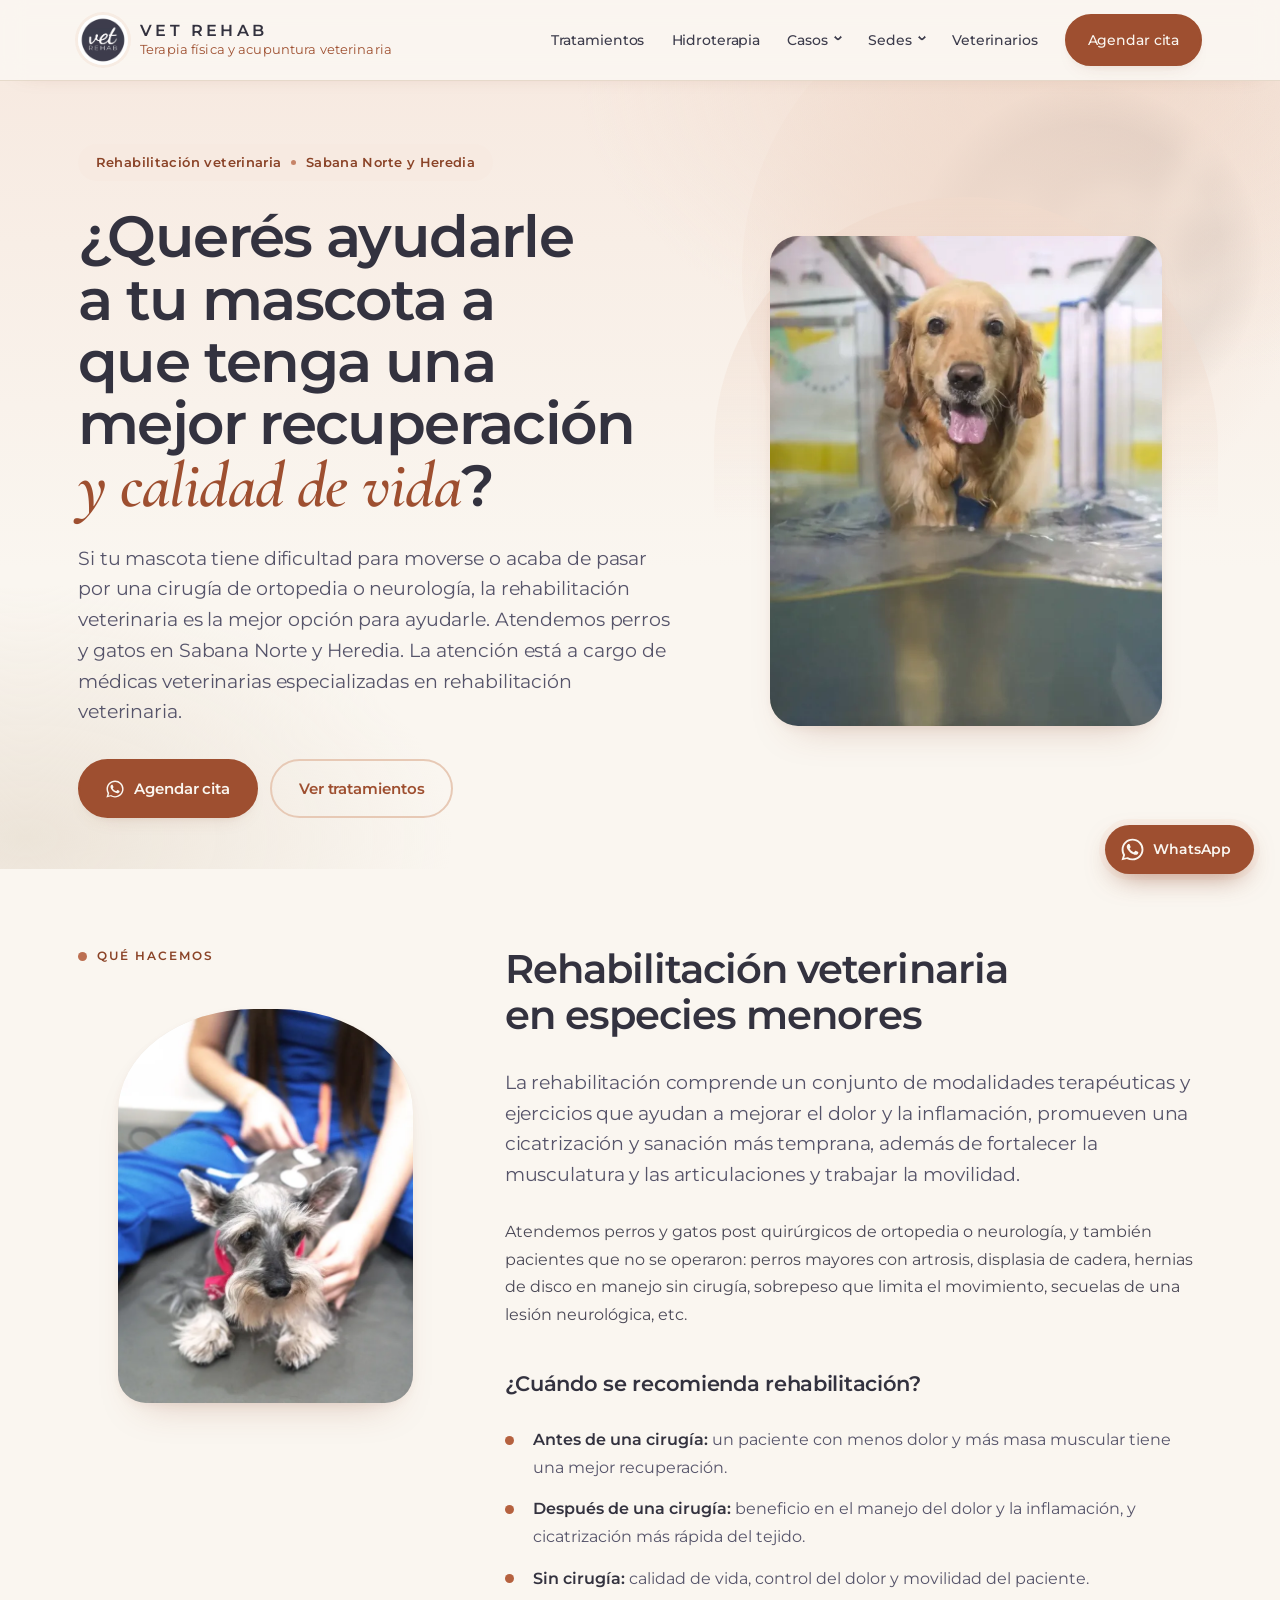
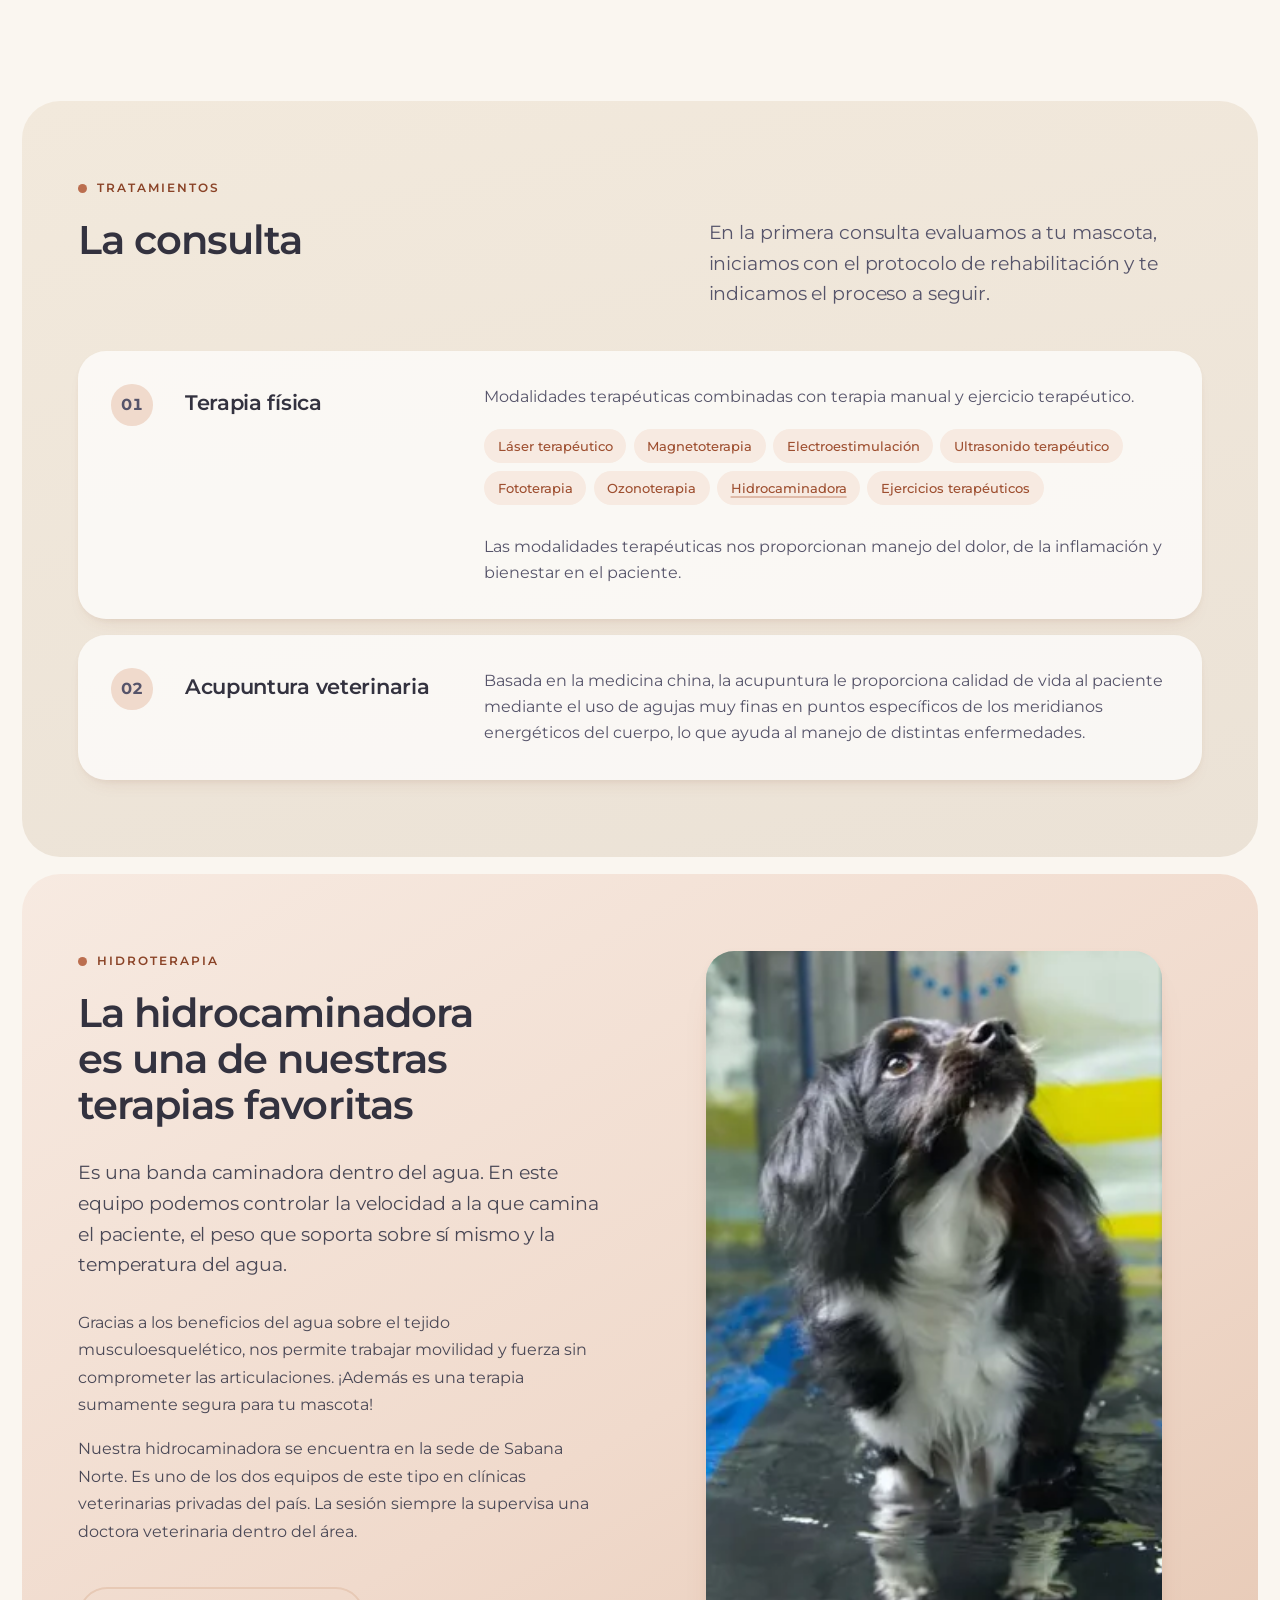
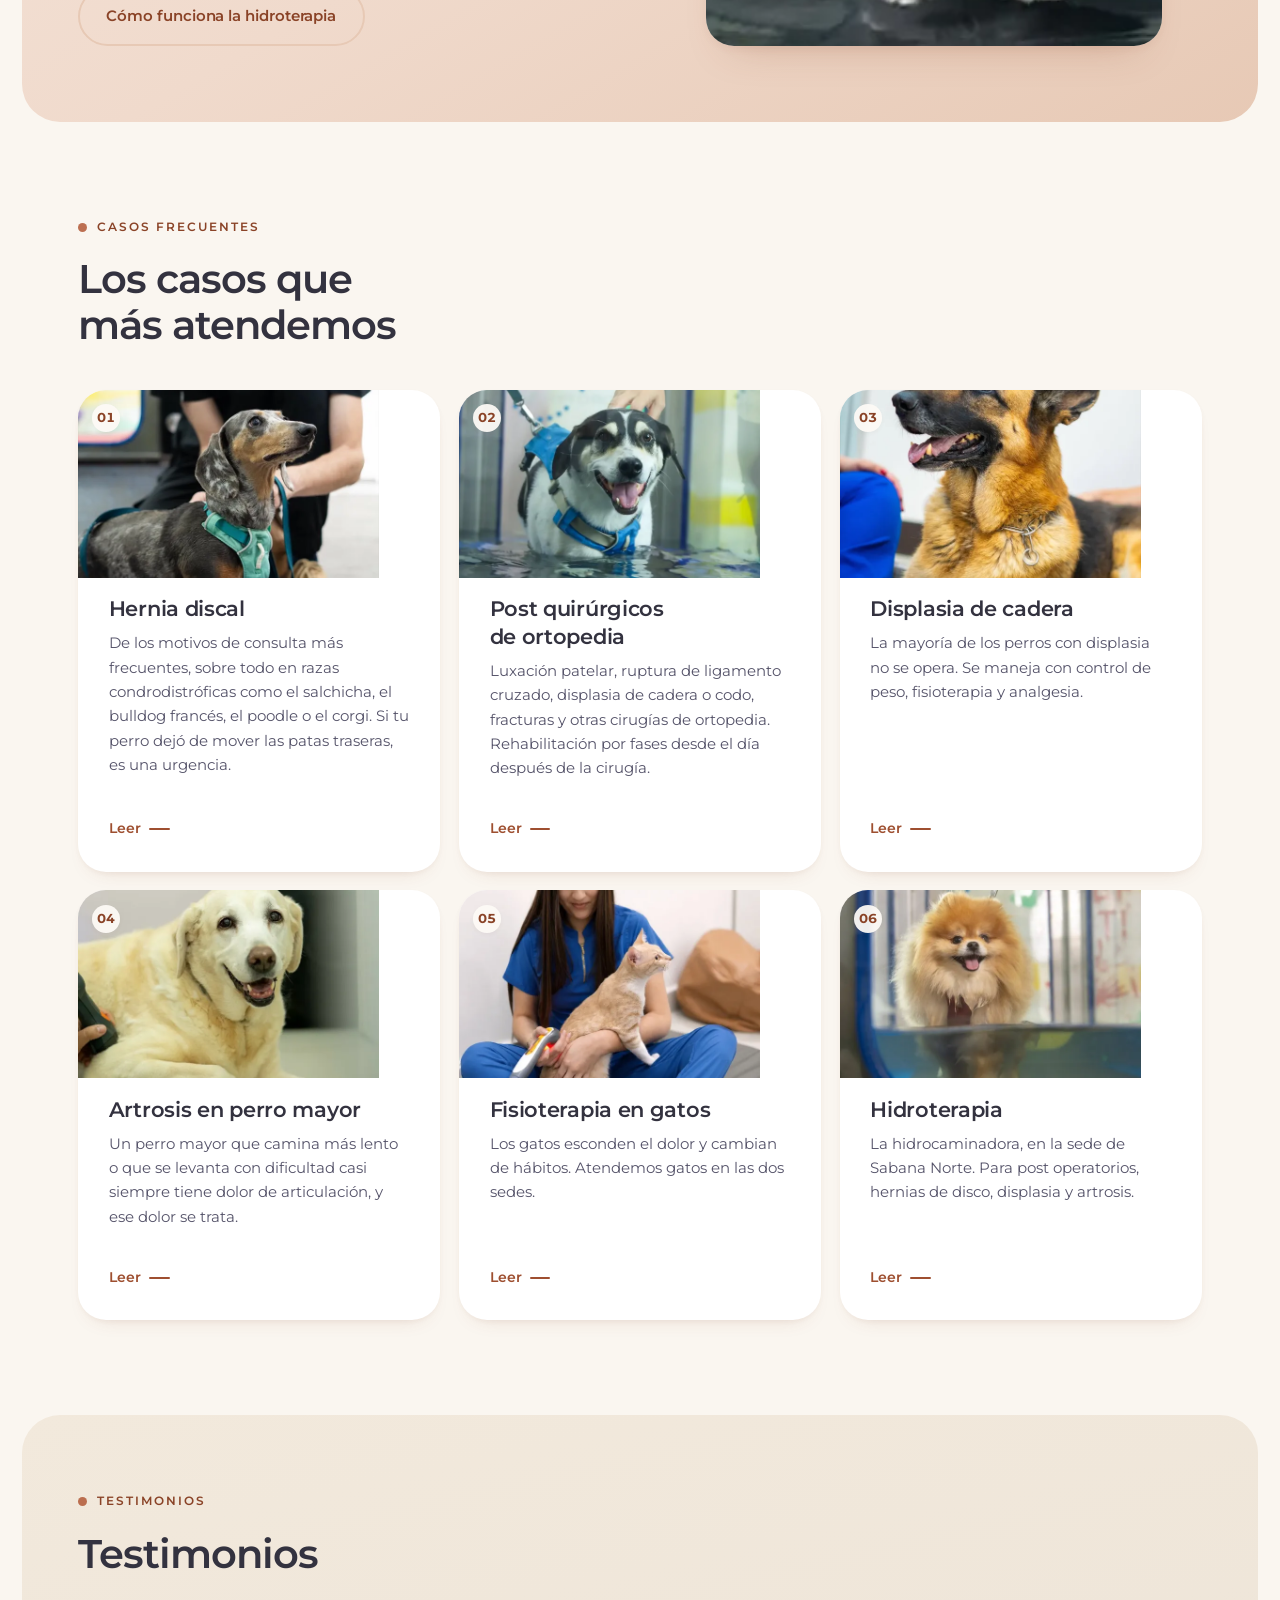
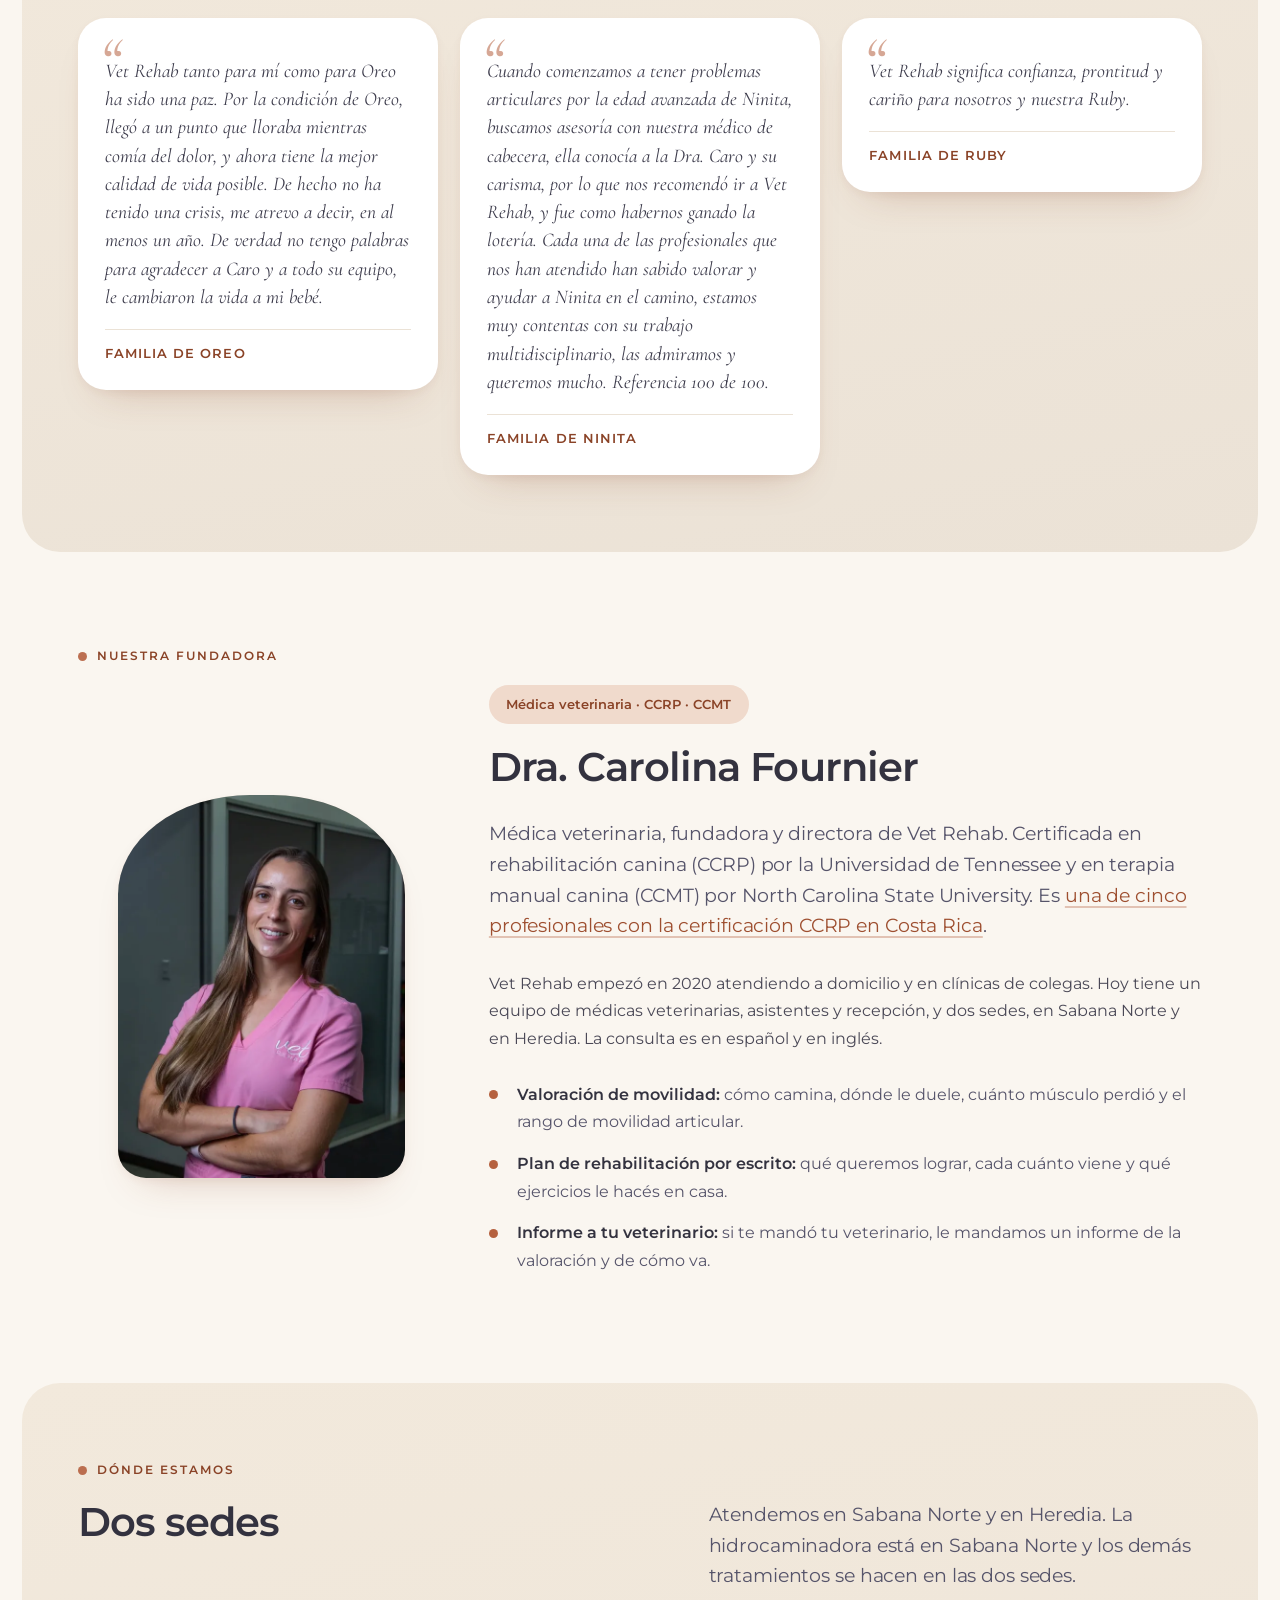
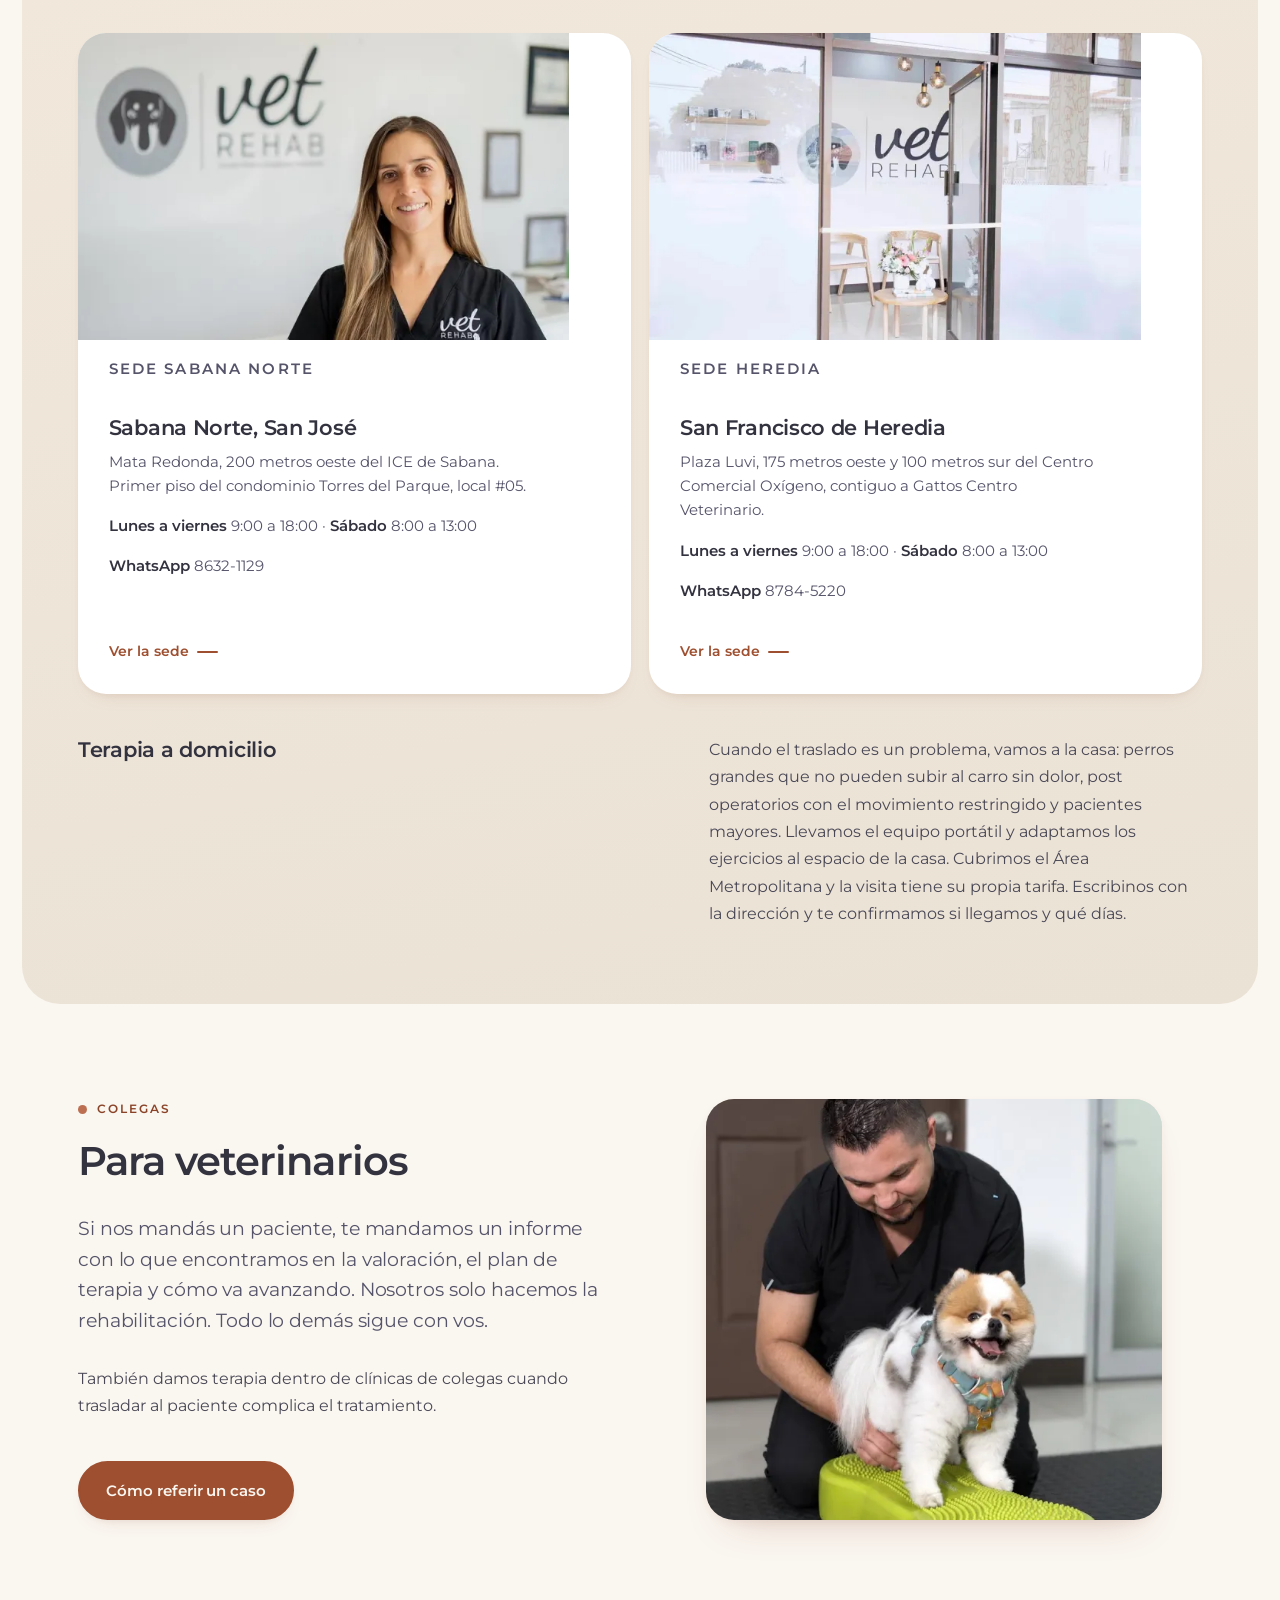
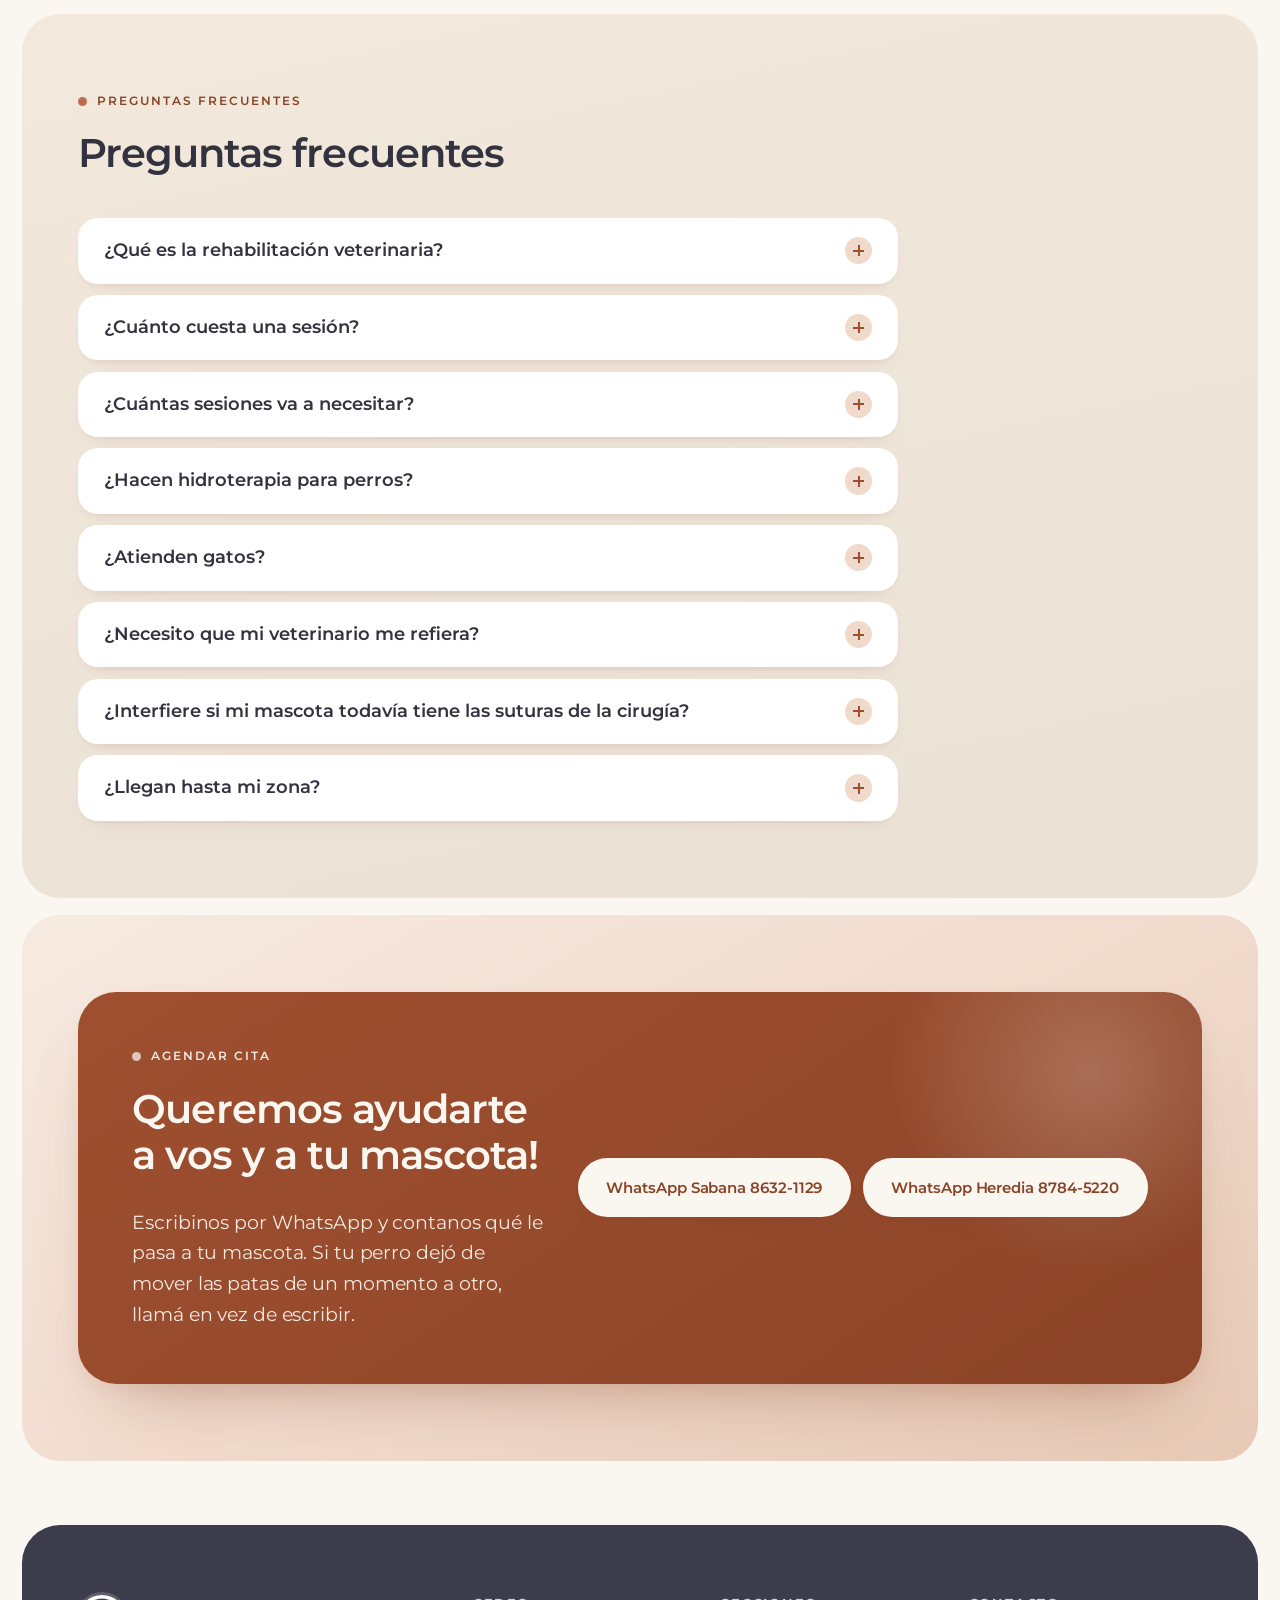
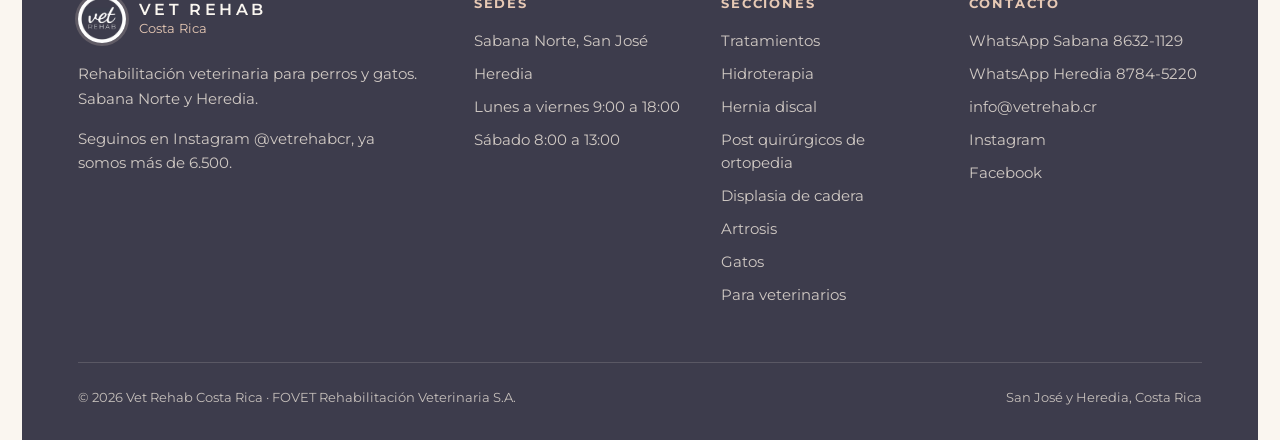
<file: site/index.html>
<!DOCTYPE html>
<html lang="es-CR">
<head>
<meta charset="utf-8">
<meta name="viewport" content="width=device-width, initial-scale=1">
<title>Rehabilitación veterinaria en Costa Rica | Vet Rehab</title>
<meta name="description" content="Rehabilitación veterinaria para perros y gatos en Sabana Norte y Heredia. Terapia física, acupuntura e hidrocaminadora con médicas especializadas.">
<link rel="canonical" href="https://vetrehab.cr/">
<meta property="og:type" content="website">
<meta property="og:locale" content="es_CR">
<meta property="og:site_name" content="Vet Rehab Costa Rica">
<meta property="og:title" content="Rehabilitación veterinaria en Costa Rica | Vet Rehab">
<meta property="og:description" content="Rehabilitación veterinaria para perros y gatos en Sabana Norte y Heredia. Terapia física, acupuntura e hidrocaminadora con médicas especializadas.">
<meta property="og:url" content="https://vetrehab.cr/">
<meta property="og:image" content="https://vetrehab.cr/assets/img/hidrocaminadora-golden-01.jpg">
<meta property="og:image:width" content="1080">
<meta property="og:image:height" content="1350">
<meta property="og:image:alt" content="Rehabilitación veterinaria en Costa Rica | Vet Rehab">
<meta name="twitter:card" content="summary_large_image">
<meta name="twitter:title" content="Rehabilitación veterinaria en Costa Rica | Vet Rehab">
<meta name="twitter:description" content="Rehabilitación veterinaria para perros y gatos en Sabana Norte y Heredia. Terapia física, acupuntura e hidrocaminadora con médicas especializadas.">
<meta name="twitter:image" content="https://vetrehab.cr/assets/img/hidrocaminadora-golden-01.jpg">
<meta name="theme-color" content="#3D3C4C">
<link rel="icon" href="assets/icons/favicon-32.png" sizes="32x32" type="image/png">
<link rel="icon" href="assets/icons/icon-192.png" sizes="192x192" type="image/png">
<link rel="apple-touch-icon" href="assets/icons/apple-touch-icon.png">
<link rel="manifest" href="assets/icons/site.webmanifest">
<link rel="preconnect" href="https://fonts.googleapis.com">
<link rel="preconnect" href="https://fonts.gstatic.com" crossorigin>
<link rel="preload" as="image" type="image/webp" href="assets/img/hidrocaminadora-golden-01.webp" imagesrcset="assets/img/hidrocaminadora-golden-01-640.webp 640w, assets/img/hidrocaminadora-golden-01.webp 1120w" imagesizes="(min-width: 960px) 44vw, 100vw" fetchpriority="high">
<link rel="stylesheet" href="assets/style.css">
<link rel="stylesheet" href="https://fonts.googleapis.com/css2?family=Cormorant+Garamond:ital,wght@1,400;1,500;1,600&amp;family=Montserrat:wght@400;500;600;700&amp;display=swap" media="print" onload="this.media='all'">
<noscript><link rel="stylesheet" href="https://fonts.googleapis.com/css2?family=Cormorant+Garamond:ital,wght@1,400;1,500;1,600&amp;family=Montserrat:wght@400;500;600;700&amp;display=swap"></noscript>
</head>
<body>

<a class="skip" href="#main">Saltar al contenido</a>

<header class="head">
  <div class="wrap head-in">
    <a class="brand" href="index.html" aria-label="Vet Rehab Costa Rica, inicio">
      <img class="brand-mark" src="assets/logo-vetrehab.jpg" width="50" height="50" alt="Logotipo de Vet Rehab Costa Rica" decoding="async">
      <span class="brand-txt">
        <span class="brand-word">Vet Rehab</span>
        <span class="brand-sub">Terapia física y acupuntura veterinaria</span>
      </span>
    </a>
    <button class="burger" id="burger" aria-expanded="false" aria-controls="nav" aria-label="Abrir menú">
      <span></span><span></span><span></span>
    </button>
    <nav class="nav" id="nav" aria-label="Navegación principal">
      <ul class="nav-list">
        <li><a href="index.html#servicios">Tratamientos</a></li>
        <li><a href="hidroterapia-perros.html">Hidroterapia</a></li>
        <li>
          <details>
            <summary>Casos</summary>
            <ul class="sub">
              <li><a href="hernia-discal-perros.html">Hernia discal</a></li>
              <li><a href="ligamento-cruzado-perro.html">Post quirúrgicos de ortopedia</a></li>
              <li><a href="displasia-cadera-perros.html">Displasia de cadera</a></li>
              <li><a href="artrosis-perro-mayor.html">Artrosis en perro mayor</a></li>
              <li><a href="fisioterapia-gatos.html">Fisioterapia en gatos</a></li>
            </ul>
          </details>
        </li>
        <li>
          <details>
            <summary>Sedes</summary>
            <ul class="sub">
              <li><a href="sede-sabana.html">Sabana Norte</a></li>
              <li><a href="sede-heredia.html">Heredia</a></li>
            </ul>
          </details>
        </li>
        <li><a href="para-veterinarios.html">Veterinarios</a></li>
        <li class="nav-cta"><a class="btn btn-sm" href="https://wa.me/50686321129?text=Hola%2C%20quisiera%20informaci%C3%B3n%20sobre%20rehabilitaci%C3%B3n%20para%20mi%20mascota" rel="noopener">Agendar cita</a></li>
      </ul>
    </nav>
  </div>
</header>

<main id="main">

<section class="hero">
  <img class="hero-disc" src="assets/logo-vetrehab.jpg" alt="" aria-hidden="true" width="640" height="640" decoding="async">
  <div class="wrap">
    <div class="hero-grid">
      <div>
        <p class="hero-kicker rise rise-1">
          <span>Rehabilitación veterinaria</span>
          <span class="dot" aria-hidden="true"></span>
          <span>Sabana Norte y Heredia</span>
        </p>
        <h1 class="rise rise-2">¿Querés ayudarle a tu mascota a que tenga una mejor recuperación <span class="nowrap"><em>y calidad de vida</em>?</span></h1>
        <p class="lead hero-lead rise rise-3">Si tu mascota tiene dificultad para moverse o acaba de pasar por una cirugía de ortopedia o neurología, la rehabilitación veterinaria es la mejor opción para ayudarle. Atendemos perros y gatos en Sabana Norte y Heredia. La atención está a cargo de médicas veterinarias especializadas en rehabilitación veterinaria.</p>
        <div class="btns rise rise-4">
          <a class="btn" href="https://wa.me/50686321129?text=Hola%2C%20quisiera%20informaci%C3%B3n%20sobre%20rehabilitaci%C3%B3n%20para%20mi%20mascota" rel="noopener">
            <svg viewBox="0 0 24 24" aria-hidden="true"><path d="M17.47 14.38c-.3-.15-1.76-.87-2.03-.97-.27-.1-.47-.15-.67.15-.2.3-.77.97-.94 1.17-.17.2-.35.22-.65.07-.3-.15-1.26-.46-2.4-1.48-.89-.79-1.49-1.77-1.66-2.07-.17-.3-.02-.46.13-.61.13-.13.3-.35.45-.52.15-.17.2-.3.3-.5.1-.2.05-.37-.02-.52-.07-.15-.67-1.61-.92-2.21-.24-.58-.49-.5-.67-.51h-.57c-.2 0-.52.07-.79.37-.27.3-1.04 1.02-1.04 2.48s1.07 2.88 1.22 3.08c.15.2 2.1 3.2 5.08 4.49.71.31 1.26.49 1.69.63.71.23 1.36.19 1.87.12.57-.09 1.76-.72 2.01-1.41.25-.69.25-1.29.17-1.41-.07-.12-.27-.2-.57-.35zM12.04 21.5h-.01a9.4 9.4 0 0 1-4.79-1.31l-.34-.2-3.56.93.95-3.47-.22-.36a9.38 9.38 0 0 1-1.44-5.01c0-5.19 4.23-9.41 9.42-9.41 2.52 0 4.88.98 6.66 2.76a9.35 9.35 0 0 1 2.76 6.66c0 5.19-4.23 9.41-9.43 9.41zm8.02-17.43A11.36 11.36 0 0 0 12.04.75C5.76.75.65 5.86.65 12.14c0 2.01.53 3.97 1.53 5.7L.55 23.25l5.55-1.46a11.36 11.36 0 0 0 5.94 1.52h.01c6.28 0 11.39-5.11 11.39-11.39 0-3.04-1.19-5.9-3.34-8.05z"/></svg>
            Agendar cita
          </a>
          <a class="btn btn-ghost" href="#servicios">Ver tratamientos</a>
        </div>
      </div>

      <div class="hero-side rise rise-4">
        <figure class="photo has-img hero-photo"><picture><source type="image/webp" srcset="assets/img/hidrocaminadora-golden-01-640.webp 640w, assets/img/hidrocaminadora-golden-01.webp 1120w" sizes="(min-width: 960px) 44vw, 100vw"><img src="assets/img/hidrocaminadora-golden-01.jpg" alt="Golden retriever caminando dentro de la hidrocaminadora con el agua a la altura del pecho" width="1080" height="1350" decoding="async" fetchpriority="high"></picture></figure>
      </div>
    </div>
  </div>
</section>

<section class="sec">
  <div class="wrap">
    <div class="split">
      <div>
        <p class="eyebrow">Qué hacemos</p>
        <figure class="photo has-img photo-tall mt-3"><picture><source type="image/webp" srcset="assets/img/electroestimulacion-schnauzer-01-640.webp 640w, assets/img/electroestimulacion-schnauzer-01.webp 1120w" sizes="(min-width: 900px) 50vw, 100vw"><img src="assets/img/electroestimulacion-schnauzer-01.jpg" alt="Schnauzer echado mientras la terapeuta le coloca los electrodos de electroestimulación en el lomo" loading="lazy" decoding="async"></picture></figure>
      </div>
      <div>
        <h2>Rehabilitación veterinaria en especies menores</h2>
        <p class="lead mt-2">La rehabilitación comprende un conjunto de modalidades terapéuticas y ejercicios que ayudan a mejorar el dolor y la inflamación, promueven una cicatrización y sanación más temprana, además de fortalecer la musculatura y las articulaciones y trabajar la movilidad.</p>
        <p class="mt-2">Atendemos perros y gatos post quirúrgicos de ortopedia o neurología, y también pacientes que no se operaron: perros mayores con artrosis, displasia de cadera, hernias de disco en manejo sin cirugía, sobrepeso que limita el movimiento, secuelas de una lesión neurológica, etc.</p>
        <h3 class="mt-3">¿Cuándo se recomienda rehabilitación?</h3>
        <ul class="list-check mt-2">
          <li><b>Antes de una cirugía:</b> un paciente con menos dolor y más masa muscular tiene una mejor recuperación.</li>
          <li><b>Después de una cirugía:</b> beneficio en el manejo del dolor y la inflamación, y cicatrización más rápida del tejido.</li>
          <li><b>Sin cirugía:</b> calidad de vida, control del dolor y movilidad del paciente.</li>
        </ul>
      </div>
    </div>
  </div>
</section>

<section class="sec sec-sand" id="servicios">
  <div class="wrap">
    <p class="eyebrow">Tratamientos</p>
    <div class="split split-wide-left mb-2">
      <h2>La consulta</h2>
      <div>
        <p class="lead">En la primera consulta evaluamos a tu mascota, iniciamos con el protocolo de rehabilitación y te indicamos el proceso a seguir.</p>
      </div>
    </div>

    <div class="svc mt-3">
      <article class="svc-item" id="terapia-fisica">
        <div class="svc-in">
          <p class="svc-n">01</p>
          <h3>Terapia física</h3>
          <div>
            <p>Modalidades terapéuticas combinadas con terapia manual y ejercicio terapéutico.</p>
            <ul class="svc-tags">
              <li>Láser terapéutico</li>
              <li>Magnetoterapia</li>
              <li>Electroestimulación</li>
              <li>Ultrasonido terapéutico</li>
              <li>Fototerapia</li>
              <li>Ozonoterapia</li>
              <li><a href="hidroterapia-perros.html">Hidrocaminadora</a></li>
              <li>Ejercicios terapéuticos</li>
            </ul>
            <p class="mt-2">Las modalidades terapéuticas nos proporcionan manejo del dolor, de la inflamación y bienestar en el paciente.</p>
          </div>
        </div>
      </article>

      <article class="svc-item" id="acupuntura">
        <div class="svc-in">
          <p class="svc-n">02</p>
          <h3>Acupuntura veterinaria</h3>
          <div>
            <p>Basada en la medicina china, la acupuntura le proporciona calidad de vida al paciente mediante el uso de agujas muy finas en puntos específicos de los meridianos energéticos del cuerpo, lo que ayuda al manejo de distintas enfermedades.</p>
          </div>
        </div>
      </article>
    </div>
  </div>
</section>

<section class="sec sec-ink">
  <div class="wrap">
    <div class="split split-even">
      <div>
        <p class="eyebrow">Hidroterapia</p>
        <h2>La hidrocaminadora es una de nuestras terapias favoritas</h2>
        <p class="lead mt-2">Es una banda caminadora dentro del agua. En este equipo podemos controlar la velocidad a la que camina el paciente, el peso que soporta sobre sí mismo y la temperatura del agua.</p>
        <p class="mt-2">Gracias a los beneficios del agua sobre el tejido musculoesquelético, nos permite trabajar movilidad y fuerza sin comprometer las articulaciones. ¡Además es una terapia sumamente segura para tu mascota!</p>
        <p>Nuestra hidrocaminadora se encuentra en la sede de Sabana Norte. Es uno de los dos equipos de este tipo en clínicas veterinarias privadas del país. La sesión siempre la supervisa una doctora veterinaria dentro del área.</p>
        <div class="btns mt-3">
          <a class="btn btn-ghost" href="hidroterapia-perros.html">Cómo funciona la hidroterapia</a>
        </div>
      </div>
      <figure class="photo has-img photo-wide"><picture><source type="image/webp" srcset="assets/img/hidrocaminadora-cocker-01-640.webp 640w, assets/img/hidrocaminadora-cocker-01.webp 1400w" sizes="(min-width: 900px) 50vw, 100vw"><img src="assets/img/hidrocaminadora-cocker-01.jpg" alt="Cocker spaniel caminando dentro de la hidrocaminadora con el agua a la altura del pecho" loading="lazy" decoding="async"></picture></figure>
    </div>
  </div>
</section>

<section class="sec">
  <div class="wrap">
    <p class="eyebrow">Casos frecuentes</p>
    <div class="split split-wide-left mb-2">
      <h2>Los casos que más atendemos</h2>
    </div>

    <div class="grid g-3 grid-index mt-3">
      <a class="card card-link has-img" href="hernia-discal-perros.html">
        <picture><source type="image/webp" srcset="assets/img/terapeuta-dachshund-01-640.webp 640w, assets/img/terapeuta-dachshund-01.webp 788w" sizes="(min-width: 1000px) 380px, (min-width: 720px) 50vw, 100vw"><img class="card-img" src="assets/img/terapeuta-dachshund-01.jpg" alt="Terapeuta sosteniendo de pie a un perro salchicha con arnés de soporte" loading="lazy" decoding="async"></picture>
        <h3>Hernia discal</h3>
        <p>De los motivos de consulta más frecuentes, sobre todo en razas condrodistróficas como el salchicha, el bulldog francés, el poodle o el corgi. Si tu perro dejó de mover las patas traseras, es una urgencia.</p>
        <span class="card-more">Leer</span>
      </a>
      <a class="card card-link has-img" href="ligamento-cruzado-perro.html">
        <picture><source type="image/webp" srcset="assets/img/hidrocaminadora-perro-feliz-01-640.webp 640w, assets/img/hidrocaminadora-perro-feliz-01.webp 1400w" sizes="(min-width: 1000px) 380px, (min-width: 720px) 50vw, 100vw"><img class="card-img" src="assets/img/hidrocaminadora-perro-feliz-01.jpg" alt="Perro caminando dentro de la hidrocaminadora" loading="lazy" decoding="async"></picture>
        <h3>Post quirúrgicos de ortopedia</h3>
        <p>Luxación patelar, ruptura de ligamento cruzado, displasia de cadera o codo, fracturas y otras cirugías de ortopedia. Rehabilitación por fases desde el día después de la cirugía.</p>
        <span class="card-more">Leer</span>
      </a>
      <a class="card card-link has-img" href="displasia-cadera-perros.html">
        <picture><source type="image/webp" srcset="assets/img/paciente-pastor-aleman-01-640.webp 640w, assets/img/paciente-pastor-aleman-01.webp 788w" sizes="(min-width: 1000px) 380px, (min-width: 720px) 50vw, 100vw"><img class="card-img" src="assets/img/paciente-pastor-aleman-01.jpg" alt="Pastor alemán echado en la colchoneta de terapia" loading="lazy" decoding="async"></picture>
        <h3>Displasia de cadera</h3>
        <p>La mayoría de los perros con displasia no se opera. Se maneja con control de peso, fisioterapia y analgesia.</p>
        <span class="card-more">Leer</span>
      </a>
      <a class="card card-link has-img" href="artrosis-perro-mayor.html">
        <picture><source type="image/webp" srcset="assets/img/paciente-labrador-senior-01-640.webp 640w, assets/img/paciente-labrador-senior-01.webp 1120w" sizes="(min-width: 1000px) 380px, (min-width: 720px) 50vw, 100vw"><img class="card-img" src="assets/img/paciente-labrador-senior-01.jpg" alt="Labrador mayor durante una sesión de láser terapéutico" loading="lazy" decoding="async"></picture>
        <h3>Artrosis en perro mayor</h3>
        <p>Un perro mayor que camina más lento o que se levanta con dificultad casi siempre tiene dolor de articulación, y ese dolor se trata.</p>
        <span class="card-more">Leer</span>
      </a>
      <a class="card card-link has-img" href="fisioterapia-gatos.html">
        <picture><source type="image/webp" srcset="assets/img/laser-gato-01-640.webp 640w, assets/img/laser-gato-01.webp 1120w" sizes="(min-width: 1000px) 380px, (min-width: 720px) 50vw, 100vw"><img class="card-img" src="assets/img/laser-gato-01.jpg" alt="Terapeuta aplicando láser terapéutico a un gato" loading="lazy" decoding="async"></picture>
        <h3>Fisioterapia en gatos</h3>
        <p>Los gatos esconden el dolor y cambian de hábitos. Atendemos gatos en las dos sedes.</p>
        <span class="card-more">Leer</span>
      </a>
      <a class="card card-link has-img" href="hidroterapia-perros.html">
        <picture><source type="image/webp" srcset="assets/img/hidrocaminadora-pomerania-01-640.webp 640w, assets/img/hidrocaminadora-pomerania-01.webp 1120w" sizes="(min-width: 1000px) 380px, (min-width: 720px) 50vw, 100vw"><img class="card-img" src="assets/img/hidrocaminadora-pomerania-01.jpg" alt="Pomerania caminando dentro de la hidrocaminadora" loading="lazy" decoding="async"></picture>
        <h3>Hidroterapia</h3>
        <p>La hidrocaminadora, en la sede de Sabana Norte. Para post operatorios, hernias de disco, displasia y artrosis.</p>
        <span class="card-more">Leer</span>
      </a>
    </div>
  </div>
</section>

<section class="sec sec-sand">
  <div class="wrap">
    <p class="eyebrow">Testimonios</p>
    <h2 class="mb-2">Testimonios</h2>
    <div class="testimonios mt-3">
      <figure class="testimonio">
        <blockquote><p>Vet Rehab tanto para mí como para Oreo ha sido una paz. Por la condición de Oreo, llegó a un punto que lloraba mientras comía del dolor, y ahora tiene la mejor calidad de vida posible. De hecho no ha tenido una crisis, me atrevo a decir, en al menos un año. De verdad no tengo palabras para agradecer a Caro y a todo su equipo, le cambiaron la vida a mi bebé.</p></blockquote>
        <figcaption>Familia de Oreo</figcaption>
      </figure>
      <figure class="testimonio">
        <blockquote><p>Cuando comenzamos a tener problemas articulares por la edad avanzada de Ninita, buscamos asesoría con nuestra médico de cabecera, ella conocía a la Dra. Caro y su carisma, por lo que nos recomendó ir a Vet Rehab, y fue como habernos ganado la lotería. Cada una de las profesionales que nos han atendido han sabido valorar y ayudar a Ninita en el camino, estamos muy contentas con su trabajo multidisciplinario, las admiramos y queremos mucho. Referencia 100 de 100.</p></blockquote>
        <figcaption>Familia de Ninita</figcaption>
      </figure>
      <figure class="testimonio">
        <blockquote><p>Vet Rehab significa confianza, prontitud y cariño para nosotros y nuestra Ruby.</p></blockquote>
        <figcaption>Familia de Ruby</figcaption>
      </figure>
    </div>
  </div>
</section>

<section class="sec">
  <div class="wrap">
    <p class="eyebrow">Nuestra fundadora</p>
    <div class="cred">
      <figure class="photo has-img photo-tall"><picture><source type="image/webp" srcset="assets/img/dra-carolina-retrato-01-640.webp 640w, assets/img/dra-carolina-retrato-01.webp 1120w" sizes="(min-width: 900px) 50vw, 100vw"><img src="assets/img/dra-carolina-retrato-01.jpg" alt="Retrato de la Dra. Carolina Fournier con el uniforme de Vet Rehab" loading="lazy" decoding="async"></picture></figure>
      <!-- [CONFIRMAR con Carolina: que esta foto (uniforme rosado, post "Soy la Dra. Carolina", ago 2025) es ella. Pidió foto y resumen de CV de cada doctora: faltan nombres, colegiaturas y fotos de las demás.] -->
      <div>
        <p class="cred-badge">Médica veterinaria &middot; CCRP &middot; CCMT</p>
        <h2>Dra. Carolina Fournier</h2>
        <p class="lead mt-2">Médica veterinaria, fundadora y directora de Vet Rehab. Certificada en rehabilitación canina (CCRP) por la Universidad de Tennessee y en terapia manual canina (CCMT) por North Carolina State University. Es <a href="https://www.ncsuvetce.com/canine-rehab-ccrp/ccrp-costa-rica/" rel="noopener">una de cinco profesionales con la certificación CCRP en Costa Rica</a>.</p>
        <p class="mt-2">Vet Rehab empezó en 2020 atendiendo a domicilio y en clínicas de colegas. Hoy tiene un equipo de médicas veterinarias, asistentes y recepción, y dos sedes, en Sabana Norte y en Heredia. La consulta es en español y en inglés.</p>
        <ul class="list-check mt-2">
          <li><b>Valoración de movilidad:</b> cómo camina, dónde le duele, cuánto músculo perdió y el rango de movilidad articular.</li>
          <li><b>Plan de rehabilitación por escrito:</b> qué queremos lograr, cada cuánto viene y qué ejercicios le hacés en casa.</li>
          <li><b>Informe a tu veterinario:</b> si te mandó tu veterinario, le mandamos un informe de la valoración y de cómo va.</li>
        </ul>
      </div>
    </div>
  </div>
</section>

<section class="sec sec-sand">
  <div class="wrap">
    <p class="eyebrow">Dónde estamos</p>
    <div class="split split-wide-left mb-2">
      <h2>Dos sedes</h2>
      <p class="lead">Atendemos en Sabana Norte y en Heredia. La hidrocaminadora está en Sabana Norte y los demás tratamientos se hacen en las dos sedes.</p>
    </div>

    <div class="grid g-2 mt-3">
      <a class="card card-link has-img" href="sede-sabana.html">
        <picture><source type="image/webp" srcset="assets/img/dra-caro-recepcion-sabana-01-640.webp 640w, assets/img/dra-caro-recepcion-sabana-01.webp 1120w" sizes="(min-width: 1000px) 380px, (min-width: 720px) 50vw, 100vw"><img class="card-img pos-top" src="assets/img/dra-caro-recepcion-sabana-01.jpg" alt="Dra. Carolina Fournier en la recepción de la sede de Sabana Norte" loading="lazy" decoding="async"></picture>
        <p class="micro">Sede Sabana Norte</p>
        <h3 class="mt-1">Sabana Norte, San José</h3>
        <p>Mata Redonda, 200 metros oeste del ICE de Sabana. Primer piso del condominio Torres del Parque, local #05.</p>
        <p><b>Lunes a viernes</b> 9:00 a 18:00 &middot; <b>Sábado</b> 8:00 a 13:00</p>
        <p><b>WhatsApp</b> 8632-1129</p>
        <span class="card-more">Ver la sede</span>
      </a>
      <a class="card card-link has-img" href="sede-heredia.html">
        <picture><source type="image/webp" srcset="assets/img/sede-heredia-fachada-01-640.webp 640w, assets/img/sede-heredia-fachada-01.webp 1400w" sizes="(min-width: 1000px) 380px, (min-width: 720px) 50vw, 100vw"><img class="card-img" src="assets/img/sede-heredia-fachada-01.jpg" alt="Fachada de la sede de Heredia" loading="lazy" decoding="async"></picture>
        <p class="micro">Sede Heredia</p>
        <h3 class="mt-1">San Francisco de Heredia</h3>
        <p>Plaza Luvi, 175 metros oeste y 100 metros sur del Centro Comercial Oxígeno, contiguo a Gattos Centro Veterinario.</p>
        <p><b>Lunes a viernes</b> 9:00 a 18:00 &middot; <b>Sábado</b> 8:00 a 13:00</p>
        <p><b>WhatsApp</b> 8784-5220</p>
        <span class="card-more">Ver la sede</span>
      </a>
    </div>

    <div class="split split-wide-left mt-3" id="domicilio">
      <h3>Terapia a domicilio</h3>
      <p>Cuando el traslado es un problema, vamos a la casa: perros grandes que no pueden subir al carro sin dolor, post operatorios con el movimiento restringido y pacientes mayores. Llevamos el equipo portátil y adaptamos los ejercicios al espacio de la casa. Cubrimos el Área Metropolitana y la visita tiene su propia tarifa. Escribinos con la dirección y te confirmamos si llegamos y qué días.</p>
    </div>
  </div>
</section>

<section class="sec">
  <div class="wrap">
    <div class="split split-even">
      <div>
        <p class="eyebrow">Colegas</p>
        <h2>Para veterinarios</h2>
        <p class="lead mt-2">Si nos mandás un paciente, te mandamos un informe con lo que encontramos en la valoración, el plan de terapia y cómo va avanzando. Nosotros solo hacemos la rehabilitación. Todo lo demás sigue con vos.</p>
        <p class="mt-2">También damos terapia dentro de clínicas de colegas cuando trasladar al paciente complica el tratamiento.</p>
        <div class="btns mt-3">
          <a class="btn" href="para-veterinarios.html">Cómo referir un caso</a>
        </div>
      </div>
      <figure class="photo has-img"><picture><source type="image/webp" srcset="assets/img/equilibrio-pomerania-01-640.webp 640w, assets/img/equilibrio-pomerania-01.webp 1120w" sizes="(min-width: 900px) 50vw, 100vw"><img src="assets/img/equilibrio-pomerania-01.jpg" alt="Terapeuta trabajando equilibrio con un pomerania sobre una plataforma" loading="lazy" decoding="async"></picture></figure>
    </div>
  </div>
</section>

<section class="sec sec-sand">
  <div class="wrap wrap-narrow">
    <p class="eyebrow">Preguntas frecuentes</p>
    <h2 class="mb-2">Preguntas frecuentes</h2>

    <div class="faq mt-3">
      <details>
        <summary>¿Qué es la rehabilitación veterinaria?</summary>
        <div class="faq-a"><p>Es un conjunto de modalidades terapéuticas y ejercicios que ayudan a controlar el dolor y la inflamación, promueven una cicatrización más temprana y fortalecen la musculatura y las articulaciones. La usamos antes y después de cirugías de ortopedia o neurología, y también en pacientes que no se operaron.</p></div>
      </details>
      <details>
        <summary>¿Cuánto cuesta una sesión?</summary>
        <div class="faq-a"><p>Los precios de la valoración, de las sesiones en clínica y de la visita a domicilio te los mandamos por WhatsApp. Contanos qué le pasa a tu mascota y de qué zona venís.</p></div>
        <!-- [PENDIENTE: Carolina pidió publicar los precios en lista. Sustituir este párrafo por la lista cuando los mande.] -->
      </details>
      <details>
        <summary>¿Cuántas sesiones va a necesitar?</summary>
        <div class="faq-a"><p>Cada paciente y cada recuperación son distintos, por lo que debemos evaluarlo primero para poder darte un estimado de sesiones para una recuperación exitosa.</p></div>
      </details>
      <details>
        <summary>¿Hacen hidroterapia para perros?</summary>
        <div class="faq-a"><p>Sí, con la hidrocaminadora de la sede de Sabana Norte. La usamos en post operatorios, hernias de disco, displasia de cadera y artrosis. <a href="hidroterapia-perros.html">Cómo funciona la hidroterapia</a>.</p></div>
      </details>
      <details>
        <summary>¿Atienden gatos?</summary>
        <div class="faq-a"><p>Claro. En ambas sedes atendemos gatos también. <a href="fisioterapia-gatos.html">Más sobre fisioterapia en gatos</a>.</p></div>
      </details>
      <details>
        <summary>¿Necesito que mi veterinario me refiera?</summary>
        <div class="faq-a"><p>Trabajamos con muchos pacientes referidos directamente por colegas ortopedistas, pero no es necesario que te refieran. Te van a atender médicas veterinarias capacitadas para examinar a tu mascota y orientarte en los pasos a seguir. Si ya tenés exámenes como radiografías, TAC o resonancia, traelos a la consulta.</p></div>
      </details>
      <details>
        <summary>¿Interfiere si mi mascota todavía tiene las suturas de la cirugía?</summary>
        <div class="faq-a"><p>Para nada. De hecho, cuanto antes se inicie el proceso de rehabilitación después de una cirugía de ortopedia o neurología, mejor.</p></div>
      </details>
      <details>
        <summary>¿Llegan hasta mi zona?</summary>
        <div class="faq-a"><p>Tenemos sede en Sabana Norte y en Heredia, y hacemos visitas a domicilio en el Área Metropolitana. Escribinos con la dirección y te confirmamos si llegamos y qué días.</p></div>
      </details>
    </div>
  </div>
</section>

<section class="sec sec-ink">
  <div class="wrap">
    <div class="cta-band">
      <div>
        <p class="eyebrow">Agendar cita</p>
        <h2>Queremos ayudarte a vos y a tu mascota!</h2>
        <p class="lead mt-2">Escribinos por WhatsApp y contanos qué le pasa a tu mascota. Si tu perro dejó de mover las patas de un momento a otro, llamá en vez de escribir.</p>
      </div>
      <div class="btns">
        <a class="btn" href="https://wa.me/50686321129?text=Hola%2C%20quisiera%20informaci%C3%B3n%20sobre%20rehabilitaci%C3%B3n%20para%20mi%20mascota" rel="noopener">WhatsApp Sabana 8632-1129</a>
        <a class="btn" href="https://wa.me/50687845220?text=Hola%2C%20quisiera%20informaci%C3%B3n%20sobre%20rehabilitaci%C3%B3n%20para%20mi%20mascota" rel="noopener">WhatsApp Heredia 8784-5220</a>
      </div>
    </div>
  </div>
</section>

</main>

<footer class="foot">
  <div class="wrap">
    <div class="foot-grid">
      <div>
        <div class="foot-mark">
          <img src="assets/logo-vetrehab.jpg" width="46" height="46" alt="" decoding="async">
          <span class="brand-txt">
            <span class="brand-word">Vet Rehab</span>
            <span class="brand-sub">Costa Rica</span>
          </span>
        </div>
        <p>Rehabilitación veterinaria para perros y gatos. Sabana Norte y Heredia.</p>
        <p>Seguinos en Instagram <a href="https://www.instagram.com/vetrehabcr/" rel="noopener">@vetrehabcr</a>, ya somos más de 6.500.</p>
      </div>
      <div>
        <h4>Sedes</h4>
        <ul>
          <li><a href="sede-sabana.html">Sabana Norte, San José</a></li>
          <li><a href="sede-heredia.html">Heredia</a></li>
          <li>Lunes a viernes 9:00 a 18:00</li>
          <li>Sábado 8:00 a 13:00</li>
        </ul>
      </div>
      <div>
        <h4>Secciones</h4>
        <ul>
          <li><a href="index.html#servicios">Tratamientos</a></li>
          <li><a href="hidroterapia-perros.html">Hidroterapia</a></li>
          <li><a href="hernia-discal-perros.html">Hernia discal</a></li>
          <li><a href="ligamento-cruzado-perro.html">Post quirúrgicos de ortopedia</a></li>
          <li><a href="displasia-cadera-perros.html">Displasia de cadera</a></li>
          <li><a href="artrosis-perro-mayor.html">Artrosis</a></li>
          <li><a href="fisioterapia-gatos.html">Gatos</a></li>
          <li><a href="para-veterinarios.html">Para veterinarios</a></li>
        </ul>
      </div>
      <div>
        <h4>Contacto</h4>
        <ul>
          <li><a href="https://wa.me/50686321129" rel="noopener">WhatsApp Sabana 8632-1129</a></li>
          <li><a href="https://wa.me/50687845220" rel="noopener">WhatsApp Heredia 8784-5220</a></li>
          <li><a href="mailto:info@vetrehab.cr">info@vetrehab.cr</a></li>
          <li><a href="https://www.instagram.com/vetrehabcr/" rel="noopener">Instagram</a></li>
          <li><a href="https://www.facebook.com/vetrehabcr/" rel="noopener">Facebook</a></li>
        </ul>
      </div>
    </div>
    <div class="foot-base">
      <span>&copy; 2026 Vet Rehab Costa Rica &middot; FOVET Rehabilitación Veterinaria S.A.</span>
      <span>San José y Heredia, Costa Rica</span>
    </div>
  </div>
</footer>

<a class="wa" href="https://wa.me/50686321129?text=Hola%2C%20quisiera%20informaci%C3%B3n%20sobre%20rehabilitaci%C3%B3n%20para%20mi%20mascota" rel="noopener" aria-label="Escribir por WhatsApp a Vet Rehab Costa Rica">
  <svg viewBox="0 0 24 24" aria-hidden="true"><path d="M17.47 14.38c-.3-.15-1.76-.87-2.03-.97-.27-.1-.47-.15-.67.15-.2.3-.77.97-.94 1.17-.17.2-.35.22-.65.07-.3-.15-1.26-.46-2.4-1.48-.89-.79-1.49-1.77-1.66-2.07-.17-.3-.02-.46.13-.61.13-.13.3-.35.45-.52.15-.17.2-.3.3-.5.1-.2.05-.37-.02-.52-.07-.15-.67-1.61-.92-2.21-.24-.58-.49-.5-.67-.51h-.57c-.2 0-.52.07-.79.37-.27.3-1.04 1.02-1.04 2.48s1.07 2.88 1.22 3.08c.15.2 2.1 3.2 5.08 4.49.71.31 1.26.49 1.69.63.71.23 1.36.19 1.87.12.57-.09 1.76-.72 2.01-1.41.25-.69.25-1.29.17-1.41-.07-.12-.27-.2-.57-.35zM12.04 21.5h-.01a9.4 9.4 0 0 1-4.79-1.31l-.34-.2-3.56.93.95-3.47-.22-.36a9.38 9.38 0 0 1-1.44-5.01c0-5.19 4.23-9.41 9.42-9.41 2.52 0 4.88.98 6.66 2.76a9.35 9.35 0 0 1 2.76 6.66c0 5.19-4.23 9.41-9.43 9.41zm8.02-17.43A11.36 11.36 0 0 0 12.04.75C5.76.75.65 5.86.65 12.14c0 2.01.53 3.97 1.53 5.7L.55 23.25l5.55-1.46a11.36 11.36 0 0 0 5.94 1.52h.01c6.28 0 11.39-5.11 11.39-11.39 0-3.04-1.19-5.9-3.34-8.05z"/></svg>
  <span>WhatsApp</span>
</a>

<script src="assets/site.js" defer></script>

<script type="application/ld+json">
{
  "@context": "https://schema.org",
  "@graph": [
    {
      "@type": "Organization",
      "@id": "https://vetrehab.cr/#organization",
      "name": "Vet Rehab Costa Rica",
      "legalName": "FOVET Rehabilitación Veterinaria S.A.",
      "url": "https://vetrehab.cr/",
      "logo": "https://vetrehab.cr/assets/logo-vetrehab.jpg",
      "image": "https://vetrehab.cr/assets/img/hidrocaminadora-golden-01.jpg",
      "description": "Rehabilitación veterinaria para perros y gatos en Sabana Norte y Heredia, Costa Rica.",
      "email": "info@vetrehab.cr",
      "telephone": [
        "+506-8632-1129",
        "+506-8784-5220"
      ],
      "areaServed": [
        {
          "@type": "City",
          "name": "San José"
        },
        {
          "@type": "City",
          "name": "Sabana Norte"
        },
        {
          "@type": "City",
          "name": "Escazú"
        },
        {
          "@type": "City",
          "name": "Santa Ana"
        },
        {
          "@type": "City",
          "name": "Curridabat"
        },
        {
          "@type": "City",
          "name": "Heredia"
        },
        {
          "@type": "City",
          "name": "San Francisco de Heredia"
        },
        {
          "@type": "City",
          "name": "Belén"
        },
        {
          "@type": "City",
          "name": "Santo Domingo de Heredia"
        },
        {
          "@type": "City",
          "name": "Alajuela"
        }
      ],
      "founder": {
        "@id": "https://vetrehab.cr/#carolina"
      },
      "employee": {
        "@id": "https://vetrehab.cr/#carolina"
      },
      "sameAs": [
        "https://www.instagram.com/vetrehabcr/",
        "https://www.facebook.com/vetrehabcr/"
      ],
      "location": [
        {
          "@id": "https://vetrehab.cr/sede-sabana.html#sede"
        },
        {
          "@id": "https://vetrehab.cr/sede-heredia.html#sede"
        }
      ],
      "knowsAbout": [
        "Fisioterapia veterinaria",
        "Rehabilitación veterinaria",
        "Acupuntura veterinaria",
        "Hidroterapia para perros",
        "Hernia discal en perros",
        "Ligamento cruzado en perros",
        "Displasia de cadera",
        "Artrosis en perros mayores",
        "Fisioterapia en gatos"
      ],
      "priceRange": "₡₡"
    },
    {
      "@type": "Person",
      "@id": "https://vetrehab.cr/#carolina",
      "name": "Carolina Fournier",
      "honorificPrefix": "Dra.",
      "jobTitle": "Médica veterinaria especializada en rehabilitación veterinaria",
      "worksFor": {
        "@id": "https://vetrehab.cr/#organization"
      },
      "knowsLanguage": [
        "es",
        "en"
      ],
      "hasCredential": [
        {
          "@type": "EducationalOccupationalCredential",
          "name": "Certified Canine Rehabilitation Practitioner (CCRP), University of Tennessee",
          "credentialCategory": "certification",
          "recognizedBy": {
            "@type": "CollegeOrUniversity",
            "name": "University of Tennessee"
          },
          "url": "https://www.ncsuvetce.com/canine-rehab-ccrp/ccrp-costa-rica/"
        },
        {
          "@type": "EducationalOccupationalCredential",
          "name": "Certified Canine Manual Therapist (CCMT), North Carolina State University",
          "credentialCategory": "certification",
          "recognizedBy": {
            "@type": "CollegeOrUniversity",
            "name": "North Carolina State University"
          }
        }
      ],
      "sameAs": [
        "https://www.ncsuvetce.com/canine-rehab-ccrp/ccrp-costa-rica/",
        "https://www.instagram.com/vetrehabcr/",
        "https://www.facebook.com/vetrehabcr/"
      ],
      "image": "https://vetrehab.cr/assets/img/dra-carolina-retrato-01.jpg"
    },
    {
      "@type": "FAQPage",
      "@id": "https://vetrehab.cr/#faq",
      "mainEntity": [
        {
          "@type": "Question",
          "name": "¿Qué es la rehabilitación veterinaria?",
          "acceptedAnswer": {
            "@type": "Answer",
            "text": "Es un conjunto de modalidades terapéuticas y ejercicios que ayudan a controlar el dolor y la inflamación, promueven una cicatrización más temprana y fortalecen la musculatura y las articulaciones. La usamos antes y después de cirugías de ortopedia o neurología, y también en pacientes que no se operaron."
          }
        },
        {
          "@type": "Question",
          "name": "¿Cuánto cuesta una sesión?",
          "acceptedAnswer": {
            "@type": "Answer",
            "text": "Los precios de la valoración, de las sesiones en clínica y de la visita a domicilio te los mandamos por WhatsApp. Contanos qué le pasa a tu mascota y de qué zona venís."
          }
        },
        {
          "@type": "Question",
          "name": "¿Cuántas sesiones va a necesitar?",
          "acceptedAnswer": {
            "@type": "Answer",
            "text": "Cada paciente y cada recuperación son distintos, por lo que debemos evaluarlo primero para poder darte un estimado de sesiones para una recuperación exitosa."
          }
        },
        {
          "@type": "Question",
          "name": "¿Hacen hidroterapia para perros?",
          "acceptedAnswer": {
            "@type": "Answer",
            "text": "Sí, con la hidrocaminadora de la sede de Sabana Norte. La usamos en post operatorios, hernias de disco, displasia de cadera y artrosis."
          }
        },
        {
          "@type": "Question",
          "name": "¿Atienden gatos?",
          "acceptedAnswer": {
            "@type": "Answer",
            "text": "Claro. En ambas sedes atendemos gatos también. Más sobre fisioterapia en gatos."
          }
        },
        {
          "@type": "Question",
          "name": "¿Necesito que mi veterinario me refiera?",
          "acceptedAnswer": {
            "@type": "Answer",
            "text": "Trabajamos con muchos pacientes referidos directamente por colegas ortopedistas, pero no es necesario que te refieran. Te van a atender médicas veterinarias capacitadas para examinar a tu mascota y orientarte en los pasos a seguir. Si ya tenés exámenes como radiografías, TAC o resonancia, traelos a la consulta."
          }
        },
        {
          "@type": "Question",
          "name": "¿Interfiere si mi mascota todavía tiene las suturas de la cirugía?",
          "acceptedAnswer": {
            "@type": "Answer",
            "text": "Para nada. De hecho, cuanto antes se inicie el proceso de rehabilitación después de una cirugía de ortopedia o neurología, mejor."
          }
        },
        {
          "@type": "Question",
          "name": "¿Llegan hasta mi zona?",
          "acceptedAnswer": {
            "@type": "Answer",
            "text": "Tenemos sede en Sabana Norte y en Heredia, y hacemos visitas a domicilio en el Área Metropolitana. Escribinos con la dirección y te confirmamos si llegamos y qué días."
          }
        }
      ]
    }
  ]
}
</script>

<script type="application/ld+json">
{
  "@context": "https://schema.org",
  "@graph": [
    {
      "@type": "WebSite",
      "@id": "https://vetrehab.cr/#website",
      "url": "https://vetrehab.cr/",
      "name": "Vet Rehab Costa Rica",
      "inLanguage": "es-CR",
      "publisher": {
        "@id": "https://vetrehab.cr/#organization"
      }
    },
    {
      "@type": "WebPage",
      "@id": "https://vetrehab.cr/#webpage",
      "url": "https://vetrehab.cr/",
      "name": "Rehabilitación veterinaria en Costa Rica | Vet Rehab",
      "description": "Rehabilitación veterinaria para perros y gatos en Sabana Norte y Heredia. Terapia física, acupuntura e hidrocaminadora con médicas especializadas.",
      "inLanguage": "es-CR",
      "isPartOf": {
        "@id": "https://vetrehab.cr/#website"
      },
      "primaryImageOfPage": "https://vetrehab.cr/assets/img/hidrocaminadora-golden-01.jpg",
      "dateModified": "2026-10-26",
      "publisher": {
        "@id": "https://vetrehab.cr/#organization"
      },
      "reviewedBy": {
        "@id": "https://vetrehab.cr/#carolina"
      },
      "audience": {
        "@type": "PeopleAudience",
        "audienceType": "Dueños de perros y gatos en Costa Rica"
      }
    }
  ]
}
</script>
</body>
</html>
</file>
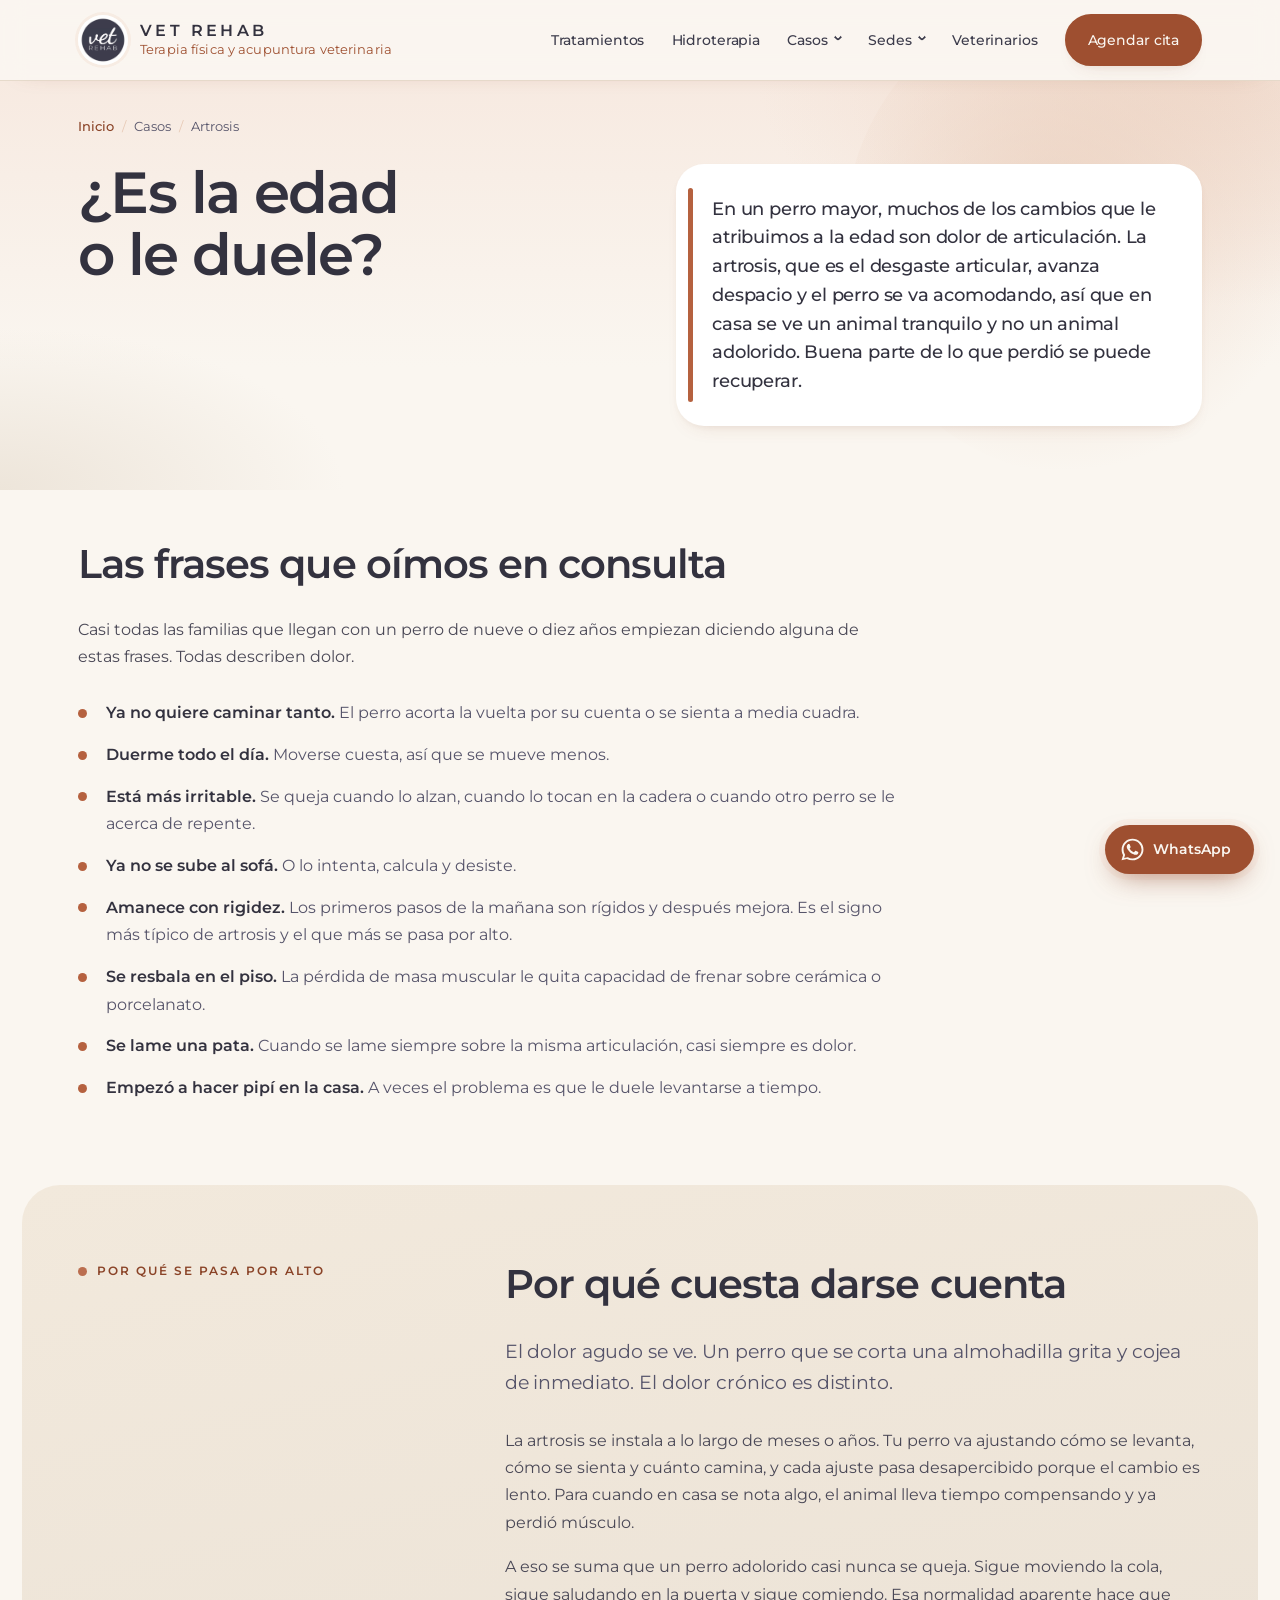
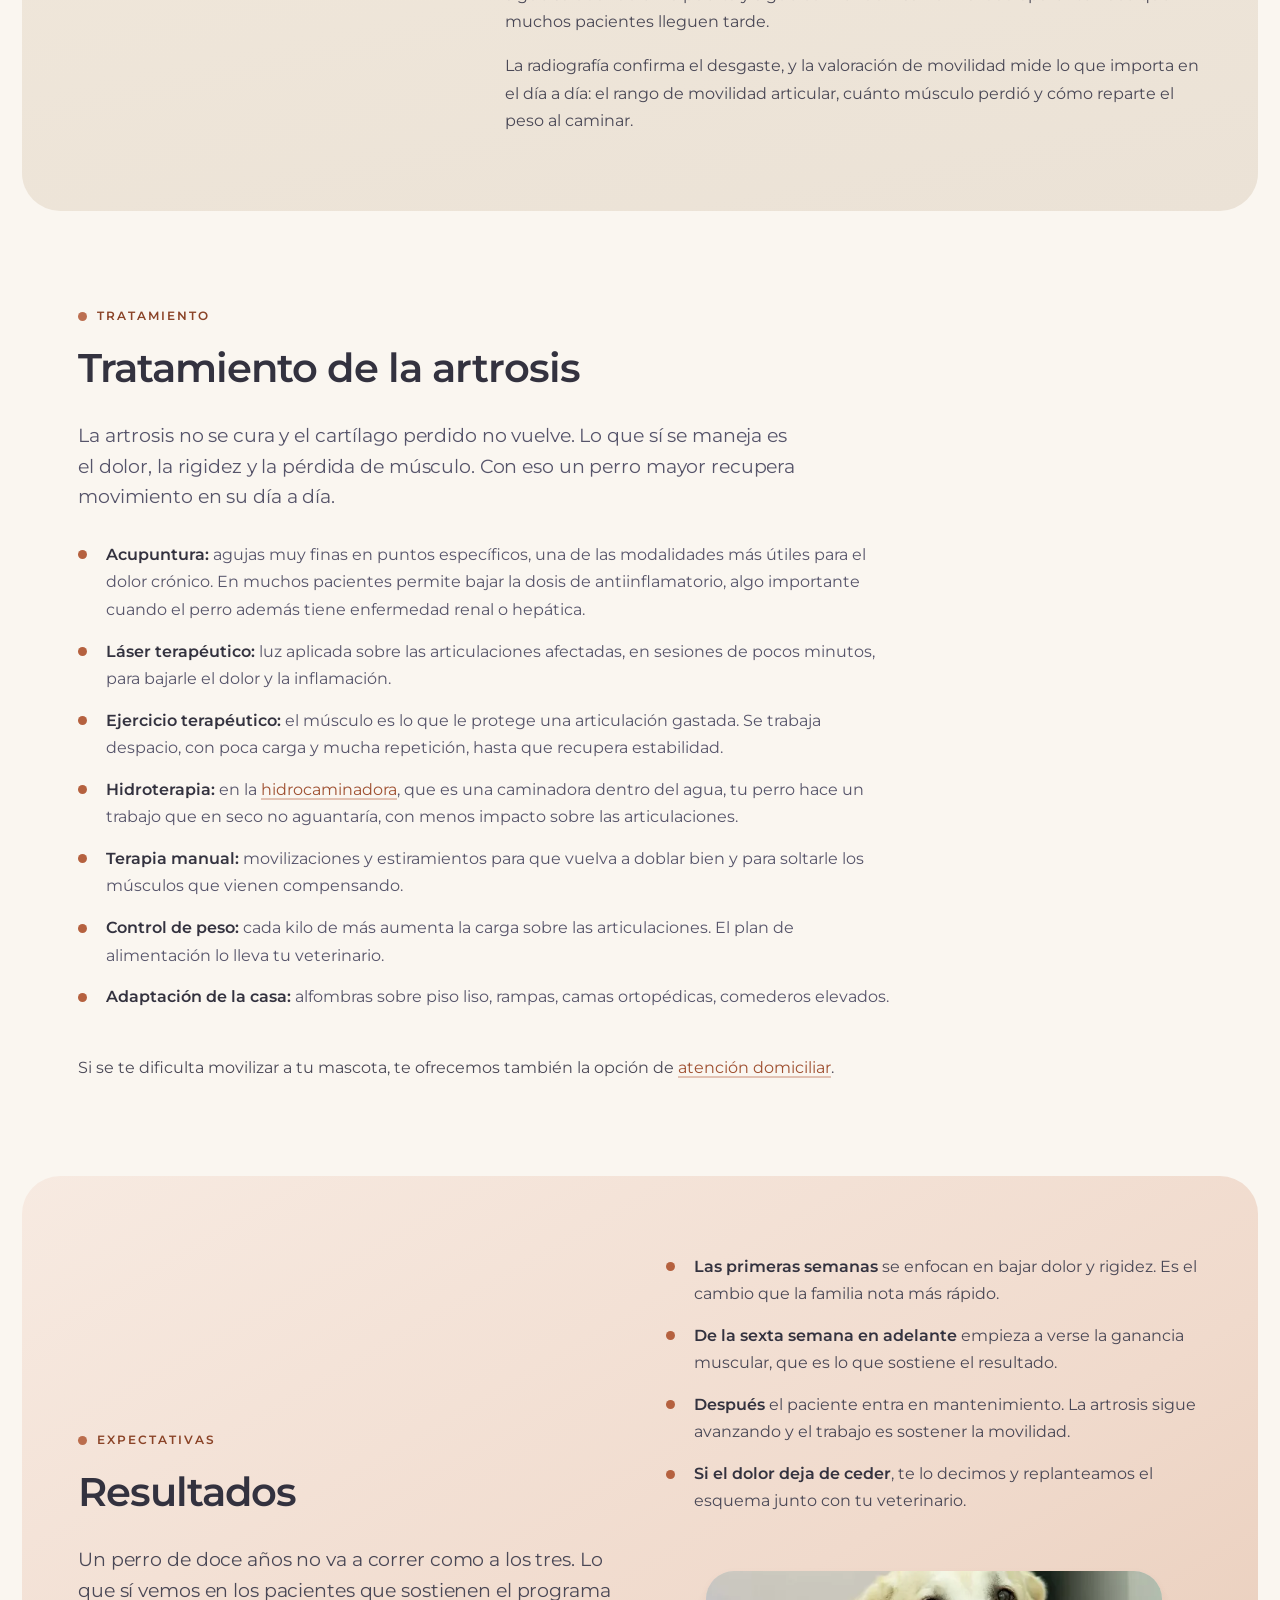
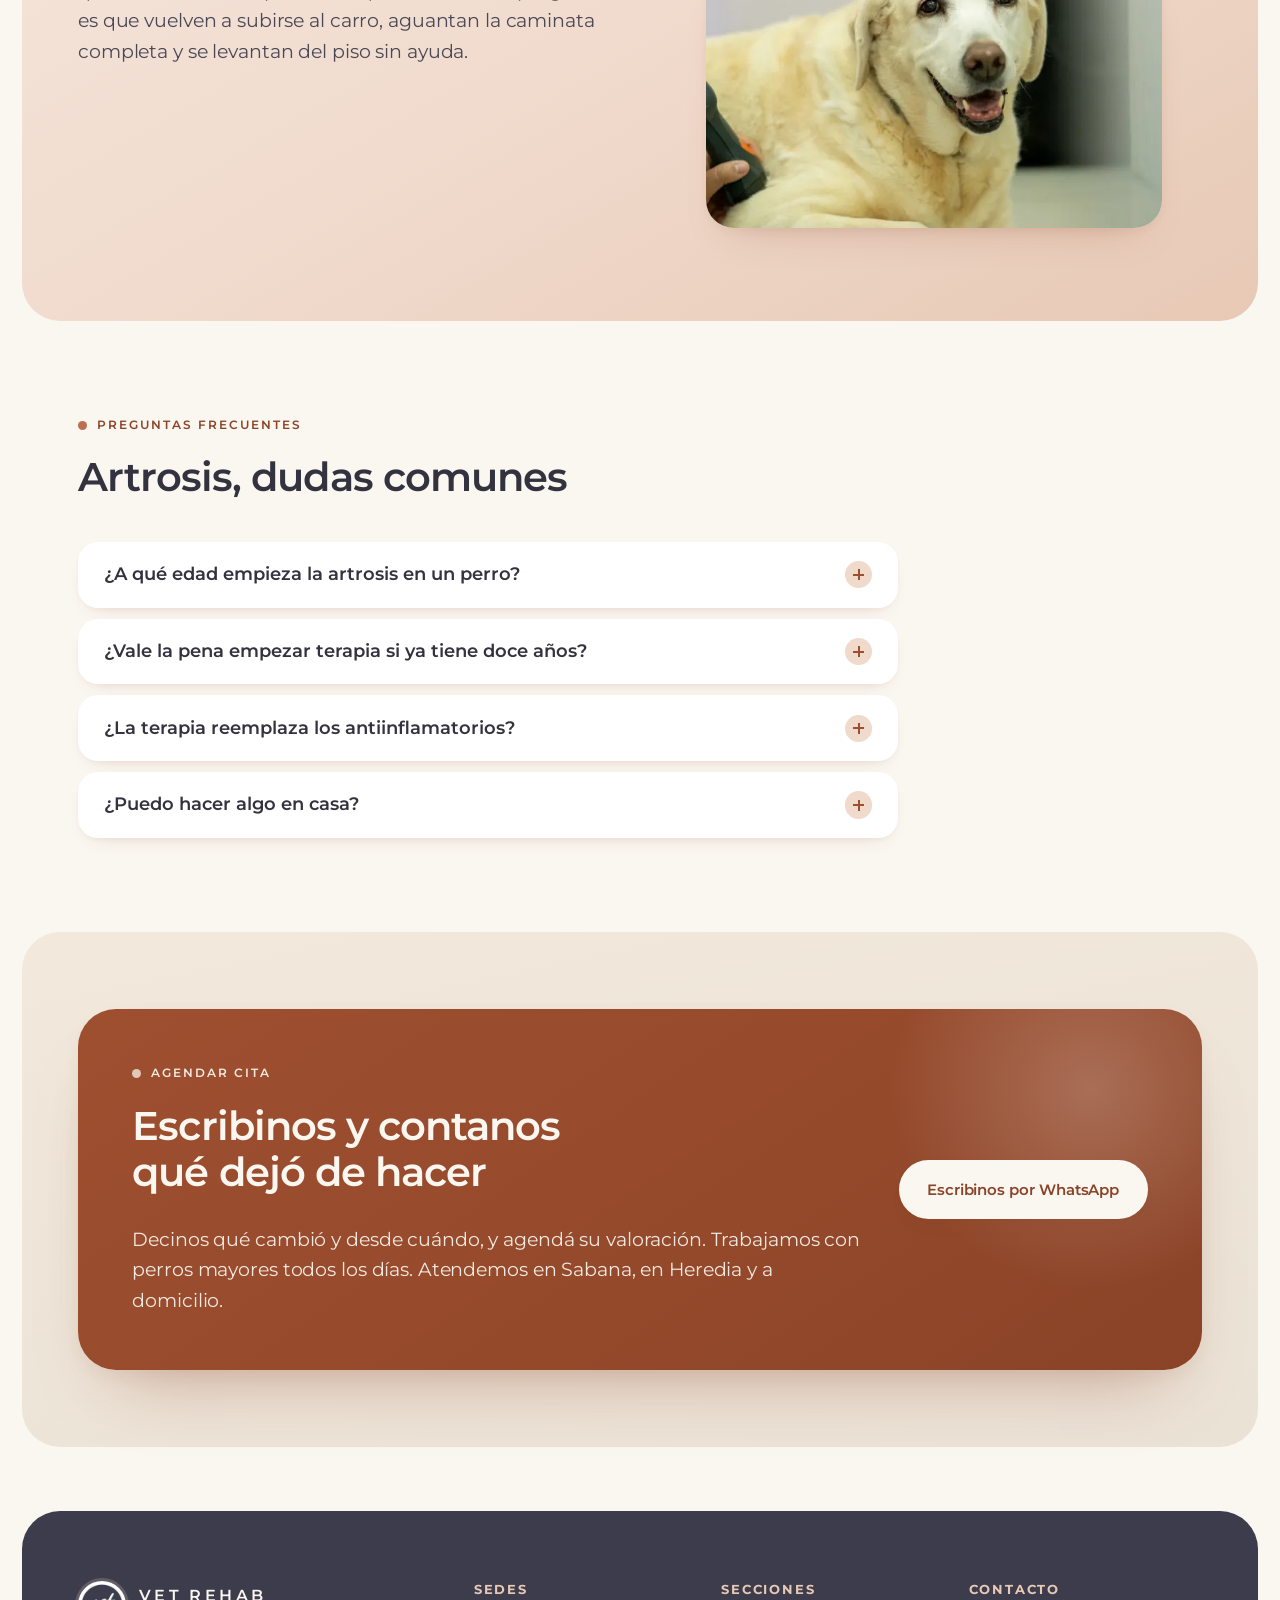
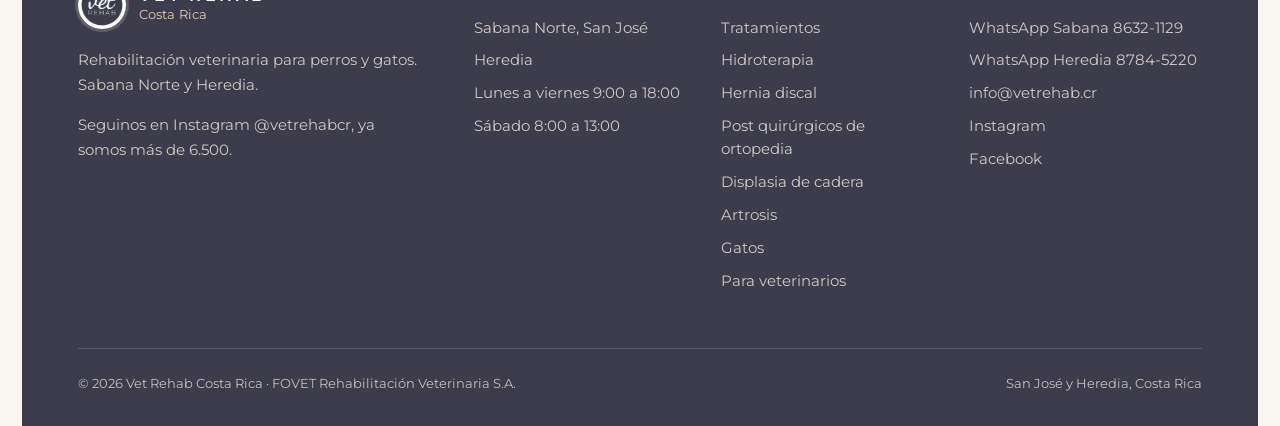
<file: site/artrosis-perro-mayor.html>
<!DOCTYPE html>
<html lang="es-CR">
<head>
<meta charset="utf-8">
<meta name="viewport" content="width=device-width, initial-scale=1">
<title>Artrosis en perros mayores: señales | Vet Rehab CR</title>
<meta name="description" content="¿Tu perro mayor camina más lento o le cuesta levantarse? Señales de artrosis y qué se logra con fisioterapia y acupuntura.">
<link rel="canonical" href="https://vetrehab.cr/artrosis-perro-mayor.html">
<meta property="og:type" content="article">
<meta property="og:locale" content="es_CR">
<meta property="og:site_name" content="Vet Rehab Costa Rica">
<meta property="og:title" content="Artrosis en perros mayores: señales | Vet Rehab CR">
<meta property="og:description" content="¿Tu perro mayor camina más lento o le cuesta levantarse? Señales de artrosis y qué se logra con fisioterapia y acupuntura.">
<meta property="og:url" content="https://vetrehab.cr/artrosis-perro-mayor.html">
<meta property="og:image" content="https://vetrehab.cr/assets/img/paciente-labrador-senior-01.jpg">
<meta property="og:image:width" content="1080">
<meta property="og:image:height" content="1350">
<meta property="og:image:alt" content="Artrosis en perros mayores: señales | Vet Rehab CR">
<meta name="twitter:card" content="summary_large_image">
<meta name="twitter:title" content="Artrosis en perros mayores: señales | Vet Rehab CR">
<meta name="twitter:description" content="¿Tu perro mayor camina más lento o le cuesta levantarse? Señales de artrosis y qué se logra con fisioterapia y acupuntura.">
<meta name="twitter:image" content="https://vetrehab.cr/assets/img/paciente-labrador-senior-01.jpg">
<meta name="theme-color" content="#3D3C4C">
<link rel="icon" href="assets/icons/favicon-32.png" sizes="32x32" type="image/png">
<link rel="icon" href="assets/icons/icon-192.png" sizes="192x192" type="image/png">
<link rel="apple-touch-icon" href="assets/icons/apple-touch-icon.png">
<link rel="manifest" href="assets/icons/site.webmanifest">
<link rel="preconnect" href="https://fonts.googleapis.com">
<link rel="preconnect" href="https://fonts.gstatic.com" crossorigin>
<link rel="stylesheet" href="assets/style.css">
<link rel="stylesheet" href="https://fonts.googleapis.com/css2?family=Cormorant+Garamond:ital,wght@1,400;1,500;1,600&amp;family=Montserrat:wght@400;500;600;700&amp;display=swap" media="print" onload="this.media='all'">
<noscript><link rel="stylesheet" href="https://fonts.googleapis.com/css2?family=Cormorant+Garamond:ital,wght@1,400;1,500;1,600&amp;family=Montserrat:wght@400;500;600;700&amp;display=swap"></noscript>
</head>
<body>

<a class="skip" href="#main">Saltar al contenido</a>

<header class="head">
  <div class="wrap head-in">
    <a class="brand" href="index.html" aria-label="Vet Rehab Costa Rica, inicio">
      <img class="brand-mark" src="assets/logo-vetrehab.jpg" width="50" height="50" alt="Logotipo de Vet Rehab Costa Rica" decoding="async">
      <span class="brand-txt">
        <span class="brand-word">Vet Rehab</span>
        <span class="brand-sub">Terapia física y acupuntura veterinaria</span>
      </span>
    </a>
    <button class="burger" id="burger" aria-expanded="false" aria-controls="nav" aria-label="Abrir menú">
      <span></span><span></span><span></span>
    </button>
    <nav class="nav" id="nav" aria-label="Navegación principal">
      <ul class="nav-list">
        <li><a href="index.html#servicios">Tratamientos</a></li>
        <li><a href="hidroterapia-perros.html">Hidroterapia</a></li>
        <li>
          <details>
            <summary>Casos</summary>
            <ul class="sub">
              <li><a href="hernia-discal-perros.html">Hernia discal</a></li>
              <li><a href="ligamento-cruzado-perro.html">Post quirúrgicos de ortopedia</a></li>
              <li><a href="displasia-cadera-perros.html">Displasia de cadera</a></li>
              <li><a href="artrosis-perro-mayor.html" aria-current="page">Artrosis en perro mayor</a></li>
              <li><a href="fisioterapia-gatos.html">Fisioterapia en gatos</a></li>
            </ul>
          </details>
        </li>
        <li>
          <details>
            <summary>Sedes</summary>
            <ul class="sub">
              <li><a href="sede-sabana.html">Sabana Norte</a></li>
              <li><a href="sede-heredia.html">Heredia</a></li>
            </ul>
          </details>
        </li>
        <li><a href="para-veterinarios.html">Veterinarios</a></li>
        <li class="nav-cta"><a class="btn btn-sm" href="https://wa.me/50686321129?text=Hola%2C%20mi%20perro%20mayor%20tiene%20artrosis%20y%20quisiera%20informaci%C3%B3n" rel="noopener">Agendar cita</a></li>
      </ul>
    </nav>
  </div>
</header>

<main id="main">

<section class="phead">
  <div class="wrap wrap-narrow">
    <nav class="crumbs" aria-label="Ruta">
      <a href="index.html">Inicio</a><span aria-hidden="true">/</span>Casos<span aria-hidden="true">/</span>Artrosis
    </nav>
    <h1>¿Es la edad o le duele?</h1>
    <div class="answer">
      <p>En un perro mayor, muchos de los cambios que le atribuimos a la edad son dolor de articulación. La artrosis, que es el desgaste articular, avanza despacio y el perro se va acomodando, así que en casa se ve un animal tranquilo y no un animal adolorido. Buena parte de lo que perdió se puede recuperar.</p>
    </div>
  </div>
</section>

<section class="sec-tight">
  <div class="wrap wrap-narrow">
    <h2>Las frases que oímos en consulta</h2>
    <p class="mt-2">Casi todas las familias que llegan con un perro de nueve o diez años empiezan diciendo alguna de estas frases. Todas describen dolor.</p>
    <ul class="list-check mt-2">
      <li><b>Ya no quiere caminar tanto.</b> El perro acorta la vuelta por su cuenta o se sienta a media cuadra.</li>
      <li><b>Duerme todo el día.</b> Moverse cuesta, así que se mueve menos.</li>
      <li><b>Está más irritable.</b> Se queja cuando lo alzan, cuando lo tocan en la cadera o cuando otro perro se le acerca de repente.</li>
      <li><b>Ya no se sube al sofá.</b> O lo intenta, calcula y desiste.</li>
      <li><b>Amanece con rigidez.</b> Los primeros pasos de la mañana son rígidos y después mejora. Es el signo más típico de artrosis y el que más se pasa por alto.</li>
      <li><b>Se resbala en el piso.</b> La pérdida de masa muscular le quita capacidad de frenar sobre cerámica o porcelanato.</li>
      <li><b>Se lame una pata.</b> Cuando se lame siempre sobre la misma articulación, casi siempre es dolor.</li>
      <li><b>Empezó a hacer pipí en la casa.</b> A veces el problema es que le duele levantarse a tiempo.</li>
    </ul>
  </div>
</section>

<section class="sec sec-sand">
  <div class="wrap">
    <div class="split">
      <div>
        <p class="eyebrow">Por qué se pasa por alto</p>
      </div>
      <div>
        <h2>Por qué cuesta darse cuenta</h2>
        <p class="lead mt-2">El dolor agudo se ve. Un perro que se corta una almohadilla grita y cojea de inmediato. El dolor crónico es distinto.</p>
        <p class="mt-2">La artrosis se instala a lo largo de meses o años. Tu perro va ajustando cómo se levanta, cómo se sienta y cuánto camina, y cada ajuste pasa desapercibido porque el cambio es lento. Para cuando en casa se nota algo, el animal lleva tiempo compensando y ya perdió músculo.</p>
        <p>A eso se suma que un perro adolorido casi nunca se queja. Sigue moviendo la cola, sigue saludando en la puerta y sigue comiendo. Esa normalidad aparente hace que muchos pacientes lleguen tarde.</p>
        <p>La radiografía confirma el desgaste, y la valoración de movilidad mide lo que importa en el día a día: el rango de movilidad articular, cuánto músculo perdió y cómo reparte el peso al caminar.</p>
      </div>
    </div>
  </div>
</section>

<section class="sec">
  <div class="wrap wrap-narrow">
    <p class="eyebrow">Tratamiento</p>
    <h2>Tratamiento de la artrosis</h2>
    <p class="lead mt-2">La artrosis no se cura y el cartílago perdido no vuelve. Lo que sí se maneja es el dolor, la rigidez y la pérdida de músculo. Con eso un perro mayor recupera movimiento en su día a día.</p>
    <ul class="list-check mt-2">
      <li><b>Acupuntura:</b> agujas muy finas en puntos específicos, una de las modalidades más útiles para el dolor crónico. En muchos pacientes permite bajar la dosis de antiinflamatorio, algo importante cuando el perro además tiene enfermedad renal o hepática.</li>
      <li><b>Láser terapéutico:</b> luz aplicada sobre las articulaciones afectadas, en sesiones de pocos minutos, para bajarle el dolor y la inflamación.</li>
      <li><b>Ejercicio terapéutico:</b> el músculo es lo que le protege una articulación gastada. Se trabaja despacio, con poca carga y mucha repetición, hasta que recupera estabilidad.</li>
      <li><b>Hidroterapia:</b> en la <a href="hidroterapia-perros.html">hidrocaminadora</a>, que es una caminadora dentro del agua, tu perro hace un trabajo que en seco no aguantaría, con menos impacto sobre las articulaciones.</li>
      <li><b>Terapia manual:</b> movilizaciones y estiramientos para que vuelva a doblar bien y para soltarle los músculos que vienen compensando.</li>
      <li><b>Control de peso:</b> cada kilo de más aumenta la carga sobre las articulaciones. El plan de alimentación lo lleva tu veterinario.</li>
      <li><b>Adaptación de la casa:</b> alfombras sobre piso liso, rampas, camas ortopédicas, comederos elevados.</li>
    </ul>
    <p class="mt-2">Si se te dificulta movilizar a tu mascota, te ofrecemos también la opción de <a href="index.html#domicilio">atención domiciliar</a>.</p>
  </div>
</section>

<section class="sec sec-ink">
  <div class="wrap">
    <div class="split split-even">
      <div>
        <p class="eyebrow">Expectativas</p>
        <h2>Resultados</h2>
        <p class="lead mt-2">Un perro de doce años no va a correr como a los tres. Lo que sí vemos en los pacientes que sostienen el programa es que vuelven a subirse al carro, aguantan la caminata completa y se levantan del piso sin ayuda.</p>
      </div>
      <div>
        <ul class="list-check">
          <li><b>Las primeras semanas</b> se enfocan en bajar dolor y rigidez. Es el cambio que la familia nota más rápido.</li>
          <li><b>De la sexta semana en adelante</b> empieza a verse la ganancia muscular, que es lo que sostiene el resultado.</li>
          <li><b>Después</b> el paciente entra en mantenimiento. La artrosis sigue avanzando y el trabajo es sostener la movilidad.</li>
          <li><b>Si el dolor deja de ceder</b>, te lo decimos y replanteamos el esquema junto con tu veterinario.</li>
        </ul>
        <figure class="photo has-img photo-wide mt-3"><picture><source type="image/webp" srcset="assets/img/paciente-labrador-senior-01-640.webp 640w, assets/img/paciente-labrador-senior-01.webp 1120w" sizes="(min-width: 900px) 50vw, 100vw"><img src="assets/img/paciente-labrador-senior-01.jpg" alt="Labrador mayor echado en la colchoneta durante una sesión de láser terapéutico" loading="lazy" decoding="async"></picture></figure>
      </div>
    </div>
  </div>
</section>

<section class="sec">
  <div class="wrap wrap-narrow">
    <p class="eyebrow">Preguntas frecuentes</p>
    <h2 class="mb-2">Artrosis, dudas comunes</h2>
    <div class="faq mt-3">
      <details>
        <summary>¿A qué edad empieza la artrosis en un perro?</summary>
        <div class="faq-a"><p>Antes de lo que la gente cree. En razas grandes es común encontrar desgaste articular desde los cinco o seis años, y en perros con displasia o con una cirugía de rodilla encima puede aparecer mucho antes. Lo que manda es el tiempo que lleva acumulándose el daño.</p></div>
      </details>
      <details>
        <summary>¿Vale la pena empezar terapia si ya tiene doce años?</summary>
        <div class="faq-a"><p>Sí, con objetivos a la medida. En perros mayores el trabajo apunta a que se levante sin ayuda, aguante la caminata diaria y duerma sin estarse acomodando por dolor. Esos objetivos se alcanzan seguido y le cambian el día a día al perro y a la familia.</p></div>
      </details>
      <details>
        <summary>¿La terapia reemplaza los antiinflamatorios?</summary>
        <div class="faq-a"><p>No los reemplaza. Sin embargo, con el manejo del dolor gracias a la terapia física, eventualmente se puede bajar la dosis de medicación o llegar al punto en que el paciente no los necesite.</p></div>
      </details>
      <details>
        <summary>¿Puedo hacer algo en casa?</summary>
        <div class="faq-a"><p>Sí, y ayuda mucho. Poner alfombras sobre el piso liso, subir los comederos, conseguir una rampa para el carro y el sofá, mantenerle el peso bajo control y repartir el ejercicio en varias caminatas cortas. En la valoración te enseñamos los ejercicios que le vas a hacer y con qué frecuencia.</p></div>
      </details>
    </div>
  </div>
</section>

<section class="sec sec-sand">
  <div class="wrap">
    <div class="cta-band">
      <div>
        <p class="eyebrow">Agendar cita</p>
        <h2>Escribinos y contanos qué dejó de hacer</h2>
        <p class="lead mt-2">Decinos qué cambió y desde cuándo, y agendá su valoración. Trabajamos con perros mayores todos los días. Atendemos en Sabana, en Heredia y a domicilio.</p>
      </div>
      <div class="btns">
        <a class="btn" href="https://wa.me/50686321129?text=Hola%2C%20mi%20perro%20mayor%20tiene%20artrosis%20y%20quisiera%20informaci%C3%B3n" rel="noopener">Escribinos por WhatsApp</a>
      </div>
    </div>
  </div>
</section>

</main>

<footer class="foot">
  <div class="wrap">
    <div class="foot-grid">
      <div>
        <div class="foot-mark">
          <img src="assets/logo-vetrehab.jpg" width="46" height="46" alt="" decoding="async">
          <span class="brand-txt">
            <span class="brand-word">Vet Rehab</span>
            <span class="brand-sub">Costa Rica</span>
          </span>
        </div>
        <p>Rehabilitación veterinaria para perros y gatos. Sabana Norte y Heredia.</p>
        <p>Seguinos en Instagram <a href="https://www.instagram.com/vetrehabcr/" rel="noopener">@vetrehabcr</a>, ya somos más de 6.500.</p>
      </div>
      <div>
        <h4>Sedes</h4>
        <ul>
          <li><a href="sede-sabana.html">Sabana Norte, San José</a></li>
          <li><a href="sede-heredia.html">Heredia</a></li>
          <li>Lunes a viernes 9:00 a 18:00</li>
          <li>Sábado 8:00 a 13:00</li>
        </ul>
      </div>
      <div>
        <h4>Secciones</h4>
        <ul>
          <li><a href="index.html#servicios">Tratamientos</a></li>
          <li><a href="hidroterapia-perros.html">Hidroterapia</a></li>
          <li><a href="hernia-discal-perros.html">Hernia discal</a></li>
          <li><a href="ligamento-cruzado-perro.html">Post quirúrgicos de ortopedia</a></li>
          <li><a href="displasia-cadera-perros.html">Displasia de cadera</a></li>
          <li><a href="artrosis-perro-mayor.html">Artrosis</a></li>
          <li><a href="fisioterapia-gatos.html">Gatos</a></li>
          <li><a href="para-veterinarios.html">Para veterinarios</a></li>
        </ul>
      </div>
      <div>
        <h4>Contacto</h4>
        <ul>
          <li><a href="https://wa.me/50686321129" rel="noopener">WhatsApp Sabana 8632-1129</a></li>
          <li><a href="https://wa.me/50687845220" rel="noopener">WhatsApp Heredia 8784-5220</a></li>
          <li><a href="mailto:info@vetrehab.cr">info@vetrehab.cr</a></li>
          <li><a href="https://www.instagram.com/vetrehabcr/" rel="noopener">Instagram</a></li>
          <li><a href="https://www.facebook.com/vetrehabcr/" rel="noopener">Facebook</a></li>
        </ul>
      </div>
    </div>
    <div class="foot-base">
      <span>&copy; 2026 Vet Rehab Costa Rica &middot; FOVET Rehabilitación Veterinaria S.A.</span>
      <span>San José y Heredia, Costa Rica</span>
    </div>
  </div>
</footer>

<a class="wa" href="https://wa.me/50686321129?text=Hola%2C%20mi%20perro%20mayor%20tiene%20artrosis%20y%20quisiera%20informaci%C3%B3n" rel="noopener" aria-label="Escribir por WhatsApp a Vet Rehab Costa Rica">
  <svg viewBox="0 0 24 24" aria-hidden="true"><path d="M17.47 14.38c-.3-.15-1.76-.87-2.03-.97-.27-.1-.47-.15-.67.15-.2.3-.77.97-.94 1.17-.17.2-.35.22-.65.07-.3-.15-1.26-.46-2.4-1.48-.89-.79-1.49-1.77-1.66-2.07-.17-.3-.02-.46.13-.61.13-.13.3-.35.45-.52.15-.17.2-.3.3-.5.1-.2.05-.37-.02-.52-.07-.15-.67-1.61-.92-2.21-.24-.58-.49-.5-.67-.51h-.57c-.2 0-.52.07-.79.37-.27.3-1.04 1.02-1.04 2.48s1.07 2.88 1.22 3.08c.15.2 2.1 3.2 5.08 4.49.71.31 1.26.49 1.69.63.71.23 1.36.19 1.87.12.57-.09 1.76-.72 2.01-1.41.25-.69.25-1.29.17-1.41-.07-.12-.27-.2-.57-.35zM12.04 21.5h-.01a9.4 9.4 0 0 1-4.79-1.31l-.34-.2-3.56.93.95-3.47-.22-.36a9.38 9.38 0 0 1-1.44-5.01c0-5.19 4.23-9.41 9.42-9.41 2.52 0 4.88.98 6.66 2.76a9.35 9.35 0 0 1 2.76 6.66c0 5.19-4.23 9.41-9.43 9.41zm8.02-17.43A11.36 11.36 0 0 0 12.04.75C5.76.75.65 5.86.65 12.14c0 2.01.53 3.97 1.53 5.7L.55 23.25l5.55-1.46a11.36 11.36 0 0 0 5.94 1.52h.01c6.28 0 11.39-5.11 11.39-11.39 0-3.04-1.19-5.9-3.34-8.05z"/></svg>
  <span>WhatsApp</span>
</a>

<script src="assets/site.js" defer></script>

<script type="application/ld+json">
{
  "@context": "https://schema.org",
  "@type": "FAQPage",
  "@id": "https://vetrehab.cr/artrosis-perro-mayor.html#faq",
  "mainEntity": [
    {
      "@type": "Question",
      "name": "¿A qué edad empieza la artrosis en un perro?",
      "acceptedAnswer": {
        "@type": "Answer",
        "text": "Antes de lo que la gente cree. En razas grandes es común encontrar desgaste articular desde los cinco o seis años, y en perros con displasia o con una cirugía de rodilla encima puede aparecer mucho antes. Lo que manda es el tiempo que lleva acumulándose el daño."
      }
    },
    {
      "@type": "Question",
      "name": "¿Vale la pena empezar terapia si ya tiene doce años?",
      "acceptedAnswer": {
        "@type": "Answer",
        "text": "Sí, con objetivos a la medida. En perros mayores el trabajo apunta a que se levante sin ayuda, aguante la caminata diaria y duerma sin estarse acomodando por dolor. Esos objetivos se alcanzan seguido y le cambian el día a día al perro y a la familia."
      }
    },
    {
      "@type": "Question",
      "name": "¿La terapia reemplaza los antiinflamatorios?",
      "acceptedAnswer": {
        "@type": "Answer",
        "text": "No los reemplaza. Sin embargo, con el manejo del dolor gracias a la terapia física, eventualmente se puede bajar la dosis de medicación o llegar al punto en que el paciente no los necesite."
      }
    },
    {
      "@type": "Question",
      "name": "¿Puedo hacer algo en casa?",
      "acceptedAnswer": {
        "@type": "Answer",
        "text": "Sí, y ayuda mucho. Poner alfombras sobre el piso liso, subir los comederos, conseguir una rampa para el carro y el sofá, mantenerle el peso bajo control y repartir el ejercicio en varias caminatas cortas. En la valoración te enseñamos los ejercicios que le vas a hacer y con qué frecuencia."
      }
    }
  ]
}
</script>

<script type="application/ld+json">
{
  "@context": "https://schema.org",
  "@graph": [
    {
      "@type": "Person",
      "@id": "https://vetrehab.cr/#carolina",
      "name": "Carolina Fournier",
      "honorificPrefix": "Dra.",
      "jobTitle": "Médica veterinaria especializada en rehabilitación veterinaria",
      "worksFor": {
        "@type": "Organization",
        "name": "Vet Rehab Costa Rica",
        "url": "https://vetrehab.cr/"
      },
      "knowsLanguage": [
        "es",
        "en"
      ],
      "hasCredential": [
        {
          "@type": "EducationalOccupationalCredential",
          "name": "Certified Canine Rehabilitation Practitioner (CCRP), University of Tennessee",
          "credentialCategory": "certification",
          "recognizedBy": {
            "@type": "CollegeOrUniversity",
            "name": "University of Tennessee"
          },
          "url": "https://www.ncsuvetce.com/canine-rehab-ccrp/ccrp-costa-rica/"
        },
        {
          "@type": "EducationalOccupationalCredential",
          "name": "Certified Canine Manual Therapist (CCMT), North Carolina State University",
          "credentialCategory": "certification",
          "recognizedBy": {
            "@type": "CollegeOrUniversity",
            "name": "North Carolina State University"
          }
        }
      ],
      "sameAs": [
        "https://www.ncsuvetce.com/canine-rehab-ccrp/ccrp-costa-rica/",
        "https://www.instagram.com/vetrehabcr/",
        "https://www.facebook.com/vetrehabcr/"
      ],
      "image": "https://vetrehab.cr/assets/img/dra-carolina-retrato-01.jpg"
    },
    {
      "@type": "BreadcrumbList",
      "@id": "https://vetrehab.cr/artrosis-perro-mayor.html#crumbs",
      "itemListElement": [
        {
          "@type": "ListItem",
          "position": 1,
          "name": "Inicio",
          "item": "https://vetrehab.cr/"
        },
        {
          "@type": "ListItem",
          "position": 2,
          "name": "Casos"
        },
        {
          "@type": "ListItem",
          "position": 3,
          "name": "Artrosis",
          "item": "https://vetrehab.cr/artrosis-perro-mayor.html"
        }
      ]
    },
    {
      "@type": "MedicalWebPage",
      "@id": "https://vetrehab.cr/artrosis-perro-mayor.html#webpage",
      "url": "https://vetrehab.cr/artrosis-perro-mayor.html",
      "name": "Artrosis en perros mayores: señales | Vet Rehab CR",
      "description": "¿Tu perro mayor camina más lento o le cuesta levantarse? Señales de artrosis y qué se logra con fisioterapia y acupuntura.",
      "inLanguage": "es-CR",
      "isPartOf": {
        "@id": "https://vetrehab.cr/#website"
      },
      "primaryImageOfPage": "https://vetrehab.cr/assets/img/paciente-labrador-senior-01.jpg",
      "dateModified": "2026-10-26",
      "publisher": {
        "@id": "https://vetrehab.cr/#organization"
      },
      "reviewedBy": {
        "@id": "https://vetrehab.cr/#carolina"
      },
      "about": {
        "@type": "MedicalCondition",
        "name": "Artrosis en perros mayores",
        "alternateName": "Osteoartritis canina",
        "possibleTreatment": {
          "@type": "MedicalTherapy",
          "name": "Rehabilitación veterinaria",
          "provider": {
            "@id": "https://vetrehab.cr/#organization"
          }
        }
      },
      "medicalAudience": {
        "@type": "PeopleAudience",
        "audienceType": "Dueños de perros y gatos en Costa Rica"
      }
    }
  ]
}
</script>
</body>
</html>
</file>
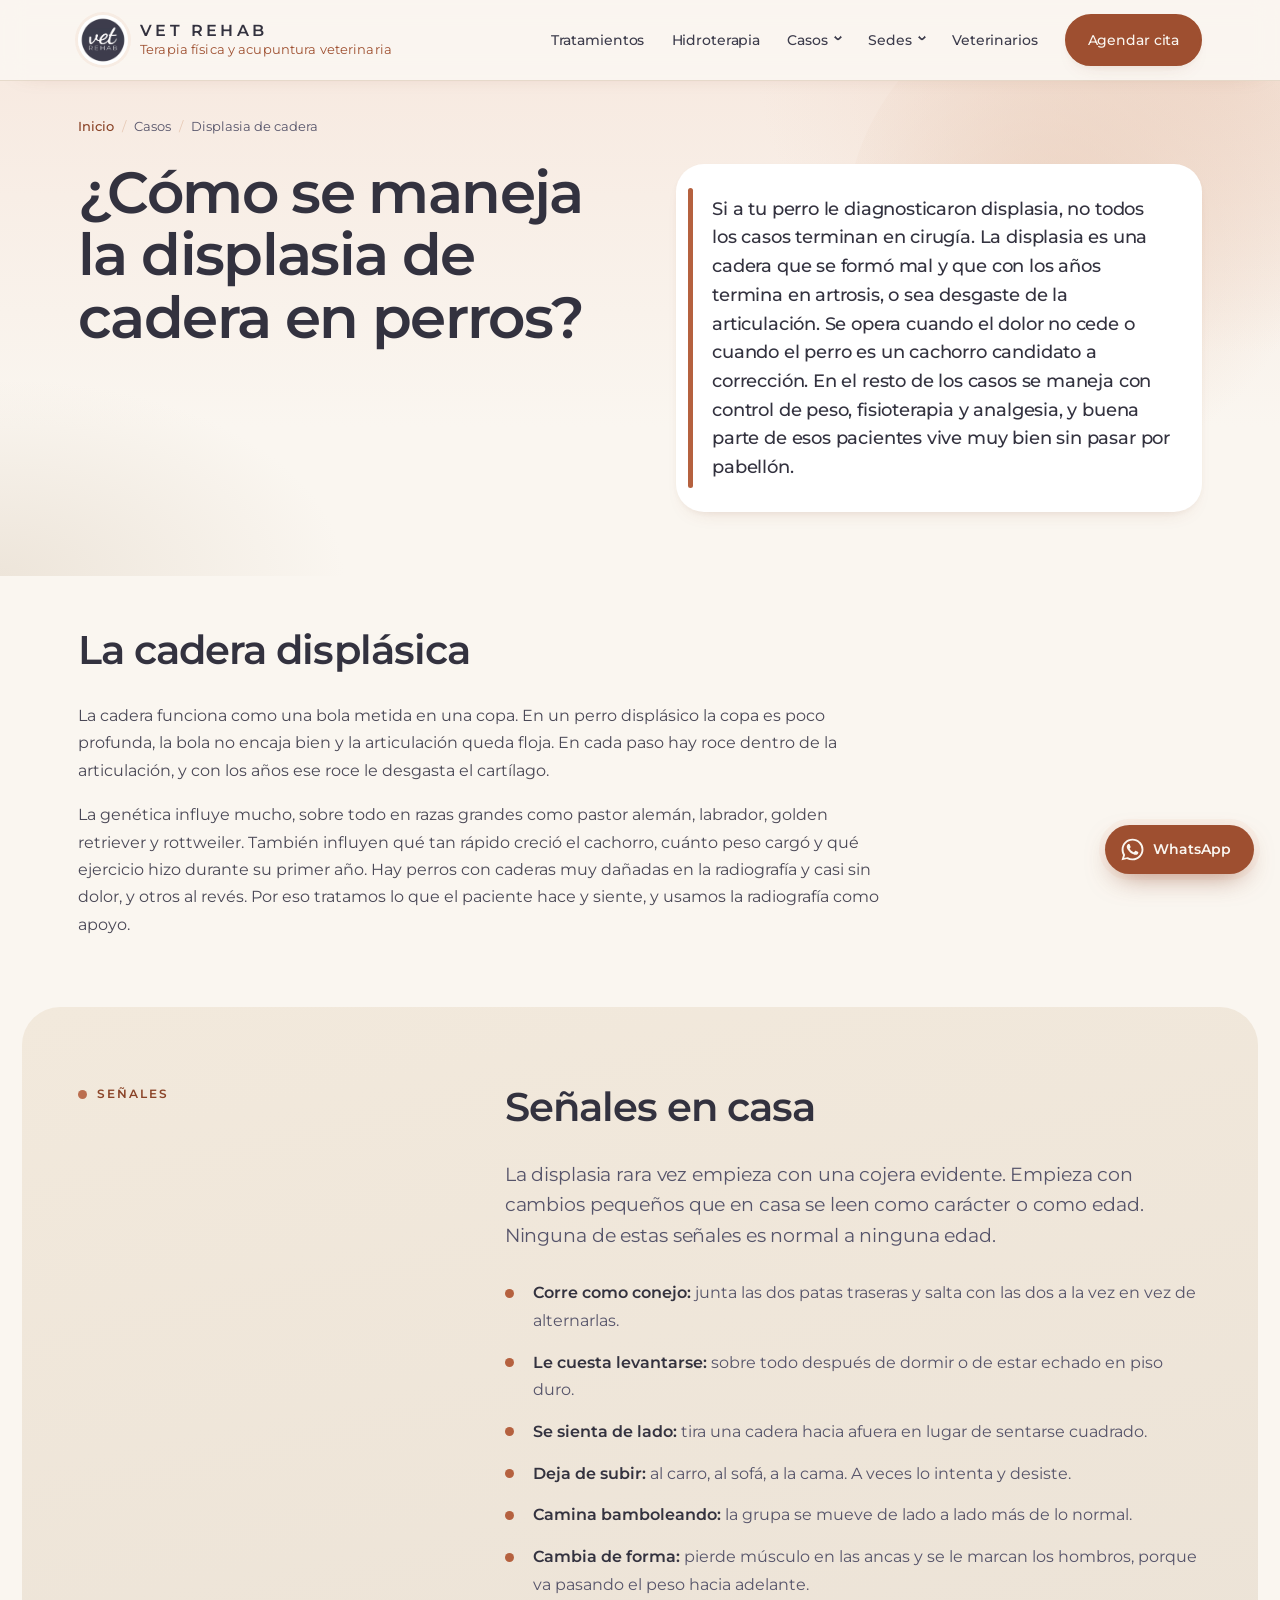
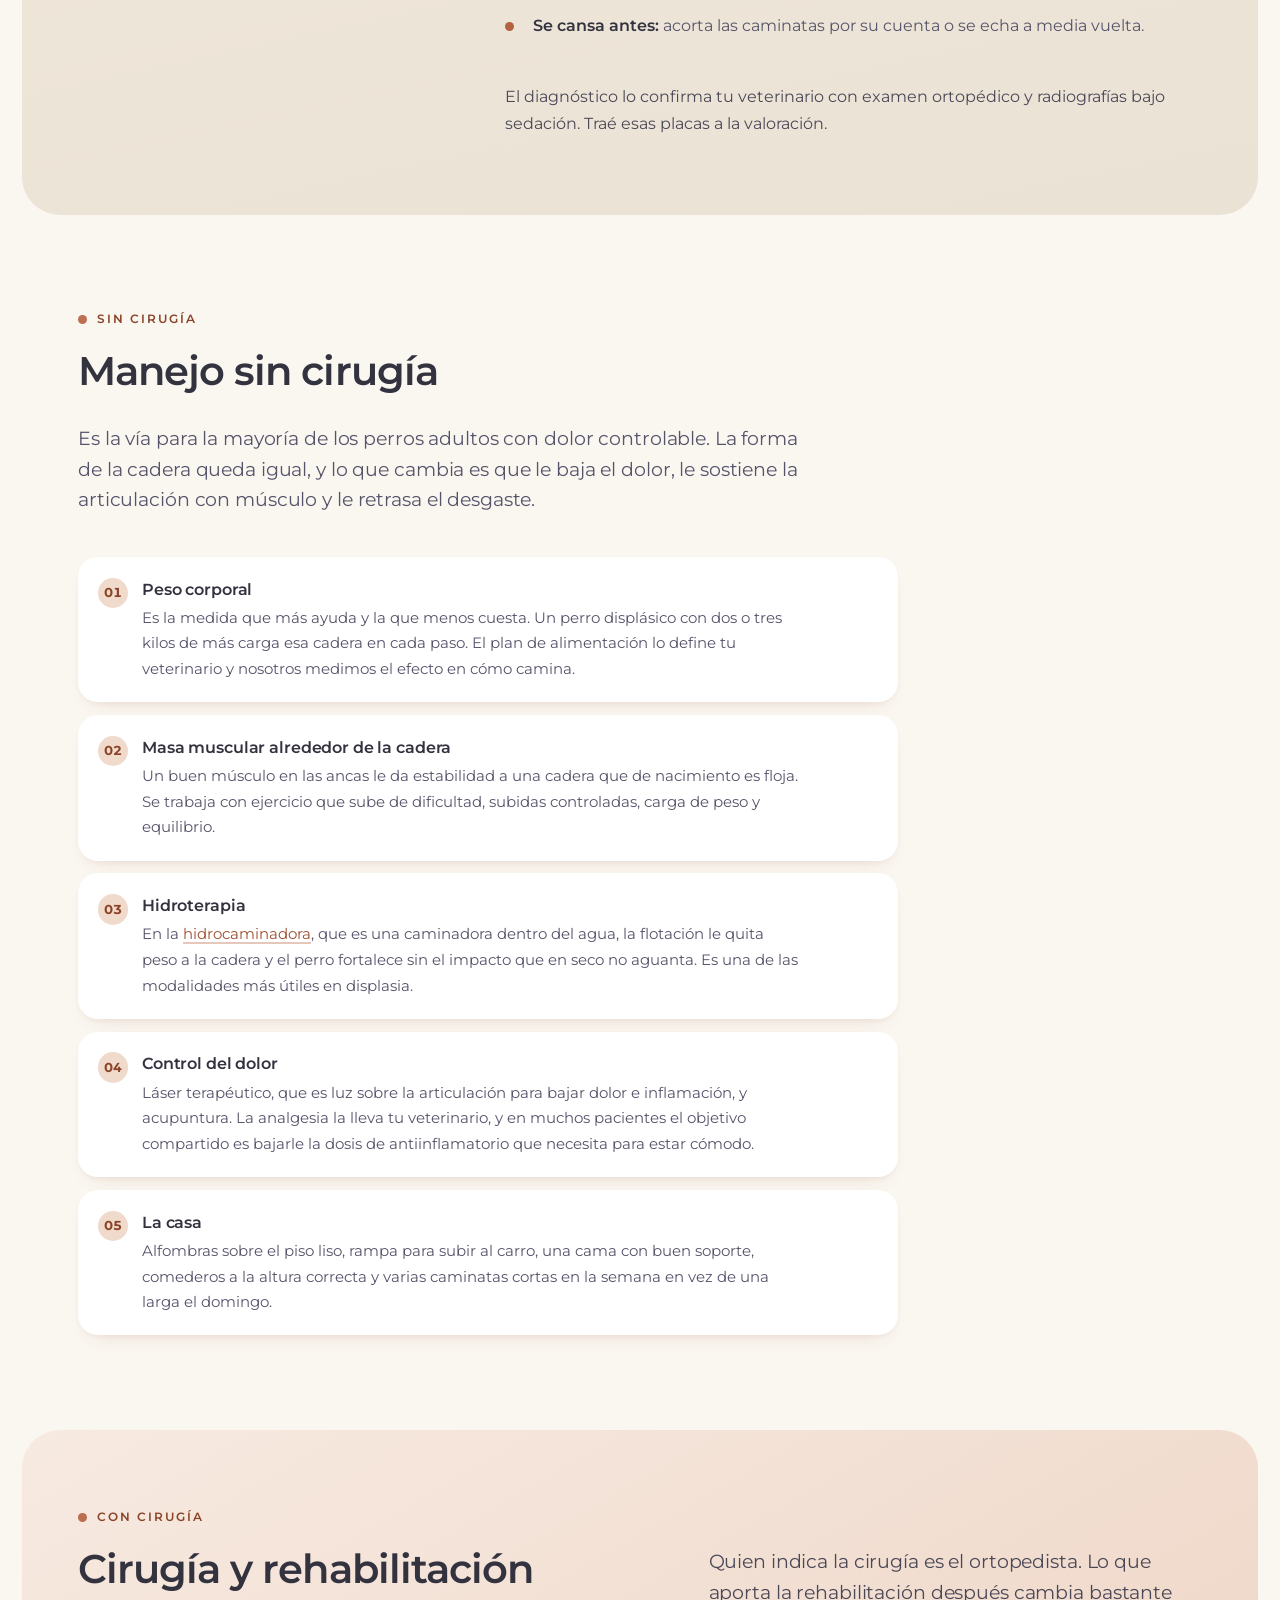
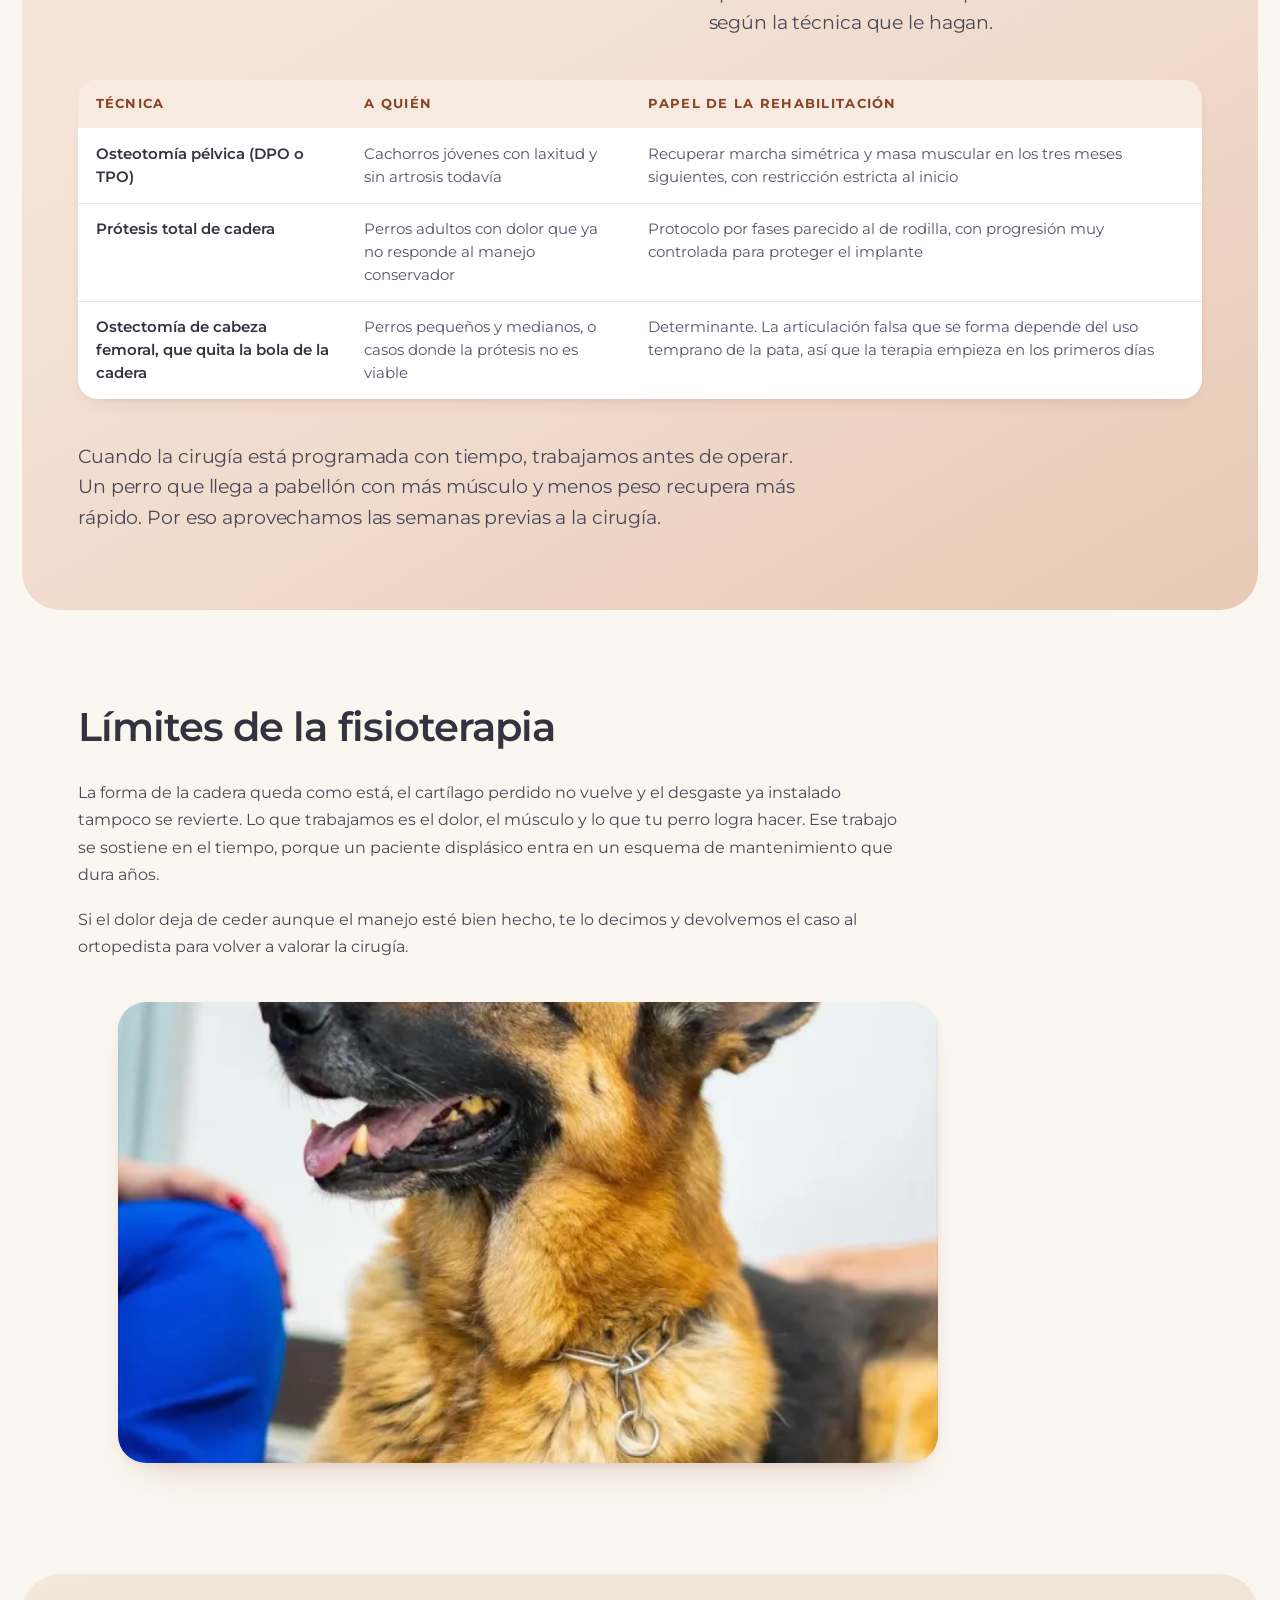
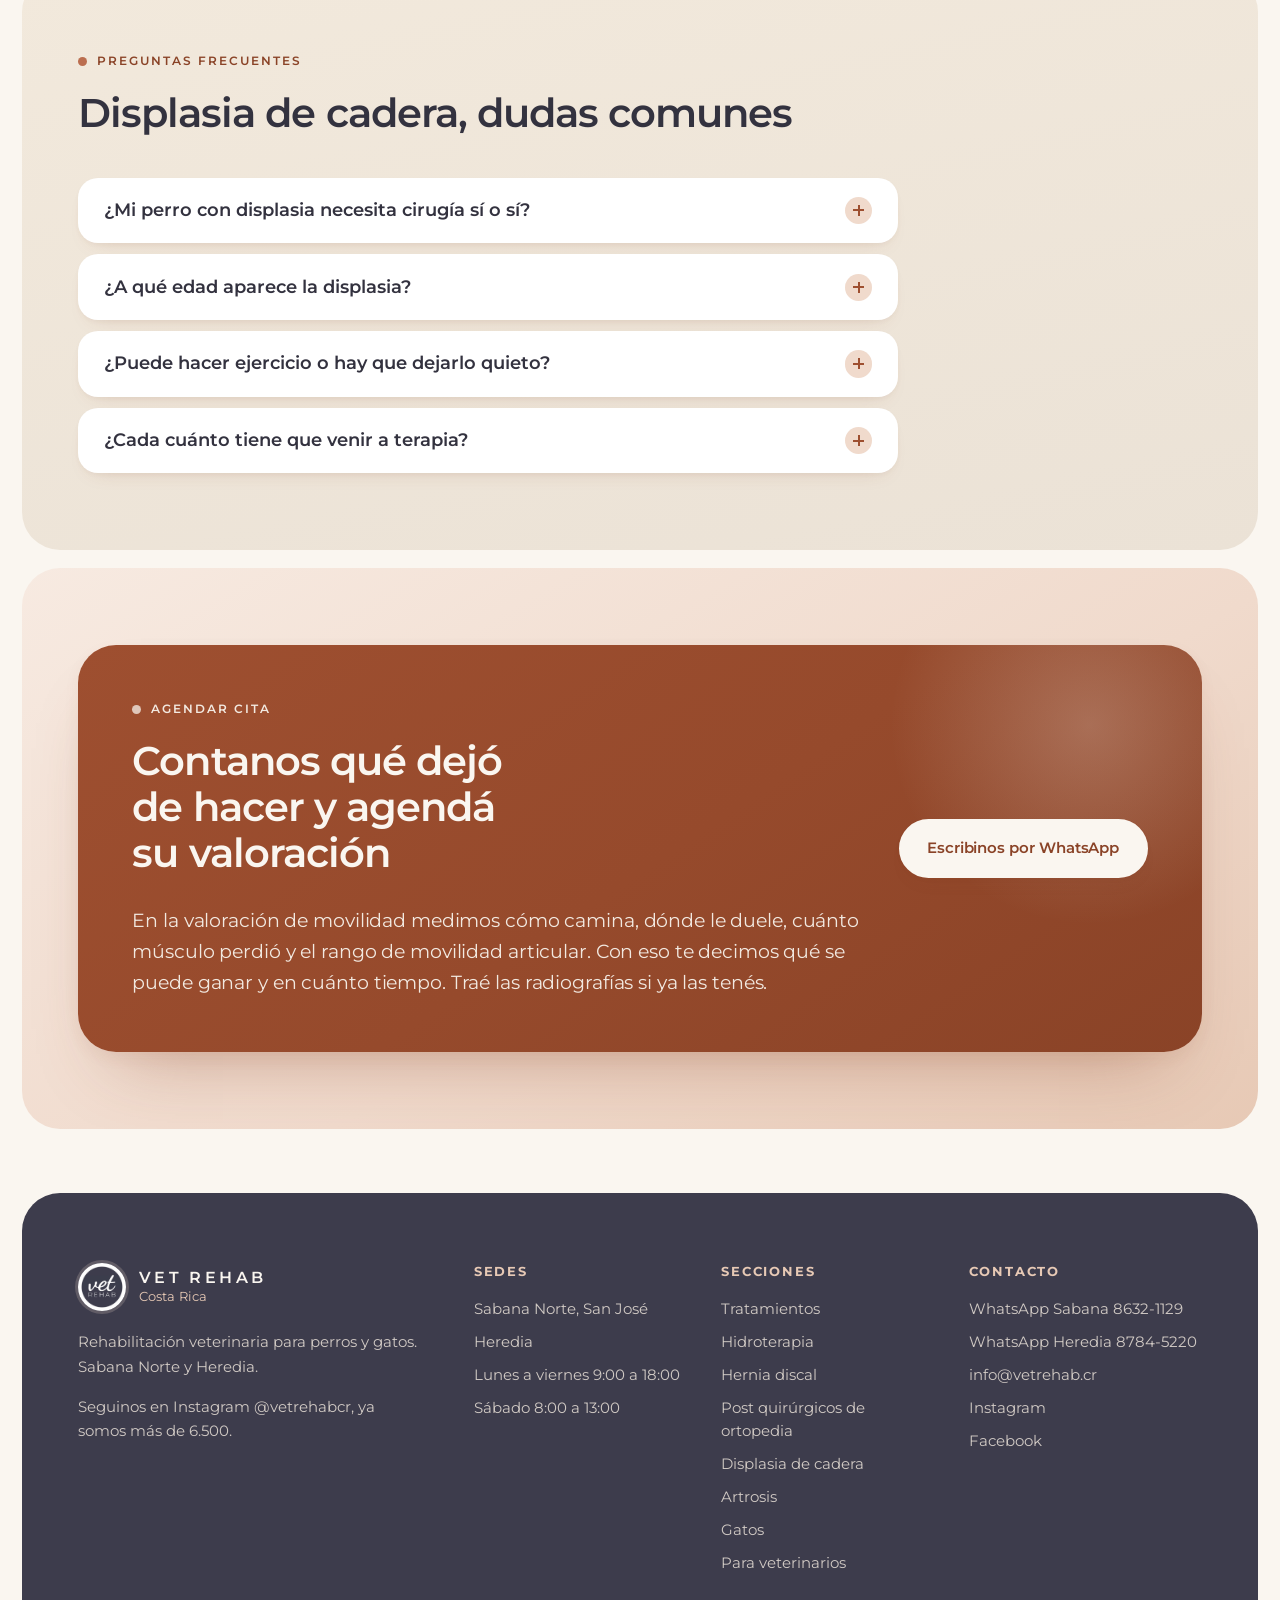
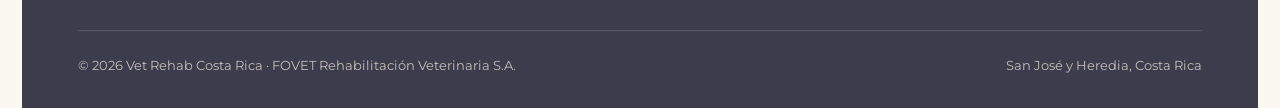
<file: site/displasia-cadera-perros.html>
<!DOCTYPE html>
<html lang="es-CR">
<head>
<meta charset="utf-8">
<meta name="viewport" content="width=device-width, initial-scale=1">
<title>Displasia de cadera en perros: manejo | Vet Rehab CR</title>
<meta name="description" content="¿Tu perro corre como conejo o le cuesta levantarse? Displasia de cadera con cirugía y sin cirugía, y qué logra la fisioterapia.">
<link rel="canonical" href="https://vetrehab.cr/displasia-cadera-perros.html">
<meta property="og:type" content="article">
<meta property="og:locale" content="es_CR">
<meta property="og:site_name" content="Vet Rehab Costa Rica">
<meta property="og:title" content="Displasia de cadera en perros: manejo | Vet Rehab CR">
<meta property="og:description" content="¿Tu perro corre como conejo o le cuesta levantarse? Displasia de cadera con cirugía y sin cirugía, y qué logra la fisioterapia.">
<meta property="og:url" content="https://vetrehab.cr/displasia-cadera-perros.html">
<meta property="og:image" content="https://vetrehab.cr/assets/img/paciente-pastor-aleman-01.jpg">
<meta property="og:image:width" content="1080">
<meta property="og:image:height" content="1350">
<meta property="og:image:alt" content="Displasia de cadera en perros: manejo | Vet Rehab CR">
<meta name="twitter:card" content="summary_large_image">
<meta name="twitter:title" content="Displasia de cadera en perros: manejo | Vet Rehab CR">
<meta name="twitter:description" content="¿Tu perro corre como conejo o le cuesta levantarse? Displasia de cadera con cirugía y sin cirugía, y qué logra la fisioterapia.">
<meta name="twitter:image" content="https://vetrehab.cr/assets/img/paciente-pastor-aleman-01.jpg">
<meta name="theme-color" content="#3D3C4C">
<link rel="icon" href="assets/icons/favicon-32.png" sizes="32x32" type="image/png">
<link rel="icon" href="assets/icons/icon-192.png" sizes="192x192" type="image/png">
<link rel="apple-touch-icon" href="assets/icons/apple-touch-icon.png">
<link rel="manifest" href="assets/icons/site.webmanifest">
<link rel="preconnect" href="https://fonts.googleapis.com">
<link rel="preconnect" href="https://fonts.gstatic.com" crossorigin>
<link rel="stylesheet" href="assets/style.css">
<link rel="stylesheet" href="https://fonts.googleapis.com/css2?family=Cormorant+Garamond:ital,wght@1,400;1,500;1,600&amp;family=Montserrat:wght@400;500;600;700&amp;display=swap" media="print" onload="this.media='all'">
<noscript><link rel="stylesheet" href="https://fonts.googleapis.com/css2?family=Cormorant+Garamond:ital,wght@1,400;1,500;1,600&amp;family=Montserrat:wght@400;500;600;700&amp;display=swap"></noscript>
</head>
<body>

<a class="skip" href="#main">Saltar al contenido</a>

<header class="head">
  <div class="wrap head-in">
    <a class="brand" href="index.html" aria-label="Vet Rehab Costa Rica, inicio">
      <img class="brand-mark" src="assets/logo-vetrehab.jpg" width="50" height="50" alt="Logotipo de Vet Rehab Costa Rica" decoding="async">
      <span class="brand-txt">
        <span class="brand-word">Vet Rehab</span>
        <span class="brand-sub">Terapia física y acupuntura veterinaria</span>
      </span>
    </a>
    <button class="burger" id="burger" aria-expanded="false" aria-controls="nav" aria-label="Abrir menú">
      <span></span><span></span><span></span>
    </button>
    <nav class="nav" id="nav" aria-label="Navegación principal">
      <ul class="nav-list">
        <li><a href="index.html#servicios">Tratamientos</a></li>
        <li><a href="hidroterapia-perros.html">Hidroterapia</a></li>
        <li>
          <details>
            <summary>Casos</summary>
            <ul class="sub">
              <li><a href="hernia-discal-perros.html">Hernia discal</a></li>
              <li><a href="ligamento-cruzado-perro.html">Post quirúrgicos de ortopedia</a></li>
              <li><a href="displasia-cadera-perros.html" aria-current="page">Displasia de cadera</a></li>
              <li><a href="artrosis-perro-mayor.html">Artrosis en perro mayor</a></li>
              <li><a href="fisioterapia-gatos.html">Fisioterapia en gatos</a></li>
            </ul>
          </details>
        </li>
        <li>
          <details>
            <summary>Sedes</summary>
            <ul class="sub">
              <li><a href="sede-sabana.html">Sabana Norte</a></li>
              <li><a href="sede-heredia.html">Heredia</a></li>
            </ul>
          </details>
        </li>
        <li><a href="para-veterinarios.html">Veterinarios</a></li>
        <li class="nav-cta"><a class="btn btn-sm" href="https://wa.me/50686321129?text=Hola%2C%20mi%20perro%20tiene%20displasia%20de%20cadera%20y%20quisiera%20informaci%C3%B3n" rel="noopener">Agendar cita</a></li>
      </ul>
    </nav>
  </div>
</header>

<main id="main">

<section class="phead">
  <div class="wrap wrap-narrow">
    <nav class="crumbs" aria-label="Ruta">
      <a href="index.html">Inicio</a><span aria-hidden="true">/</span>Casos<span aria-hidden="true">/</span>Displasia de cadera
    </nav>
    <h1>¿Cómo se maneja la displasia de cadera en perros?</h1>
    <div class="answer">
      <p>Si a tu perro le diagnosticaron displasia, no todos los casos terminan en cirugía. La displasia es una cadera que se formó mal y que con los años termina en artrosis, o sea desgaste de la articulación. Se opera cuando el dolor no cede o cuando el perro es un cachorro candidato a corrección. En el resto de los casos se maneja con control de peso, fisioterapia y analgesia, y buena parte de esos pacientes vive muy bien sin pasar por pabellón.</p>
    </div>
  </div>
</section>

<section class="sec-tight">
  <div class="wrap wrap-narrow">
    <h2>La cadera displásica</h2>
    <p class="mt-2">La cadera funciona como una bola metida en una copa. En un perro displásico la copa es poco profunda, la bola no encaja bien y la articulación queda floja. En cada paso hay roce dentro de la articulación, y con los años ese roce le desgasta el cartílago.</p>
    <p>La genética influye mucho, sobre todo en razas grandes como pastor alemán, labrador, golden retriever y rottweiler. También influyen qué tan rápido creció el cachorro, cuánto peso cargó y qué ejercicio hizo durante su primer año. Hay perros con caderas muy dañadas en la radiografía y casi sin dolor, y otros al revés. Por eso tratamos lo que el paciente hace y siente, y usamos la radiografía como apoyo.</p>
  </div>
</section>

<section class="sec sec-sand">
  <div class="wrap">
    <div class="split">
      <div>
        <p class="eyebrow">Señales</p>
      </div>
      <div>
        <h2>Señales en casa</h2>
        <p class="lead mt-2">La displasia rara vez empieza con una cojera evidente. Empieza con cambios pequeños que en casa se leen como carácter o como edad. Ninguna de estas señales es normal a ninguna edad.</p>
        <ul class="list-check mt-2">
          <li><b>Corre como conejo:</b> junta las dos patas traseras y salta con las dos a la vez en vez de alternarlas.</li>
          <li><b>Le cuesta levantarse:</b> sobre todo después de dormir o de estar echado en piso duro.</li>
          <li><b>Se sienta de lado:</b> tira una cadera hacia afuera en lugar de sentarse cuadrado.</li>
          <li><b>Deja de subir:</b> al carro, al sofá, a la cama. A veces lo intenta y desiste.</li>
          <li><b>Camina bamboleando:</b> la grupa se mueve de lado a lado más de lo normal.</li>
          <li><b>Cambia de forma:</b> pierde músculo en las ancas y se le marcan los hombros, porque va pasando el peso hacia adelante.</li>
          <li><b>Se cansa antes:</b> acorta las caminatas por su cuenta o se echa a media vuelta.</li>
        </ul>
        <p class="mt-2">El diagnóstico lo confirma tu veterinario con examen ortopédico y radiografías bajo sedación. Traé esas placas a la valoración.</p>
      </div>
    </div>
  </div>
</section>

<section class="sec">
  <div class="wrap wrap-narrow">
    <p class="eyebrow">Sin cirugía</p>
    <h2>Manejo sin cirugía</h2>
    <p class="lead mt-2">Es la vía para la mayoría de los perros adultos con dolor controlable. La forma de la cadera queda igual, y lo que cambia es que le baja el dolor, le sostiene la articulación con músculo y le retrasa el desgaste.</p>
    <ol class="steps mt-3">
      <li>
        <h3>Peso corporal</h3>
        <p>Es la medida que más ayuda y la que menos cuesta. Un perro displásico con dos o tres kilos de más carga esa cadera en cada paso. El plan de alimentación lo define tu veterinario y nosotros medimos el efecto en cómo camina.</p>
      </li>
      <li>
        <h3>Masa muscular alrededor de la cadera</h3>
        <p>Un buen músculo en las ancas le da estabilidad a una cadera que de nacimiento es floja. Se trabaja con ejercicio que sube de dificultad, subidas controladas, carga de peso y equilibrio.</p>
      </li>
      <li>
        <h3>Hidroterapia</h3>
        <p>En la <a href="hidroterapia-perros.html">hidrocaminadora</a>, que es una caminadora dentro del agua, la flotación le quita peso a la cadera y el perro fortalece sin el impacto que en seco no aguanta. Es una de las modalidades más útiles en displasia.</p>
      </li>
      <li>
        <h3>Control del dolor</h3>
        <p>Láser terapéutico, que es luz sobre la articulación para bajar dolor e inflamación, y acupuntura. La analgesia la lleva tu veterinario, y en muchos pacientes el objetivo compartido es bajarle la dosis de antiinflamatorio que necesita para estar cómodo.</p>
      </li>
      <li>
        <h3>La casa</h3>
        <p>Alfombras sobre el piso liso, rampa para subir al carro, una cama con buen soporte, comederos a la altura correcta y varias caminatas cortas en la semana en vez de una larga el domingo.</p>
      </li>
    </ol>
  </div>
</section>

<section class="sec sec-ink">
  <div class="wrap">
    <p class="eyebrow">Con cirugía</p>
    <div class="split split-wide-left mb-2">
      <h2>Cirugía y rehabilitación</h2>
      <p class="lead">Quien indica la cirugía es el ortopedista. Lo que aporta la rehabilitación después cambia bastante según la técnica que le hagan.</p>
    </div>
    <div class="tbl-scroll mt-3">
      <table>
        <caption class="vh">Opciones quirúrgicas para displasia de cadera y papel de la rehabilitación</caption>
        <thead>
          <tr><th scope="col">Técnica</th><th scope="col">A quién</th><th scope="col">Papel de la rehabilitación</th></tr>
        </thead>
        <tbody>
          <tr>
            <td>Osteotomía pélvica (DPO o TPO)</td>
            <td>Cachorros jóvenes con laxitud y sin artrosis todavía</td>
            <td>Recuperar marcha simétrica y masa muscular en los tres meses siguientes, con restricción estricta al inicio</td>
          </tr>
          <tr>
            <td>Prótesis total de cadera</td>
            <td>Perros adultos con dolor que ya no responde al manejo conservador</td>
            <td>Protocolo por fases parecido al de rodilla, con progresión muy controlada para proteger el implante</td>
          </tr>
          <tr>
            <td>Ostectomía de cabeza femoral, que quita la bola de la cadera</td>
            <td>Perros pequeños y medianos, o casos donde la prótesis no es viable</td>
            <td>Determinante. La articulación falsa que se forma depende del uso temprano de la pata, así que la terapia empieza en los primeros días</td>
          </tr>
        </tbody>
      </table>
    </div>
    <p class="lead mt-3">Cuando la cirugía está programada con tiempo, trabajamos antes de operar. Un perro que llega a pabellón con más músculo y menos peso recupera más rápido. Por eso aprovechamos las semanas previas a la cirugía.</p>
  </div>
</section>

<section class="sec">
  <div class="wrap wrap-narrow">
    <h2>Límites de la fisioterapia</h2>
    <p class="mt-2">La forma de la cadera queda como está, el cartílago perdido no vuelve y el desgaste ya instalado tampoco se revierte. Lo que trabajamos es el dolor, el músculo y lo que tu perro logra hacer. Ese trabajo se sostiene en el tiempo, porque un paciente displásico entra en un esquema de mantenimiento que dura años.</p>
    <p>Si el dolor deja de ceder aunque el manejo esté bien hecho, te lo decimos y devolvemos el caso al ortopedista para volver a valorar la cirugía.</p>
    <figure class="photo has-img photo-wide mt-3"><picture><source type="image/webp" srcset="assets/img/paciente-pastor-aleman-01-640.webp 640w, assets/img/paciente-pastor-aleman-01.webp 788w" sizes="(min-width: 900px) 50vw, 100vw"><img src="assets/img/paciente-pastor-aleman-01.jpg" alt="Pastor alemán echado en la colchoneta de terapia" loading="lazy" decoding="async"></picture></figure>
  </div>
</section>

<section class="sec sec-sand">
  <div class="wrap wrap-narrow">
    <p class="eyebrow">Preguntas frecuentes</p>
    <h2 class="mb-2">Displasia de cadera, dudas comunes</h2>
    <div class="faq mt-3">
      <details>
        <summary>¿Mi perro con displasia necesita cirugía sí o sí?</summary>
        <div class="faq-a"><p>No. Buena parte de los perros displásicos pasan toda la vida sin operarse, con control de peso, fisioterapia y analgesia. La cirugía entra cuando el dolor no cede aunque el manejo esté bien hecho, o cuando el paciente es un cachorro candidato a una corrección del hueso. Esa decisión la toma el ortopedista.</p></div>
      </details>
      <details>
        <summary>¿A qué edad aparece la displasia?</summary>
        <div class="faq-a"><p>En cachorros de razas grandes puede verse desde los cinco o seis meses, con dificultad para levantarse y ese salto de conejo tan característico. Otros perros pasan la juventud sin molestias claras y llegan a consulta a los siete u ocho años con la articulación ya desgastada. Los dos escenarios son comunes.</p></div>
      </details>
      <details>
        <summary>¿Puede hacer ejercicio o hay que dejarlo quieto?</summary>
        <div class="faq-a"><p>Necesita ejercicio, del tipo correcto. Si lo dejás quieto pierde el músculo que le sostiene la cadera y termina peor. Lo que hay que evitar son los impactos y los arranques bruscos, como saltar, frenar en seco o correr detrás de la pelota. Le sirven más varias caminatas cortas, la natación y la hidrocaminadora que una caminata larga el fin de semana.</p></div>
      </details>
      <details>
        <summary>¿Cada cuánto tiene que venir a terapia?</summary>
        <div class="faq-a"><p>Al inicio suele ser una o dos veces por semana durante seis a ocho semanas, para ganar músculo y bajarle el dolor. Después pasa a mantenimiento, que puede ser cada dos o tres semanas, con revisiones para ir ajustando el plan. La mayor parte del trabajo la hacés vos en casa con los ejercicios que te enseñamos.</p></div>
      </details>
    </div>
  </div>
</section>

<section class="sec sec-ink">
  <div class="wrap">
    <div class="cta-band">
      <div>
        <p class="eyebrow">Agendar cita</p>
        <h2>Contanos qué dejó de hacer y agendá su valoración</h2>
        <p class="lead mt-2">En la valoración de movilidad medimos cómo camina, dónde le duele, cuánto músculo perdió y el rango de movilidad articular. Con eso te decimos qué se puede ganar y en cuánto tiempo. Traé las radiografías si ya las tenés.</p>
      </div>
      <div class="btns">
        <a class="btn" href="https://wa.me/50686321129?text=Hola%2C%20mi%20perro%20tiene%20displasia%20de%20cadera%20y%20quisiera%20informaci%C3%B3n" rel="noopener">Escribinos por WhatsApp</a>
      </div>
    </div>
  </div>
</section>

</main>

<footer class="foot">
  <div class="wrap">
    <div class="foot-grid">
      <div>
        <div class="foot-mark">
          <img src="assets/logo-vetrehab.jpg" width="46" height="46" alt="" decoding="async">
          <span class="brand-txt">
            <span class="brand-word">Vet Rehab</span>
            <span class="brand-sub">Costa Rica</span>
          </span>
        </div>
        <p>Rehabilitación veterinaria para perros y gatos. Sabana Norte y Heredia.</p>
        <p>Seguinos en Instagram <a href="https://www.instagram.com/vetrehabcr/" rel="noopener">@vetrehabcr</a>, ya somos más de 6.500.</p>
      </div>
      <div>
        <h4>Sedes</h4>
        <ul>
          <li><a href="sede-sabana.html">Sabana Norte, San José</a></li>
          <li><a href="sede-heredia.html">Heredia</a></li>
          <li>Lunes a viernes 9:00 a 18:00</li>
          <li>Sábado 8:00 a 13:00</li>
        </ul>
      </div>
      <div>
        <h4>Secciones</h4>
        <ul>
          <li><a href="index.html#servicios">Tratamientos</a></li>
          <li><a href="hidroterapia-perros.html">Hidroterapia</a></li>
          <li><a href="hernia-discal-perros.html">Hernia discal</a></li>
          <li><a href="ligamento-cruzado-perro.html">Post quirúrgicos de ortopedia</a></li>
          <li><a href="displasia-cadera-perros.html">Displasia de cadera</a></li>
          <li><a href="artrosis-perro-mayor.html">Artrosis</a></li>
          <li><a href="fisioterapia-gatos.html">Gatos</a></li>
          <li><a href="para-veterinarios.html">Para veterinarios</a></li>
        </ul>
      </div>
      <div>
        <h4>Contacto</h4>
        <ul>
          <li><a href="https://wa.me/50686321129" rel="noopener">WhatsApp Sabana 8632-1129</a></li>
          <li><a href="https://wa.me/50687845220" rel="noopener">WhatsApp Heredia 8784-5220</a></li>
          <li><a href="mailto:info@vetrehab.cr">info@vetrehab.cr</a></li>
          <li><a href="https://www.instagram.com/vetrehabcr/" rel="noopener">Instagram</a></li>
          <li><a href="https://www.facebook.com/vetrehabcr/" rel="noopener">Facebook</a></li>
        </ul>
      </div>
    </div>
    <div class="foot-base">
      <span>&copy; 2026 Vet Rehab Costa Rica &middot; FOVET Rehabilitación Veterinaria S.A.</span>
      <span>San José y Heredia, Costa Rica</span>
    </div>
  </div>
</footer>

<a class="wa" href="https://wa.me/50686321129?text=Hola%2C%20mi%20perro%20tiene%20displasia%20de%20cadera%20y%20quisiera%20informaci%C3%B3n" rel="noopener" aria-label="Escribir por WhatsApp a Vet Rehab Costa Rica">
  <svg viewBox="0 0 24 24" aria-hidden="true"><path d="M17.47 14.38c-.3-.15-1.76-.87-2.03-.97-.27-.1-.47-.15-.67.15-.2.3-.77.97-.94 1.17-.17.2-.35.22-.65.07-.3-.15-1.26-.46-2.4-1.48-.89-.79-1.49-1.77-1.66-2.07-.17-.3-.02-.46.13-.61.13-.13.3-.35.45-.52.15-.17.2-.3.3-.5.1-.2.05-.37-.02-.52-.07-.15-.67-1.61-.92-2.21-.24-.58-.49-.5-.67-.51h-.57c-.2 0-.52.07-.79.37-.27.3-1.04 1.02-1.04 2.48s1.07 2.88 1.22 3.08c.15.2 2.1 3.2 5.08 4.49.71.31 1.26.49 1.69.63.71.23 1.36.19 1.87.12.57-.09 1.76-.72 2.01-1.41.25-.69.25-1.29.17-1.41-.07-.12-.27-.2-.57-.35zM12.04 21.5h-.01a9.4 9.4 0 0 1-4.79-1.31l-.34-.2-3.56.93.95-3.47-.22-.36a9.38 9.38 0 0 1-1.44-5.01c0-5.19 4.23-9.41 9.42-9.41 2.52 0 4.88.98 6.66 2.76a9.35 9.35 0 0 1 2.76 6.66c0 5.19-4.23 9.41-9.43 9.41zm8.02-17.43A11.36 11.36 0 0 0 12.04.75C5.76.75.65 5.86.65 12.14c0 2.01.53 3.97 1.53 5.7L.55 23.25l5.55-1.46a11.36 11.36 0 0 0 5.94 1.52h.01c6.28 0 11.39-5.11 11.39-11.39 0-3.04-1.19-5.9-3.34-8.05z"/></svg>
  <span>WhatsApp</span>
</a>

<script src="assets/site.js" defer></script>

<script type="application/ld+json">
{
  "@context": "https://schema.org",
  "@type": "FAQPage",
  "@id": "https://vetrehab.cr/displasia-cadera-perros.html#faq",
  "mainEntity": [
    {
      "@type": "Question",
      "name": "¿Mi perro con displasia necesita cirugía sí o sí?",
      "acceptedAnswer": {
        "@type": "Answer",
        "text": "No. Buena parte de los perros displásicos pasan toda la vida sin operarse, con control de peso, fisioterapia y analgesia. La cirugía entra cuando el dolor no cede aunque el manejo esté bien hecho, o cuando el paciente es un cachorro candidato a una corrección del hueso. Esa decisión la toma el ortopedista."
      }
    },
    {
      "@type": "Question",
      "name": "¿A qué edad aparece la displasia?",
      "acceptedAnswer": {
        "@type": "Answer",
        "text": "En cachorros de razas grandes puede verse desde los cinco o seis meses, con dificultad para levantarse y ese salto de conejo tan característico. Otros perros pasan la juventud sin molestias claras y llegan a consulta a los siete u ocho años con la articulación ya desgastada. Los dos escenarios son comunes."
      }
    },
    {
      "@type": "Question",
      "name": "¿Puede hacer ejercicio o hay que dejarlo quieto?",
      "acceptedAnswer": {
        "@type": "Answer",
        "text": "Necesita ejercicio, del tipo correcto. Si lo dejás quieto pierde el músculo que le sostiene la cadera y termina peor. Lo que hay que evitar son los impactos y los arranques bruscos, como saltar, frenar en seco o correr detrás de la pelota. Le sirven más varias caminatas cortas, la natación y la hidrocaminadora que una caminata larga el fin de semana."
      }
    },
    {
      "@type": "Question",
      "name": "¿Cada cuánto tiene que venir a terapia?",
      "acceptedAnswer": {
        "@type": "Answer",
        "text": "Al inicio suele ser una o dos veces por semana durante seis a ocho semanas, para ganar músculo y bajarle el dolor. Después pasa a mantenimiento, que puede ser cada dos o tres semanas, con revisiones para ir ajustando el plan. La mayor parte del trabajo la hacés vos en casa con los ejercicios que te enseñamos."
      }
    }
  ]
}
</script>

<script type="application/ld+json">
{
  "@context": "https://schema.org",
  "@graph": [
    {
      "@type": "Person",
      "@id": "https://vetrehab.cr/#carolina",
      "name": "Carolina Fournier",
      "honorificPrefix": "Dra.",
      "jobTitle": "Médica veterinaria especializada en rehabilitación veterinaria",
      "worksFor": {
        "@type": "Organization",
        "name": "Vet Rehab Costa Rica",
        "url": "https://vetrehab.cr/"
      },
      "knowsLanguage": [
        "es",
        "en"
      ],
      "hasCredential": [
        {
          "@type": "EducationalOccupationalCredential",
          "name": "Certified Canine Rehabilitation Practitioner (CCRP), University of Tennessee",
          "credentialCategory": "certification",
          "recognizedBy": {
            "@type": "CollegeOrUniversity",
            "name": "University of Tennessee"
          },
          "url": "https://www.ncsuvetce.com/canine-rehab-ccrp/ccrp-costa-rica/"
        },
        {
          "@type": "EducationalOccupationalCredential",
          "name": "Certified Canine Manual Therapist (CCMT), North Carolina State University",
          "credentialCategory": "certification",
          "recognizedBy": {
            "@type": "CollegeOrUniversity",
            "name": "North Carolina State University"
          }
        }
      ],
      "sameAs": [
        "https://www.ncsuvetce.com/canine-rehab-ccrp/ccrp-costa-rica/",
        "https://www.instagram.com/vetrehabcr/",
        "https://www.facebook.com/vetrehabcr/"
      ],
      "image": "https://vetrehab.cr/assets/img/dra-carolina-retrato-01.jpg"
    },
    {
      "@type": "BreadcrumbList",
      "@id": "https://vetrehab.cr/displasia-cadera-perros.html#crumbs",
      "itemListElement": [
        {
          "@type": "ListItem",
          "position": 1,
          "name": "Inicio",
          "item": "https://vetrehab.cr/"
        },
        {
          "@type": "ListItem",
          "position": 2,
          "name": "Casos"
        },
        {
          "@type": "ListItem",
          "position": 3,
          "name": "Displasia de cadera",
          "item": "https://vetrehab.cr/displasia-cadera-perros.html"
        }
      ]
    },
    {
      "@type": "MedicalWebPage",
      "@id": "https://vetrehab.cr/displasia-cadera-perros.html#webpage",
      "url": "https://vetrehab.cr/displasia-cadera-perros.html",
      "name": "Displasia de cadera en perros: manejo | Vet Rehab CR",
      "description": "¿Tu perro corre como conejo o le cuesta levantarse? Displasia de cadera con cirugía y sin cirugía, y qué logra la fisioterapia.",
      "inLanguage": "es-CR",
      "isPartOf": {
        "@id": "https://vetrehab.cr/#website"
      },
      "primaryImageOfPage": "https://vetrehab.cr/assets/img/paciente-pastor-aleman-01.jpg",
      "dateModified": "2026-10-26",
      "publisher": {
        "@id": "https://vetrehab.cr/#organization"
      },
      "reviewedBy": {
        "@id": "https://vetrehab.cr/#carolina"
      },
      "about": {
        "@type": "MedicalCondition",
        "name": "Displasia de cadera en perros",
        "possibleTreatment": {
          "@type": "MedicalTherapy",
          "name": "Rehabilitación veterinaria",
          "provider": {
            "@id": "https://vetrehab.cr/#organization"
          }
        }
      },
      "medicalAudience": {
        "@type": "PeopleAudience",
        "audienceType": "Dueños de perros y gatos en Costa Rica"
      }
    }
  ]
}
</script>
</body>
</html>
</file>
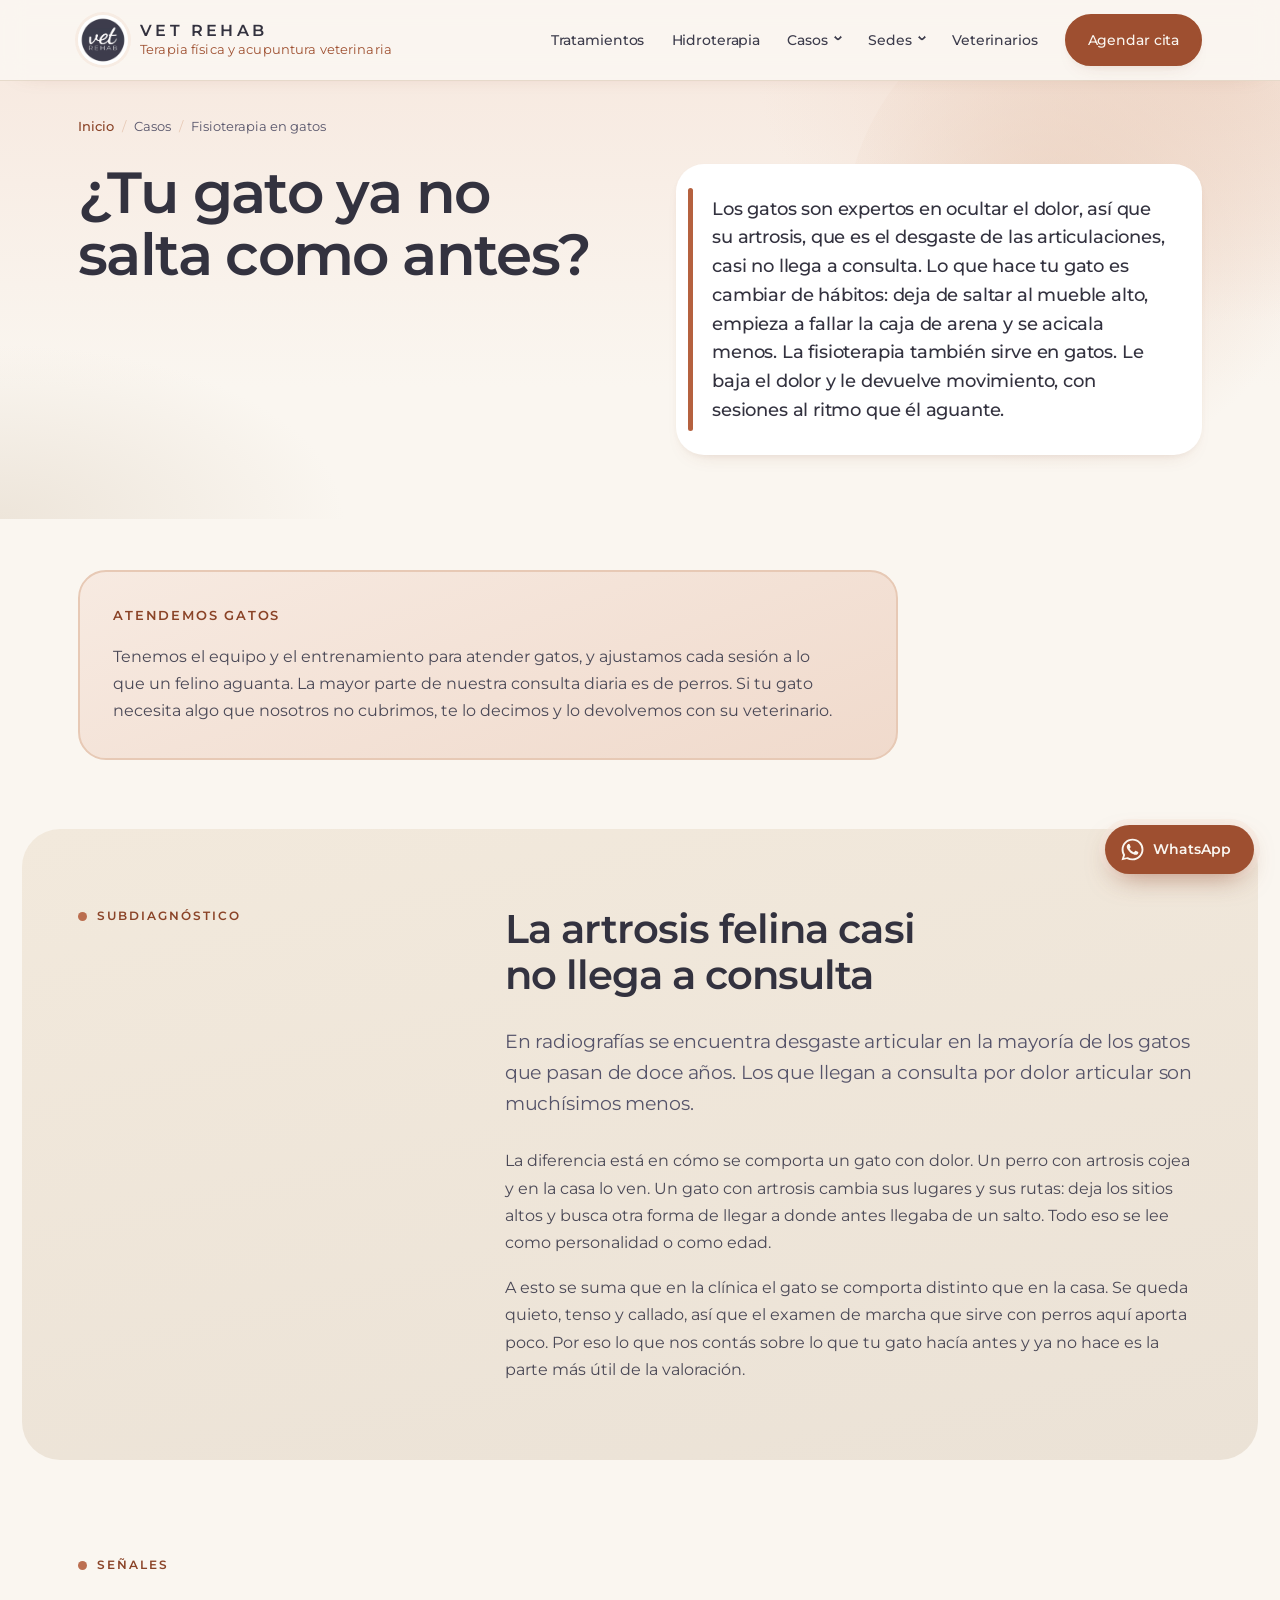
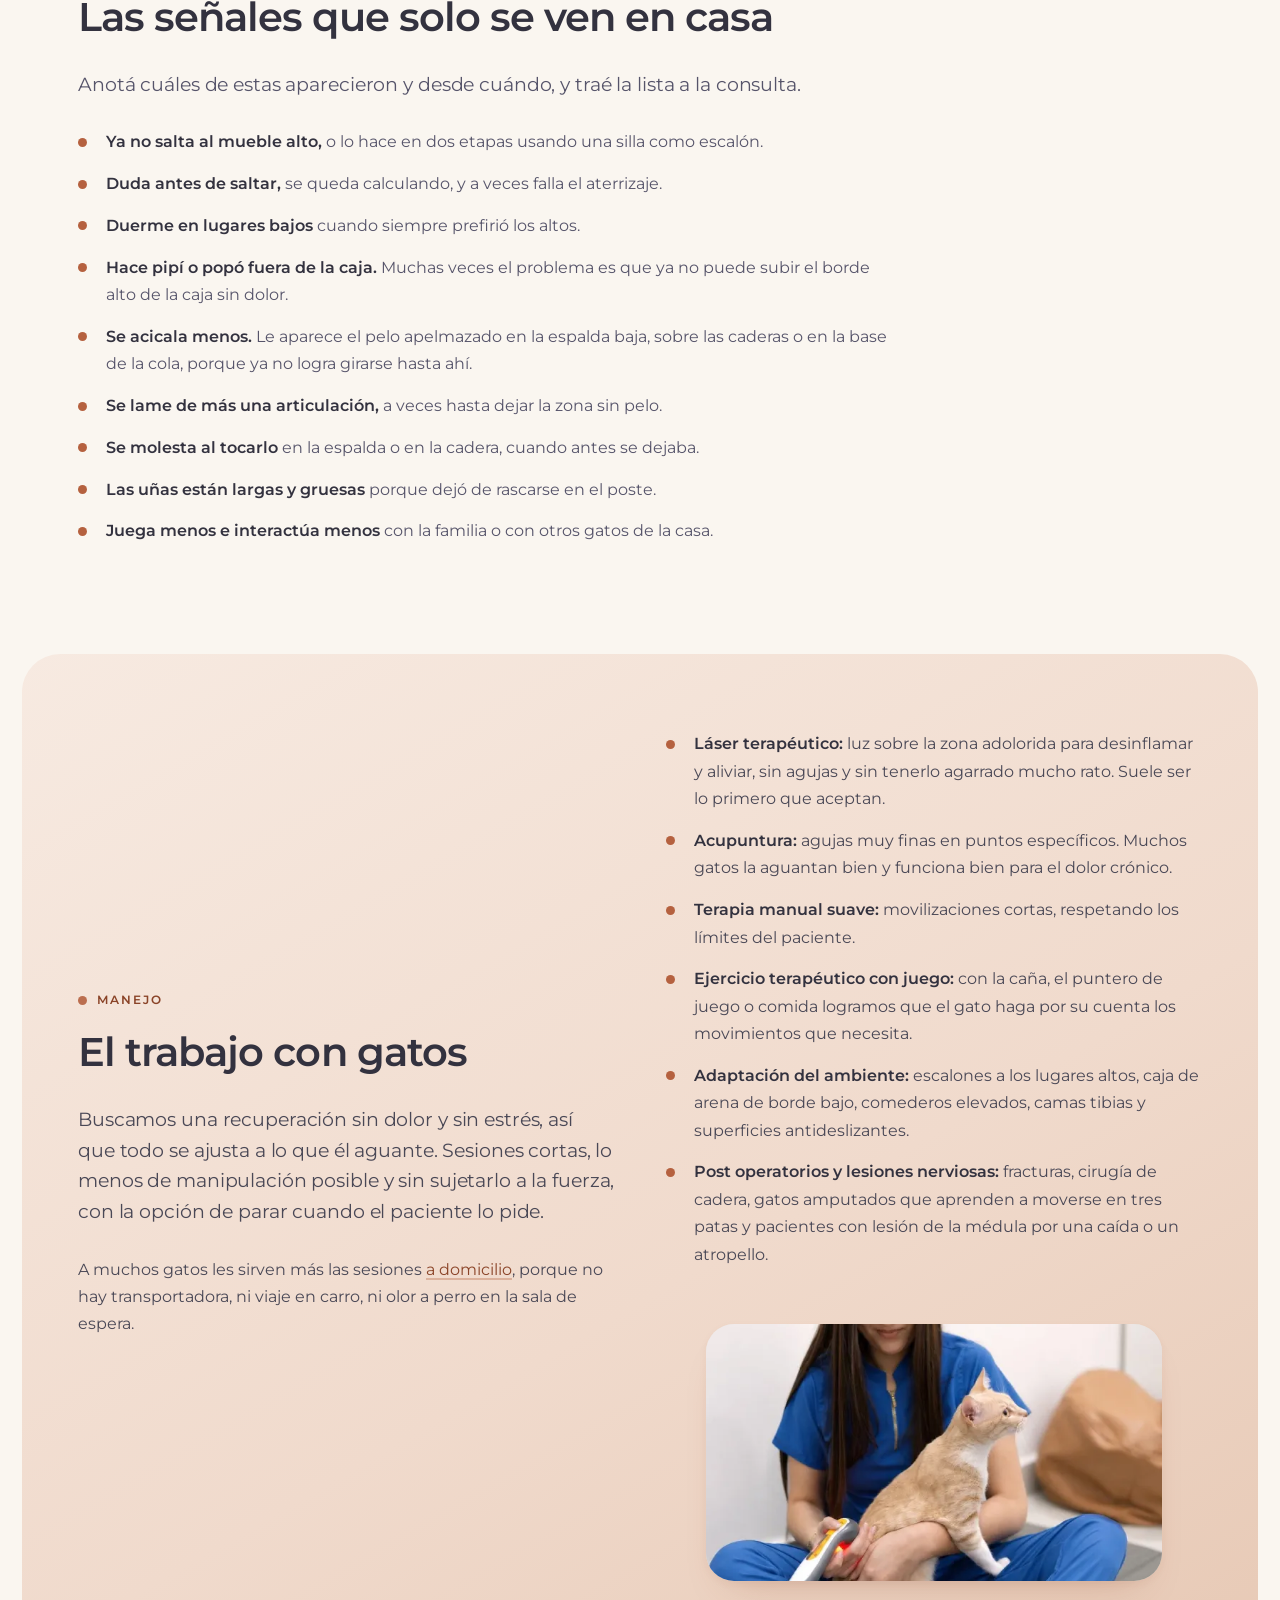
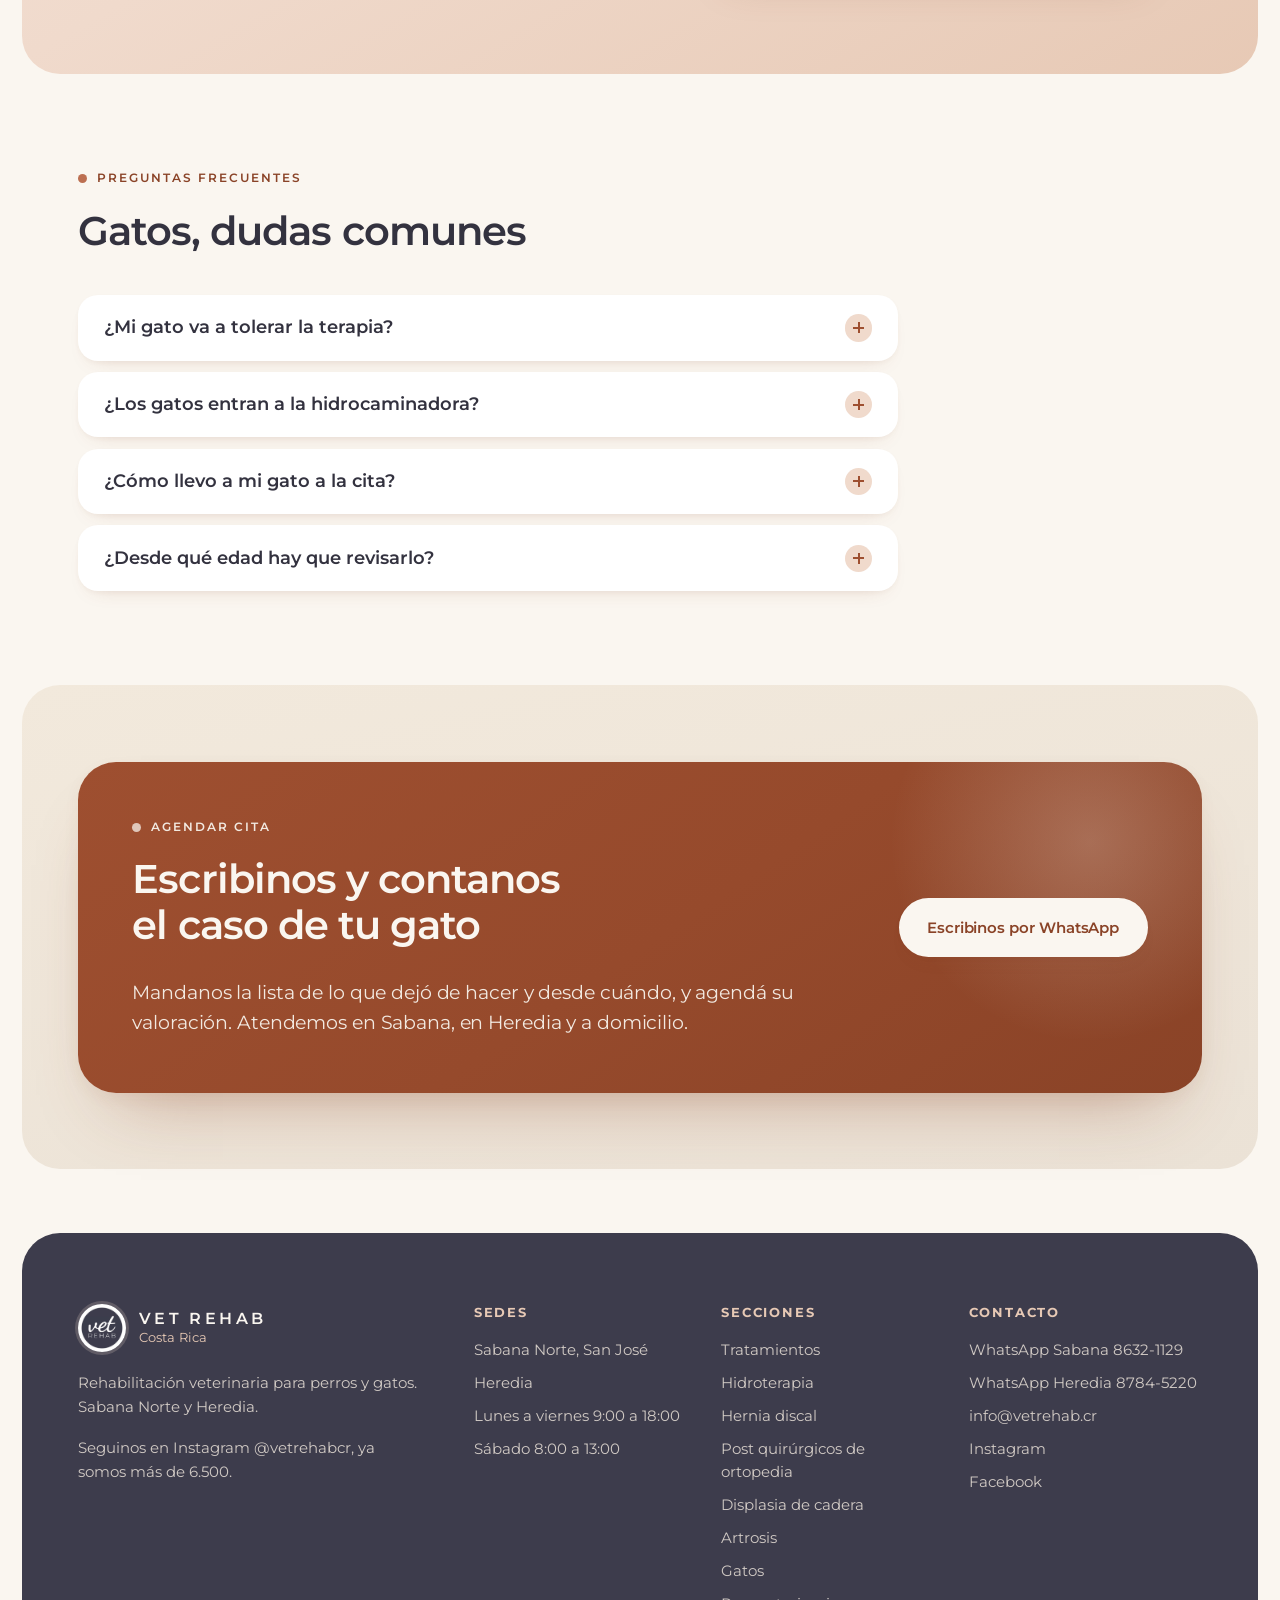
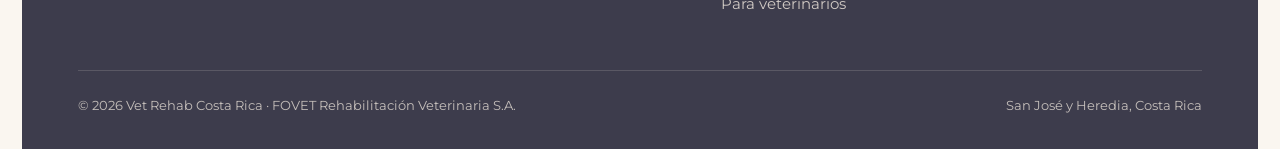
<file: site/fisioterapia-gatos.html>
<!DOCTYPE html>
<html lang="es-CR">
<head>
<meta charset="utf-8">
<meta name="viewport" content="width=device-width, initial-scale=1">
<title>Fisioterapia para gatos en Costa Rica | Vet Rehab</title>
<meta name="description" content="¿Tu gato ya no salta como antes? Los gatos ocultan el dolor. Señales de artrosis felina y cómo adaptamos la terapia. Sabana y Heredia.">
<link rel="canonical" href="https://vetrehab.cr/fisioterapia-gatos.html">
<meta property="og:type" content="article">
<meta property="og:locale" content="es_CR">
<meta property="og:site_name" content="Vet Rehab Costa Rica">
<meta property="og:title" content="Fisioterapia para gatos en Costa Rica | Vet Rehab">
<meta property="og:description" content="¿Tu gato ya no salta como antes? Los gatos ocultan el dolor. Señales de artrosis felina y cómo adaptamos la terapia. Sabana y Heredia.">
<meta property="og:url" content="https://vetrehab.cr/fisioterapia-gatos.html">
<meta property="og:image" content="https://vetrehab.cr/assets/img/laser-gato-01.jpg">
<meta property="og:image:width" content="1080">
<meta property="og:image:height" content="1350">
<meta property="og:image:alt" content="Fisioterapia para gatos en Costa Rica | Vet Rehab">
<meta name="twitter:card" content="summary_large_image">
<meta name="twitter:title" content="Fisioterapia para gatos en Costa Rica | Vet Rehab">
<meta name="twitter:description" content="¿Tu gato ya no salta como antes? Los gatos ocultan el dolor. Señales de artrosis felina y cómo adaptamos la terapia. Sabana y Heredia.">
<meta name="twitter:image" content="https://vetrehab.cr/assets/img/laser-gato-01.jpg">
<meta name="theme-color" content="#3D3C4C">
<link rel="icon" href="assets/icons/favicon-32.png" sizes="32x32" type="image/png">
<link rel="icon" href="assets/icons/icon-192.png" sizes="192x192" type="image/png">
<link rel="apple-touch-icon" href="assets/icons/apple-touch-icon.png">
<link rel="manifest" href="assets/icons/site.webmanifest">
<link rel="preconnect" href="https://fonts.googleapis.com">
<link rel="preconnect" href="https://fonts.gstatic.com" crossorigin>
<link rel="stylesheet" href="assets/style.css">
<link rel="stylesheet" href="https://fonts.googleapis.com/css2?family=Cormorant+Garamond:ital,wght@1,400;1,500;1,600&amp;family=Montserrat:wght@400;500;600;700&amp;display=swap" media="print" onload="this.media='all'">
<noscript><link rel="stylesheet" href="https://fonts.googleapis.com/css2?family=Cormorant+Garamond:ital,wght@1,400;1,500;1,600&amp;family=Montserrat:wght@400;500;600;700&amp;display=swap"></noscript>
</head>
<body>

<a class="skip" href="#main">Saltar al contenido</a>

<header class="head">
  <div class="wrap head-in">
    <a class="brand" href="index.html" aria-label="Vet Rehab Costa Rica, inicio">
      <img class="brand-mark" src="assets/logo-vetrehab.jpg" width="50" height="50" alt="Logotipo de Vet Rehab Costa Rica" decoding="async">
      <span class="brand-txt">
        <span class="brand-word">Vet Rehab</span>
        <span class="brand-sub">Terapia física y acupuntura veterinaria</span>
      </span>
    </a>
    <button class="burger" id="burger" aria-expanded="false" aria-controls="nav" aria-label="Abrir menú">
      <span></span><span></span><span></span>
    </button>
    <nav class="nav" id="nav" aria-label="Navegación principal">
      <ul class="nav-list">
        <li><a href="index.html#servicios">Tratamientos</a></li>
        <li><a href="hidroterapia-perros.html">Hidroterapia</a></li>
        <li>
          <details>
            <summary>Casos</summary>
            <ul class="sub">
              <li><a href="hernia-discal-perros.html">Hernia discal</a></li>
              <li><a href="ligamento-cruzado-perro.html">Post quirúrgicos de ortopedia</a></li>
              <li><a href="displasia-cadera-perros.html">Displasia de cadera</a></li>
              <li><a href="artrosis-perro-mayor.html">Artrosis en perro mayor</a></li>
              <li><a href="fisioterapia-gatos.html" aria-current="page">Fisioterapia en gatos</a></li>
            </ul>
          </details>
        </li>
        <li>
          <details>
            <summary>Sedes</summary>
            <ul class="sub">
              <li><a href="sede-sabana.html">Sabana Norte</a></li>
              <li><a href="sede-heredia.html">Heredia</a></li>
            </ul>
          </details>
        </li>
        <li><a href="para-veterinarios.html">Veterinarios</a></li>
        <li class="nav-cta"><a class="btn btn-sm" href="https://wa.me/50686321129?text=Hola%2C%20quisiera%20informaci%C3%B3n%20sobre%20fisioterapia%20para%20mi%20gato" rel="noopener">Agendar cita</a></li>
      </ul>
    </nav>
  </div>
</header>

<main id="main">

<section class="phead">
  <div class="wrap wrap-narrow">
    <nav class="crumbs" aria-label="Ruta">
      <a href="index.html">Inicio</a><span aria-hidden="true">/</span>Casos<span aria-hidden="true">/</span>Fisioterapia en gatos
    </nav>
    <h1>¿Tu gato ya no salta como antes?</h1>
    <div class="answer">
      <p>Los gatos son expertos en ocultar el dolor, así que su artrosis, que es el desgaste de las articulaciones, casi no llega a consulta. Lo que hace tu gato es cambiar de hábitos: deja de saltar al mueble alto, empieza a fallar la caja de arena y se acicala menos. La fisioterapia también sirve en gatos. Le baja el dolor y le devuelve movimiento, con sesiones al ritmo que él aguante.</p>
    </div>
  </div>
</section>

<section class="sec-tight">
  <div class="wrap wrap-narrow">
    <div class="alert">
      <span class="micro">Atendemos gatos</span>
      <p class="mt-0">Tenemos el equipo y el entrenamiento para atender gatos, y ajustamos cada sesión a lo que un felino aguanta. La mayor parte de nuestra consulta diaria es de perros. Si tu gato necesita algo que nosotros no cubrimos, te lo decimos y lo devolvemos con su veterinario.</p>
    </div>
  </div>
</section>

<section class="sec sec-sand">
  <div class="wrap">
    <div class="split">
      <div>
        <p class="eyebrow">Subdiagnóstico</p>
      </div>
      <div>
        <h2>La artrosis felina casi no llega a consulta</h2>
        <p class="lead mt-2">En radiografías se encuentra desgaste articular en la mayoría de los gatos que pasan de doce años. Los que llegan a consulta por dolor articular son muchísimos menos.</p>
        <p class="mt-2">La diferencia está en cómo se comporta un gato con dolor. Un perro con artrosis cojea y en la casa lo ven. Un gato con artrosis cambia sus lugares y sus rutas: deja los sitios altos y busca otra forma de llegar a donde antes llegaba de un salto. Todo eso se lee como personalidad o como edad.</p>
        <p>A esto se suma que en la clínica el gato se comporta distinto que en la casa. Se queda quieto, tenso y callado, así que el examen de marcha que sirve con perros aquí aporta poco. Por eso lo que nos contás sobre lo que tu gato hacía antes y ya no hace es la parte más útil de la valoración.</p>
      </div>
    </div>
  </div>
</section>

<section class="sec">
  <div class="wrap wrap-narrow">
    <p class="eyebrow">Señales</p>
    <h2>Las señales que solo se ven en casa</h2>
    <p class="lead mt-2">Anotá cuáles de estas aparecieron y desde cuándo, y traé la lista a la consulta.</p>
    <ul class="list-check mt-2">
      <li><b>Ya no salta al mueble alto,</b> o lo hace en dos etapas usando una silla como escalón.</li>
      <li><b>Duda antes de saltar,</b> se queda calculando, y a veces falla el aterrizaje.</li>
      <li><b>Duerme en lugares bajos</b> cuando siempre prefirió los altos.</li>
      <li><b>Hace pipí o popó fuera de la caja.</b> Muchas veces el problema es que ya no puede subir el borde alto de la caja sin dolor.</li>
      <li><b>Se acicala menos.</b> Le aparece el pelo apelmazado en la espalda baja, sobre las caderas o en la base de la cola, porque ya no logra girarse hasta ahí.</li>
      <li><b>Se lame de más una articulación,</b> a veces hasta dejar la zona sin pelo.</li>
      <li><b>Se molesta al tocarlo</b> en la espalda o en la cadera, cuando antes se dejaba.</li>
      <li><b>Las uñas están largas y gruesas</b> porque dejó de rascarse en el poste.</li>
      <li><b>Juega menos e interactúa menos</b> con la familia o con otros gatos de la casa.</li>
    </ul>
  </div>
</section>

<section class="sec sec-ink">
  <div class="wrap">
    <div class="split split-even">
      <div>
        <p class="eyebrow">Manejo</p>
        <h2>El trabajo con gatos</h2>
        <p class="lead mt-2">Buscamos una recuperación sin dolor y sin estrés, así que todo se ajusta a lo que él aguante. Sesiones cortas, lo menos de manipulación posible y sin sujetarlo a la fuerza, con la opción de parar cuando el paciente lo pide.</p>
        <p class="mt-2">A muchos gatos les sirven más las sesiones <a href="index.html#domicilio">a domicilio</a>, porque no hay transportadora, ni viaje en carro, ni olor a perro en la sala de espera.</p>
      </div>
      <div>
        <ul class="list-check">
          <li><b>Láser terapéutico:</b> luz sobre la zona adolorida para desinflamar y aliviar, sin agujas y sin tenerlo agarrado mucho rato. Suele ser lo primero que aceptan.</li>
          <li><b>Acupuntura:</b> agujas muy finas en puntos específicos. Muchos gatos la aguantan bien y funciona bien para el dolor crónico.</li>
          <li><b>Terapia manual suave:</b> movilizaciones cortas, respetando los límites del paciente.</li>
          <li><b>Ejercicio terapéutico con juego:</b> con la caña, el puntero de juego o comida logramos que el gato haga por su cuenta los movimientos que necesita.</li>
          <li><b>Adaptación del ambiente:</b> escalones a los lugares altos, caja de arena de borde bajo, comederos elevados, camas tibias y superficies antideslizantes.</li>
          <li><b>Post operatorios y lesiones nerviosas:</b> fracturas, cirugía de cadera, gatos amputados que aprenden a moverse en tres patas y pacientes con lesión de la médula por una caída o un atropello.</li>
        </ul>
        <figure class="photo has-img photo-wide mt-3"><picture><source type="image/webp" srcset="assets/img/laser-gato-01-640.webp 640w, assets/img/laser-gato-01.webp 1120w" sizes="(min-width: 900px) 50vw, 100vw"><img src="assets/img/laser-gato-01.jpg" alt="Terapeuta aplicando láser terapéutico a un gato sentado en el piso" loading="lazy" decoding="async"></picture></figure>
      </div>
    </div>
  </div>
</section>

<section class="sec">
  <div class="wrap wrap-narrow">
    <p class="eyebrow">Preguntas frecuentes</p>
    <h2 class="mb-2">Gatos, dudas comunes</h2>
    <div class="faq mt-3">
      <details>
        <summary>¿Mi gato va a tolerar la terapia?</summary>
        <div class="faq-a"><p>La mayoría aguanta bien el láser y buena parte acepta la acupuntura. Trabajamos en sesiones cortas, sin sujetarlo a la fuerza y parando cuando el paciente lo pide. Si después de varias sesiones vemos que el estrés le hace más daño que bien, te lo decimos y pasamos a manejo en casa, coordinado con su veterinario.</p></div>
      </details>
      <details>
        <summary>¿Los gatos entran a la hidrocaminadora?</summary>
        <div class="faq-a"><p>Rara vez. La mayoría de los gatos no aguanta el agua lo suficiente para que la sesión sirva, así que la hidrocaminadora no entra en el plan felino habitual. Con gatos trabajamos con láser, acupuntura, terapia manual y ejercicio guiado con juego.</p></div>
      </details>
      <details>
        <summary>¿Cómo llevo a mi gato a la cita?</summary>
        <div class="faq-a"><p>En transportadora rígida, con una manta que huela a casa y tapada con una toalla durante el viaje. Si el traslado ya es un problema por sí solo, coordiná una visita a domicilio. En gatos mayores con dolor suele ser la mejor opción, y de paso vemos el ambiente real donde vive.</p></div>
      </details>
      <details>
        <summary>¿Desde qué edad hay que revisarlo?</summary>
        <div class="faq-a"><p>Si tu gato pasó los ocho o diez años y cambió alguno de los hábitos de la lista de arriba, agendá su valoración. No esperés a que cojee, porque en gatos la cojera aparece tarde y muchas veces nunca aparece.</p></div>
      </details>
    </div>
  </div>
</section>

<section class="sec sec-sand">
  <div class="wrap">
    <div class="cta-band">
      <div>
        <p class="eyebrow">Agendar cita</p>
        <h2>Escribinos y contanos el caso de tu gato</h2>
        <p class="lead mt-2">Mandanos la lista de lo que dejó de hacer y desde cuándo, y agendá su valoración. Atendemos en Sabana, en Heredia y a domicilio.</p>
      </div>
      <div class="btns">
        <a class="btn" href="https://wa.me/50686321129?text=Hola%2C%20quisiera%20informaci%C3%B3n%20sobre%20fisioterapia%20para%20mi%20gato" rel="noopener">Escribinos por WhatsApp</a>
      </div>
    </div>
  </div>
</section>

</main>

<footer class="foot">
  <div class="wrap">
    <div class="foot-grid">
      <div>
        <div class="foot-mark">
          <img src="assets/logo-vetrehab.jpg" width="46" height="46" alt="" decoding="async">
          <span class="brand-txt">
            <span class="brand-word">Vet Rehab</span>
            <span class="brand-sub">Costa Rica</span>
          </span>
        </div>
        <p>Rehabilitación veterinaria para perros y gatos. Sabana Norte y Heredia.</p>
        <p>Seguinos en Instagram <a href="https://www.instagram.com/vetrehabcr/" rel="noopener">@vetrehabcr</a>, ya somos más de 6.500.</p>
      </div>
      <div>
        <h4>Sedes</h4>
        <ul>
          <li><a href="sede-sabana.html">Sabana Norte, San José</a></li>
          <li><a href="sede-heredia.html">Heredia</a></li>
          <li>Lunes a viernes 9:00 a 18:00</li>
          <li>Sábado 8:00 a 13:00</li>
        </ul>
      </div>
      <div>
        <h4>Secciones</h4>
        <ul>
          <li><a href="index.html#servicios">Tratamientos</a></li>
          <li><a href="hidroterapia-perros.html">Hidroterapia</a></li>
          <li><a href="hernia-discal-perros.html">Hernia discal</a></li>
          <li><a href="ligamento-cruzado-perro.html">Post quirúrgicos de ortopedia</a></li>
          <li><a href="displasia-cadera-perros.html">Displasia de cadera</a></li>
          <li><a href="artrosis-perro-mayor.html">Artrosis</a></li>
          <li><a href="fisioterapia-gatos.html">Gatos</a></li>
          <li><a href="para-veterinarios.html">Para veterinarios</a></li>
        </ul>
      </div>
      <div>
        <h4>Contacto</h4>
        <ul>
          <li><a href="https://wa.me/50686321129" rel="noopener">WhatsApp Sabana 8632-1129</a></li>
          <li><a href="https://wa.me/50687845220" rel="noopener">WhatsApp Heredia 8784-5220</a></li>
          <li><a href="mailto:info@vetrehab.cr">info@vetrehab.cr</a></li>
          <li><a href="https://www.instagram.com/vetrehabcr/" rel="noopener">Instagram</a></li>
          <li><a href="https://www.facebook.com/vetrehabcr/" rel="noopener">Facebook</a></li>
        </ul>
      </div>
    </div>
    <div class="foot-base">
      <span>&copy; 2026 Vet Rehab Costa Rica &middot; FOVET Rehabilitación Veterinaria S.A.</span>
      <span>San José y Heredia, Costa Rica</span>
    </div>
  </div>
</footer>

<a class="wa" href="https://wa.me/50686321129?text=Hola%2C%20quisiera%20informaci%C3%B3n%20sobre%20fisioterapia%20para%20mi%20gato" rel="noopener" aria-label="Escribir por WhatsApp a Vet Rehab Costa Rica">
  <svg viewBox="0 0 24 24" aria-hidden="true"><path d="M17.47 14.38c-.3-.15-1.76-.87-2.03-.97-.27-.1-.47-.15-.67.15-.2.3-.77.97-.94 1.17-.17.2-.35.22-.65.07-.3-.15-1.26-.46-2.4-1.48-.89-.79-1.49-1.77-1.66-2.07-.17-.3-.02-.46.13-.61.13-.13.3-.35.45-.52.15-.17.2-.3.3-.5.1-.2.05-.37-.02-.52-.07-.15-.67-1.61-.92-2.21-.24-.58-.49-.5-.67-.51h-.57c-.2 0-.52.07-.79.37-.27.3-1.04 1.02-1.04 2.48s1.07 2.88 1.22 3.08c.15.2 2.1 3.2 5.08 4.49.71.31 1.26.49 1.69.63.71.23 1.36.19 1.87.12.57-.09 1.76-.72 2.01-1.41.25-.69.25-1.29.17-1.41-.07-.12-.27-.2-.57-.35zM12.04 21.5h-.01a9.4 9.4 0 0 1-4.79-1.31l-.34-.2-3.56.93.95-3.47-.22-.36a9.38 9.38 0 0 1-1.44-5.01c0-5.19 4.23-9.41 9.42-9.41 2.52 0 4.88.98 6.66 2.76a9.35 9.35 0 0 1 2.76 6.66c0 5.19-4.23 9.41-9.43 9.41zm8.02-17.43A11.36 11.36 0 0 0 12.04.75C5.76.75.65 5.86.65 12.14c0 2.01.53 3.97 1.53 5.7L.55 23.25l5.55-1.46a11.36 11.36 0 0 0 5.94 1.52h.01c6.28 0 11.39-5.11 11.39-11.39 0-3.04-1.19-5.9-3.34-8.05z"/></svg>
  <span>WhatsApp</span>
</a>

<script src="assets/site.js" defer></script>

<script type="application/ld+json">
{
  "@context": "https://schema.org",
  "@type": "FAQPage",
  "@id": "https://vetrehab.cr/fisioterapia-gatos.html#faq",
  "mainEntity": [
    {
      "@type": "Question",
      "name": "¿Mi gato va a tolerar la terapia?",
      "acceptedAnswer": {
        "@type": "Answer",
        "text": "La mayoría aguanta bien el láser y buena parte acepta la acupuntura. Trabajamos en sesiones cortas, sin sujetarlo a la fuerza y parando cuando el paciente lo pide. Si después de varias sesiones vemos que el estrés le hace más daño que bien, te lo decimos y pasamos a manejo en casa, coordinado con su veterinario."
      }
    },
    {
      "@type": "Question",
      "name": "¿Los gatos entran a la hidrocaminadora?",
      "acceptedAnswer": {
        "@type": "Answer",
        "text": "Rara vez. La mayoría de los gatos no aguanta el agua lo suficiente para que la sesión sirva, así que la hidrocaminadora no entra en el plan felino habitual. Con gatos trabajamos con láser, acupuntura, terapia manual y ejercicio guiado con juego."
      }
    },
    {
      "@type": "Question",
      "name": "¿Cómo llevo a mi gato a la cita?",
      "acceptedAnswer": {
        "@type": "Answer",
        "text": "En transportadora rígida, con una manta que huela a casa y tapada con una toalla durante el viaje. Si el traslado ya es un problema por sí solo, coordiná una visita a domicilio. En gatos mayores con dolor suele ser la mejor opción, y de paso vemos el ambiente real donde vive."
      }
    },
    {
      "@type": "Question",
      "name": "¿Desde qué edad hay que revisarlo?",
      "acceptedAnswer": {
        "@type": "Answer",
        "text": "Si tu gato pasó los ocho o diez años y cambió alguno de los hábitos de la lista de arriba, agendá su valoración. No esperés a que cojee, porque en gatos la cojera aparece tarde y muchas veces nunca aparece."
      }
    }
  ]
}
</script>

<script type="application/ld+json">
{
  "@context": "https://schema.org",
  "@graph": [
    {
      "@type": "Person",
      "@id": "https://vetrehab.cr/#carolina",
      "name": "Carolina Fournier",
      "honorificPrefix": "Dra.",
      "jobTitle": "Médica veterinaria especializada en rehabilitación veterinaria",
      "worksFor": {
        "@type": "Organization",
        "name": "Vet Rehab Costa Rica",
        "url": "https://vetrehab.cr/"
      },
      "knowsLanguage": [
        "es",
        "en"
      ],
      "hasCredential": [
        {
          "@type": "EducationalOccupationalCredential",
          "name": "Certified Canine Rehabilitation Practitioner (CCRP), University of Tennessee",
          "credentialCategory": "certification",
          "recognizedBy": {
            "@type": "CollegeOrUniversity",
            "name": "University of Tennessee"
          },
          "url": "https://www.ncsuvetce.com/canine-rehab-ccrp/ccrp-costa-rica/"
        },
        {
          "@type": "EducationalOccupationalCredential",
          "name": "Certified Canine Manual Therapist (CCMT), North Carolina State University",
          "credentialCategory": "certification",
          "recognizedBy": {
            "@type": "CollegeOrUniversity",
            "name": "North Carolina State University"
          }
        }
      ],
      "sameAs": [
        "https://www.ncsuvetce.com/canine-rehab-ccrp/ccrp-costa-rica/",
        "https://www.instagram.com/vetrehabcr/",
        "https://www.facebook.com/vetrehabcr/"
      ],
      "image": "https://vetrehab.cr/assets/img/dra-carolina-retrato-01.jpg"
    },
    {
      "@type": "BreadcrumbList",
      "@id": "https://vetrehab.cr/fisioterapia-gatos.html#crumbs",
      "itemListElement": [
        {
          "@type": "ListItem",
          "position": 1,
          "name": "Inicio",
          "item": "https://vetrehab.cr/"
        },
        {
          "@type": "ListItem",
          "position": 2,
          "name": "Casos"
        },
        {
          "@type": "ListItem",
          "position": 3,
          "name": "Fisioterapia en gatos",
          "item": "https://vetrehab.cr/fisioterapia-gatos.html"
        }
      ]
    },
    {
      "@type": "MedicalWebPage",
      "@id": "https://vetrehab.cr/fisioterapia-gatos.html#webpage",
      "url": "https://vetrehab.cr/fisioterapia-gatos.html",
      "name": "Fisioterapia para gatos en Costa Rica | Vet Rehab",
      "description": "¿Tu gato ya no salta como antes? Los gatos ocultan el dolor. Señales de artrosis felina y cómo adaptamos la terapia. Sabana y Heredia.",
      "inLanguage": "es-CR",
      "isPartOf": {
        "@id": "https://vetrehab.cr/#website"
      },
      "primaryImageOfPage": "https://vetrehab.cr/assets/img/laser-gato-01.jpg",
      "dateModified": "2026-10-26",
      "publisher": {
        "@id": "https://vetrehab.cr/#organization"
      },
      "reviewedBy": {
        "@id": "https://vetrehab.cr/#carolina"
      },
      "about": {
        "@type": "MedicalCondition",
        "name": "Artrosis y dolor crónico en gatos",
        "alternateName": "Osteoartritis felina",
        "possibleTreatment": {
          "@type": "MedicalTherapy",
          "name": "Rehabilitación veterinaria",
          "provider": {
            "@id": "https://vetrehab.cr/#organization"
          }
        }
      },
      "medicalAudience": {
        "@type": "PeopleAudience",
        "audienceType": "Dueños de perros y gatos en Costa Rica"
      }
    }
  ]
}
</script>
</body>
</html>
</file>
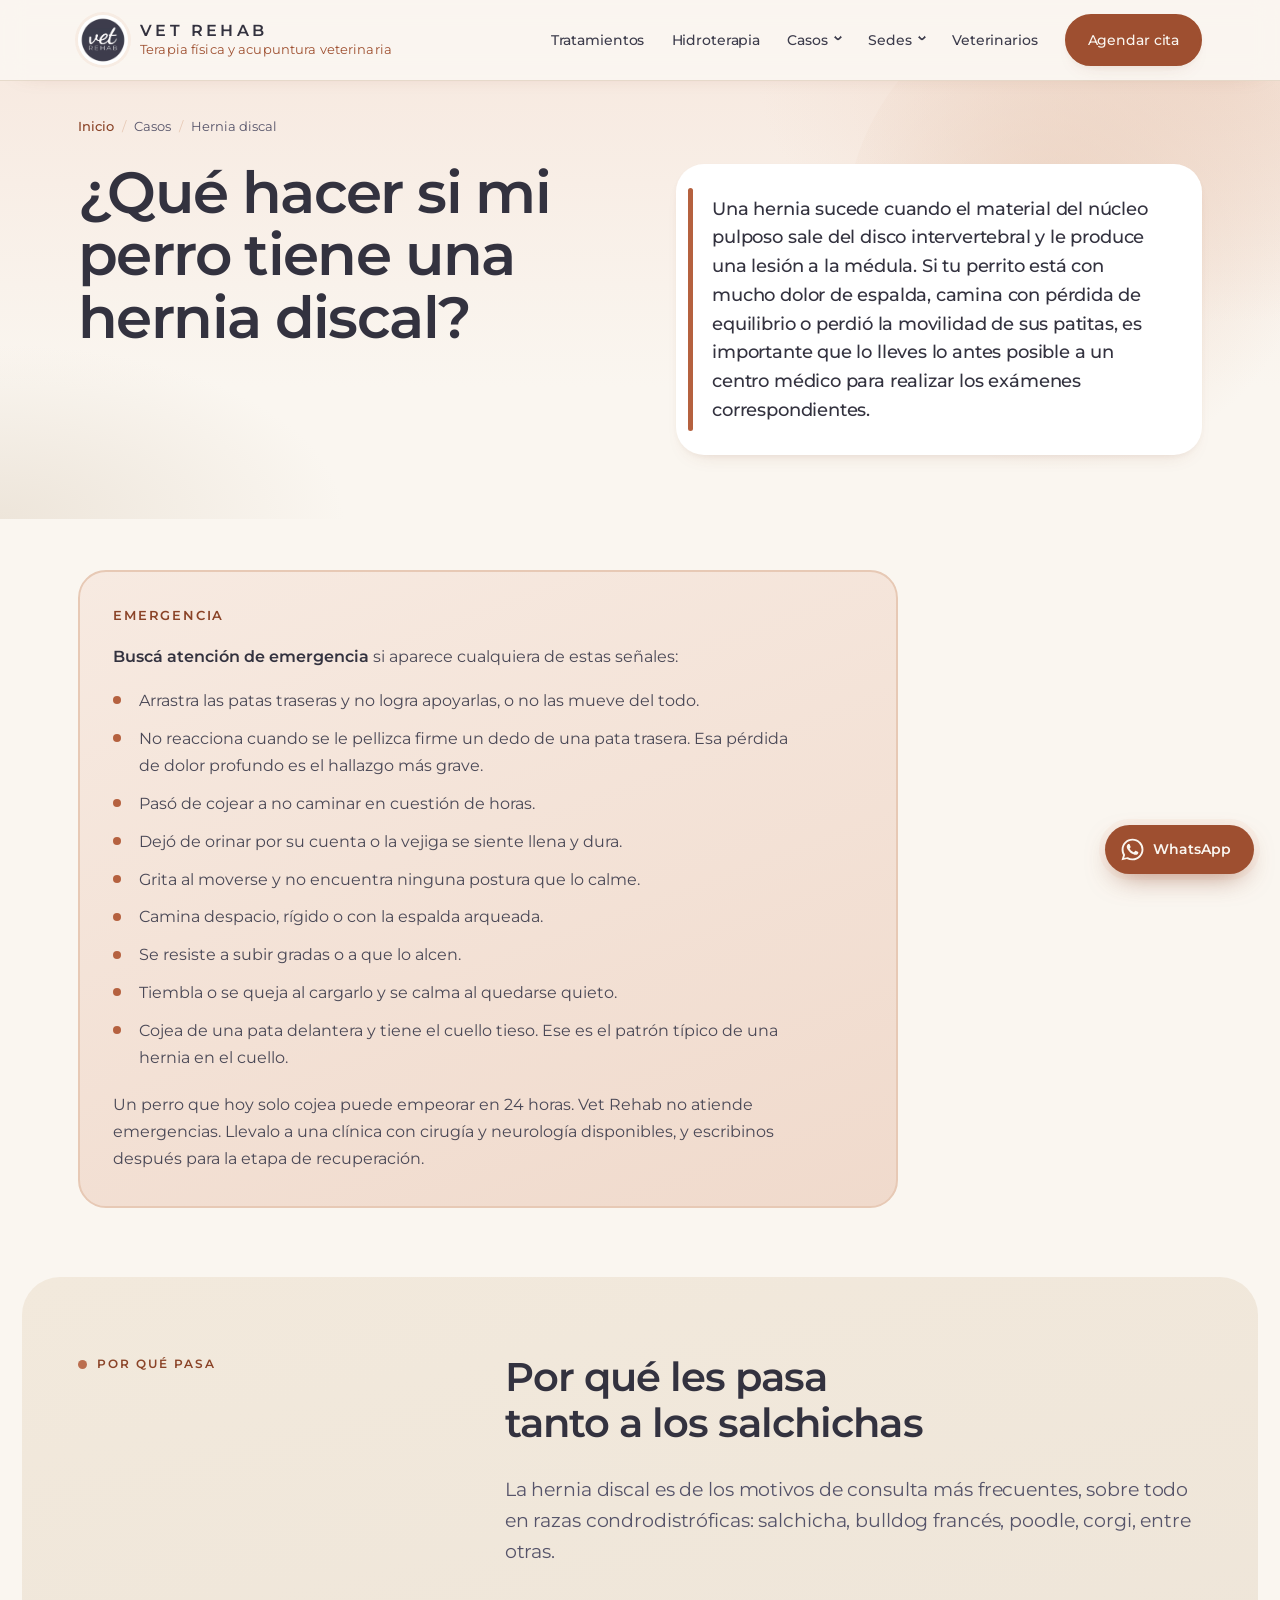
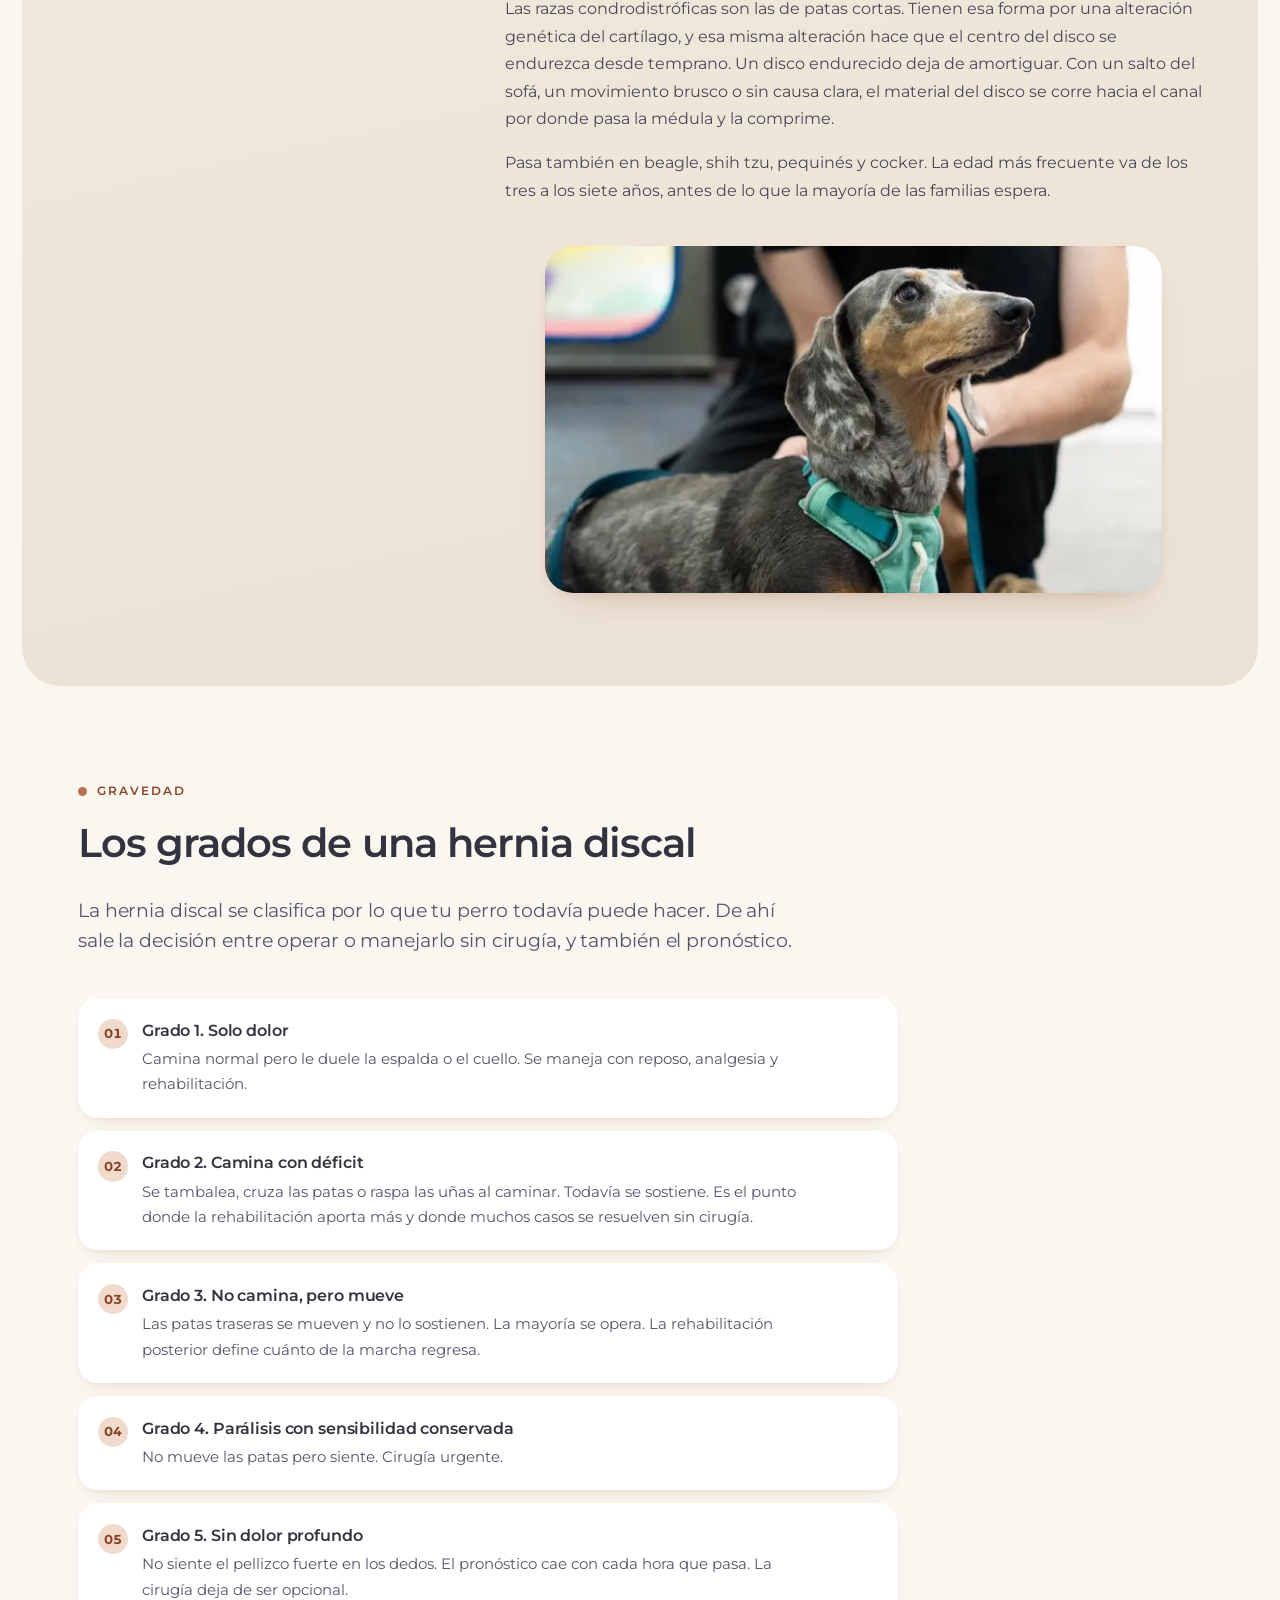
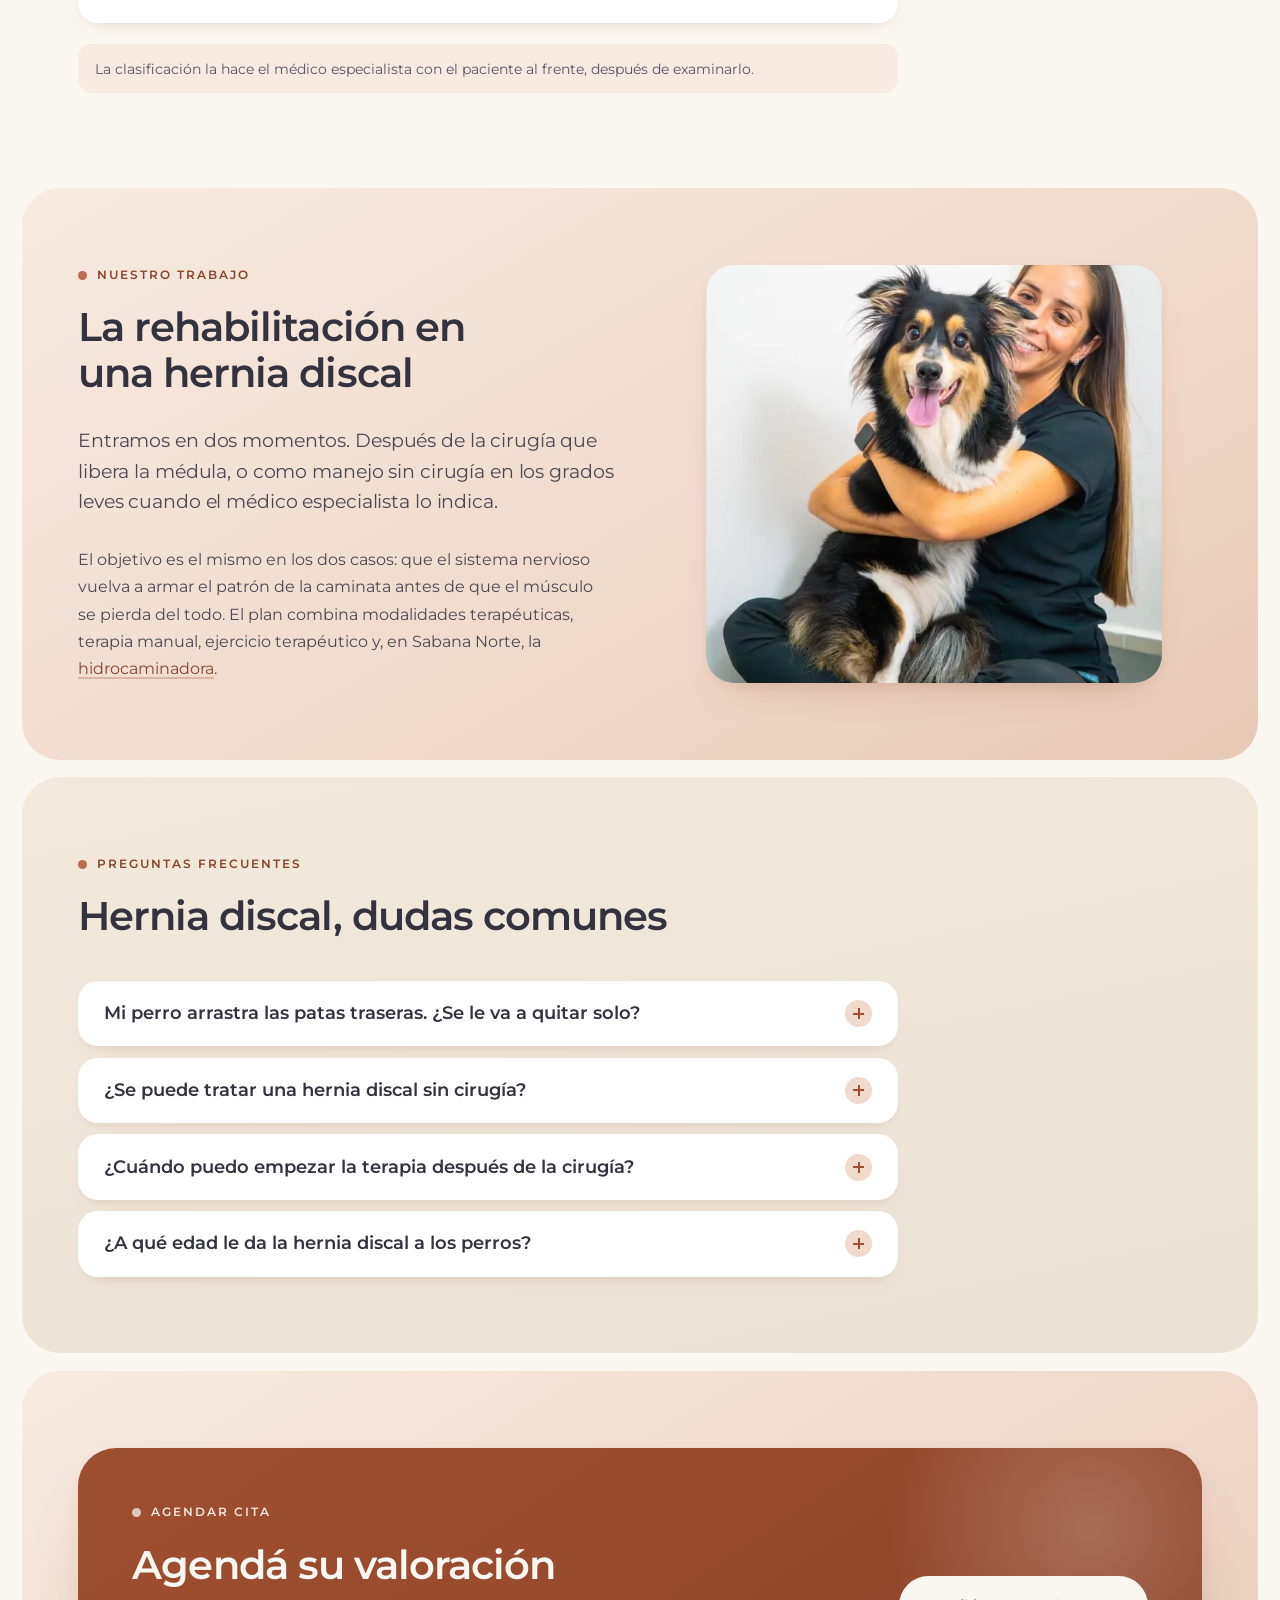
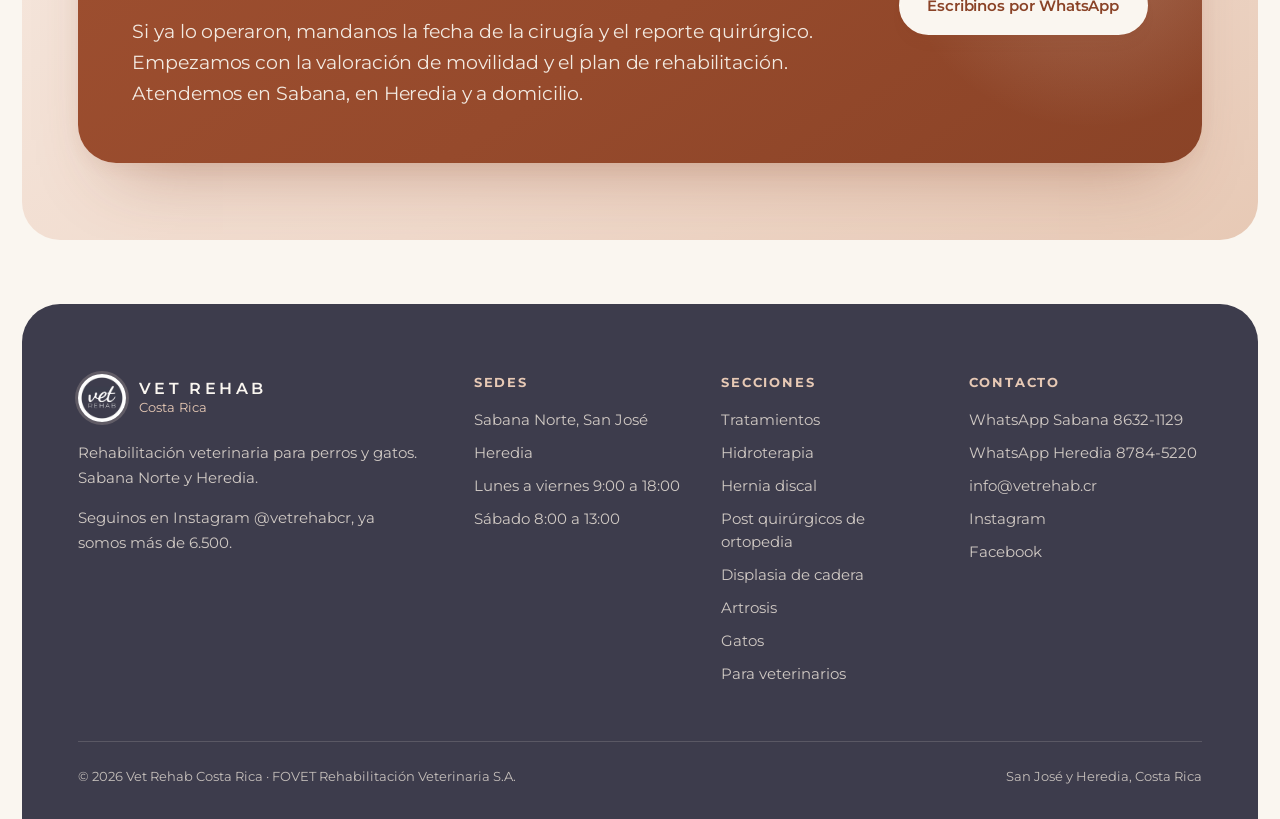
<file: site/hernia-discal-perros.html>
<!DOCTYPE html>
<html lang="es-CR">
<head>
<meta charset="utf-8">
<meta name="viewport" content="width=device-width, initial-scale=1">
<title>Hernia discal en perros: qué hacer | Vet Rehab CR</title>
<meta name="description" content="Qué es una hernia discal en perros, las señales que exigen atención de emergencia y qué hace la rehabilitación después. Sabana Norte y Heredia.">
<link rel="canonical" href="https://vetrehab.cr/hernia-discal-perros.html">
<meta property="og:type" content="article">
<meta property="og:locale" content="es_CR">
<meta property="og:site_name" content="Vet Rehab Costa Rica">
<meta property="og:title" content="Hernia discal en perros: qué hacer | Vet Rehab CR">
<meta property="og:description" content="Qué es una hernia discal en perros, las señales que exigen atención de emergencia y qué hace la rehabilitación después. Sabana Norte y Heredia.">
<meta property="og:url" content="https://vetrehab.cr/hernia-discal-perros.html">
<meta property="og:image" content="https://vetrehab.cr/assets/img/terapeuta-dachshund-01.jpg">
<meta property="og:image:width" content="1080">
<meta property="og:image:height" content="1350">
<meta property="og:image:alt" content="Hernia discal en perros: qué hacer | Vet Rehab CR">
<meta name="twitter:card" content="summary_large_image">
<meta name="twitter:title" content="Hernia discal en perros: qué hacer | Vet Rehab CR">
<meta name="twitter:description" content="Qué es una hernia discal en perros, las señales que exigen atención de emergencia y qué hace la rehabilitación después. Sabana Norte y Heredia.">
<meta name="twitter:image" content="https://vetrehab.cr/assets/img/terapeuta-dachshund-01.jpg">
<meta name="theme-color" content="#3D3C4C">
<link rel="icon" href="assets/icons/favicon-32.png" sizes="32x32" type="image/png">
<link rel="icon" href="assets/icons/icon-192.png" sizes="192x192" type="image/png">
<link rel="apple-touch-icon" href="assets/icons/apple-touch-icon.png">
<link rel="manifest" href="assets/icons/site.webmanifest">
<link rel="preconnect" href="https://fonts.googleapis.com">
<link rel="preconnect" href="https://fonts.gstatic.com" crossorigin>
<link rel="stylesheet" href="assets/style.css">
<link rel="stylesheet" href="https://fonts.googleapis.com/css2?family=Cormorant+Garamond:ital,wght@1,400;1,500;1,600&amp;family=Montserrat:wght@400;500;600;700&amp;display=swap" media="print" onload="this.media='all'">
<noscript><link rel="stylesheet" href="https://fonts.googleapis.com/css2?family=Cormorant+Garamond:ital,wght@1,400;1,500;1,600&amp;family=Montserrat:wght@400;500;600;700&amp;display=swap"></noscript>
</head>
<body>

<a class="skip" href="#main">Saltar al contenido</a>

<header class="head">
  <div class="wrap head-in">
    <a class="brand" href="index.html" aria-label="Vet Rehab Costa Rica, inicio">
      <img class="brand-mark" src="assets/logo-vetrehab.jpg" width="50" height="50" alt="Logotipo de Vet Rehab Costa Rica" decoding="async">
      <span class="brand-txt">
        <span class="brand-word">Vet Rehab</span>
        <span class="brand-sub">Terapia física y acupuntura veterinaria</span>
      </span>
    </a>
    <button class="burger" id="burger" aria-expanded="false" aria-controls="nav" aria-label="Abrir menú">
      <span></span><span></span><span></span>
    </button>
    <nav class="nav" id="nav" aria-label="Navegación principal">
      <ul class="nav-list">
        <li><a href="index.html#servicios">Tratamientos</a></li>
        <li><a href="hidroterapia-perros.html">Hidroterapia</a></li>
        <li>
          <details>
            <summary>Casos</summary>
            <ul class="sub">
              <li><a href="hernia-discal-perros.html" aria-current="page">Hernia discal</a></li>
              <li><a href="ligamento-cruzado-perro.html">Post quirúrgicos de ortopedia</a></li>
              <li><a href="displasia-cadera-perros.html">Displasia de cadera</a></li>
              <li><a href="artrosis-perro-mayor.html">Artrosis en perro mayor</a></li>
              <li><a href="fisioterapia-gatos.html">Fisioterapia en gatos</a></li>
            </ul>
          </details>
        </li>
        <li>
          <details>
            <summary>Sedes</summary>
            <ul class="sub">
              <li><a href="sede-sabana.html">Sabana Norte</a></li>
              <li><a href="sede-heredia.html">Heredia</a></li>
            </ul>
          </details>
        </li>
        <li><a href="para-veterinarios.html">Veterinarios</a></li>
        <li class="nav-cta"><a class="btn btn-sm" href="https://wa.me/50686321129?text=Hola%2C%20mi%20perro%20tiene%20una%20hernia%20discal%20y%20quisiera%20informaci%C3%B3n" rel="noopener">Agendar cita</a></li>
      </ul>
    </nav>
  </div>
</header>

<main id="main">

<section class="phead">
  <div class="wrap wrap-narrow">
    <nav class="crumbs" aria-label="Ruta">
      <a href="index.html">Inicio</a><span aria-hidden="true">/</span>Casos<span aria-hidden="true">/</span>Hernia discal
    </nav>
    <h1>¿Qué hacer si mi perro tiene una hernia discal?</h1>
    <div class="answer">
      <p>Una hernia sucede cuando el material del núcleo pulposo sale del disco intervertebral y le produce una lesión a la médula. Si tu perrito está con mucho dolor de espalda, camina con pérdida de equilibrio o perdió la movilidad de sus patitas, es importante que lo lleves lo antes posible a un centro médico para realizar los exámenes correspondientes.</p>
    </div>
  </div>
</section>

<section class="sec-tight">
  <div class="wrap wrap-narrow">
    <div class="alert">
      <span class="micro">Emergencia</span>
      <p class="mt-0"><strong>Buscá atención de emergencia</strong> si aparece cualquiera de estas señales:</p>
      <ul>
        <li>Arrastra las patas traseras y no logra apoyarlas, o no las mueve del todo.</li>
        <li>No reacciona cuando se le pellizca firme un dedo de una pata trasera. Esa pérdida de dolor profundo es el hallazgo más grave.</li>
        <li>Pasó de cojear a no caminar en cuestión de horas.</li>
        <li>Dejó de orinar por su cuenta o la vejiga se siente llena y dura.</li>
        <li>Grita al moverse y no encuentra ninguna postura que lo calme.</li>
        <li>Camina despacio, rígido o con la espalda arqueada.</li>
        <li>Se resiste a subir gradas o a que lo alcen.</li>
        <li>Tiembla o se queja al cargarlo y se calma al quedarse quieto.</li>
        <li>Cojea de una pata delantera y tiene el cuello tieso. Ese es el patrón típico de una hernia en el cuello.</li>
      </ul>
      <p class="mt-1">Un perro que hoy solo cojea puede empeorar en 24 horas. Vet Rehab no atiende emergencias. Llevalo a una clínica con cirugía y neurología disponibles, y escribinos después para la etapa de recuperación.</p>
    </div>
  </div>
</section>


<section class="sec sec-sand">
  <div class="wrap">
    <div class="split">
      <div>
        <p class="eyebrow">Por qué pasa</p>
      </div>
      <div>
        <h2>Por qué les pasa tanto a los salchichas</h2>
        <p class="lead mt-2">La hernia discal es de los motivos de consulta más frecuentes, sobre todo en razas condrodistróficas: salchicha, bulldog francés, poodle, corgi, entre otras.</p>
        <p class="mt-2">Las razas condrodistróficas son las de patas cortas. Tienen esa forma por una alteración genética del cartílago, y esa misma alteración hace que el centro del disco se endurezca desde temprano. Un disco endurecido deja de amortiguar. Con un salto del sofá, un movimiento brusco o sin causa clara, el material del disco se corre hacia el canal por donde pasa la médula y la comprime.</p>
        <p>Pasa también en beagle, shih tzu, pequinés y cocker. La edad más frecuente va de los tres a los siete años, antes de lo que la mayoría de las familias espera.</p>
        <figure class="photo has-img photo-wide mt-3"><picture><source type="image/webp" srcset="assets/img/terapeuta-dachshund-01-640.webp 640w, assets/img/terapeuta-dachshund-01.webp 788w" sizes="(min-width: 900px) 50vw, 100vw"><img src="assets/img/terapeuta-dachshund-01.jpg" alt="Terapeuta sosteniendo de pie a un perro salchicha con arnés de soporte" loading="lazy" decoding="async"></picture></figure>
      </div>
    </div>
  </div>
</section>

<section class="sec">
  <div class="wrap wrap-narrow">
    <p class="eyebrow">Gravedad</p>
    <h2>Los grados de una hernia discal</h2>
    <p class="lead mt-2">La hernia discal se clasifica por lo que tu perro todavía puede hacer. De ahí sale la decisión entre operar o manejarlo sin cirugía, y también el pronóstico.</p>
    <ol class="steps mt-3">
      <li>
        <h3>Grado 1. Solo dolor</h3>
        <p>Camina normal pero le duele la espalda o el cuello. Se maneja con reposo, analgesia y rehabilitación.</p>
      </li>
      <li>
        <h3>Grado 2. Camina con déficit</h3>
        <p>Se tambalea, cruza las patas o raspa las uñas al caminar. Todavía se sostiene. Es el punto donde la rehabilitación aporta más y donde muchos casos se resuelven sin cirugía.</p>
      </li>
      <li>
        <h3>Grado 3. No camina, pero mueve</h3>
        <p>Las patas traseras se mueven y no lo sostienen. La mayoría se opera. La rehabilitación posterior define cuánto de la marcha regresa.</p>
      </li>
      <li>
        <h3>Grado 4. Parálisis con sensibilidad conservada</h3>
        <p>No mueve las patas pero siente. Cirugía urgente.</p>
      </li>
      <li>
        <h3>Grado 5. Sin dolor profundo</h3>
        <p>No siente el pellizco fuerte en los dedos. El pronóstico cae con cada hora que pasa. La cirugía deja de ser opcional.</p>
      </li>
    </ol>
    <p class="note">La clasificación la hace el médico especialista con el paciente al frente, después de examinarlo.</p>
  </div>
</section>

<section class="sec sec-ink">
  <div class="wrap">
    <div class="split split-even">
      <div>
        <p class="eyebrow">Nuestro trabajo</p>
        <h2>La rehabilitación en una hernia discal</h2>
        <p class="lead mt-2">Entramos en dos momentos. Después de la cirugía que libera la médula, o como manejo sin cirugía en los grados leves cuando el médico especialista lo indica.</p>
        <p class="mt-2">El objetivo es el mismo en los dos casos: que el sistema nervioso vuelva a armar el patrón de la caminata antes de que el músculo se pierda del todo. El plan combina modalidades terapéuticas, terapia manual, ejercicio terapéutico y, en Sabana Norte, la <a href="hidroterapia-perros.html">hidrocaminadora</a>.</p>
      </div>
      <figure class="photo has-img"><picture><source type="image/webp" srcset="assets/img/terapeuta-abrazo-perro-01-640.webp 640w, assets/img/terapeuta-abrazo-perro-01.webp 788w" sizes="(min-width: 900px) 50vw, 100vw"><img src="assets/img/terapeuta-abrazo-perro-01.jpg" alt="Terapeuta sosteniendo a un perro durante la sesión de rehabilitación" loading="lazy" decoding="async"></picture></figure>
    </div>
  </div>
</section>


<section class="sec sec-sand">
  <div class="wrap wrap-narrow">
    <p class="eyebrow">Preguntas frecuentes</p>
    <h2 class="mb-2">Hernia discal, dudas comunes</h2>
    <div class="faq mt-3">
      <details>
        <summary>Mi perro arrastra las patas traseras. ¿Se le va a quitar solo?</summary>
        <div class="faq-a"><p>No. Que arrastre las patas quiere decir que la médula está comprimida, y esa compresión no cede sola. Necesita que un veterinario lo vea hoy mismo para definir el grado y decidir si hay que operar. Si además perdió sensibilidad, cada hora cuenta.</p></div>
      </details>
      <details>
        <summary>¿Se puede tratar una hernia discal sin cirugía?</summary>
        <div class="faq-a"><p>En los casos leves sí. Los perros que todavía caminan, aunque sea con dolor o medio descoordinados, suelen manejarse con reposo estricto, analgesia y rehabilitación. La decisión la toma el médico especialista con el examen y las imágenes al frente. Si el paciente empeora durante ese manejo, se vuelve a plantear la cirugía.</p></div>
      </details>
      <details>
        <summary>¿Cuándo puedo empezar la terapia después de la cirugía?</summary>
        <div class="faq-a"><p>La terapia se puede iniciar tan pronto como el día después de la cirugía de tu mascota, o en el momento en que le den la salida del hospital.</p></div>
      </details>
      <details>
        <summary>¿A qué edad le da la hernia discal a los perros?</summary>
        <div class="faq-a"><p>Lo más frecuente es entre los tres y los siete años, antes de lo que la mayoría de las familias espera. Pasa sobre todo en razas condrodistróficas, de patas cortas: salchicha, bulldog francés, poodle, corgi, beagle, shih tzu, pequinés y cocker.</p></div>
      </details>
    </div>
  </div>
</section>

<section class="sec sec-ink">
  <div class="wrap">
    <div class="cta-band">
      <div>
        <p class="eyebrow">Agendar cita</p>
        <h2>Agendá su valoración</h2>
        <p class="lead mt-2">Si ya lo operaron, mandanos la fecha de la cirugía y el reporte quirúrgico. Empezamos con la valoración de movilidad y el plan de rehabilitación. Atendemos en Sabana, en Heredia y a domicilio.</p>
      </div>
      <div class="btns">
        <a class="btn" href="https://wa.me/50686321129?text=Hola%2C%20mi%20perro%20tiene%20una%20hernia%20discal%20y%20quisiera%20informaci%C3%B3n" rel="noopener">Escribinos por WhatsApp</a>
      </div>
    </div>
  </div>
</section>

</main>

<footer class="foot">
  <div class="wrap">
    <div class="foot-grid">
      <div>
        <div class="foot-mark">
          <img src="assets/logo-vetrehab.jpg" width="46" height="46" alt="" decoding="async">
          <span class="brand-txt">
            <span class="brand-word">Vet Rehab</span>
            <span class="brand-sub">Costa Rica</span>
          </span>
        </div>
        <p>Rehabilitación veterinaria para perros y gatos. Sabana Norte y Heredia.</p>
        <p>Seguinos en Instagram <a href="https://www.instagram.com/vetrehabcr/" rel="noopener">@vetrehabcr</a>, ya somos más de 6.500.</p>
      </div>
      <div>
        <h4>Sedes</h4>
        <ul>
          <li><a href="sede-sabana.html">Sabana Norte, San José</a></li>
          <li><a href="sede-heredia.html">Heredia</a></li>
          <li>Lunes a viernes 9:00 a 18:00</li>
          <li>Sábado 8:00 a 13:00</li>
        </ul>
      </div>
      <div>
        <h4>Secciones</h4>
        <ul>
          <li><a href="index.html#servicios">Tratamientos</a></li>
          <li><a href="hidroterapia-perros.html">Hidroterapia</a></li>
          <li><a href="hernia-discal-perros.html">Hernia discal</a></li>
          <li><a href="ligamento-cruzado-perro.html">Post quirúrgicos de ortopedia</a></li>
          <li><a href="displasia-cadera-perros.html">Displasia de cadera</a></li>
          <li><a href="artrosis-perro-mayor.html">Artrosis</a></li>
          <li><a href="fisioterapia-gatos.html">Gatos</a></li>
          <li><a href="para-veterinarios.html">Para veterinarios</a></li>
        </ul>
      </div>
      <div>
        <h4>Contacto</h4>
        <ul>
          <li><a href="https://wa.me/50686321129" rel="noopener">WhatsApp Sabana 8632-1129</a></li>
          <li><a href="https://wa.me/50687845220" rel="noopener">WhatsApp Heredia 8784-5220</a></li>
          <li><a href="mailto:info@vetrehab.cr">info@vetrehab.cr</a></li>
          <li><a href="https://www.instagram.com/vetrehabcr/" rel="noopener">Instagram</a></li>
          <li><a href="https://www.facebook.com/vetrehabcr/" rel="noopener">Facebook</a></li>
        </ul>
      </div>
    </div>
    <div class="foot-base">
      <span>&copy; 2026 Vet Rehab Costa Rica &middot; FOVET Rehabilitación Veterinaria S.A.</span>
      <span>San José y Heredia, Costa Rica</span>
    </div>
  </div>
</footer>

<a class="wa" href="https://wa.me/50686321129?text=Hola%2C%20mi%20perro%20tiene%20una%20hernia%20discal%20y%20quisiera%20informaci%C3%B3n" rel="noopener" aria-label="Escribir por WhatsApp a Vet Rehab Costa Rica">
  <svg viewBox="0 0 24 24" aria-hidden="true"><path d="M17.47 14.38c-.3-.15-1.76-.87-2.03-.97-.27-.1-.47-.15-.67.15-.2.3-.77.97-.94 1.17-.17.2-.35.22-.65.07-.3-.15-1.26-.46-2.4-1.48-.89-.79-1.49-1.77-1.66-2.07-.17-.3-.02-.46.13-.61.13-.13.3-.35.45-.52.15-.17.2-.3.3-.5.1-.2.05-.37-.02-.52-.07-.15-.67-1.61-.92-2.21-.24-.58-.49-.5-.67-.51h-.57c-.2 0-.52.07-.79.37-.27.3-1.04 1.02-1.04 2.48s1.07 2.88 1.22 3.08c.15.2 2.1 3.2 5.08 4.49.71.31 1.26.49 1.69.63.71.23 1.36.19 1.87.12.57-.09 1.76-.72 2.01-1.41.25-.69.25-1.29.17-1.41-.07-.12-.27-.2-.57-.35zM12.04 21.5h-.01a9.4 9.4 0 0 1-4.79-1.31l-.34-.2-3.56.93.95-3.47-.22-.36a9.38 9.38 0 0 1-1.44-5.01c0-5.19 4.23-9.41 9.42-9.41 2.52 0 4.88.98 6.66 2.76a9.35 9.35 0 0 1 2.76 6.66c0 5.19-4.23 9.41-9.43 9.41zm8.02-17.43A11.36 11.36 0 0 0 12.04.75C5.76.75.65 5.86.65 12.14c0 2.01.53 3.97 1.53 5.7L.55 23.25l5.55-1.46a11.36 11.36 0 0 0 5.94 1.52h.01c6.28 0 11.39-5.11 11.39-11.39 0-3.04-1.19-5.9-3.34-8.05z"/></svg>
  <span>WhatsApp</span>
</a>

<script src="assets/site.js" defer></script>

<script type="application/ld+json">
{
  "@context": "https://schema.org",
  "@type": "FAQPage",
  "@id": "https://vetrehab.cr/hernia-discal-perros.html#faq",
  "mainEntity": [
    {
      "@type": "Question",
      "name": "Mi perro arrastra las patas traseras. ¿Se le va a quitar solo?",
      "acceptedAnswer": {
        "@type": "Answer",
        "text": "No. Que arrastre las patas quiere decir que la médula está comprimida, y esa compresión no cede sola. Necesita que un veterinario lo vea hoy mismo para definir el grado y decidir si hay que operar. Si además perdió sensibilidad, cada hora cuenta."
      }
    },
    {
      "@type": "Question",
      "name": "¿Se puede tratar una hernia discal sin cirugía?",
      "acceptedAnswer": {
        "@type": "Answer",
        "text": "En los casos leves sí. Los perros que todavía caminan, aunque sea con dolor o medio descoordinados, suelen manejarse con reposo estricto, analgesia y rehabilitación. La decisión la toma el médico especialista con el examen y las imágenes al frente. Si el paciente empeora durante ese manejo, se vuelve a plantear la cirugía."
      }
    },
    {
      "@type": "Question",
      "name": "¿Cuándo puedo empezar la terapia después de la cirugía?",
      "acceptedAnswer": {
        "@type": "Answer",
        "text": "La terapia se puede iniciar tan pronto como el día después de la cirugía de tu mascota, o en el momento en que le den la salida del hospital."
      }
    },
    {
      "@type": "Question",
      "name": "¿A qué edad le da la hernia discal a los perros?",
      "acceptedAnswer": {
        "@type": "Answer",
        "text": "Lo más frecuente es entre los tres y los siete años, antes de lo que la mayoría de las familias espera. Pasa sobre todo en razas condrodistróficas, de patas cortas: salchicha, bulldog francés, poodle, corgi, beagle, shih tzu, pequinés y cocker."
      }
    }
  ]
}
</script>

<script type="application/ld+json">
{
  "@context": "https://schema.org",
  "@graph": [
    {
      "@type": "Person",
      "@id": "https://vetrehab.cr/#carolina",
      "name": "Carolina Fournier",
      "honorificPrefix": "Dra.",
      "jobTitle": "Médica veterinaria especializada en rehabilitación veterinaria",
      "worksFor": {
        "@type": "Organization",
        "name": "Vet Rehab Costa Rica",
        "url": "https://vetrehab.cr/"
      },
      "knowsLanguage": [
        "es",
        "en"
      ],
      "hasCredential": [
        {
          "@type": "EducationalOccupationalCredential",
          "name": "Certified Canine Rehabilitation Practitioner (CCRP), University of Tennessee",
          "credentialCategory": "certification",
          "recognizedBy": {
            "@type": "CollegeOrUniversity",
            "name": "University of Tennessee"
          },
          "url": "https://www.ncsuvetce.com/canine-rehab-ccrp/ccrp-costa-rica/"
        },
        {
          "@type": "EducationalOccupationalCredential",
          "name": "Certified Canine Manual Therapist (CCMT), North Carolina State University",
          "credentialCategory": "certification",
          "recognizedBy": {
            "@type": "CollegeOrUniversity",
            "name": "North Carolina State University"
          }
        }
      ],
      "sameAs": [
        "https://www.ncsuvetce.com/canine-rehab-ccrp/ccrp-costa-rica/",
        "https://www.instagram.com/vetrehabcr/",
        "https://www.facebook.com/vetrehabcr/"
      ],
      "image": "https://vetrehab.cr/assets/img/dra-carolina-retrato-01.jpg"
    },
    {
      "@type": "BreadcrumbList",
      "@id": "https://vetrehab.cr/hernia-discal-perros.html#crumbs",
      "itemListElement": [
        {
          "@type": "ListItem",
          "position": 1,
          "name": "Inicio",
          "item": "https://vetrehab.cr/"
        },
        {
          "@type": "ListItem",
          "position": 2,
          "name": "Casos"
        },
        {
          "@type": "ListItem",
          "position": 3,
          "name": "Hernia discal",
          "item": "https://vetrehab.cr/hernia-discal-perros.html"
        }
      ]
    },
    {
      "@type": "MedicalWebPage",
      "@id": "https://vetrehab.cr/hernia-discal-perros.html#webpage",
      "url": "https://vetrehab.cr/hernia-discal-perros.html",
      "name": "Hernia discal en perros: qué hacer | Vet Rehab CR",
      "description": "Qué es una hernia discal en perros, las señales que exigen atención de emergencia y qué hace la rehabilitación después. Sabana Norte y Heredia.",
      "inLanguage": "es-CR",
      "isPartOf": {
        "@id": "https://vetrehab.cr/#website"
      },
      "primaryImageOfPage": "https://vetrehab.cr/assets/img/terapeuta-dachshund-01.jpg",
      "dateModified": "2026-11-23",
      "publisher": {
        "@id": "https://vetrehab.cr/#organization"
      },
      "reviewedBy": {
        "@id": "https://vetrehab.cr/#carolina"
      },
      "about": {
        "@type": "MedicalCondition",
        "name": "Hernia discal en perros",
        "alternateName": "Enfermedad del disco intervertebral canino",
        "possibleTreatment": {
          "@type": "MedicalTherapy",
          "name": "Rehabilitación veterinaria",
          "provider": {
            "@id": "https://vetrehab.cr/#organization"
          }
        }
      },
      "medicalAudience": {
        "@type": "PeopleAudience",
        "audienceType": "Dueños de perros y gatos en Costa Rica"
      }
    }
  ]
}
</script>
</body>
</html>
</file>
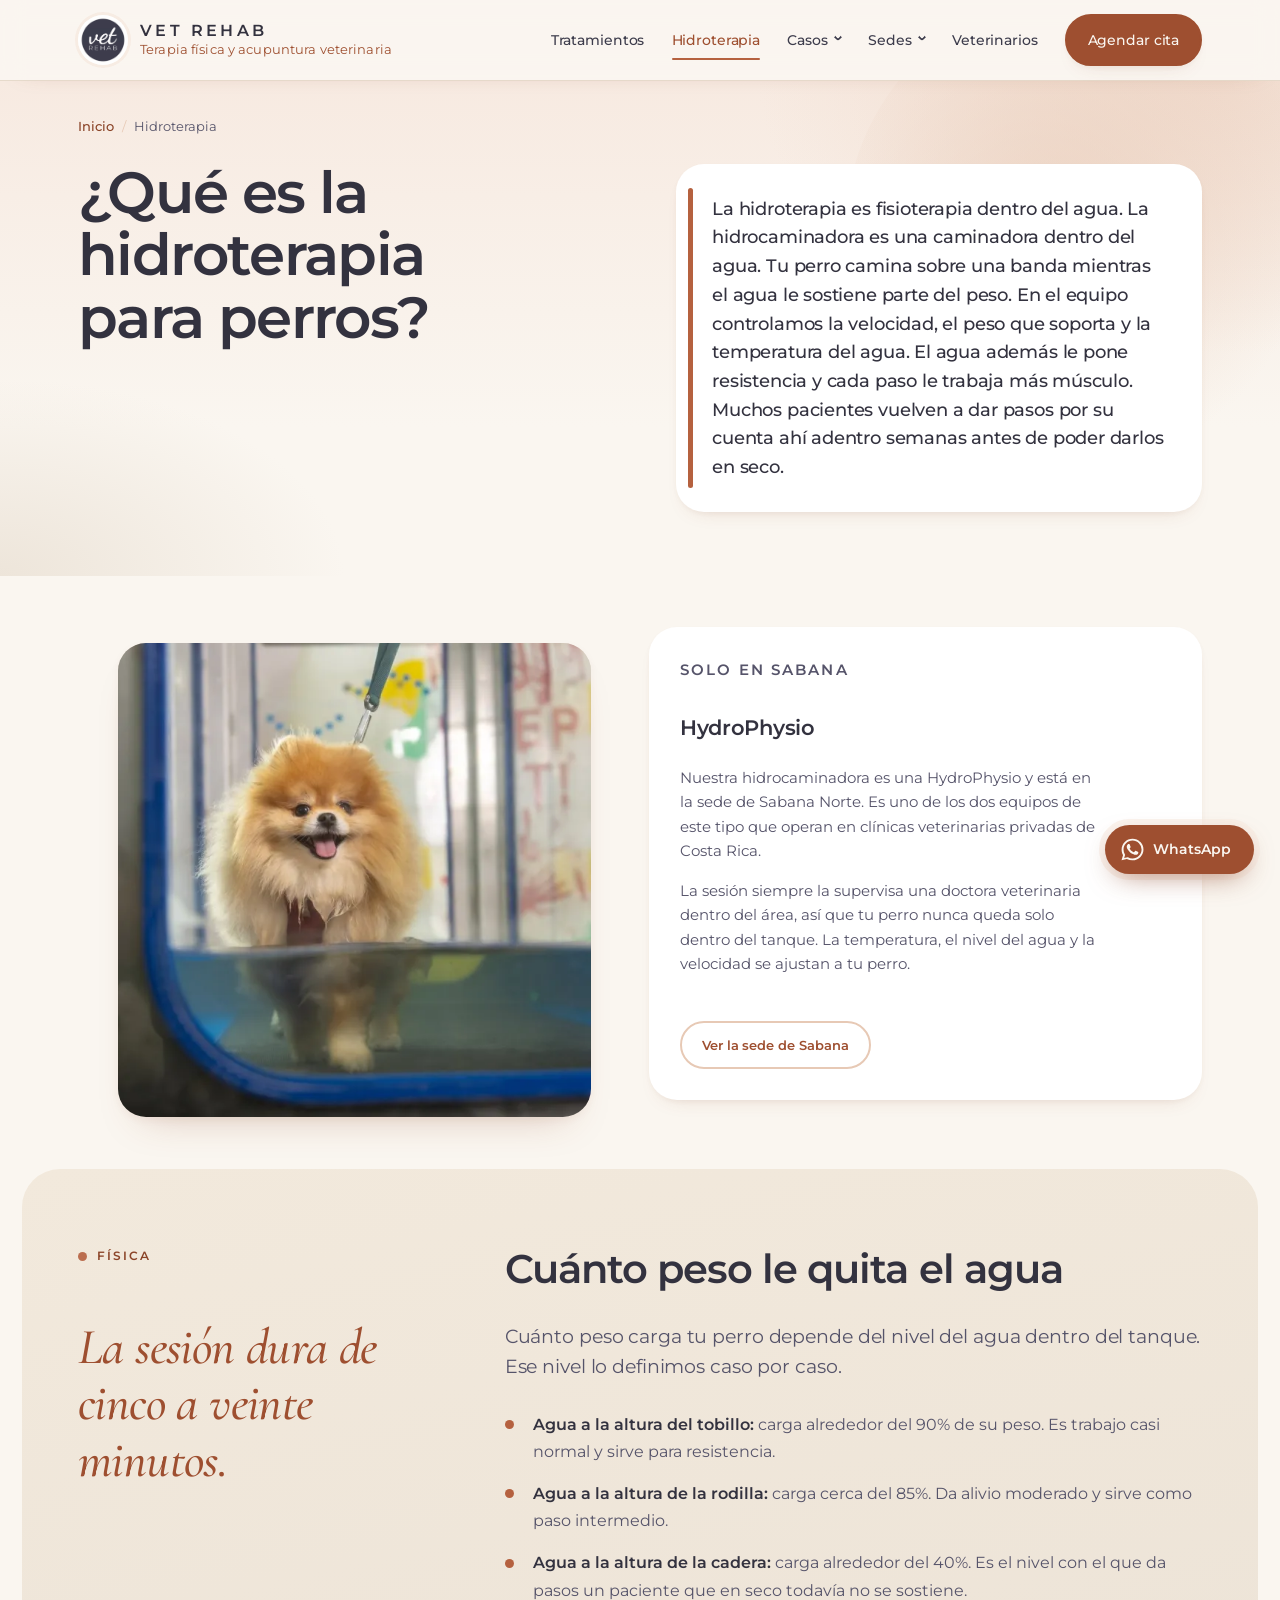
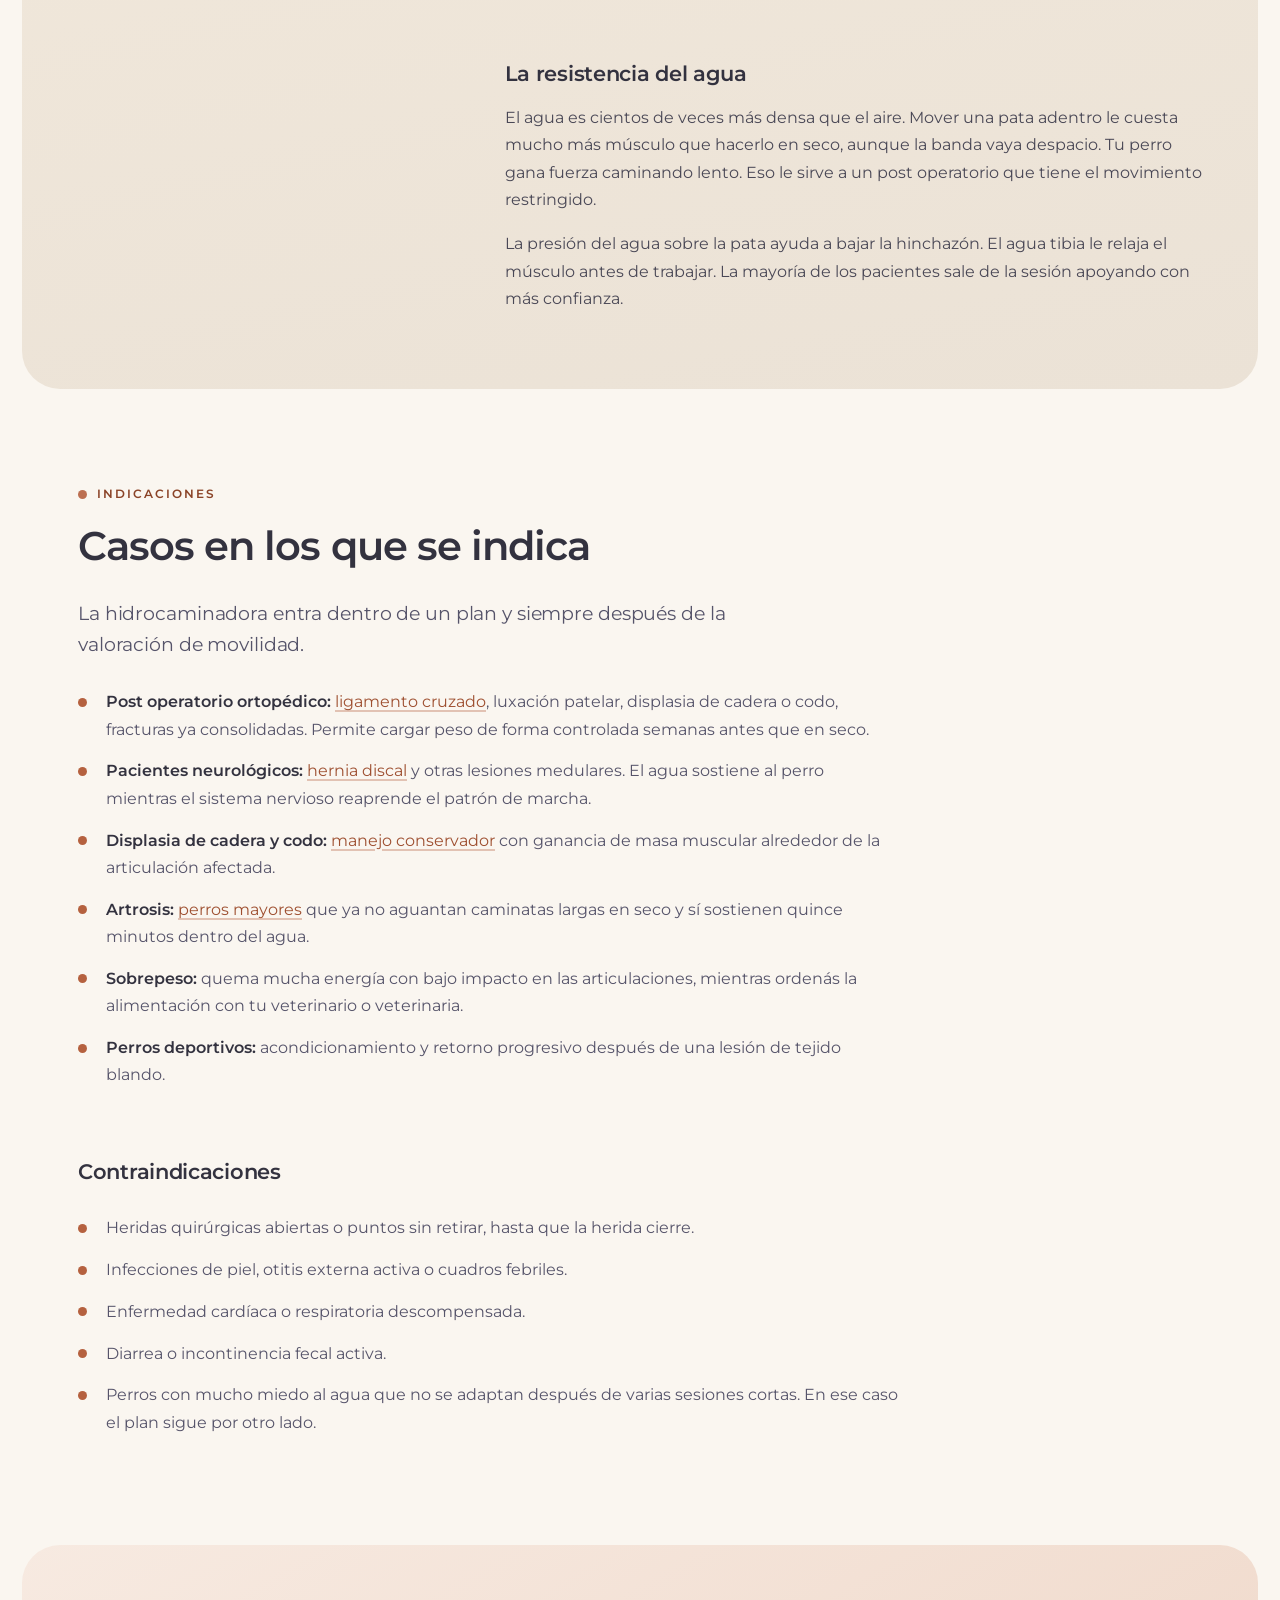
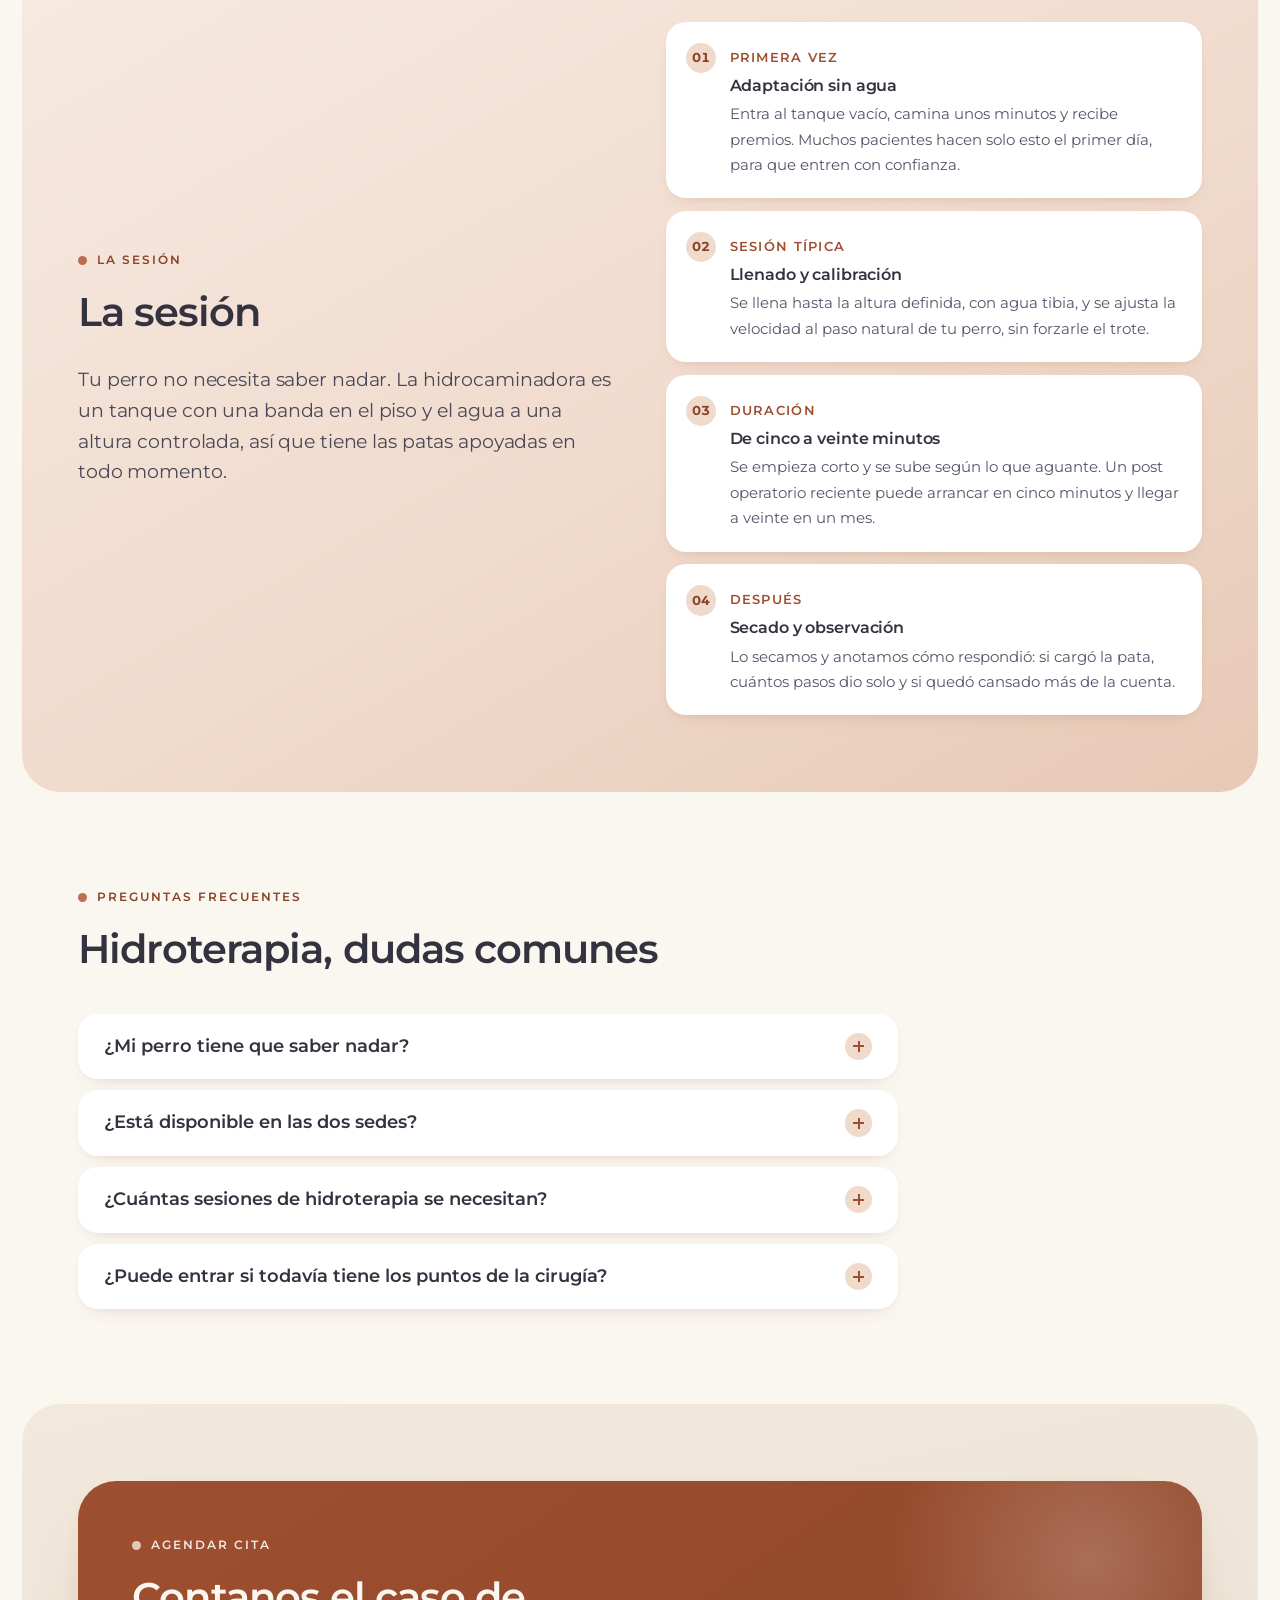
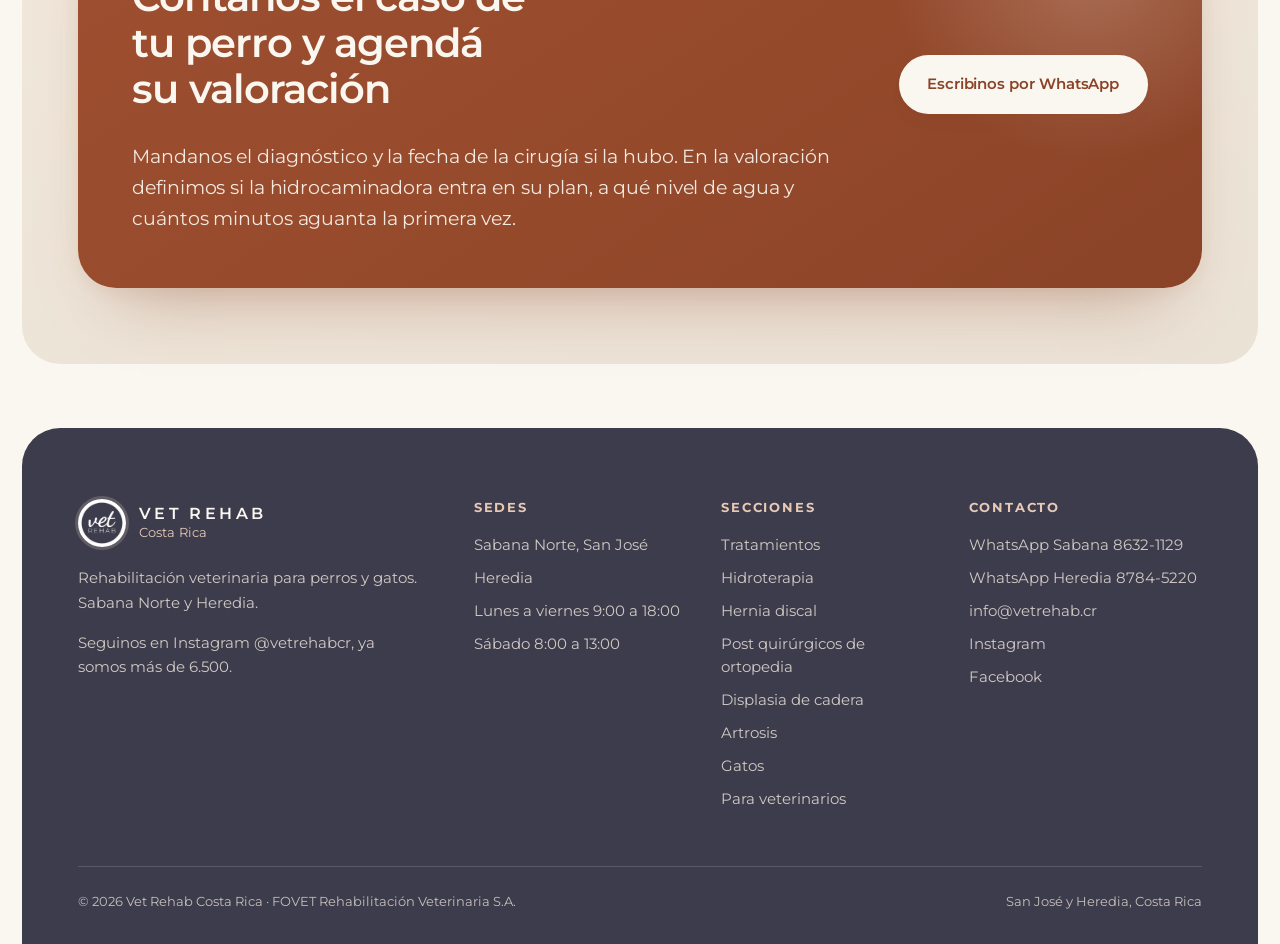
<file: site/hidroterapia-perros.html>
<!DOCTYPE html>
<html lang="es-CR">
<head>
<meta charset="utf-8">
<meta name="viewport" content="width=device-width, initial-scale=1">
<title>Hidrocaminadora para perros en Costa Rica | Vet Rehab</title>
<meta name="description" content="Cómo funciona la hidrocaminadora, cuánto peso le quita el agua a tu perro y para cuáles casos sirve. La HydroPhysio está en la sede de Sabana.">
<link rel="canonical" href="https://vetrehab.cr/hidroterapia-perros.html">
<meta property="og:type" content="article">
<meta property="og:locale" content="es_CR">
<meta property="og:site_name" content="Vet Rehab Costa Rica">
<meta property="og:title" content="Hidrocaminadora para perros en Costa Rica | Vet Rehab">
<meta property="og:description" content="Cómo funciona la hidrocaminadora, cuánto peso le quita el agua a tu perro y para cuáles casos sirve. La HydroPhysio está en la sede de Sabana.">
<meta property="og:url" content="https://vetrehab.cr/hidroterapia-perros.html">
<meta property="og:image" content="https://vetrehab.cr/assets/img/hidrocaminadora-pomerania-01.jpg">
<meta property="og:image:width" content="1080">
<meta property="og:image:height" content="1350">
<meta property="og:image:alt" content="Hidrocaminadora para perros en Costa Rica | Vet Rehab">
<meta name="twitter:card" content="summary_large_image">
<meta name="twitter:title" content="Hidrocaminadora para perros en Costa Rica | Vet Rehab">
<meta name="twitter:description" content="Cómo funciona la hidrocaminadora, cuánto peso le quita el agua a tu perro y para cuáles casos sirve. La HydroPhysio está en la sede de Sabana.">
<meta name="twitter:image" content="https://vetrehab.cr/assets/img/hidrocaminadora-pomerania-01.jpg">
<meta name="theme-color" content="#3D3C4C">
<link rel="icon" href="assets/icons/favicon-32.png" sizes="32x32" type="image/png">
<link rel="icon" href="assets/icons/icon-192.png" sizes="192x192" type="image/png">
<link rel="apple-touch-icon" href="assets/icons/apple-touch-icon.png">
<link rel="manifest" href="assets/icons/site.webmanifest">
<link rel="preconnect" href="https://fonts.googleapis.com">
<link rel="preconnect" href="https://fonts.gstatic.com" crossorigin>
<link rel="stylesheet" href="assets/style.css">
<link rel="stylesheet" href="https://fonts.googleapis.com/css2?family=Cormorant+Garamond:ital,wght@1,400;1,500;1,600&amp;family=Montserrat:wght@400;500;600;700&amp;display=swap" media="print" onload="this.media='all'">
<noscript><link rel="stylesheet" href="https://fonts.googleapis.com/css2?family=Cormorant+Garamond:ital,wght@1,400;1,500;1,600&amp;family=Montserrat:wght@400;500;600;700&amp;display=swap"></noscript>
</head>
<body>

<a class="skip" href="#main">Saltar al contenido</a>

<header class="head">
  <div class="wrap head-in">
    <a class="brand" href="index.html" aria-label="Vet Rehab Costa Rica, inicio">
      <img class="brand-mark" src="assets/logo-vetrehab.jpg" width="50" height="50" alt="Logotipo de Vet Rehab Costa Rica" decoding="async">
      <span class="brand-txt">
        <span class="brand-word">Vet Rehab</span>
        <span class="brand-sub">Terapia física y acupuntura veterinaria</span>
      </span>
    </a>
    <button class="burger" id="burger" aria-expanded="false" aria-controls="nav" aria-label="Abrir menú">
      <span></span><span></span><span></span>
    </button>
    <nav class="nav" id="nav" aria-label="Navegación principal">
      <ul class="nav-list">
        <li><a href="index.html#servicios">Tratamientos</a></li>
        <li><a href="hidroterapia-perros.html" aria-current="page">Hidroterapia</a></li>
        <li>
          <details>
            <summary>Casos</summary>
            <ul class="sub">
              <li><a href="hernia-discal-perros.html">Hernia discal</a></li>
              <li><a href="ligamento-cruzado-perro.html">Post quirúrgicos de ortopedia</a></li>
              <li><a href="displasia-cadera-perros.html">Displasia de cadera</a></li>
              <li><a href="artrosis-perro-mayor.html">Artrosis en perro mayor</a></li>
              <li><a href="fisioterapia-gatos.html">Fisioterapia en gatos</a></li>
            </ul>
          </details>
        </li>
        <li>
          <details>
            <summary>Sedes</summary>
            <ul class="sub">
              <li><a href="sede-sabana.html">Sabana Norte</a></li>
              <li><a href="sede-heredia.html">Heredia</a></li>
            </ul>
          </details>
        </li>
        <li><a href="para-veterinarios.html">Veterinarios</a></li>
        <li class="nav-cta"><a class="btn btn-sm" href="https://wa.me/50686321129?text=Hola%2C%20quisiera%20informaci%C3%B3n%20sobre%20hidroterapia%20para%20mi%20perro" rel="noopener">Agendar cita</a></li>
      </ul>
    </nav>
  </div>
</header>

<main id="main">

<section class="phead">
  <div class="wrap wrap-narrow">
    <nav class="crumbs" aria-label="Ruta">
      <a href="index.html">Inicio</a><span aria-hidden="true">/</span>Hidroterapia
    </nav>
    <h1>¿Qué es la hidroterapia para perros?</h1>
    <div class="answer">
      <p>La hidroterapia es fisioterapia dentro del agua. La hidrocaminadora es una caminadora dentro del agua. Tu perro camina sobre una banda mientras el agua le sostiene parte del peso. En el equipo controlamos la velocidad, el peso que soporta y la temperatura del agua. El agua además le pone resistencia y cada paso le trabaja más músculo. Muchos pacientes vuelven a dar pasos por su cuenta ahí adentro semanas antes de poder darlos en seco.</p>
    </div>
  </div>
</section>

<section class="sec-tight">
  <div class="wrap">
    <div class="grid g-2">
      <figure class="photo has-img photo-wide"><picture><source type="image/webp" srcset="assets/img/hidrocaminadora-pomerania-01-640.webp 640w, assets/img/hidrocaminadora-pomerania-01.webp 1120w" sizes="(min-width: 900px) 50vw, 100vw"><img src="assets/img/hidrocaminadora-pomerania-01.jpg" alt="Pomerania caminando dentro de la hidrocaminadora" loading="lazy" decoding="async"></picture></figure>
      <div class="card">
        <p class="micro">Solo en Sabana</p>
        <h3 class="mt-1">HydroPhysio</h3>
        <p class="mt-1">Nuestra hidrocaminadora es una HydroPhysio y está en la sede de Sabana Norte. Es uno de los dos equipos de este tipo que operan en clínicas veterinarias privadas de Costa Rica.</p>
        <p>La sesión siempre la supervisa una doctora veterinaria dentro del área, así que tu perro nunca queda solo dentro del tanque. La temperatura, el nivel del agua y la velocidad se ajustan a tu perro.</p>
        <a class="btn btn-ghost btn-sm mt-2" href="sede-sabana.html">Ver la sede de Sabana</a>
      </div>
    </div>
  </div>
</section>

<section class="sec sec-sand">
  <div class="wrap">
    <div class="split">
      <div>
        <p class="eyebrow">Física</p>
        <p class="pull">La sesión dura de cinco a veinte minutos.</p>
      </div>
      <div>
        <h2>Cuánto peso le quita el agua</h2>
        <p class="lead mt-2">Cuánto peso carga tu perro depende del nivel del agua dentro del tanque. Ese nivel lo definimos caso por caso.</p>
        <ul class="list-check mt-2">
          <li><b>Agua a la altura del tobillo:</b> carga alrededor del 90% de su peso. Es trabajo casi normal y sirve para resistencia.</li>
          <li><b>Agua a la altura de la rodilla:</b> carga cerca del 85%. Da alivio moderado y sirve como paso intermedio.</li>
          <li><b>Agua a la altura de la cadera:</b> carga alrededor del 40%. Es el nivel con el que da pasos un paciente que en seco todavía no se sostiene.</li>
        </ul>
        <h3 class="mt-3">La resistencia del agua</h3>
        <p class="mt-1">El agua es cientos de veces más densa que el aire. Mover una pata adentro le cuesta mucho más músculo que hacerlo en seco, aunque la banda vaya despacio. Tu perro gana fuerza caminando lento. Eso le sirve a un post operatorio que tiene el movimiento restringido.</p>
        <p>La presión del agua sobre la pata ayuda a bajar la hinchazón. El agua tibia le relaja el músculo antes de trabajar. La mayoría de los pacientes sale de la sesión apoyando con más confianza.</p>
      </div>
    </div>
  </div>
</section>

<section class="sec">
  <div class="wrap wrap-narrow">
    <p class="eyebrow">Indicaciones</p>
    <h2>Casos en los que se indica</h2>
    <p class="lead mt-2">La hidrocaminadora entra dentro de un plan y siempre después de la valoración de movilidad.</p>
    <ul class="list-check mt-2">
      <li><b>Post operatorio ortopédico:</b> <a href="ligamento-cruzado-perro.html">ligamento cruzado</a>, luxación patelar, displasia de cadera o codo, fracturas ya consolidadas. Permite cargar peso de forma controlada semanas antes que en seco.</li>
      <li><b>Pacientes neurológicos:</b> <a href="hernia-discal-perros.html">hernia discal</a> y otras lesiones medulares. El agua sostiene al perro mientras el sistema nervioso reaprende el patrón de marcha.</li>
      <li><b>Displasia de cadera y codo:</b> <a href="displasia-cadera-perros.html">manejo conservador</a> con ganancia de masa muscular alrededor de la articulación afectada.</li>
      <li><b>Artrosis:</b> <a href="artrosis-perro-mayor.html">perros mayores</a> que ya no aguantan caminatas largas en seco y sí sostienen quince minutos dentro del agua.</li>
      <li><b>Sobrepeso:</b> quema mucha energía con bajo impacto en las articulaciones, mientras ordenás la alimentación con tu veterinario o veterinaria.</li>
      <li><b>Perros deportivos:</b> acondicionamiento y retorno progresivo después de una lesión de tejido blando.</li>
    </ul>

    <h3 class="mt-4">Contraindicaciones</h3>
    <ul class="list-check mt-2">
      <li>Heridas quirúrgicas abiertas o puntos sin retirar, hasta que la herida cierre.</li>
      <li>Infecciones de piel, otitis externa activa o cuadros febriles.</li>
      <li>Enfermedad cardíaca o respiratoria descompensada.</li>
      <li>Diarrea o incontinencia fecal activa.</li>
      <li>Perros con mucho miedo al agua que no se adaptan después de varias sesiones cortas. En ese caso el plan sigue por otro lado.</li>
    </ul>
  </div>
</section>

<section class="sec sec-ink">
  <div class="wrap">
    <div class="split split-even">
      <div>
        <p class="eyebrow">La sesión</p>
        <h2>La sesión</h2>
        <p class="lead mt-2">Tu perro no necesita saber nadar. La hidrocaminadora es un tanque con una banda en el piso y el agua a una altura controlada, así que tiene las patas apoyadas en todo momento.</p>
      </div>
      <div>
        <ol class="steps">
          <li>
            <span class="wk">Primera vez</span>
            <h3>Adaptación sin agua</h3>
            <p>Entra al tanque vacío, camina unos minutos y recibe premios. Muchos pacientes hacen solo esto el primer día, para que entren con confianza.</p>
          </li>
          <li>
            <span class="wk">Sesión típica</span>
            <h3>Llenado y calibración</h3>
            <p>Se llena hasta la altura definida, con agua tibia, y se ajusta la velocidad al paso natural de tu perro, sin forzarle el trote.</p>
          </li>
          <li>
            <span class="wk">Duración</span>
            <h3>De cinco a veinte minutos</h3>
            <p>Se empieza corto y se sube según lo que aguante. Un post operatorio reciente puede arrancar en cinco minutos y llegar a veinte en un mes.</p>
          </li>
          <li>
            <span class="wk">Después</span>
            <h3>Secado y observación</h3>
            <p>Lo secamos y anotamos cómo respondió: si cargó la pata, cuántos pasos dio solo y si quedó cansado más de la cuenta.</p>
          </li>
        </ol>
      </div>
    </div>
  </div>
</section>

<section class="sec">
  <div class="wrap wrap-narrow">
    <p class="eyebrow">Preguntas frecuentes</p>
    <h2 class="mb-2">Hidroterapia, dudas comunes</h2>
    <div class="faq mt-3">
      <details>
        <summary>¿Mi perro tiene que saber nadar?</summary>
        <div class="faq-a"><p>No. La hidrocaminadora tiene una banda en el piso y el agua llega hasta una altura fija, así que tu perro camina apoyado en todo momento. Nunca queda flotando, y siempre hay una doctora veterinaria dentro del área durante la sesión.</p></div>
      </details>
      <details>
        <summary>¿Está disponible en las dos sedes?</summary>
        <div class="faq-a"><p>No. La hidrocaminadora HydroPhysio está solo en la sede de Sabana Norte. En Heredia hacemos el resto de los tratamientos, incluidas terapia física, acupuntura y láser. Si tu perro necesita agua y te queda más cerca Heredia, coordinamos las sesiones de hidrocaminadora en Sabana y el resto del plan en la sede que prefieras.</p></div>
      </details>
      <details>
        <summary>¿Cuántas sesiones de hidroterapia se necesitan?</summary>
        <div class="faq-a"><p>Depende del caso. Un post operatorio de rodilla suele llevar una o dos sesiones por semana durante ocho a doce semanas, alargando la sesión y espaciando las visitas conforme mejora. Un perro con artrosis puede quedar en mantenimiento, con una sesión cada una o dos semanas por tiempo indefinido.</p></div>
      </details>
      <details>
        <summary>¿Puede entrar si todavía tiene los puntos de la cirugía?</summary>
        <div class="faq-a"><p>No mientras la herida esté abierta o tenga los puntos puestos. Hasta entonces trabajamos con láser, movilizaciones suaves y electroestimulación, y pasa al agua apenas la herida cierre.</p></div>
      </details>
    </div>
  </div>
</section>

<section class="sec sec-sand">
  <div class="wrap">
    <div class="cta-band">
      <div>
        <p class="eyebrow">Agendar cita</p>
        <h2>Contanos el caso de tu perro y agendá su valoración</h2>
        <p class="lead mt-2">Mandanos el diagnóstico y la fecha de la cirugía si la hubo. En la valoración definimos si la hidrocaminadora entra en su plan, a qué nivel de agua y cuántos minutos aguanta la primera vez.</p>
      </div>
      <div class="btns">
        <a class="btn" href="https://wa.me/50686321129?text=Hola%2C%20quisiera%20informaci%C3%B3n%20sobre%20hidroterapia%20para%20mi%20perro" rel="noopener">Escribinos por WhatsApp</a>
      </div>
    </div>
  </div>
</section>

</main>

<footer class="foot">
  <div class="wrap">
    <div class="foot-grid">
      <div>
        <div class="foot-mark">
          <img src="assets/logo-vetrehab.jpg" width="46" height="46" alt="" decoding="async">
          <span class="brand-txt">
            <span class="brand-word">Vet Rehab</span>
            <span class="brand-sub">Costa Rica</span>
          </span>
        </div>
        <p>Rehabilitación veterinaria para perros y gatos. Sabana Norte y Heredia.</p>
        <p>Seguinos en Instagram <a href="https://www.instagram.com/vetrehabcr/" rel="noopener">@vetrehabcr</a>, ya somos más de 6.500.</p>
      </div>
      <div>
        <h4>Sedes</h4>
        <ul>
          <li><a href="sede-sabana.html">Sabana Norte, San José</a></li>
          <li><a href="sede-heredia.html">Heredia</a></li>
          <li>Lunes a viernes 9:00 a 18:00</li>
          <li>Sábado 8:00 a 13:00</li>
        </ul>
      </div>
      <div>
        <h4>Secciones</h4>
        <ul>
          <li><a href="index.html#servicios">Tratamientos</a></li>
          <li><a href="hidroterapia-perros.html">Hidroterapia</a></li>
          <li><a href="hernia-discal-perros.html">Hernia discal</a></li>
          <li><a href="ligamento-cruzado-perro.html">Post quirúrgicos de ortopedia</a></li>
          <li><a href="displasia-cadera-perros.html">Displasia de cadera</a></li>
          <li><a href="artrosis-perro-mayor.html">Artrosis</a></li>
          <li><a href="fisioterapia-gatos.html">Gatos</a></li>
          <li><a href="para-veterinarios.html">Para veterinarios</a></li>
        </ul>
      </div>
      <div>
        <h4>Contacto</h4>
        <ul>
          <li><a href="https://wa.me/50686321129" rel="noopener">WhatsApp Sabana 8632-1129</a></li>
          <li><a href="https://wa.me/50687845220" rel="noopener">WhatsApp Heredia 8784-5220</a></li>
          <li><a href="mailto:info@vetrehab.cr">info@vetrehab.cr</a></li>
          <li><a href="https://www.instagram.com/vetrehabcr/" rel="noopener">Instagram</a></li>
          <li><a href="https://www.facebook.com/vetrehabcr/" rel="noopener">Facebook</a></li>
        </ul>
      </div>
    </div>
    <div class="foot-base">
      <span>&copy; 2026 Vet Rehab Costa Rica &middot; FOVET Rehabilitación Veterinaria S.A.</span>
      <span>San José y Heredia, Costa Rica</span>
    </div>
  </div>
</footer>

<a class="wa" href="https://wa.me/50686321129?text=Hola%2C%20quisiera%20informaci%C3%B3n%20sobre%20hidroterapia%20para%20mi%20perro" rel="noopener" aria-label="Escribir por WhatsApp a Vet Rehab Costa Rica">
  <svg viewBox="0 0 24 24" aria-hidden="true"><path d="M17.47 14.38c-.3-.15-1.76-.87-2.03-.97-.27-.1-.47-.15-.67.15-.2.3-.77.97-.94 1.17-.17.2-.35.22-.65.07-.3-.15-1.26-.46-2.4-1.48-.89-.79-1.49-1.77-1.66-2.07-.17-.3-.02-.46.13-.61.13-.13.3-.35.45-.52.15-.17.2-.3.3-.5.1-.2.05-.37-.02-.52-.07-.15-.67-1.61-.92-2.21-.24-.58-.49-.5-.67-.51h-.57c-.2 0-.52.07-.79.37-.27.3-1.04 1.02-1.04 2.48s1.07 2.88 1.22 3.08c.15.2 2.1 3.2 5.08 4.49.71.31 1.26.49 1.69.63.71.23 1.36.19 1.87.12.57-.09 1.76-.72 2.01-1.41.25-.69.25-1.29.17-1.41-.07-.12-.27-.2-.57-.35zM12.04 21.5h-.01a9.4 9.4 0 0 1-4.79-1.31l-.34-.2-3.56.93.95-3.47-.22-.36a9.38 9.38 0 0 1-1.44-5.01c0-5.19 4.23-9.41 9.42-9.41 2.52 0 4.88.98 6.66 2.76a9.35 9.35 0 0 1 2.76 6.66c0 5.19-4.23 9.41-9.43 9.41zm8.02-17.43A11.36 11.36 0 0 0 12.04.75C5.76.75.65 5.86.65 12.14c0 2.01.53 3.97 1.53 5.7L.55 23.25l5.55-1.46a11.36 11.36 0 0 0 5.94 1.52h.01c6.28 0 11.39-5.11 11.39-11.39 0-3.04-1.19-5.9-3.34-8.05z"/></svg>
  <span>WhatsApp</span>
</a>

<script src="assets/site.js" defer></script>

<script type="application/ld+json">
{
  "@context": "https://schema.org",
  "@type": "FAQPage",
  "@id": "https://vetrehab.cr/hidroterapia-perros.html#faq",
  "mainEntity": [
    {
      "@type": "Question",
      "name": "¿Mi perro tiene que saber nadar?",
      "acceptedAnswer": {
        "@type": "Answer",
        "text": "No. La hidrocaminadora tiene una banda en el piso y el agua llega hasta una altura fija, así que tu perro camina apoyado en todo momento. Nunca queda flotando, y siempre hay una doctora veterinaria dentro del área durante la sesión."
      }
    },
    {
      "@type": "Question",
      "name": "¿Está disponible en las dos sedes?",
      "acceptedAnswer": {
        "@type": "Answer",
        "text": "No. La hidrocaminadora HydroPhysio está solo en la sede de Sabana Norte. En Heredia hacemos el resto de los tratamientos, incluidas terapia física, acupuntura y láser. Si tu perro necesita agua y te queda más cerca Heredia, coordinamos las sesiones de hidrocaminadora en Sabana y el resto del plan en la sede que prefieras."
      }
    },
    {
      "@type": "Question",
      "name": "¿Cuántas sesiones de hidroterapia se necesitan?",
      "acceptedAnswer": {
        "@type": "Answer",
        "text": "Depende del caso. Un post operatorio de rodilla suele llevar una o dos sesiones por semana durante ocho a doce semanas, alargando la sesión y espaciando las visitas conforme mejora. Un perro con artrosis puede quedar en mantenimiento, con una sesión cada una o dos semanas por tiempo indefinido."
      }
    },
    {
      "@type": "Question",
      "name": "¿Puede entrar si todavía tiene los puntos de la cirugía?",
      "acceptedAnswer": {
        "@type": "Answer",
        "text": "No mientras la herida esté abierta o tenga los puntos puestos. Hasta entonces trabajamos con láser, movilizaciones suaves y electroestimulación, y pasa al agua apenas la herida cierre."
      }
    }
  ]
}
</script>

<script type="application/ld+json">
{
  "@context": "https://schema.org",
  "@graph": [
    {
      "@type": "Person",
      "@id": "https://vetrehab.cr/#carolina",
      "name": "Carolina Fournier",
      "honorificPrefix": "Dra.",
      "jobTitle": "Médica veterinaria especializada en rehabilitación veterinaria",
      "worksFor": {
        "@type": "Organization",
        "name": "Vet Rehab Costa Rica",
        "url": "https://vetrehab.cr/"
      },
      "knowsLanguage": [
        "es",
        "en"
      ],
      "hasCredential": [
        {
          "@type": "EducationalOccupationalCredential",
          "name": "Certified Canine Rehabilitation Practitioner (CCRP), University of Tennessee",
          "credentialCategory": "certification",
          "recognizedBy": {
            "@type": "CollegeOrUniversity",
            "name": "University of Tennessee"
          },
          "url": "https://www.ncsuvetce.com/canine-rehab-ccrp/ccrp-costa-rica/"
        },
        {
          "@type": "EducationalOccupationalCredential",
          "name": "Certified Canine Manual Therapist (CCMT), North Carolina State University",
          "credentialCategory": "certification",
          "recognizedBy": {
            "@type": "CollegeOrUniversity",
            "name": "North Carolina State University"
          }
        }
      ],
      "sameAs": [
        "https://www.ncsuvetce.com/canine-rehab-ccrp/ccrp-costa-rica/",
        "https://www.instagram.com/vetrehabcr/",
        "https://www.facebook.com/vetrehabcr/"
      ],
      "image": "https://vetrehab.cr/assets/img/dra-carolina-retrato-01.jpg"
    },
    {
      "@type": "BreadcrumbList",
      "@id": "https://vetrehab.cr/hidroterapia-perros.html#crumbs",
      "itemListElement": [
        {
          "@type": "ListItem",
          "position": 1,
          "name": "Inicio",
          "item": "https://vetrehab.cr/"
        },
        {
          "@type": "ListItem",
          "position": 2,
          "name": "Hidroterapia",
          "item": "https://vetrehab.cr/hidroterapia-perros.html"
        }
      ]
    },
    {
      "@type": "MedicalWebPage",
      "@id": "https://vetrehab.cr/hidroterapia-perros.html#webpage",
      "url": "https://vetrehab.cr/hidroterapia-perros.html",
      "name": "Hidrocaminadora para perros en Costa Rica | Vet Rehab",
      "description": "Cómo funciona la hidrocaminadora, cuánto peso le quita el agua a tu perro y para cuáles casos sirve. La HydroPhysio está en la sede de Sabana.",
      "inLanguage": "es-CR",
      "isPartOf": {
        "@id": "https://vetrehab.cr/#website"
      },
      "primaryImageOfPage": "https://vetrehab.cr/assets/img/hidrocaminadora-pomerania-01.jpg",
      "dateModified": "2026-10-26",
      "publisher": {
        "@id": "https://vetrehab.cr/#organization"
      },
      "reviewedBy": {
        "@id": "https://vetrehab.cr/#carolina"
      },
      "about": {
        "@type": "MedicalTherapy",
        "name": "Hidroterapia veterinaria en hidrocaminadora",
        "alternateName": "Caminadora subacuática para perros",
        "provider": {
          "@id": "https://vetrehab.cr/sede-sabana.html#sede"
        }
      },
      "medicalAudience": {
        "@type": "PeopleAudience",
        "audienceType": "Dueños de perros y gatos en Costa Rica"
      }
    }
  ]
}
</script>
</body>
</html>
</file>
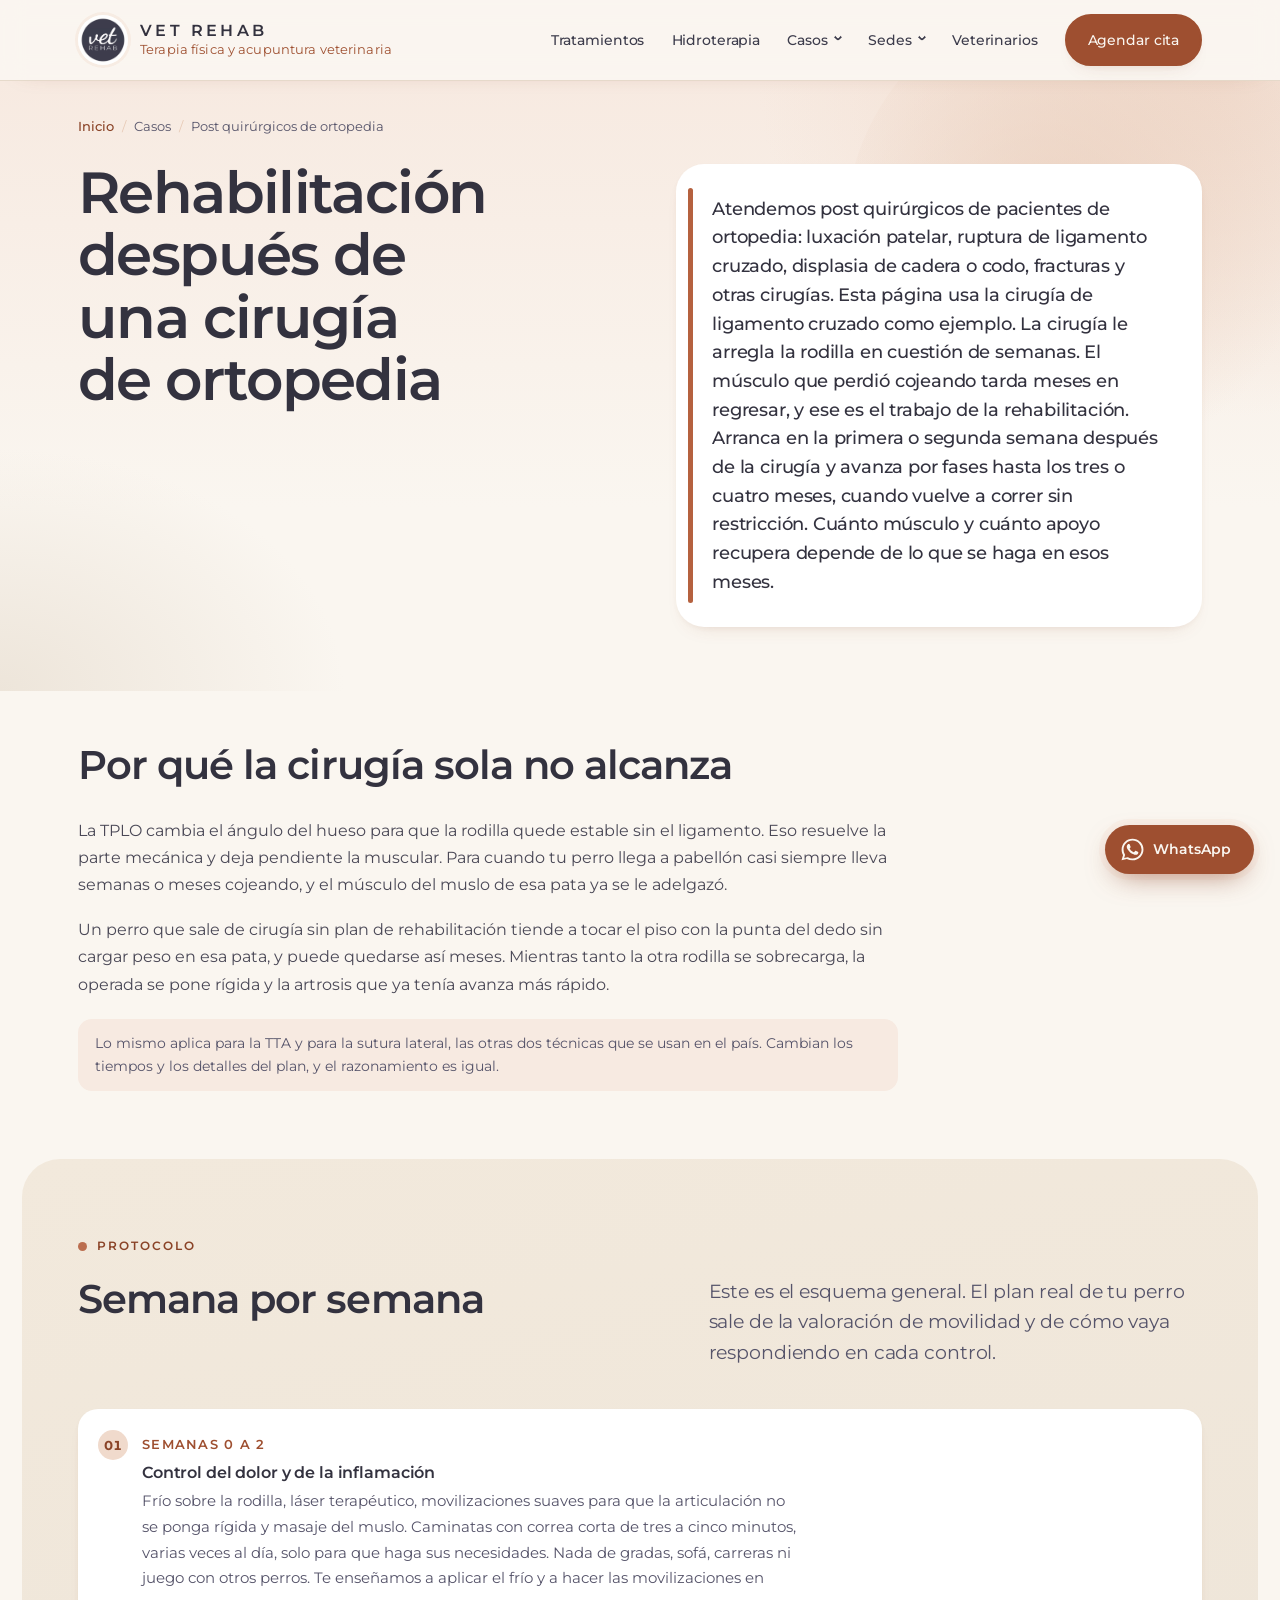
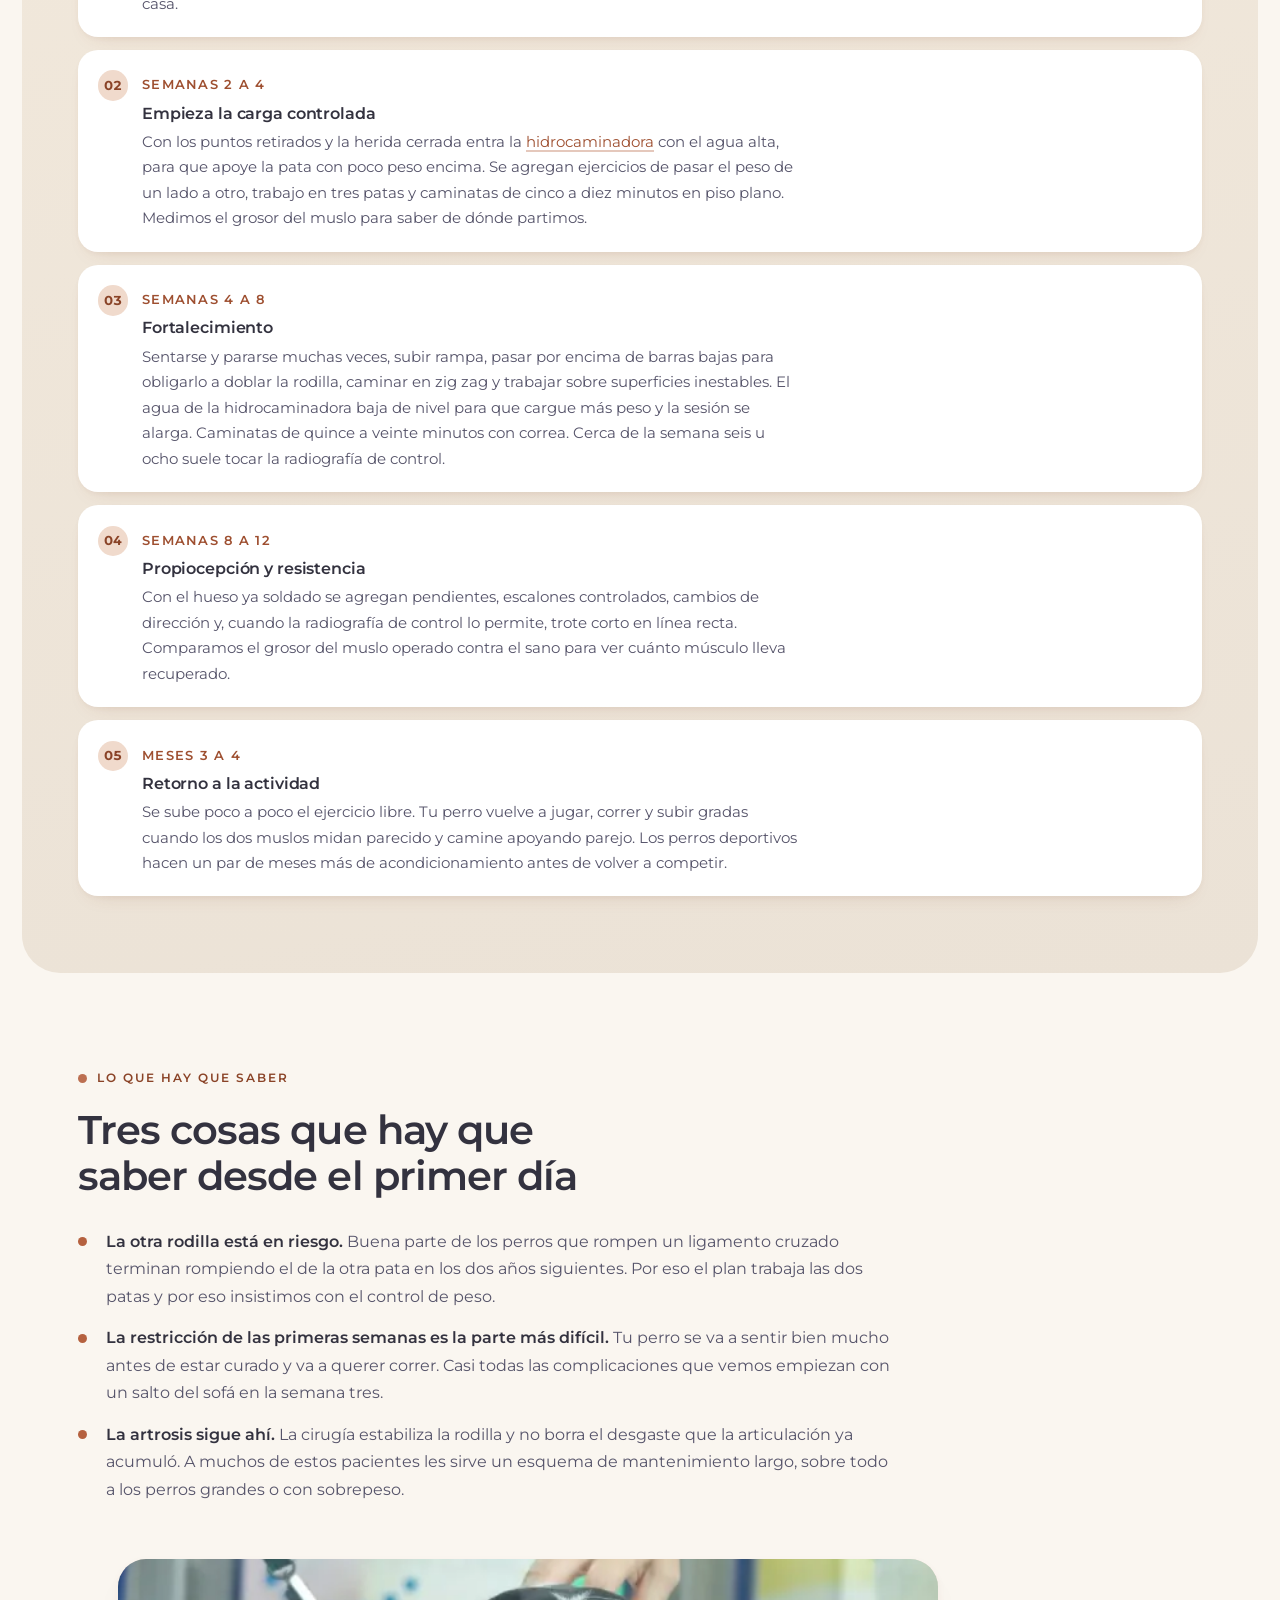
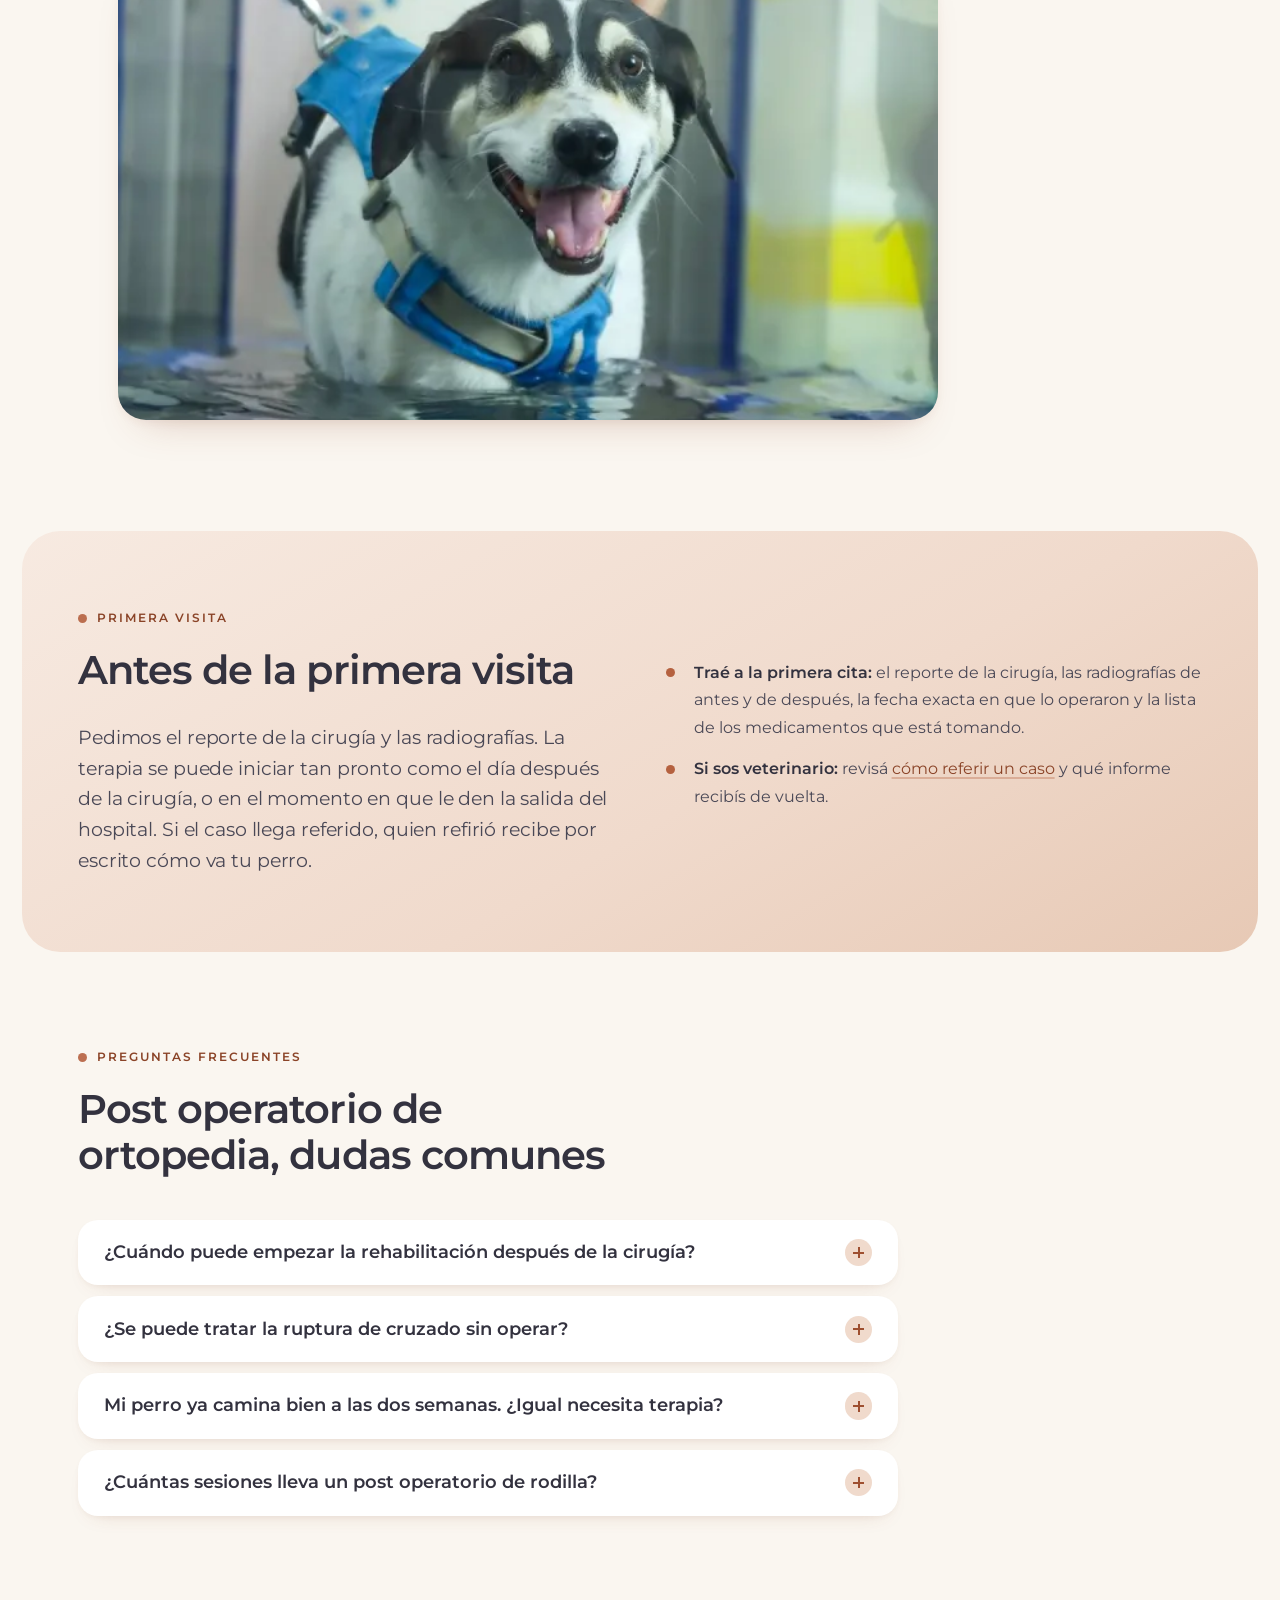
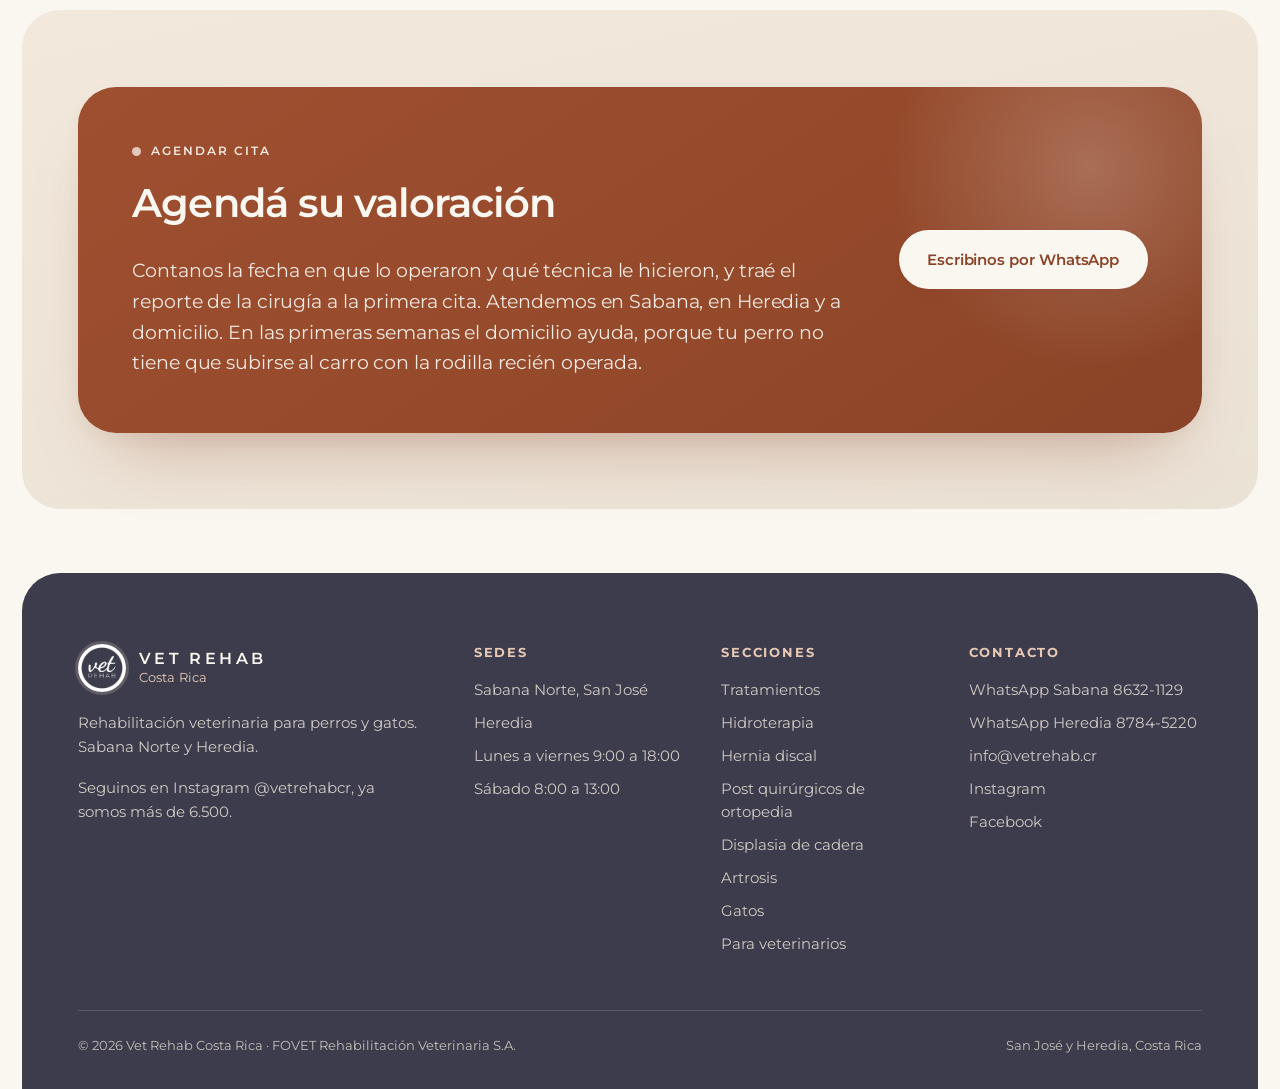
<file: site/ligamento-cruzado-perro.html>
<!DOCTYPE html>
<html lang="es-CR">
<head>
<meta charset="utf-8">
<meta name="viewport" content="width=device-width, initial-scale=1">
<title>Rehabilitación post cirugía de ortopedia | Vet Rehab CR</title>
<meta name="description" content="Rehabilitación después de cirugía de ortopedia: ligamento cruzado, luxación patelar, displasia y fracturas, semana por semana. Sabana y Heredia.">
<link rel="canonical" href="https://vetrehab.cr/ligamento-cruzado-perro.html">
<meta property="og:type" content="article">
<meta property="og:locale" content="es_CR">
<meta property="og:site_name" content="Vet Rehab Costa Rica">
<meta property="og:title" content="Rehabilitación post cirugía de ortopedia | Vet Rehab CR">
<meta property="og:description" content="Rehabilitación después de cirugía de ortopedia: ligamento cruzado, luxación patelar, displasia y fracturas, semana por semana. Sabana y Heredia.">
<meta property="og:url" content="https://vetrehab.cr/ligamento-cruzado-perro.html">
<meta property="og:image" content="https://vetrehab.cr/assets/img/hidrocaminadora-perro-feliz-01.jpg">
<meta property="og:image:width" content="1080">
<meta property="og:image:height" content="1350">
<meta property="og:image:alt" content="Rehabilitación post cirugía de ortopedia | Vet Rehab CR">
<meta name="twitter:card" content="summary_large_image">
<meta name="twitter:title" content="Rehabilitación post cirugía de ortopedia | Vet Rehab CR">
<meta name="twitter:description" content="Rehabilitación después de cirugía de ortopedia: ligamento cruzado, luxación patelar, displasia y fracturas, semana por semana. Sabana y Heredia.">
<meta name="twitter:image" content="https://vetrehab.cr/assets/img/hidrocaminadora-perro-feliz-01.jpg">
<meta name="theme-color" content="#3D3C4C">
<link rel="icon" href="assets/icons/favicon-32.png" sizes="32x32" type="image/png">
<link rel="icon" href="assets/icons/icon-192.png" sizes="192x192" type="image/png">
<link rel="apple-touch-icon" href="assets/icons/apple-touch-icon.png">
<link rel="manifest" href="assets/icons/site.webmanifest">
<link rel="preconnect" href="https://fonts.googleapis.com">
<link rel="preconnect" href="https://fonts.gstatic.com" crossorigin>
<link rel="stylesheet" href="assets/style.css">
<link rel="stylesheet" href="https://fonts.googleapis.com/css2?family=Cormorant+Garamond:ital,wght@1,400;1,500;1,600&amp;family=Montserrat:wght@400;500;600;700&amp;display=swap" media="print" onload="this.media='all'">
<noscript><link rel="stylesheet" href="https://fonts.googleapis.com/css2?family=Cormorant+Garamond:ital,wght@1,400;1,500;1,600&amp;family=Montserrat:wght@400;500;600;700&amp;display=swap"></noscript>
</head>
<body>

<a class="skip" href="#main">Saltar al contenido</a>

<header class="head">
  <div class="wrap head-in">
    <a class="brand" href="index.html" aria-label="Vet Rehab Costa Rica, inicio">
      <img class="brand-mark" src="assets/logo-vetrehab.jpg" width="50" height="50" alt="Logotipo de Vet Rehab Costa Rica" decoding="async">
      <span class="brand-txt">
        <span class="brand-word">Vet Rehab</span>
        <span class="brand-sub">Terapia física y acupuntura veterinaria</span>
      </span>
    </a>
    <button class="burger" id="burger" aria-expanded="false" aria-controls="nav" aria-label="Abrir menú">
      <span></span><span></span><span></span>
    </button>
    <nav class="nav" id="nav" aria-label="Navegación principal">
      <ul class="nav-list">
        <li><a href="index.html#servicios">Tratamientos</a></li>
        <li><a href="hidroterapia-perros.html">Hidroterapia</a></li>
        <li>
          <details>
            <summary>Casos</summary>
            <ul class="sub">
              <li><a href="hernia-discal-perros.html">Hernia discal</a></li>
              <li><a href="ligamento-cruzado-perro.html" aria-current="page">Post quirúrgicos de ortopedia</a></li>
              <li><a href="displasia-cadera-perros.html">Displasia de cadera</a></li>
              <li><a href="artrosis-perro-mayor.html">Artrosis en perro mayor</a></li>
              <li><a href="fisioterapia-gatos.html">Fisioterapia en gatos</a></li>
            </ul>
          </details>
        </li>
        <li>
          <details>
            <summary>Sedes</summary>
            <ul class="sub">
              <li><a href="sede-sabana.html">Sabana Norte</a></li>
              <li><a href="sede-heredia.html">Heredia</a></li>
            </ul>
          </details>
        </li>
        <li><a href="para-veterinarios.html">Veterinarios</a></li>
        <li class="nav-cta"><a class="btn btn-sm" href="https://wa.me/50686321129?text=Hola%2C%20a%20mi%20perro%20le%20operaron%20el%20ligamento%20cruzado%20y%20quisiera%20informaci%C3%B3n" rel="noopener">Agendar cita</a></li>
      </ul>
    </nav>
  </div>
</header>

<main id="main">

<section class="phead">
  <div class="wrap wrap-narrow">
    <nav class="crumbs" aria-label="Ruta">
      <a href="index.html">Inicio</a><span aria-hidden="true">/</span>Casos<span aria-hidden="true">/</span>Post quirúrgicos de ortopedia
    </nav>
    <h1>Rehabilitación después de una cirugía de ortopedia</h1>
    <div class="answer">
      <p>Atendemos post quirúrgicos de pacientes de ortopedia: luxación patelar, ruptura de ligamento cruzado, displasia de cadera o codo, fracturas y otras cirugías. Esta página usa la cirugía de ligamento cruzado como ejemplo. La cirugía le arregla la rodilla en cuestión de semanas. El músculo que perdió cojeando tarda meses en regresar, y ese es el trabajo de la rehabilitación. Arranca en la primera o segunda semana después de la cirugía y avanza por fases hasta los tres o cuatro meses, cuando vuelve a correr sin restricción. Cuánto músculo y cuánto apoyo recupera depende de lo que se haga en esos meses.</p>
    </div>
  </div>
</section>

<section class="sec-tight">
  <div class="wrap wrap-narrow">
    <h2>Por qué la cirugía sola no alcanza</h2>
    <p class="mt-2">La TPLO cambia el ángulo del hueso para que la rodilla quede estable sin el ligamento. Eso resuelve la parte mecánica y deja pendiente la muscular. Para cuando tu perro llega a pabellón casi siempre lleva semanas o meses cojeando, y el músculo del muslo de esa pata ya se le adelgazó.</p>
    <p>Un perro que sale de cirugía sin plan de rehabilitación tiende a tocar el piso con la punta del dedo sin cargar peso en esa pata, y puede quedarse así meses. Mientras tanto la otra rodilla se sobrecarga, la operada se pone rígida y la artrosis que ya tenía avanza más rápido.</p>
    <p class="note">Lo mismo aplica para la TTA y para la sutura lateral, las otras dos técnicas que se usan en el país. Cambian los tiempos y los detalles del plan, y el razonamiento es igual.</p>
  </div>
</section>

<section class="sec sec-sand">
  <div class="wrap">
    <p class="eyebrow">Protocolo</p>
    <div class="split split-wide-left mb-2">
      <h2>Semana por semana</h2>
      <p class="lead">Este es el esquema general. El plan real de tu perro sale de la valoración de movilidad y de cómo vaya respondiendo en cada control.</p>
    </div>

    <ol class="steps mt-3">
      <li>
        <span class="wk">Semanas 0 a 2</span>
        <h3>Control del dolor y de la inflamación</h3>
        <p>Frío sobre la rodilla, láser terapéutico, movilizaciones suaves para que la articulación no se ponga rígida y masaje del muslo. Caminatas con correa corta de tres a cinco minutos, varias veces al día, solo para que haga sus necesidades. Nada de gradas, sofá, carreras ni juego con otros perros. Te enseñamos a aplicar el frío y a hacer las movilizaciones en casa.</p>
      </li>
      <li>
        <span class="wk">Semanas 2 a 4</span>
        <h3>Empieza la carga controlada</h3>
        <p>Con los puntos retirados y la herida cerrada entra la <a href="hidroterapia-perros.html">hidrocaminadora</a> con el agua alta, para que apoye la pata con poco peso encima. Se agregan ejercicios de pasar el peso de un lado a otro, trabajo en tres patas y caminatas de cinco a diez minutos en piso plano. Medimos el grosor del muslo para saber de dónde partimos.</p>
      </li>
      <li>
        <span class="wk">Semanas 4 a 8</span>
        <h3>Fortalecimiento</h3>
        <p>Sentarse y pararse muchas veces, subir rampa, pasar por encima de barras bajas para obligarlo a doblar la rodilla, caminar en zig zag y trabajar sobre superficies inestables. El agua de la hidrocaminadora baja de nivel para que cargue más peso y la sesión se alarga. Caminatas de quince a veinte minutos con correa. Cerca de la semana seis u ocho suele tocar la radiografía de control.</p>
      </li>
      <li>
        <span class="wk">Semanas 8 a 12</span>
        <h3>Propiocepción y resistencia</h3>
        <p>Con el hueso ya soldado se agregan pendientes, escalones controlados, cambios de dirección y, cuando la radiografía de control lo permite, trote corto en línea recta. Comparamos el grosor del muslo operado contra el sano para ver cuánto músculo lleva recuperado.</p>
      </li>
      <li>
        <span class="wk">Meses 3 a 4</span>
        <h3>Retorno a la actividad</h3>
        <p>Se sube poco a poco el ejercicio libre. Tu perro vuelve a jugar, correr y subir gradas cuando los dos muslos midan parecido y camine apoyando parejo. Los perros deportivos hacen un par de meses más de acondicionamiento antes de volver a competir.</p>
      </li>
    </ol>
  </div>
</section>

<section class="sec">
  <div class="wrap wrap-narrow">
    <p class="eyebrow">Lo que hay que saber</p>
    <h2>Tres cosas que hay que saber desde el primer día</h2>
    <ul class="list-check mt-2">
      <li><b>La otra rodilla está en riesgo.</b> Buena parte de los perros que rompen un ligamento cruzado terminan rompiendo el de la otra pata en los dos años siguientes. Por eso el plan trabaja las dos patas y por eso insistimos con el control de peso.</li>
      <li><b>La restricción de las primeras semanas es la parte más difícil.</b> Tu perro se va a sentir bien mucho antes de estar curado y va a querer correr. Casi todas las complicaciones que vemos empiezan con un salto del sofá en la semana tres.</li>
      <li><b>La artrosis sigue ahí.</b> La cirugía estabiliza la rodilla y no borra el desgaste que la articulación ya acumuló. A muchos de estos pacientes les sirve un esquema de mantenimiento largo, sobre todo a los perros grandes o con sobrepeso.</li>
    </ul>
    <figure class="photo has-img photo-wide mt-3"><picture><source type="image/webp" srcset="assets/img/hidrocaminadora-perro-feliz-01-640.webp 640w, assets/img/hidrocaminadora-perro-feliz-01.webp 1400w" sizes="(min-width: 900px) 50vw, 100vw"><img src="assets/img/hidrocaminadora-perro-feliz-01.jpg" alt="Perro caminando dentro de la hidrocaminadora con la mano de la terapeuta sobre la cabeza" loading="lazy" decoding="async"></picture></figure>
  </div>
</section>

<section class="sec sec-ink">
  <div class="wrap">
    <div class="split split-even">
      <div>
        <p class="eyebrow">Primera visita</p>
        <h2>Antes de la primera visita</h2>
        <p class="lead mt-2">Pedimos el reporte de la cirugía y las radiografías. La terapia se puede iniciar tan pronto como el día después de la cirugía, o en el momento en que le den la salida del hospital. Si el caso llega referido, quien refirió recibe por escrito cómo va tu perro.</p>
      </div>
      <div>
        <ul class="list-check">
          <li><b>Traé a la primera cita:</b> el reporte de la cirugía, las radiografías de antes y de después, la fecha exacta en que lo operaron y la lista de los medicamentos que está tomando.</li>
          <li><b>Si sos veterinario:</b> revisá <a href="para-veterinarios.html">cómo referir un caso</a> y qué informe recibís de vuelta.</li>
        </ul>
      </div>
    </div>
  </div>
</section>

<section class="sec">
  <div class="wrap wrap-narrow">
    <p class="eyebrow">Preguntas frecuentes</p>
    <h2 class="mb-2">Post operatorio de ortopedia, dudas comunes</h2>
    <div class="faq mt-3">
      <details>
        <summary>¿Cuándo puede empezar la rehabilitación después de la cirugía?</summary>
        <div class="faq-a"><p>La terapia se puede iniciar tan pronto como el día después de la cirugía de tu mascota, o en el momento en que le den la salida del hospital. El ejercicio activo y la hidrocaminadora esperan a que la herida cierre, normalmente entre los diez y los catorce días.</p></div>
      </details>
      <details>
        <summary>¿Se puede tratar la ruptura de cruzado sin operar?</summary>
        <div class="faq-a"><p>En perros de menos de diez kilos, con la ruptura parcial y una familia dispuesta a un manejo estricto, existe la vía sin cirugía: restricción, control de peso, analgesia y rehabilitación. En perros medianos y grandes la cirugía sigue dando mejores resultados. Esa decisión la toma el médico especialista.</p></div>
      </details>
      <details>
        <summary>Mi perro ya camina bien a las dos semanas. ¿Igual necesita terapia?</summary>
        <div class="faq-a"><p>Sí. Es muy común que un perro apoye la pata operada a medias durante meses sin que se note a simple vista, y mientras tanto el músculo no vuelve y la otra rodilla se sobrecarga. Midiendo el grosor de los dos muslos y observando cómo camina se ve esa diferencia.</p></div>
      </details>
      <details>
        <summary>¿Cuántas sesiones lleva un post operatorio de rodilla?</summary>
        <div class="faq-a"><p>Lo típico son de ocho a doce semanas, empezando con una o dos sesiones por semana y espaciándolas conforme avanza. Los perros grandes, los que llegaron con mucho músculo perdido y los que tienen las dos rodillas afectadas toman más tiempo. Después de la valoración de movilidad te entregamos el plan por escrito con la frecuencia estimada.</p></div>
      </details>
    </div>
  </div>
</section>

<section class="sec sec-sand">
  <div class="wrap">
    <div class="cta-band">
      <div>
        <p class="eyebrow">Agendar cita</p>
        <h2>Agendá su valoración</h2>
        <p class="lead mt-2">Contanos la fecha en que lo operaron y qué técnica le hicieron, y traé el reporte de la cirugía a la primera cita. Atendemos en Sabana, en Heredia y a domicilio. En las primeras semanas el domicilio ayuda, porque tu perro no tiene que subirse al carro con la rodilla recién operada.</p>
      </div>
      <div class="btns">
        <a class="btn" href="https://wa.me/50686321129?text=Hola%2C%20a%20mi%20perro%20le%20operaron%20el%20ligamento%20cruzado%20y%20quisiera%20informaci%C3%B3n" rel="noopener">Escribinos por WhatsApp</a>
      </div>
    </div>
  </div>
</section>

</main>

<footer class="foot">
  <div class="wrap">
    <div class="foot-grid">
      <div>
        <div class="foot-mark">
          <img src="assets/logo-vetrehab.jpg" width="46" height="46" alt="" decoding="async">
          <span class="brand-txt">
            <span class="brand-word">Vet Rehab</span>
            <span class="brand-sub">Costa Rica</span>
          </span>
        </div>
        <p>Rehabilitación veterinaria para perros y gatos. Sabana Norte y Heredia.</p>
        <p>Seguinos en Instagram <a href="https://www.instagram.com/vetrehabcr/" rel="noopener">@vetrehabcr</a>, ya somos más de 6.500.</p>
      </div>
      <div>
        <h4>Sedes</h4>
        <ul>
          <li><a href="sede-sabana.html">Sabana Norte, San José</a></li>
          <li><a href="sede-heredia.html">Heredia</a></li>
          <li>Lunes a viernes 9:00 a 18:00</li>
          <li>Sábado 8:00 a 13:00</li>
        </ul>
      </div>
      <div>
        <h4>Secciones</h4>
        <ul>
          <li><a href="index.html#servicios">Tratamientos</a></li>
          <li><a href="hidroterapia-perros.html">Hidroterapia</a></li>
          <li><a href="hernia-discal-perros.html">Hernia discal</a></li>
          <li><a href="ligamento-cruzado-perro.html">Post quirúrgicos de ortopedia</a></li>
          <li><a href="displasia-cadera-perros.html">Displasia de cadera</a></li>
          <li><a href="artrosis-perro-mayor.html">Artrosis</a></li>
          <li><a href="fisioterapia-gatos.html">Gatos</a></li>
          <li><a href="para-veterinarios.html">Para veterinarios</a></li>
        </ul>
      </div>
      <div>
        <h4>Contacto</h4>
        <ul>
          <li><a href="https://wa.me/50686321129" rel="noopener">WhatsApp Sabana 8632-1129</a></li>
          <li><a href="https://wa.me/50687845220" rel="noopener">WhatsApp Heredia 8784-5220</a></li>
          <li><a href="mailto:info@vetrehab.cr">info@vetrehab.cr</a></li>
          <li><a href="https://www.instagram.com/vetrehabcr/" rel="noopener">Instagram</a></li>
          <li><a href="https://www.facebook.com/vetrehabcr/" rel="noopener">Facebook</a></li>
        </ul>
      </div>
    </div>
    <div class="foot-base">
      <span>&copy; 2026 Vet Rehab Costa Rica &middot; FOVET Rehabilitación Veterinaria S.A.</span>
      <span>San José y Heredia, Costa Rica</span>
    </div>
  </div>
</footer>

<a class="wa" href="https://wa.me/50686321129?text=Hola%2C%20a%20mi%20perro%20le%20operaron%20el%20ligamento%20cruzado%20y%20quisiera%20informaci%C3%B3n" rel="noopener" aria-label="Escribir por WhatsApp a Vet Rehab Costa Rica">
  <svg viewBox="0 0 24 24" aria-hidden="true"><path d="M17.47 14.38c-.3-.15-1.76-.87-2.03-.97-.27-.1-.47-.15-.67.15-.2.3-.77.97-.94 1.17-.17.2-.35.22-.65.07-.3-.15-1.26-.46-2.4-1.48-.89-.79-1.49-1.77-1.66-2.07-.17-.3-.02-.46.13-.61.13-.13.3-.35.45-.52.15-.17.2-.3.3-.5.1-.2.05-.37-.02-.52-.07-.15-.67-1.61-.92-2.21-.24-.58-.49-.5-.67-.51h-.57c-.2 0-.52.07-.79.37-.27.3-1.04 1.02-1.04 2.48s1.07 2.88 1.22 3.08c.15.2 2.1 3.2 5.08 4.49.71.31 1.26.49 1.69.63.71.23 1.36.19 1.87.12.57-.09 1.76-.72 2.01-1.41.25-.69.25-1.29.17-1.41-.07-.12-.27-.2-.57-.35zM12.04 21.5h-.01a9.4 9.4 0 0 1-4.79-1.31l-.34-.2-3.56.93.95-3.47-.22-.36a9.38 9.38 0 0 1-1.44-5.01c0-5.19 4.23-9.41 9.42-9.41 2.52 0 4.88.98 6.66 2.76a9.35 9.35 0 0 1 2.76 6.66c0 5.19-4.23 9.41-9.43 9.41zm8.02-17.43A11.36 11.36 0 0 0 12.04.75C5.76.75.65 5.86.65 12.14c0 2.01.53 3.97 1.53 5.7L.55 23.25l5.55-1.46a11.36 11.36 0 0 0 5.94 1.52h.01c6.28 0 11.39-5.11 11.39-11.39 0-3.04-1.19-5.9-3.34-8.05z"/></svg>
  <span>WhatsApp</span>
</a>

<script src="assets/site.js" defer></script>

<script type="application/ld+json">
{
  "@context": "https://schema.org",
  "@type": "FAQPage",
  "@id": "https://vetrehab.cr/ligamento-cruzado-perro.html#faq",
  "mainEntity": [
    {
      "@type": "Question",
      "name": "¿Cuándo puede empezar la rehabilitación después de la cirugía?",
      "acceptedAnswer": {
        "@type": "Answer",
        "text": "La terapia se puede iniciar tan pronto como el día después de la cirugía de tu mascota, o en el momento en que le den la salida del hospital. El ejercicio activo y la hidrocaminadora esperan a que la herida cierre, normalmente entre los diez y los catorce días."
      }
    },
    {
      "@type": "Question",
      "name": "¿Se puede tratar la ruptura de cruzado sin operar?",
      "acceptedAnswer": {
        "@type": "Answer",
        "text": "En perros de menos de diez kilos, con la ruptura parcial y una familia dispuesta a un manejo estricto, existe la vía sin cirugía: restricción, control de peso, analgesia y rehabilitación. En perros medianos y grandes la cirugía sigue dando mejores resultados. Esa decisión la toma el médico especialista."
      }
    },
    {
      "@type": "Question",
      "name": "Mi perro ya camina bien a las dos semanas. ¿Igual necesita terapia?",
      "acceptedAnswer": {
        "@type": "Answer",
        "text": "Sí. Es muy común que un perro apoye la pata operada a medias durante meses sin que se note a simple vista, y mientras tanto el músculo no vuelve y la otra rodilla se sobrecarga. Midiendo el grosor de los dos muslos y observando cómo camina se ve esa diferencia."
      }
    },
    {
      "@type": "Question",
      "name": "¿Cuántas sesiones lleva un post operatorio de rodilla?",
      "acceptedAnswer": {
        "@type": "Answer",
        "text": "Lo típico son de ocho a doce semanas, empezando con una o dos sesiones por semana y espaciándolas conforme avanza. Los perros grandes, los que llegaron con mucho músculo perdido y los que tienen las dos rodillas afectadas toman más tiempo. Después de la valoración de movilidad te entregamos el plan por escrito con la frecuencia estimada."
      }
    }
  ]
}
</script>

<script type="application/ld+json">
{
  "@context": "https://schema.org",
  "@graph": [
    {
      "@type": "Person",
      "@id": "https://vetrehab.cr/#carolina",
      "name": "Carolina Fournier",
      "honorificPrefix": "Dra.",
      "jobTitle": "Médica veterinaria especializada en rehabilitación veterinaria",
      "worksFor": {
        "@type": "Organization",
        "name": "Vet Rehab Costa Rica",
        "url": "https://vetrehab.cr/"
      },
      "knowsLanguage": [
        "es",
        "en"
      ],
      "hasCredential": [
        {
          "@type": "EducationalOccupationalCredential",
          "name": "Certified Canine Rehabilitation Practitioner (CCRP), University of Tennessee",
          "credentialCategory": "certification",
          "recognizedBy": {
            "@type": "CollegeOrUniversity",
            "name": "University of Tennessee"
          },
          "url": "https://www.ncsuvetce.com/canine-rehab-ccrp/ccrp-costa-rica/"
        },
        {
          "@type": "EducationalOccupationalCredential",
          "name": "Certified Canine Manual Therapist (CCMT), North Carolina State University",
          "credentialCategory": "certification",
          "recognizedBy": {
            "@type": "CollegeOrUniversity",
            "name": "North Carolina State University"
          }
        }
      ],
      "sameAs": [
        "https://www.ncsuvetce.com/canine-rehab-ccrp/ccrp-costa-rica/",
        "https://www.instagram.com/vetrehabcr/",
        "https://www.facebook.com/vetrehabcr/"
      ],
      "image": "https://vetrehab.cr/assets/img/dra-carolina-retrato-01.jpg"
    },
    {
      "@type": "BreadcrumbList",
      "@id": "https://vetrehab.cr/ligamento-cruzado-perro.html#crumbs",
      "itemListElement": [
        {
          "@type": "ListItem",
          "position": 1,
          "name": "Inicio",
          "item": "https://vetrehab.cr/"
        },
        {
          "@type": "ListItem",
          "position": 2,
          "name": "Casos"
        },
        {
          "@type": "ListItem",
          "position": 3,
          "name": "Post quirúrgicos de ortopedia",
          "item": "https://vetrehab.cr/ligamento-cruzado-perro.html"
        }
      ]
    },
    {
      "@type": "MedicalWebPage",
      "@id": "https://vetrehab.cr/ligamento-cruzado-perro.html#webpage",
      "url": "https://vetrehab.cr/ligamento-cruzado-perro.html",
      "name": "Rehabilitación post cirugía de ortopedia | Vet Rehab CR",
      "description": "Rehabilitación después de cirugía de ortopedia: ligamento cruzado, luxación patelar, displasia y fracturas, semana por semana. Sabana y Heredia.",
      "inLanguage": "es-CR",
      "isPartOf": {
        "@id": "https://vetrehab.cr/#website"
      },
      "primaryImageOfPage": "https://vetrehab.cr/assets/img/hidrocaminadora-perro-feliz-01.jpg",
      "dateModified": "2026-10-26",
      "publisher": {
        "@id": "https://vetrehab.cr/#organization"
      },
      "reviewedBy": {
        "@id": "https://vetrehab.cr/#carolina"
      },
      "about": {
        "@type": "MedicalCondition",
        "name": "Post operatorio de cirugía ortopédica en perros",
        "alternateName": "Rehabilitación después de cirugía de ligamento cruzado, luxación patelar, displasia o fractura",
        "possibleTreatment": {
          "@type": "MedicalTherapy",
          "name": "Rehabilitación veterinaria",
          "provider": {
            "@id": "https://vetrehab.cr/#organization"
          }
        }
      },
      "medicalAudience": {
        "@type": "PeopleAudience",
        "audienceType": "Dueños de perros y gatos en Costa Rica"
      }
    }
  ]
}
</script>
</body>
</html>
</file>
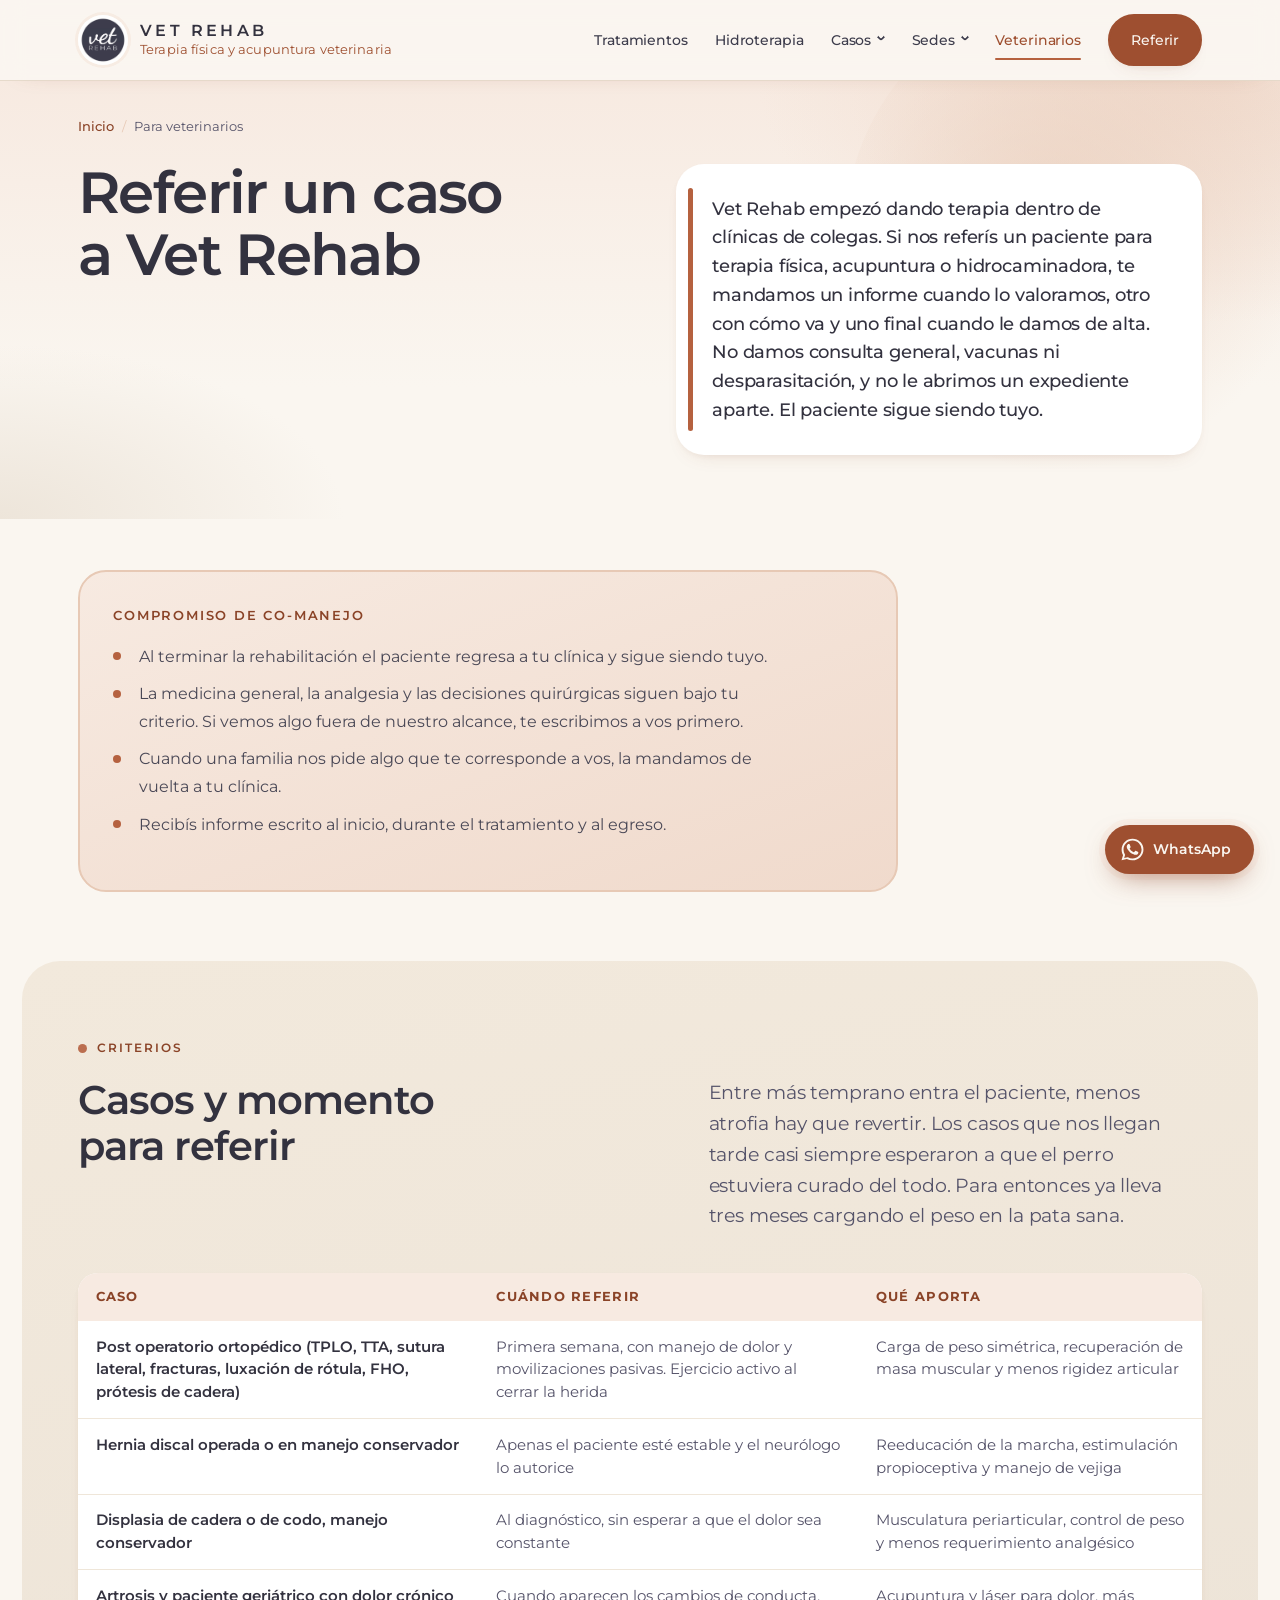
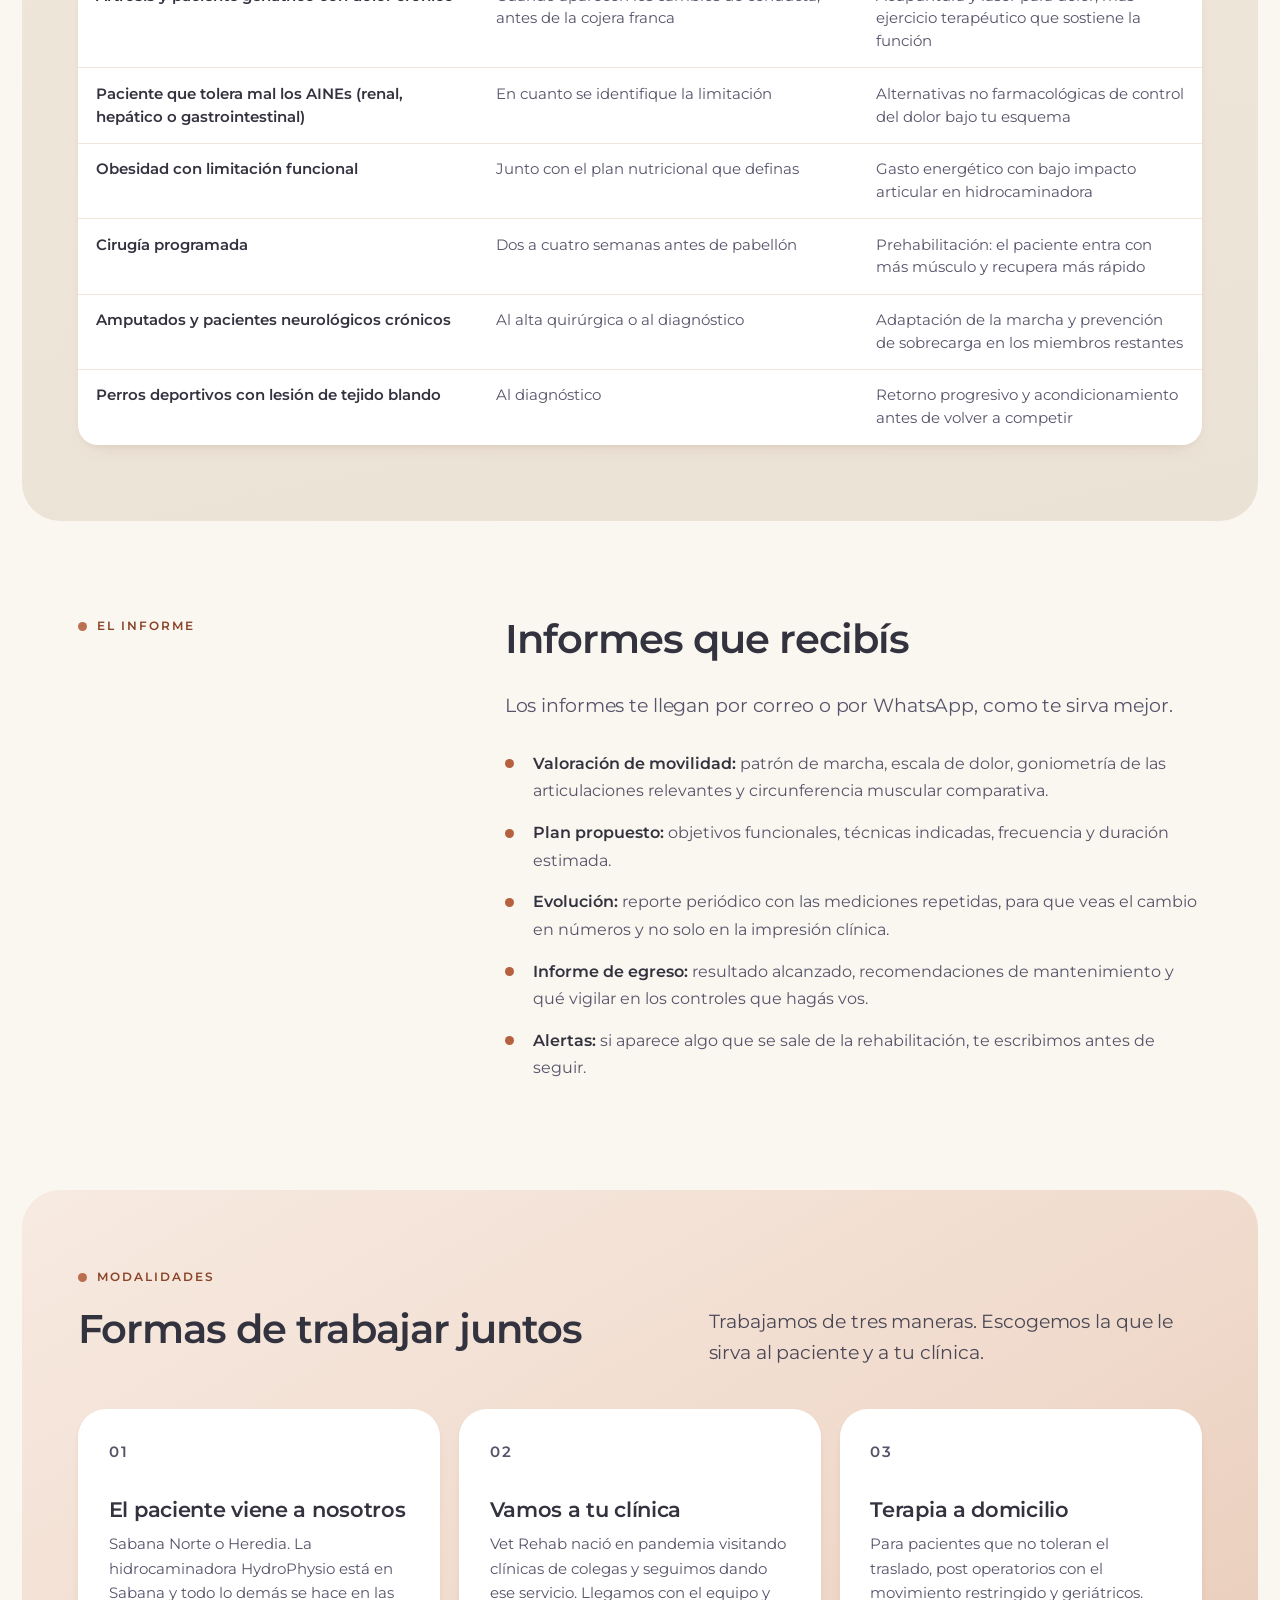
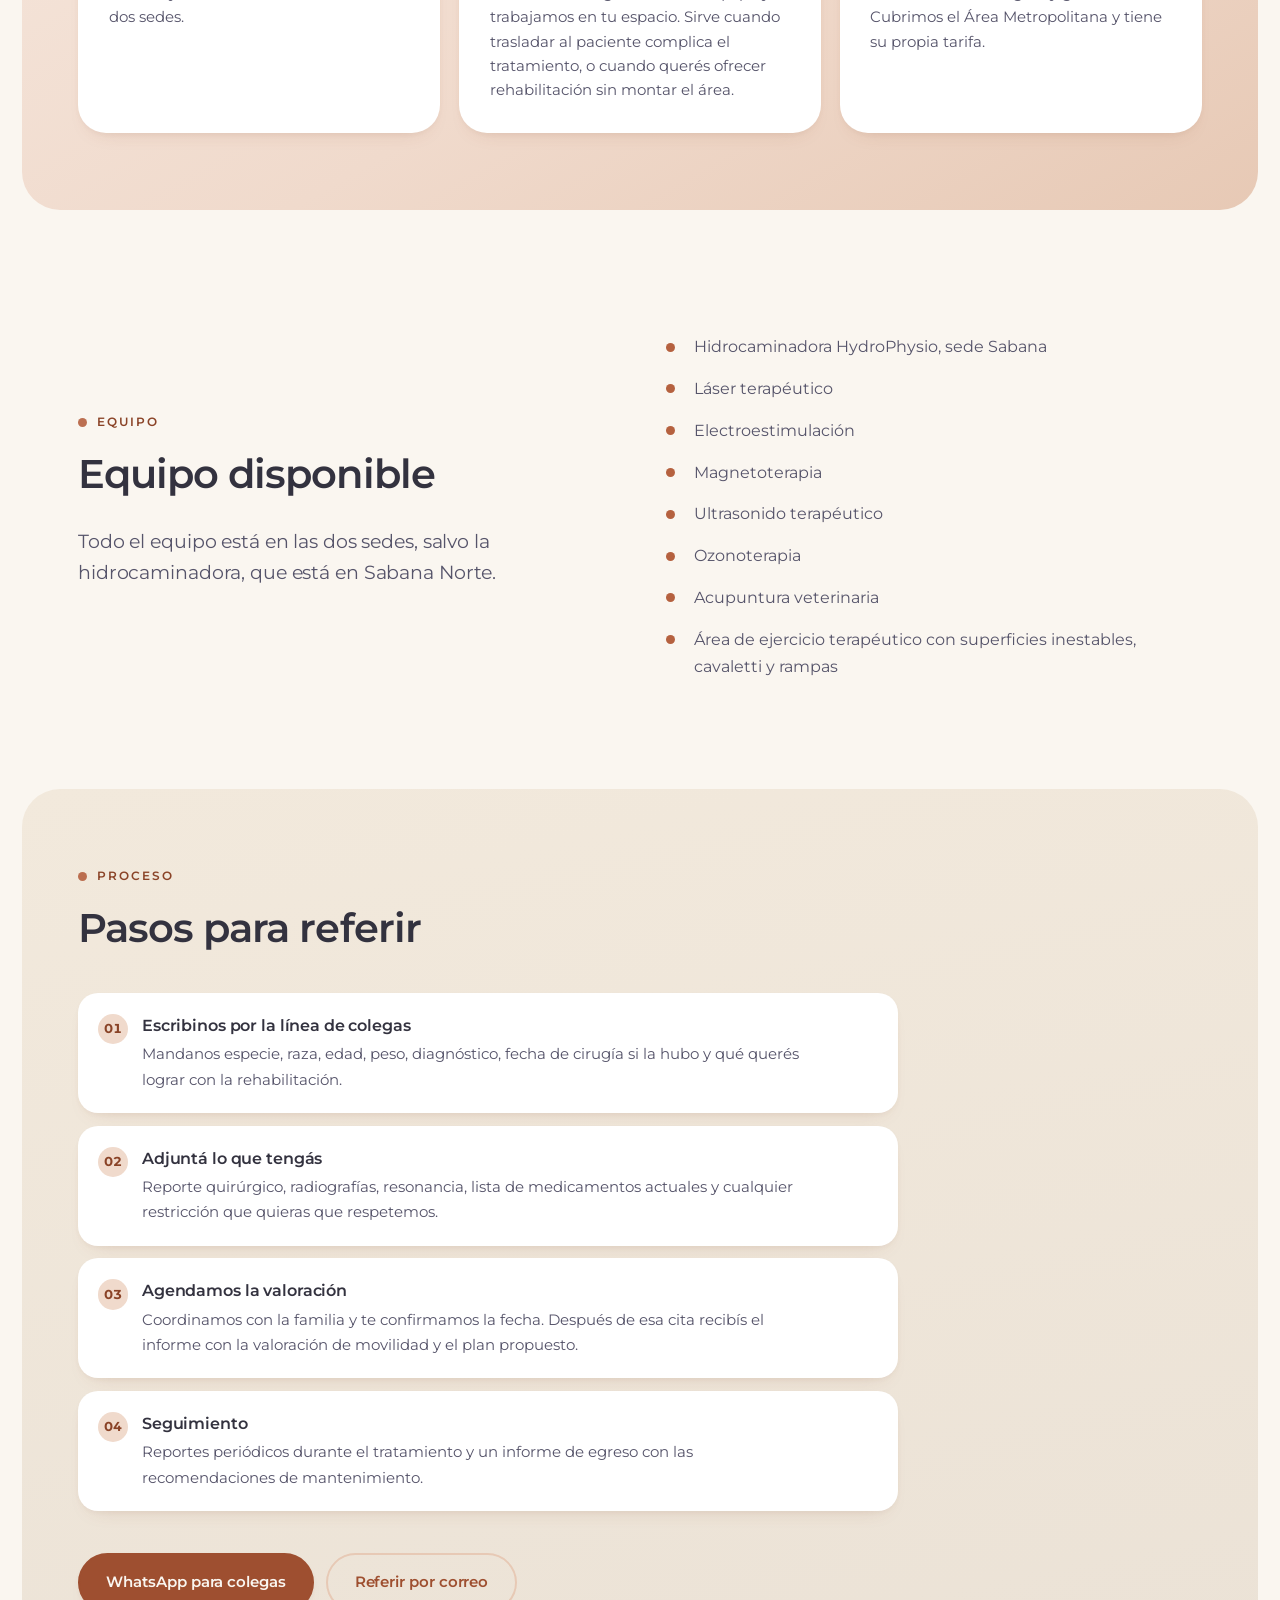
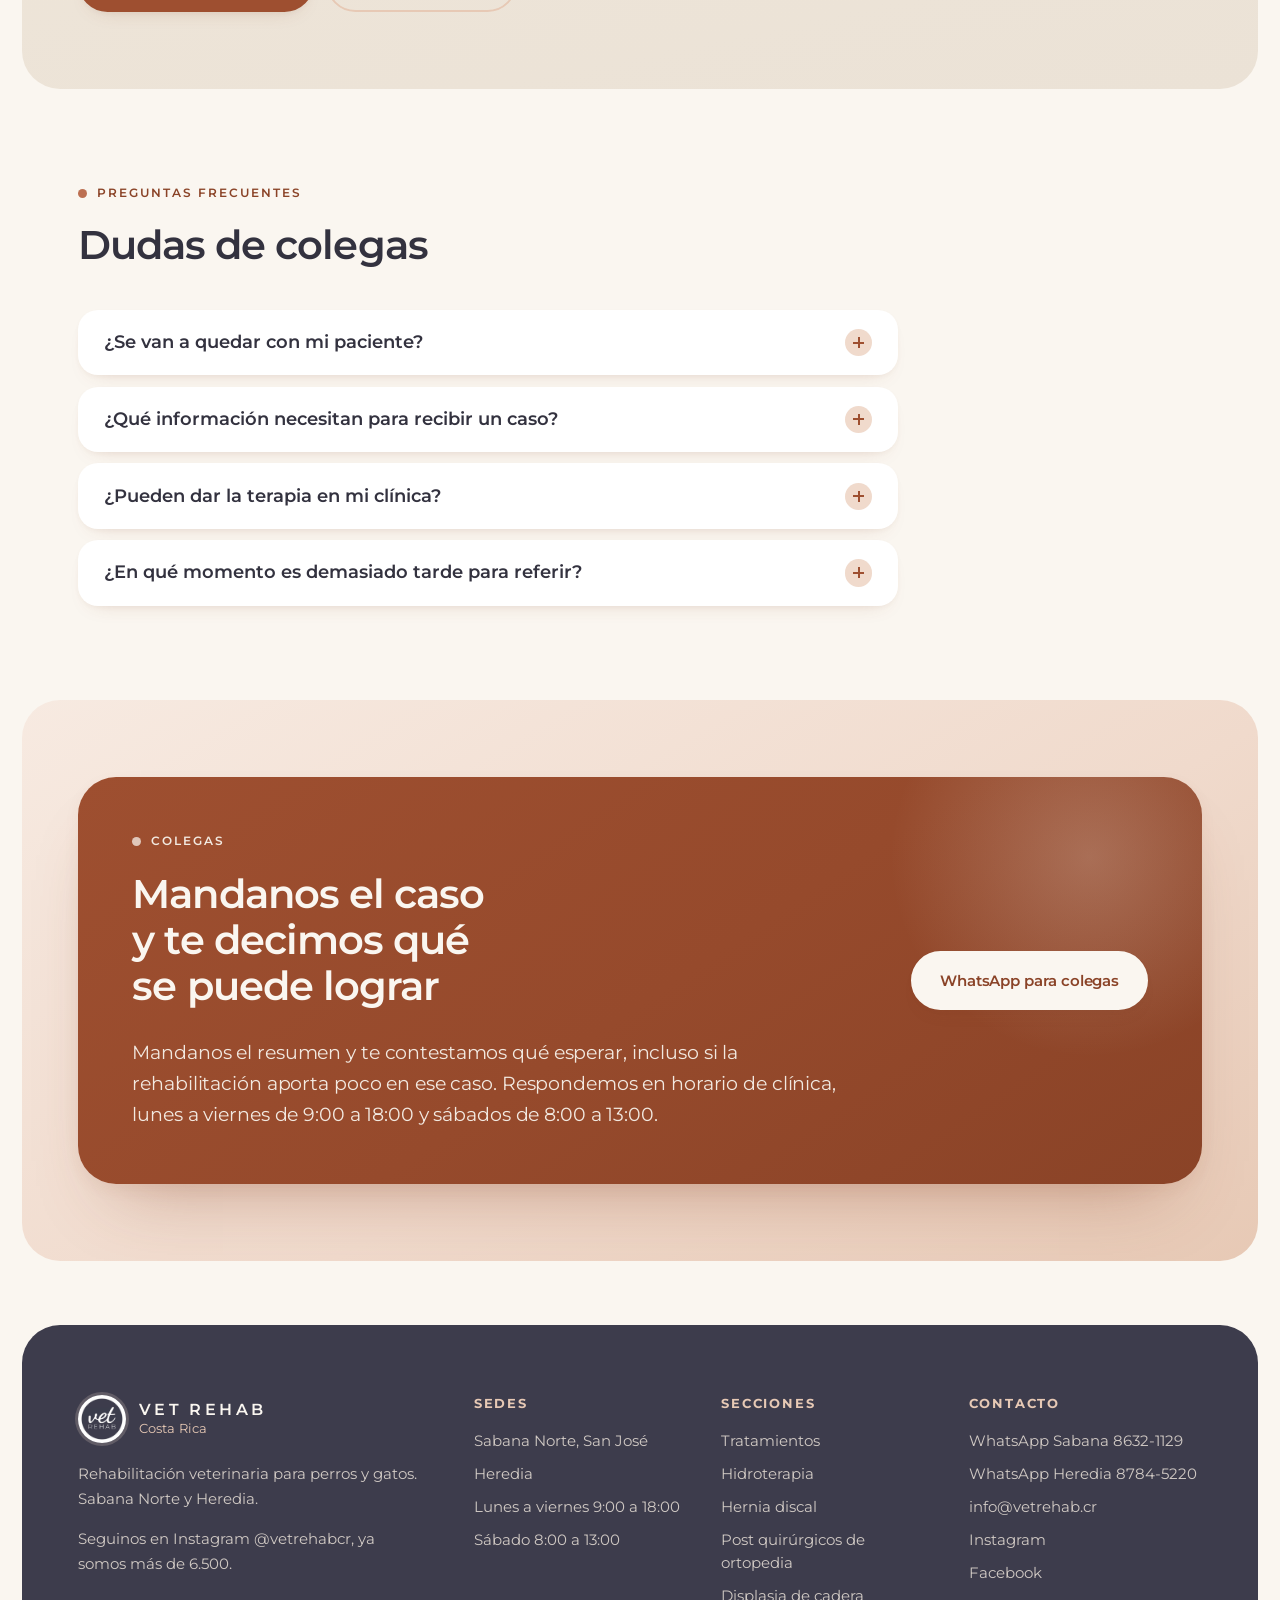
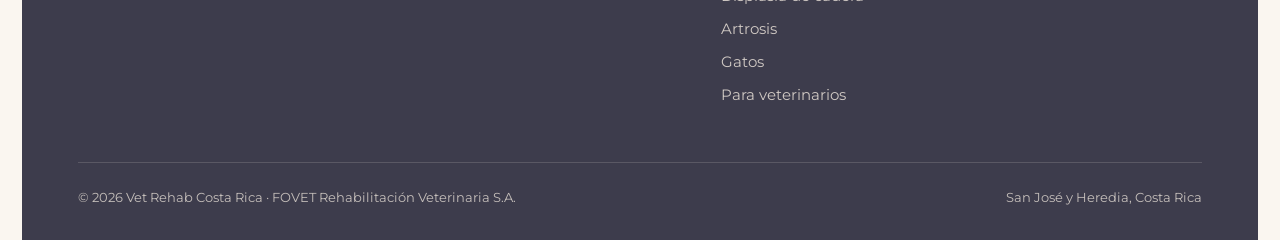
<file: site/para-veterinarios.html>
<!DOCTYPE html>
<html lang="es-CR">
<head>
<meta charset="utf-8">
<meta name="viewport" content="width=device-width, initial-scale=1">
<title>Para veterinarios: referir casos | Vet Rehab CR</title>
<meta name="description" content="Referí pacientes a rehabilitación y recibí valoración, evolución e informe de egreso. También damos terapia dentro de tu clínica.">
<link rel="canonical" href="https://vetrehab.cr/para-veterinarios.html">
<meta property="og:type" content="article">
<meta property="og:locale" content="es_CR">
<meta property="og:site_name" content="Vet Rehab Costa Rica">
<meta property="og:title" content="Para veterinarios: referir casos | Vet Rehab CR">
<meta property="og:description" content="Referí pacientes a rehabilitación y recibí valoración, evolución e informe de egreso. También damos terapia dentro de tu clínica.">
<meta property="og:url" content="https://vetrehab.cr/para-veterinarios.html">
<meta property="og:image" content="https://vetrehab.cr/assets/img/equilibrio-pomerania-01.jpg">
<meta property="og:image:width" content="1080">
<meta property="og:image:height" content="1350">
<meta property="og:image:alt" content="Para veterinarios: referir casos | Vet Rehab CR">
<meta name="twitter:card" content="summary_large_image">
<meta name="twitter:title" content="Para veterinarios: referir casos | Vet Rehab CR">
<meta name="twitter:description" content="Referí pacientes a rehabilitación y recibí valoración, evolución e informe de egreso. También damos terapia dentro de tu clínica.">
<meta name="twitter:image" content="https://vetrehab.cr/assets/img/equilibrio-pomerania-01.jpg">
<meta name="theme-color" content="#3D3C4C">
<link rel="icon" href="assets/icons/favicon-32.png" sizes="32x32" type="image/png">
<link rel="icon" href="assets/icons/icon-192.png" sizes="192x192" type="image/png">
<link rel="apple-touch-icon" href="assets/icons/apple-touch-icon.png">
<link rel="manifest" href="assets/icons/site.webmanifest">
<link rel="preconnect" href="https://fonts.googleapis.com">
<link rel="preconnect" href="https://fonts.gstatic.com" crossorigin>
<link rel="stylesheet" href="assets/style.css">
<link rel="stylesheet" href="https://fonts.googleapis.com/css2?family=Cormorant+Garamond:ital,wght@1,400;1,500;1,600&amp;family=Montserrat:wght@400;500;600;700&amp;display=swap" media="print" onload="this.media='all'">
<noscript><link rel="stylesheet" href="https://fonts.googleapis.com/css2?family=Cormorant+Garamond:ital,wght@1,400;1,500;1,600&amp;family=Montserrat:wght@400;500;600;700&amp;display=swap"></noscript>
</head>
<body>

<a class="skip" href="#main">Saltar al contenido</a>

<header class="head">
  <div class="wrap head-in">
    <a class="brand" href="index.html" aria-label="Vet Rehab Costa Rica, inicio">
      <img class="brand-mark" src="assets/logo-vetrehab.jpg" width="50" height="50" alt="Logotipo de Vet Rehab Costa Rica" decoding="async">
      <span class="brand-txt">
        <span class="brand-word">Vet Rehab</span>
        <span class="brand-sub">Terapia física y acupuntura veterinaria</span>
      </span>
    </a>
    <button class="burger" id="burger" aria-expanded="false" aria-controls="nav" aria-label="Abrir menú">
      <span></span><span></span><span></span>
    </button>
    <nav class="nav" id="nav" aria-label="Navegación principal">
      <ul class="nav-list">
        <li><a href="index.html#servicios">Tratamientos</a></li>
        <li><a href="hidroterapia-perros.html">Hidroterapia</a></li>
        <li>
          <details>
            <summary>Casos</summary>
            <ul class="sub">
              <li><a href="hernia-discal-perros.html">Hernia discal</a></li>
              <li><a href="ligamento-cruzado-perro.html">Post quirúrgicos de ortopedia</a></li>
              <li><a href="displasia-cadera-perros.html">Displasia de cadera</a></li>
              <li><a href="artrosis-perro-mayor.html">Artrosis en perro mayor</a></li>
              <li><a href="fisioterapia-gatos.html">Fisioterapia en gatos</a></li>
            </ul>
          </details>
        </li>
        <li>
          <details>
            <summary>Sedes</summary>
            <ul class="sub">
              <li><a href="sede-sabana.html">Sabana Norte</a></li>
              <li><a href="sede-heredia.html">Heredia</a></li>
            </ul>
          </details>
        </li>
        <li><a href="para-veterinarios.html" aria-current="page">Veterinarios</a></li>
        <li class="nav-cta"><a class="btn btn-sm" href="https://wa.me/50686321129?text=Hola%2C%20soy%20m%C3%A9dico%20veterinario%20y%20quisiera%20referir%20un%20paciente%20a%20rehabilitaci%C3%B3n" rel="noopener">Referir</a></li>
      </ul>
    </nav>
  </div>
</header>

<main id="main">

<section class="phead">
  <div class="wrap wrap-narrow">
    <nav class="crumbs" aria-label="Ruta">
      <a href="index.html">Inicio</a><span aria-hidden="true">/</span>Para veterinarios
    </nav>
    <h1>Referir un caso a Vet Rehab</h1>
    <div class="answer">
      <p>Vet Rehab empezó dando terapia dentro de clínicas de colegas. Si nos referís un paciente para terapia física, acupuntura o hidrocaminadora, te mandamos un informe cuando lo valoramos, otro con cómo va y uno final cuando le damos de alta. No damos consulta general, vacunas ni desparasitación, y no le abrimos un expediente aparte. El paciente sigue siendo tuyo.</p>
    </div>
  </div>
</section>

<section class="sec-tight">
  <div class="wrap wrap-narrow">
    <div class="alert">
      <span class="micro">Compromiso de co-manejo</span>
      <ul>
        <li>Al terminar la rehabilitación el paciente regresa a tu clínica y sigue siendo tuyo.</li>
        <li>La medicina general, la analgesia y las decisiones quirúrgicas siguen bajo tu criterio. Si vemos algo fuera de nuestro alcance, te escribimos a vos primero.</li>
        <li>Cuando una familia nos pide algo que te corresponde a vos, la mandamos de vuelta a tu clínica.</li>
        <li>Recibís informe escrito al inicio, durante el tratamiento y al egreso.</li>
      </ul>
    </div>
  </div>
</section>

<section class="sec sec-sand">
  <div class="wrap">
    <p class="eyebrow">Criterios</p>
    <div class="split split-wide-left mb-2">
      <h2>Casos y momento para referir</h2>
      <p class="lead">Entre más temprano entra el paciente, menos atrofia hay que revertir. Los casos que nos llegan tarde casi siempre esperaron a que el perro estuviera curado del todo. Para entonces ya lleva tres meses cargando el peso en la pata sana.</p>
    </div>

    <div class="tbl-scroll mt-3">
      <table>
        <caption class="vh">Casos que se refieren a rehabilitación y momento indicado</caption>
        <thead>
          <tr><th scope="col">Caso</th><th scope="col">Cuándo referir</th><th scope="col">Qué aporta</th></tr>
        </thead>
        <tbody>
          <tr>
            <td>Post operatorio ortopédico (TPLO, TTA, sutura lateral, fracturas, luxación de rótula, FHO, prótesis de cadera)</td>
            <td>Primera semana, con manejo de dolor y movilizaciones pasivas. Ejercicio activo al cerrar la herida</td>
            <td>Carga de peso simétrica, recuperación de masa muscular y menos rigidez articular</td>
          </tr>
          <tr>
            <td>Hernia discal operada o en manejo conservador</td>
            <td>Apenas el paciente esté estable y el neurólogo lo autorice</td>
            <td>Reeducación de la marcha, estimulación propioceptiva y manejo de vejiga</td>
          </tr>
          <tr>
            <td>Displasia de cadera o de codo, manejo conservador</td>
            <td>Al diagnóstico, sin esperar a que el dolor sea constante</td>
            <td>Musculatura periarticular, control de peso y menos requerimiento analgésico</td>
          </tr>
          <tr>
            <td>Artrosis y paciente geriátrico con dolor crónico</td>
            <td>Cuando aparecen los cambios de conducta, antes de la cojera franca</td>
            <td>Acupuntura y láser para dolor, más ejercicio terapéutico que sostiene la función</td>
          </tr>
          <tr>
            <td>Paciente que tolera mal los AINEs (renal, hepático o gastrointestinal)</td>
            <td>En cuanto se identifique la limitación</td>
            <td>Alternativas no farmacológicas de control del dolor bajo tu esquema</td>
          </tr>
          <tr>
            <td>Obesidad con limitación funcional</td>
            <td>Junto con el plan nutricional que definas</td>
            <td>Gasto energético con bajo impacto articular en hidrocaminadora</td>
          </tr>
          <tr>
            <td>Cirugía programada</td>
            <td>Dos a cuatro semanas antes de pabellón</td>
            <td>Prehabilitación: el paciente entra con más músculo y recupera más rápido</td>
          </tr>
          <tr>
            <td>Amputados y pacientes neurológicos crónicos</td>
            <td>Al alta quirúrgica o al diagnóstico</td>
            <td>Adaptación de la marcha y prevención de sobrecarga en los miembros restantes</td>
          </tr>
          <tr>
            <td>Perros deportivos con lesión de tejido blando</td>
            <td>Al diagnóstico</td>
            <td>Retorno progresivo y acondicionamiento antes de volver a competir</td>
          </tr>
        </tbody>
      </table>
    </div>
  </div>
</section>

<section class="sec">
  <div class="wrap">
    <div class="split">
      <div>
        <p class="eyebrow">El informe</p>
      </div>
      <div>
        <h2>Informes que recibís</h2>
        <p class="lead mt-2">Los informes te llegan por correo o por WhatsApp, como te sirva mejor.</p>
        <ul class="list-check mt-2">
          <li><b>Valoración de movilidad:</b> patrón de marcha, escala de dolor, goniometría de las articulaciones relevantes y circunferencia muscular comparativa.</li>
          <li><b>Plan propuesto:</b> objetivos funcionales, técnicas indicadas, frecuencia y duración estimada.</li>
          <li><b>Evolución:</b> reporte periódico con las mediciones repetidas, para que veas el cambio en números y no solo en la impresión clínica.</li>
          <li><b>Informe de egreso:</b> resultado alcanzado, recomendaciones de mantenimiento y qué vigilar en los controles que hagás vos.</li>
          <li><b>Alertas:</b> si aparece algo que se sale de la rehabilitación, te escribimos antes de seguir.</li>
        </ul>
      </div>
    </div>
  </div>
</section>

<section class="sec sec-ink">
  <div class="wrap">
    <p class="eyebrow">Modalidades</p>
    <div class="split split-wide-left mb-2">
      <h2>Formas de trabajar juntos</h2>
      <p class="lead">Trabajamos de tres maneras. Escogemos la que le sirva al paciente y a tu clínica.</p>
    </div>
    <div class="grid g-3 mt-3">
      <div class="card">
        <p class="micro">01</p>
        <h3 class="mt-1">El paciente viene a nosotros</h3>
        <p>Sabana Norte o Heredia. La hidrocaminadora HydroPhysio está en Sabana y todo lo demás se hace en las dos sedes.</p>
      </div>
      <div class="card">
        <p class="micro">02</p>
        <h3 class="mt-1">Vamos a tu clínica</h3>
        <p>Vet Rehab nació en pandemia visitando clínicas de colegas y seguimos dando ese servicio. Llegamos con el equipo y trabajamos en tu espacio. Sirve cuando trasladar al paciente complica el tratamiento, o cuando querés ofrecer rehabilitación sin montar el área.</p>
      </div>
      <div class="card">
        <p class="micro">03</p>
        <h3 class="mt-1">Terapia a domicilio</h3>
        <p>Para pacientes que no toleran el traslado, post operatorios con el movimiento restringido y geriátricos. Cubrimos el Área Metropolitana y tiene su propia tarifa.</p>
      </div>
    </div>
  </div>
</section>

<section class="sec">
  <div class="wrap">
    <div class="split split-even">
      <div>
        <p class="eyebrow">Equipo</p>
        <h2>Equipo disponible</h2>
        <p class="lead mt-2">Todo el equipo está en las dos sedes, salvo la hidrocaminadora, que está en Sabana Norte.</p>
      </div>
      <div>
        <ul class="list-check mt-2">
          <li>Hidrocaminadora HydroPhysio, sede Sabana</li>
          <li>Láser terapéutico</li>
          <li>Electroestimulación</li>
          <li>Magnetoterapia</li>
          <li>Ultrasonido terapéutico</li>
          <li>Ozonoterapia</li>
          <li>Acupuntura veterinaria</li>
          <li>Área de ejercicio terapéutico con superficies inestables, cavaletti y rampas</li>
        </ul>
      </div>
    </div>
  </div>
</section>

<section class="sec sec-sand">
  <div class="wrap wrap-narrow">
    <p class="eyebrow">Proceso</p>
    <h2>Pasos para referir</h2>
    <ol class="steps mt-3">
      <li>
        <h3>Escribinos por la línea de colegas</h3>
        <p>Mandanos especie, raza, edad, peso, diagnóstico, fecha de cirugía si la hubo y qué querés lograr con la rehabilitación.</p>
      </li>
      <li>
        <h3>Adjuntá lo que tengás</h3>
        <p>Reporte quirúrgico, radiografías, resonancia, lista de medicamentos actuales y cualquier restricción que quieras que respetemos.</p>
      </li>
      <li>
        <h3>Agendamos la valoración</h3>
        <p>Coordinamos con la familia y te confirmamos la fecha. Después de esa cita recibís el informe con la valoración de movilidad y el plan propuesto.</p>
      </li>
      <li>
        <h3>Seguimiento</h3>
        <p>Reportes periódicos durante el tratamiento y un informe de egreso con las recomendaciones de mantenimiento.</p>
      </li>
    </ol>

    <div class="btns mt-3">
      <a class="btn" href="https://wa.me/50686321129?text=Hola%2C%20soy%20m%C3%A9dico%20veterinario%20y%20quisiera%20referir%20un%20paciente%20a%20rehabilitaci%C3%B3n" rel="noopener">WhatsApp para colegas</a>
      <a class="btn btn-ghost" href="mailto:info@vetrehab.cr?subject=Referencia%20de%20paciente%20a%20rehabilitaci%C3%B3n">Referir por correo</a>
    </div>
  </div>
</section>

<section class="sec">
  <div class="wrap wrap-narrow">
    <p class="eyebrow">Preguntas frecuentes</p>
    <h2 class="mb-2">Dudas de colegas</h2>
    <div class="faq mt-3">
      <details>
        <summary>¿Se van a quedar con mi paciente?</summary>
        <div class="faq-a"><p>No. Al terminar la rehabilitación el paciente regresa a tu clínica. Aquí no damos consulta general ni manejamos vacunación y desparasitación, y cuando una familia nos pide algo de medicina general la mandamos de vuelta con su veterinario de cabecera.</p></div>
      </details>
      <details>
        <summary>¿Qué información necesitan para recibir un caso?</summary>
        <div class="faq-a"><p>Diagnóstico, especie, raza, edad, peso, medicación actual y las restricciones que querés que respetemos. Si hubo cirugía, el reporte quirúrgico y las radiografías de antes y de después. Con eso armamos la valoración de movilidad sin repetirle estudios a la familia.</p></div>
      </details>
      <details>
        <summary>¿Pueden dar la terapia en mi clínica?</summary>
        <div class="faq-a"><p>Sí, y es de las primeras cosas que hicimos como clínica. Llegamos con el equipo portátil y trabajamos en tu espacio. Sirve cuando trasladar al paciente complica el tratamiento, o cuando querés ofrecer rehabilitación sin montar el área ni contratar personal dedicado. Escribinos para coordinar días y logística.</p></div>
      </details>
      <details>
        <summary>¿En qué momento es demasiado tarde para referir?</summary>
        <div class="faq-a"><p>Rara vez es demasiado tarde, aunque el resultado cambia mucho según el tiempo transcurrido. Un post operatorio que entra a la semana recupera más y más rápido que ese mismo paciente entrando a los tres meses con la atrofia ya establecida. Si dudás de si un caso califica, mandanos el resumen y te decimos qué esperar.</p></div>
      </details>
    </div>
  </div>
</section>

<section class="sec sec-ink">
  <div class="wrap">
    <div class="cta-band">
      <div>
        <p class="eyebrow">Colegas</p>
        <h2>Mandanos el caso y te decimos qué se puede lograr</h2>
        <p class="lead mt-2">Mandanos el resumen y te contestamos qué esperar, incluso si la rehabilitación aporta poco en ese caso. Respondemos en horario de clínica, lunes a viernes de 9:00 a 18:00 y sábados de 8:00 a 13:00.</p>
      </div>
      <div class="btns">
        <a class="btn" href="https://wa.me/50686321129?text=Hola%2C%20soy%20m%C3%A9dico%20veterinario%20y%20quisiera%20referir%20un%20paciente%20a%20rehabilitaci%C3%B3n" rel="noopener">WhatsApp para colegas</a>
      </div>
    </div>
  </div>
</section>

</main>

<footer class="foot">
  <div class="wrap">
    <div class="foot-grid">
      <div>
        <div class="foot-mark">
          <img src="assets/logo-vetrehab.jpg" width="46" height="46" alt="" decoding="async">
          <span class="brand-txt">
            <span class="brand-word">Vet Rehab</span>
            <span class="brand-sub">Costa Rica</span>
          </span>
        </div>
        <p>Rehabilitación veterinaria para perros y gatos. Sabana Norte y Heredia.</p>
        <p>Seguinos en Instagram <a href="https://www.instagram.com/vetrehabcr/" rel="noopener">@vetrehabcr</a>, ya somos más de 6.500.</p>
      </div>
      <div>
        <h4>Sedes</h4>
        <ul>
          <li><a href="sede-sabana.html">Sabana Norte, San José</a></li>
          <li><a href="sede-heredia.html">Heredia</a></li>
          <li>Lunes a viernes 9:00 a 18:00</li>
          <li>Sábado 8:00 a 13:00</li>
        </ul>
      </div>
      <div>
        <h4>Secciones</h4>
        <ul>
          <li><a href="index.html#servicios">Tratamientos</a></li>
          <li><a href="hidroterapia-perros.html">Hidroterapia</a></li>
          <li><a href="hernia-discal-perros.html">Hernia discal</a></li>
          <li><a href="ligamento-cruzado-perro.html">Post quirúrgicos de ortopedia</a></li>
          <li><a href="displasia-cadera-perros.html">Displasia de cadera</a></li>
          <li><a href="artrosis-perro-mayor.html">Artrosis</a></li>
          <li><a href="fisioterapia-gatos.html">Gatos</a></li>
          <li><a href="para-veterinarios.html">Para veterinarios</a></li>
        </ul>
      </div>
      <div>
        <h4>Contacto</h4>
        <ul>
          <li><a href="https://wa.me/50686321129" rel="noopener">WhatsApp Sabana 8632-1129</a></li>
          <li><a href="https://wa.me/50687845220" rel="noopener">WhatsApp Heredia 8784-5220</a></li>
          <li><a href="mailto:info@vetrehab.cr">info@vetrehab.cr</a></li>
          <li><a href="https://www.instagram.com/vetrehabcr/" rel="noopener">Instagram</a></li>
          <li><a href="https://www.facebook.com/vetrehabcr/" rel="noopener">Facebook</a></li>
        </ul>
      </div>
    </div>
    <div class="foot-base">
      <span>&copy; 2026 Vet Rehab Costa Rica &middot; FOVET Rehabilitación Veterinaria S.A.</span>
      <span>San José y Heredia, Costa Rica</span>
    </div>
  </div>
</footer>

<a class="wa" href="https://wa.me/50686321129?text=Hola%2C%20soy%20m%C3%A9dico%20veterinario%20y%20quisiera%20referir%20un%20paciente%20a%20rehabilitaci%C3%B3n" rel="noopener" aria-label="Escribir por WhatsApp a Vet Rehab Costa Rica">
  <svg viewBox="0 0 24 24" aria-hidden="true"><path d="M17.47 14.38c-.3-.15-1.76-.87-2.03-.97-.27-.1-.47-.15-.67.15-.2.3-.77.97-.94 1.17-.17.2-.35.22-.65.07-.3-.15-1.26-.46-2.4-1.48-.89-.79-1.49-1.77-1.66-2.07-.17-.3-.02-.46.13-.61.13-.13.3-.35.45-.52.15-.17.2-.3.3-.5.1-.2.05-.37-.02-.52-.07-.15-.67-1.61-.92-2.21-.24-.58-.49-.5-.67-.51h-.57c-.2 0-.52.07-.79.37-.27.3-1.04 1.02-1.04 2.48s1.07 2.88 1.22 3.08c.15.2 2.1 3.2 5.08 4.49.71.31 1.26.49 1.69.63.71.23 1.36.19 1.87.12.57-.09 1.76-.72 2.01-1.41.25-.69.25-1.29.17-1.41-.07-.12-.27-.2-.57-.35zM12.04 21.5h-.01a9.4 9.4 0 0 1-4.79-1.31l-.34-.2-3.56.93.95-3.47-.22-.36a9.38 9.38 0 0 1-1.44-5.01c0-5.19 4.23-9.41 9.42-9.41 2.52 0 4.88.98 6.66 2.76a9.35 9.35 0 0 1 2.76 6.66c0 5.19-4.23 9.41-9.43 9.41zm8.02-17.43A11.36 11.36 0 0 0 12.04.75C5.76.75.65 5.86.65 12.14c0 2.01.53 3.97 1.53 5.7L.55 23.25l5.55-1.46a11.36 11.36 0 0 0 5.94 1.52h.01c6.28 0 11.39-5.11 11.39-11.39 0-3.04-1.19-5.9-3.34-8.05z"/></svg>
  <span>WhatsApp</span>
</a>

<script src="assets/site.js" defer></script>

<script type="application/ld+json">
{
  "@context": "https://schema.org",
  "@type": "FAQPage",
  "@id": "https://vetrehab.cr/para-veterinarios.html#faq",
  "mainEntity": [
    {
      "@type": "Question",
      "name": "¿Se van a quedar con mi paciente?",
      "acceptedAnswer": {
        "@type": "Answer",
        "text": "No. Al terminar la rehabilitación el paciente regresa a tu clínica. Aquí no damos consulta general ni manejamos vacunación y desparasitación, y cuando una familia nos pide algo de medicina general la mandamos de vuelta con su veterinario de cabecera."
      }
    },
    {
      "@type": "Question",
      "name": "¿Qué información necesitan para recibir un caso?",
      "acceptedAnswer": {
        "@type": "Answer",
        "text": "Diagnóstico, especie, raza, edad, peso, medicación actual y las restricciones que querés que respetemos. Si hubo cirugía, el reporte quirúrgico y las radiografías de antes y de después. Con eso armamos la valoración de movilidad sin repetirle estudios a la familia."
      }
    },
    {
      "@type": "Question",
      "name": "¿Pueden dar la terapia en mi clínica?",
      "acceptedAnswer": {
        "@type": "Answer",
        "text": "Sí, y es de las primeras cosas que hicimos como clínica. Llegamos con el equipo portátil y trabajamos en tu espacio. Sirve cuando trasladar al paciente complica el tratamiento, o cuando querés ofrecer rehabilitación sin montar el área ni contratar personal dedicado. Escribinos para coordinar días y logística."
      }
    },
    {
      "@type": "Question",
      "name": "¿En qué momento es demasiado tarde para referir?",
      "acceptedAnswer": {
        "@type": "Answer",
        "text": "Rara vez es demasiado tarde, aunque el resultado cambia mucho según el tiempo transcurrido. Un post operatorio que entra a la semana recupera más y más rápido que ese mismo paciente entrando a los tres meses con la atrofia ya establecida. Si dudás de si un caso califica, mandanos el resumen y te decimos qué esperar."
      }
    }
  ]
}
</script>

<script type="application/ld+json">
{
  "@context": "https://schema.org",
  "@graph": [
    {
      "@type": "Person",
      "@id": "https://vetrehab.cr/#carolina",
      "name": "Carolina Fournier",
      "honorificPrefix": "Dra.",
      "jobTitle": "Médica veterinaria especializada en rehabilitación veterinaria",
      "worksFor": {
        "@type": "Organization",
        "name": "Vet Rehab Costa Rica",
        "url": "https://vetrehab.cr/"
      },
      "knowsLanguage": [
        "es",
        "en"
      ],
      "hasCredential": [
        {
          "@type": "EducationalOccupationalCredential",
          "name": "Certified Canine Rehabilitation Practitioner (CCRP), University of Tennessee",
          "credentialCategory": "certification",
          "recognizedBy": {
            "@type": "CollegeOrUniversity",
            "name": "University of Tennessee"
          },
          "url": "https://www.ncsuvetce.com/canine-rehab-ccrp/ccrp-costa-rica/"
        },
        {
          "@type": "EducationalOccupationalCredential",
          "name": "Certified Canine Manual Therapist (CCMT), North Carolina State University",
          "credentialCategory": "certification",
          "recognizedBy": {
            "@type": "CollegeOrUniversity",
            "name": "North Carolina State University"
          }
        }
      ],
      "sameAs": [
        "https://www.ncsuvetce.com/canine-rehab-ccrp/ccrp-costa-rica/",
        "https://www.instagram.com/vetrehabcr/",
        "https://www.facebook.com/vetrehabcr/"
      ],
      "image": "https://vetrehab.cr/assets/img/dra-carolina-retrato-01.jpg"
    },
    {
      "@type": "BreadcrumbList",
      "@id": "https://vetrehab.cr/para-veterinarios.html#crumbs",
      "itemListElement": [
        {
          "@type": "ListItem",
          "position": 1,
          "name": "Inicio",
          "item": "https://vetrehab.cr/"
        },
        {
          "@type": "ListItem",
          "position": 2,
          "name": "Para veterinarios",
          "item": "https://vetrehab.cr/para-veterinarios.html"
        }
      ]
    },
    {
      "@type": "WebPage",
      "@id": "https://vetrehab.cr/para-veterinarios.html#webpage",
      "url": "https://vetrehab.cr/para-veterinarios.html",
      "name": "Para veterinarios: referir casos | Vet Rehab CR",
      "description": "Referí pacientes a rehabilitación y recibí valoración, evolución e informe de egreso. También damos terapia dentro de tu clínica.",
      "inLanguage": "es-CR",
      "isPartOf": {
        "@id": "https://vetrehab.cr/#website"
      },
      "primaryImageOfPage": "https://vetrehab.cr/assets/img/equilibrio-pomerania-01.jpg",
      "dateModified": "2026-10-26",
      "publisher": {
        "@id": "https://vetrehab.cr/#organization"
      },
      "reviewedBy": {
        "@id": "https://vetrehab.cr/#carolina"
      },
      "audience": {
        "@type": "MedicalAudience",
        "audienceType": "Médicos veterinarios"
      }
    }
  ]
}
</script>
</body>
</html>
</file>
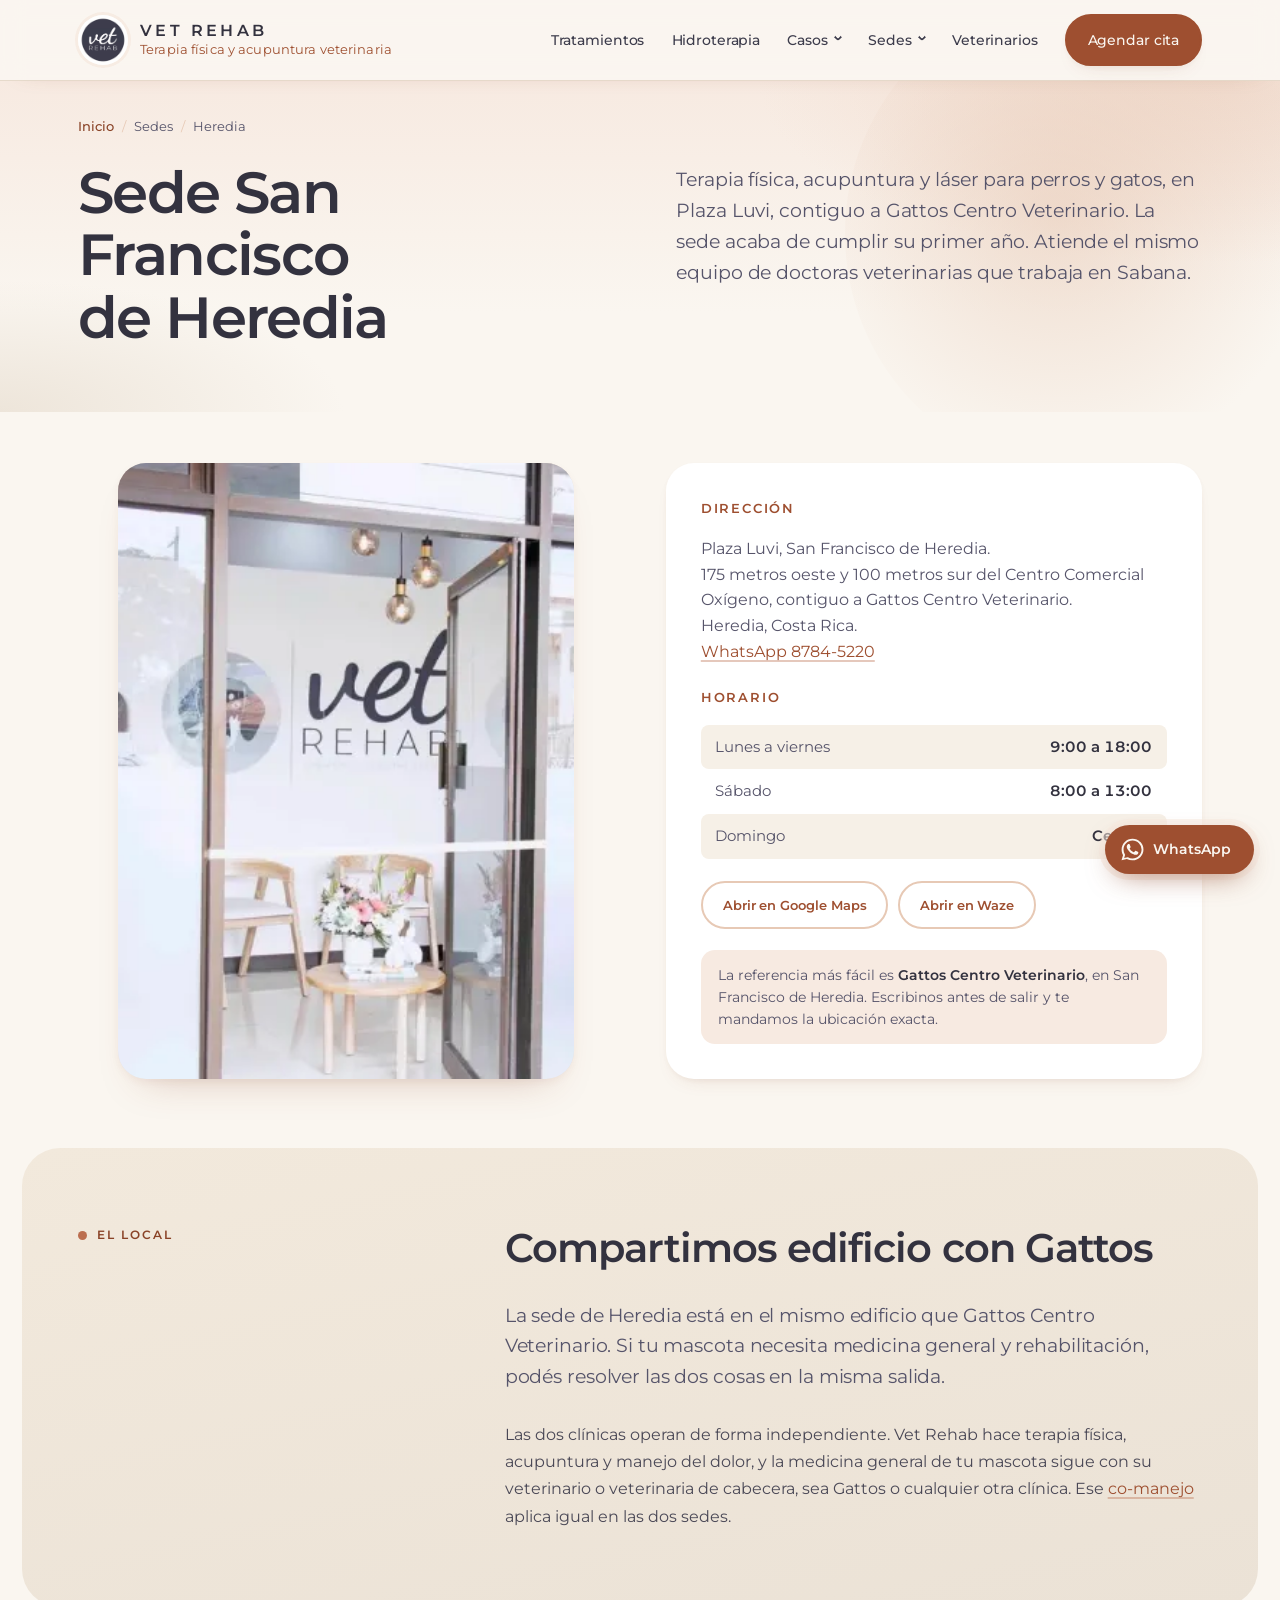
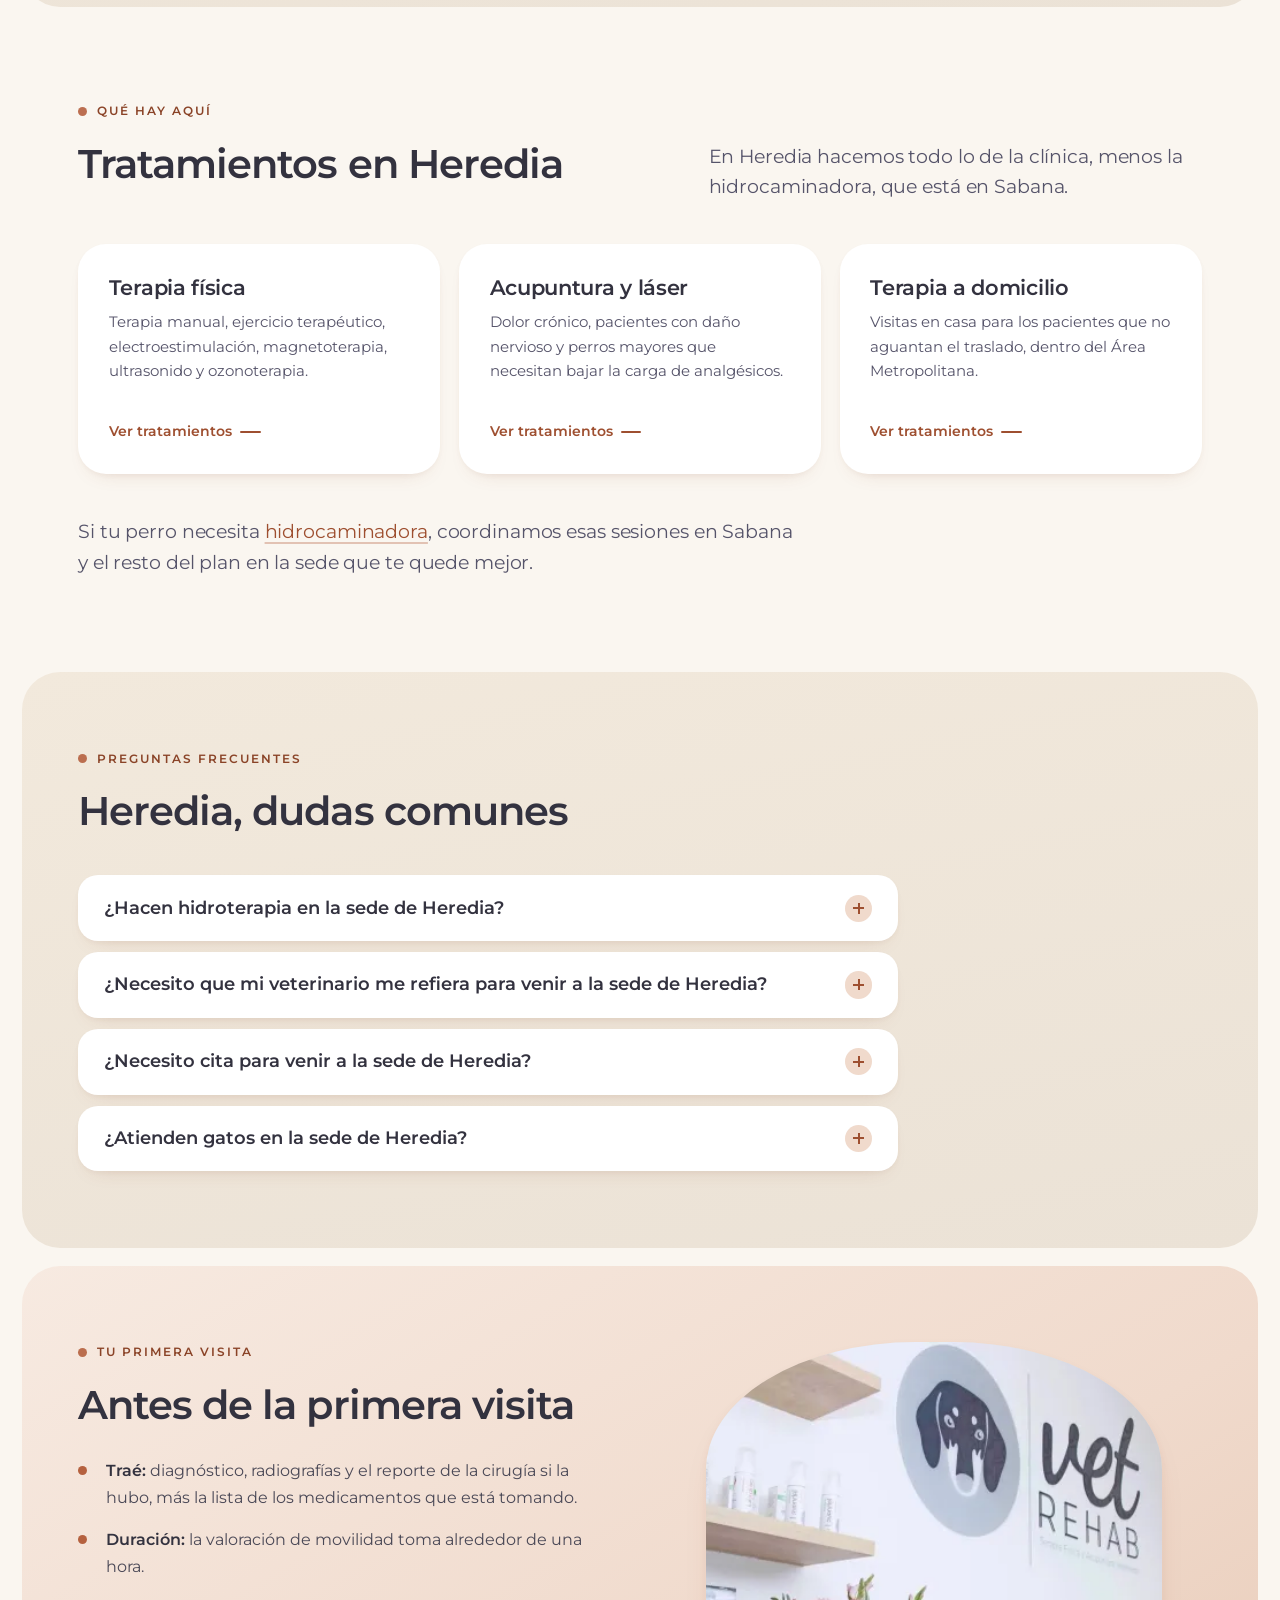
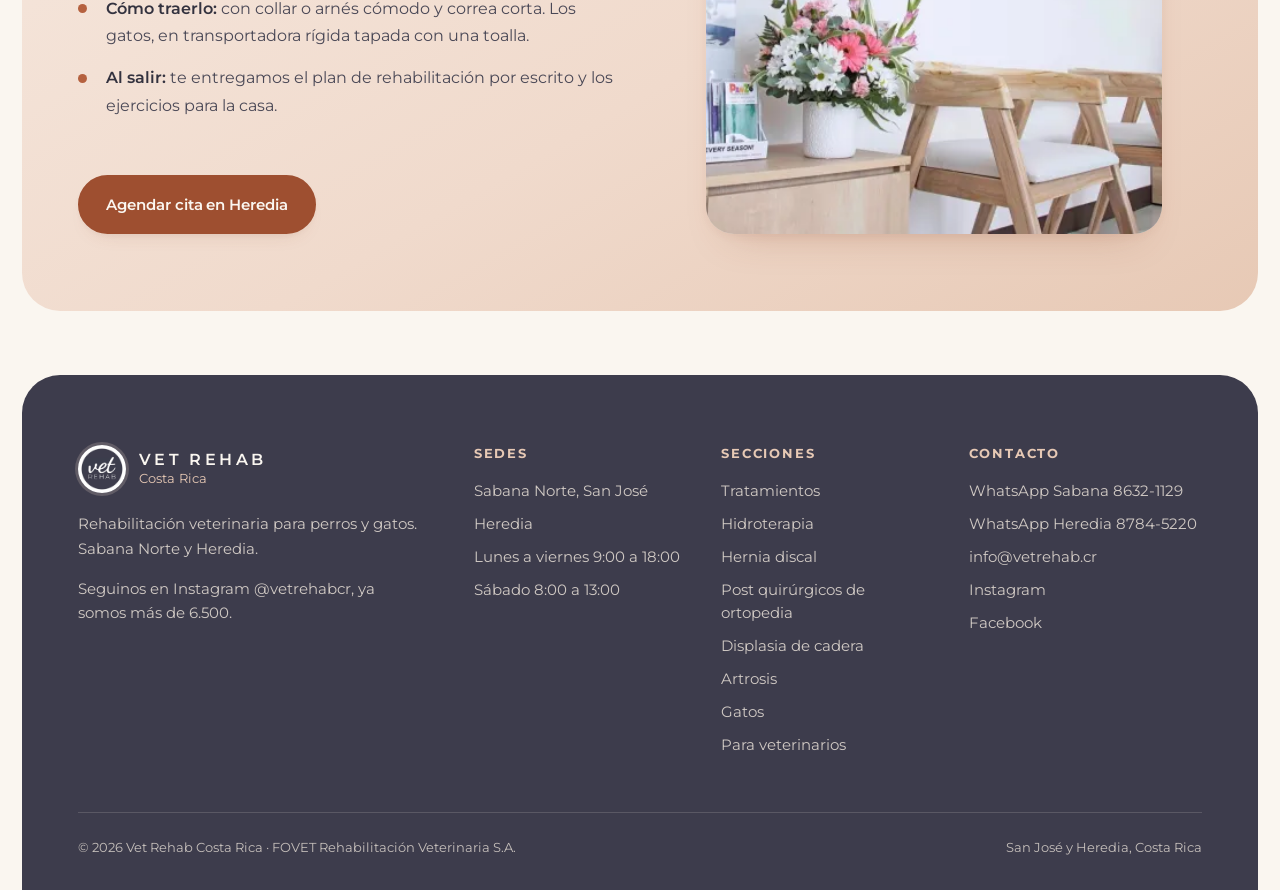
<file: site/sede-heredia.html>
<!DOCTYPE html>
<html lang="es-CR">
<head>
<meta charset="utf-8">
<meta name="viewport" content="width=device-width, initial-scale=1">
<title>Fisioterapia veterinaria en Heredia | Vet Rehab CR</title>
<meta name="description" content="Sede en Plaza Luvi, San Francisco de Heredia, contiguo a Gattos Centro Veterinario. Terapia física, acupuntura y láser para perros y gatos.">
<link rel="canonical" href="https://vetrehab.cr/sede-heredia.html">
<meta property="og:type" content="business.business">
<meta property="og:locale" content="es_CR">
<meta property="og:site_name" content="Vet Rehab Costa Rica">
<meta property="og:title" content="Fisioterapia veterinaria en Heredia | Vet Rehab CR">
<meta property="og:description" content="Sede en Plaza Luvi, San Francisco de Heredia, contiguo a Gattos Centro Veterinario. Terapia física, acupuntura y láser para perros y gatos.">
<meta property="og:url" content="https://vetrehab.cr/sede-heredia.html">
<meta property="og:image" content="https://vetrehab.cr/assets/img/sede-heredia-fachada-01.jpg">
<meta property="og:image:width" content="1080">
<meta property="og:image:height" content="1350">
<meta property="og:image:alt" content="Fisioterapia veterinaria en Heredia | Vet Rehab CR">
<meta name="twitter:card" content="summary_large_image">
<meta name="twitter:title" content="Fisioterapia veterinaria en Heredia | Vet Rehab CR">
<meta name="twitter:description" content="Sede en Plaza Luvi, San Francisco de Heredia, contiguo a Gattos Centro Veterinario. Terapia física, acupuntura y láser para perros y gatos.">
<meta name="twitter:image" content="https://vetrehab.cr/assets/img/sede-heredia-fachada-01.jpg">
<meta name="theme-color" content="#3D3C4C">
<link rel="icon" href="assets/icons/favicon-32.png" sizes="32x32" type="image/png">
<link rel="icon" href="assets/icons/icon-192.png" sizes="192x192" type="image/png">
<link rel="apple-touch-icon" href="assets/icons/apple-touch-icon.png">
<link rel="manifest" href="assets/icons/site.webmanifest">
<link rel="preconnect" href="https://fonts.googleapis.com">
<link rel="preconnect" href="https://fonts.gstatic.com" crossorigin>
<link rel="stylesheet" href="assets/style.css">
<link rel="stylesheet" href="https://fonts.googleapis.com/css2?family=Cormorant+Garamond:ital,wght@1,400;1,500;1,600&amp;family=Montserrat:wght@400;500;600;700&amp;display=swap" media="print" onload="this.media='all'">
<noscript><link rel="stylesheet" href="https://fonts.googleapis.com/css2?family=Cormorant+Garamond:ital,wght@1,400;1,500;1,600&amp;family=Montserrat:wght@400;500;600;700&amp;display=swap"></noscript>
</head>
<body>

<a class="skip" href="#main">Saltar al contenido</a>

<header class="head">
  <div class="wrap head-in">
    <a class="brand" href="index.html" aria-label="Vet Rehab Costa Rica, inicio">
      <img class="brand-mark" src="assets/logo-vetrehab.jpg" width="50" height="50" alt="Logotipo de Vet Rehab Costa Rica" decoding="async">
      <span class="brand-txt">
        <span class="brand-word">Vet Rehab</span>
        <span class="brand-sub">Terapia física y acupuntura veterinaria</span>
      </span>
    </a>
    <button class="burger" id="burger" aria-expanded="false" aria-controls="nav" aria-label="Abrir menú">
      <span></span><span></span><span></span>
    </button>
    <nav class="nav" id="nav" aria-label="Navegación principal">
      <ul class="nav-list">
        <li><a href="index.html#servicios">Tratamientos</a></li>
        <li><a href="hidroterapia-perros.html">Hidroterapia</a></li>
        <li>
          <details>
            <summary>Casos</summary>
            <ul class="sub">
              <li><a href="hernia-discal-perros.html">Hernia discal</a></li>
              <li><a href="ligamento-cruzado-perro.html">Post quirúrgicos de ortopedia</a></li>
              <li><a href="displasia-cadera-perros.html">Displasia de cadera</a></li>
              <li><a href="artrosis-perro-mayor.html">Artrosis en perro mayor</a></li>
              <li><a href="fisioterapia-gatos.html">Fisioterapia en gatos</a></li>
            </ul>
          </details>
        </li>
        <li>
          <details>
            <summary>Sedes</summary>
            <ul class="sub">
              <li><a href="sede-sabana.html">Sabana Norte</a></li>
              <li><a href="sede-heredia.html" aria-current="page">Heredia</a></li>
            </ul>
          </details>
        </li>
        <li><a href="para-veterinarios.html">Veterinarios</a></li>
        <li class="nav-cta"><a class="btn btn-sm" href="https://wa.me/50686321129?text=Hola%2C%20quisiera%20agendar%20una%20cita%20en%20la%20sede%20de%20Heredia" rel="noopener">Agendar cita</a></li>
      </ul>
    </nav>
  </div>
</header>

<main id="main">

<section class="phead">
  <div class="wrap wrap-narrow">
    <nav class="crumbs" aria-label="Ruta">
      <a href="index.html">Inicio</a><span aria-hidden="true">/</span>Sedes<span aria-hidden="true">/</span>Heredia
    </nav>
    <h1>Sede San Francisco de Heredia</h1>
    <p class="lead">Terapia física, acupuntura y láser para perros y gatos, en Plaza Luvi, contiguo a Gattos Centro Veterinario. La sede acaba de cumplir su primer año. Atiende el mismo equipo de doctoras veterinarias que trabaja en Sabana.</p>
  </div>
</section>

<section class="sec-tight">
  <div class="wrap">
    <div class="split split-even">
      <figure class="photo has-img photo-wide"><picture><source type="image/webp" srcset="assets/img/sede-heredia-fachada-01-640.webp 640w, assets/img/sede-heredia-fachada-01.webp 1400w" sizes="(min-width: 900px) 50vw, 100vw"><img src="assets/img/sede-heredia-fachada-01.jpg" alt="Fachada de la sede de Heredia con el logotipo de Vet Rehab en la puerta" loading="lazy" decoding="async"></picture></figure>
      <div class="sede-body">
        <p class="micro">Dirección</p>
        <!-- [CONFIRMAR dirección exacta de Heredia]
             Versión publicada: Plaza Luvi, San Francisco de Heredia. 175 metros oeste y 100 metros sur del
             Centro Comercial Oxígeno, contiguo a Gattos Centro Veterinario. Es la versión que sostiene
             DATOS_SEDES.md (sección 2): la sede no está en San Pablo, sino en San Francisco de Heredia.
             Falta que la Dra. Carolina confirme el distrito y el punto exacto del local. -->
        <address class="sede-addr mt-1">
          Plaza Luvi, San Francisco de Heredia.<br>
          175 metros oeste y 100 metros sur del Centro Comercial Oxígeno, contiguo a Gattos Centro Veterinario.<br>
          Heredia, Costa Rica.<br>
          <a href="https://wa.me/50687845220" rel="noopener">WhatsApp 8784-5220</a>
        </address>

        <p class="micro">Horario</p>
        <!-- [CONFIRMAR: sábado 8:00 u 9:00] -->
        <ul class="hours mt-1">
          <li><span>Lunes a viernes</span><b>9:00 a 18:00</b></li>
          <li><span>Sábado</span><b>8:00 a 13:00</b></li>
          <li><span>Domingo</span><b>Cerrado</b></li>
        </ul>

        <div class="map-links">
          <a class="btn btn-ghost btn-sm" href="https://www.google.com/maps/search/?api=1&amp;query=Gattos%20Centro%20Veterinario%2C%20San%20Francisco%20de%20Heredia" rel="noopener">Abrir en Google Maps</a>
          <a class="btn btn-ghost btn-sm" href="https://www.waze.com/ul?q=Gattos%20Centro%20Veterinario%2C%20San%20Francisco%20de%20Heredia&amp;navigate=yes" rel="noopener">Abrir en Waze</a>
        </div>

        <p class="note">La referencia más fácil es <strong>Gattos Centro Veterinario</strong>, en San Francisco de Heredia. Escribinos antes de salir y te mandamos la ubicación exacta.</p>
      </div>
    </div>
  </div>
</section>

<section class="sec sec-sand">
  <div class="wrap">
    <div class="split">
      <div>
        <p class="eyebrow">El local</p>
      </div>
      <div>
        <h2>Compartimos edificio con Gattos</h2>
        <p class="lead mt-2">La sede de Heredia está en el mismo edificio que Gattos Centro Veterinario. Si tu mascota necesita medicina general y rehabilitación, podés resolver las dos cosas en la misma salida.</p>
        <p class="mt-2">Las dos clínicas operan de forma independiente. Vet Rehab hace terapia física, acupuntura y manejo del dolor, y la medicina general de tu mascota sigue con su veterinario o veterinaria de cabecera, sea Gattos o cualquier otra clínica. Ese <a href="para-veterinarios.html">co-manejo</a> aplica igual en las dos sedes.</p>
      </div>
    </div>
  </div>
</section>

<section class="sec">
  <div class="wrap">
    <p class="eyebrow">Qué hay aquí</p>
    <div class="split split-wide-left mb-2">
      <h2>Tratamientos en Heredia</h2>
      <p class="lead">En Heredia hacemos todo lo de la clínica, menos la hidrocaminadora, que está en Sabana.</p>
    </div>
    <div class="grid g-3 mt-3">
      <a class="card card-link" href="index.html#terapia-fisica">
        <h3>Terapia física</h3>
        <p>Terapia manual, ejercicio terapéutico, electroestimulación, magnetoterapia, ultrasonido y ozonoterapia.</p>
        <span class="card-more">Ver tratamientos</span>
      </a>
      <a class="card card-link" href="index.html#acupuntura">
        <h3>Acupuntura y láser</h3>
        <p>Dolor crónico, pacientes con daño nervioso y perros mayores que necesitan bajar la carga de analgésicos.</p>
        <span class="card-more">Ver tratamientos</span>
      </a>
      <a class="card card-link" href="index.html#domicilio">
        <h3>Terapia a domicilio</h3>
        <p>Visitas en casa para los pacientes que no aguantan el traslado, dentro del Área Metropolitana.</p>
        <span class="card-more">Ver tratamientos</span>
      </a>
    </div>
    <p class="lead mt-3">Si tu perro necesita <a href="hidroterapia-perros.html">hidrocaminadora</a>, coordinamos esas sesiones en Sabana y el resto del plan en la sede que te quede mejor.</p>
  </div>
</section>

<section class="sec sec-sand">
  <div class="wrap wrap-narrow">
    <p class="eyebrow">Preguntas frecuentes</p>
    <h2 class="mb-2">Heredia, dudas comunes</h2>
    <div class="faq mt-3">
      <details>
        <summary>¿Hacen hidroterapia en la sede de Heredia?</summary>
        <div class="faq-a"><p>No. La hidrocaminadora está en la sede de Sabana Norte. Si tu mascota necesita esas sesiones, las coordinamos ahí y el resto del plan lo hacemos acá en Heredia. <a href="hidroterapia-perros.html">Cómo funciona la hidroterapia</a>.</p></div>
      </details>
      <details>
        <summary>¿Necesito que mi veterinario me refiera para venir a la sede de Heredia?</summary>
        <div class="faq-a"><p>No es necesario. Te atienden médicas veterinarias capacitadas para examinar a tu mascota y orientarte en los pasos a seguir. Si ya tenés radiografías, TAC o resonancia, traelos a la consulta.</p></div>
      </details>
      <details>
        <summary>¿Necesito cita para venir a la sede de Heredia?</summary>
        <div class="faq-a"><p>Sí. Escribinos por WhatsApp para agendar la valoración. Así te confirmamos el horario y te mandamos la ubicación exacta del local.</p></div>
      </details>
      <details>
        <summary>¿Atienden gatos en la sede de Heredia?</summary>
        <div class="faq-a"><p>Sí. En Heredia atendemos perros y gatos con el mismo equipo de médicas veterinarias. <a href="fisioterapia-gatos.html">Más sobre fisioterapia en gatos</a>.</p></div>
      </details>
    </div>
  </div>
</section>

<section class="sec sec-ink">
  <div class="wrap">
    <div class="split split-even">
      <div>
        <p class="eyebrow">Tu primera visita</p>
        <h2>Antes de la primera visita</h2>
        <ul class="list-check mt-2">
          <li><b>Traé:</b> diagnóstico, radiografías y el reporte de la cirugía si la hubo, más la lista de los medicamentos que está tomando.</li>
          <li><b>Duración:</b> la valoración de movilidad toma alrededor de una hora.</li>
          <li><b>Cómo traerlo:</b> con collar o arnés cómodo y correa corta. Los gatos, en transportadora rígida tapada con una toalla.</li>
          <li><b>Al salir:</b> te entregamos el plan de rehabilitación por escrito y los ejercicios para la casa.</li>
        </ul>
        <div class="btns mt-3">
          <a class="btn btn-clay" href="https://wa.me/50687845220?text=Hola%2C%20quisiera%20agendar%20cita%20en%20la%20sede%20de%20Heredia" rel="noopener">Agendar cita en Heredia</a>
        </div>
      </div>
      <figure class="photo has-img photo-tall"><picture><source type="image/webp" srcset="assets/img/sede-heredia-recepcion-01-640.webp 640w, assets/img/sede-heredia-recepcion-01.webp 1400w" sizes="(min-width: 900px) 50vw, 100vw"><img src="assets/img/sede-heredia-recepcion-01.jpg" alt="Recepción de la sede de Heredia" loading="lazy" decoding="async"></picture></figure>
    </div>
  </div>
</section>

</main>

<footer class="foot">
  <div class="wrap">
    <div class="foot-grid">
      <div>
        <div class="foot-mark">
          <img src="assets/logo-vetrehab.jpg" width="46" height="46" alt="" decoding="async">
          <span class="brand-txt">
            <span class="brand-word">Vet Rehab</span>
            <span class="brand-sub">Costa Rica</span>
          </span>
        </div>
        <p>Rehabilitación veterinaria para perros y gatos. Sabana Norte y Heredia.</p>
        <p>Seguinos en Instagram <a href="https://www.instagram.com/vetrehabcr/" rel="noopener">@vetrehabcr</a>, ya somos más de 6.500.</p>
      </div>
      <div>
        <h4>Sedes</h4>
        <ul>
          <li><a href="sede-sabana.html">Sabana Norte, San José</a></li>
          <li><a href="sede-heredia.html">Heredia</a></li>
          <li>Lunes a viernes 9:00 a 18:00</li>
          <li>Sábado 8:00 a 13:00</li>
        </ul>
      </div>
      <div>
        <h4>Secciones</h4>
        <ul>
          <li><a href="index.html#servicios">Tratamientos</a></li>
          <li><a href="hidroterapia-perros.html">Hidroterapia</a></li>
          <li><a href="hernia-discal-perros.html">Hernia discal</a></li>
          <li><a href="ligamento-cruzado-perro.html">Post quirúrgicos de ortopedia</a></li>
          <li><a href="displasia-cadera-perros.html">Displasia de cadera</a></li>
          <li><a href="artrosis-perro-mayor.html">Artrosis</a></li>
          <li><a href="fisioterapia-gatos.html">Gatos</a></li>
          <li><a href="para-veterinarios.html">Para veterinarios</a></li>
        </ul>
      </div>
      <div>
        <h4>Contacto</h4>
        <ul>
          <li><a href="https://wa.me/50686321129" rel="noopener">WhatsApp Sabana 8632-1129</a></li>
          <li><a href="https://wa.me/50687845220" rel="noopener">WhatsApp Heredia 8784-5220</a></li>
          <li><a href="mailto:info@vetrehab.cr">info@vetrehab.cr</a></li>
          <li><a href="https://www.instagram.com/vetrehabcr/" rel="noopener">Instagram</a></li>
          <li><a href="https://www.facebook.com/vetrehabcr/" rel="noopener">Facebook</a></li>
        </ul>
      </div>
    </div>
    <div class="foot-base">
      <span>&copy; 2026 Vet Rehab Costa Rica &middot; FOVET Rehabilitación Veterinaria S.A.</span>
      <span>San José y Heredia, Costa Rica</span>
    </div>
  </div>
</footer>

<a class="wa" href="https://wa.me/50686321129?text=Hola%2C%20quisiera%20agendar%20una%20cita%20en%20la%20sede%20de%20Heredia" rel="noopener" aria-label="Escribir por WhatsApp a Vet Rehab Costa Rica">
  <svg viewBox="0 0 24 24" aria-hidden="true"><path d="M17.47 14.38c-.3-.15-1.76-.87-2.03-.97-.27-.1-.47-.15-.67.15-.2.3-.77.97-.94 1.17-.17.2-.35.22-.65.07-.3-.15-1.26-.46-2.4-1.48-.89-.79-1.49-1.77-1.66-2.07-.17-.3-.02-.46.13-.61.13-.13.3-.35.45-.52.15-.17.2-.3.3-.5.1-.2.05-.37-.02-.52-.07-.15-.67-1.61-.92-2.21-.24-.58-.49-.5-.67-.51h-.57c-.2 0-.52.07-.79.37-.27.3-1.04 1.02-1.04 2.48s1.07 2.88 1.22 3.08c.15.2 2.1 3.2 5.08 4.49.71.31 1.26.49 1.69.63.71.23 1.36.19 1.87.12.57-.09 1.76-.72 2.01-1.41.25-.69.25-1.29.17-1.41-.07-.12-.27-.2-.57-.35zM12.04 21.5h-.01a9.4 9.4 0 0 1-4.79-1.31l-.34-.2-3.56.93.95-3.47-.22-.36a9.38 9.38 0 0 1-1.44-5.01c0-5.19 4.23-9.41 9.42-9.41 2.52 0 4.88.98 6.66 2.76a9.35 9.35 0 0 1 2.76 6.66c0 5.19-4.23 9.41-9.43 9.41zm8.02-17.43A11.36 11.36 0 0 0 12.04.75C5.76.75.65 5.86.65 12.14c0 2.01.53 3.97 1.53 5.7L.55 23.25l5.55-1.46a11.36 11.36 0 0 0 5.94 1.52h.01c6.28 0 11.39-5.11 11.39-11.39 0-3.04-1.19-5.9-3.34-8.05z"/></svg>
  <span>WhatsApp</span>
</a>

<script src="assets/site.js" defer></script>

<script type="application/ld+json">
{
  "@context": "https://schema.org",
  "@type": "FAQPage",
  "@id": "https://vetrehab.cr/sede-heredia.html#faq",
  "mainEntity": [
    {
      "@type": "Question",
      "name": "¿Hacen hidroterapia en la sede de Heredia?",
      "acceptedAnswer": {
        "@type": "Answer",
        "text": "No. La hidrocaminadora está en la sede de Sabana Norte. Si tu mascota necesita esas sesiones, las coordinamos ahí y el resto del plan lo hacemos acá en Heredia."
      }
    },
    {
      "@type": "Question",
      "name": "¿Necesito que mi veterinario me refiera para venir a la sede de Heredia?",
      "acceptedAnswer": {
        "@type": "Answer",
        "text": "No es necesario. Te atienden médicas veterinarias capacitadas para examinar a tu mascota y orientarte en los pasos a seguir. Si ya tenés radiografías, TAC o resonancia, traelos a la consulta."
      }
    },
    {
      "@type": "Question",
      "name": "¿Necesito cita para venir a la sede de Heredia?",
      "acceptedAnswer": {
        "@type": "Answer",
        "text": "Sí. Escribinos por WhatsApp para agendar la valoración. Así te confirmamos el horario y te mandamos la ubicación exacta del local."
      }
    },
    {
      "@type": "Question",
      "name": "¿Atienden gatos en la sede de Heredia?",
      "acceptedAnswer": {
        "@type": "Answer",
        "text": "Sí. En Heredia atendemos perros y gatos con el mismo equipo de médicas veterinarias."
      }
    }
  ]
}
</script>

<!-- TODO: agregar nodo "geo" con latitude y longitude reales de la sede Heredia una vez confirmada la dirección exacta. -->
<script type="application/ld+json">
{
  "@context": "https://schema.org",
  "@type": ["VeterinaryCare", "LocalBusiness"],
  "@id": "https://vetrehab.cr/sede-heredia.html#sede",
  "name": "Vet Rehab Costa Rica - San Francisco de Heredia",
  "legalName": "FOVET Rehabilitación Veterinaria S.A.",
  "url": "https://vetrehab.cr/sede-heredia.html",
  "image": "https://vetrehab.cr/assets/logo-vetrehab.jpg",
  "logo": "https://vetrehab.cr/assets/logo-vetrehab.jpg",
  "description": "Terapia física y acupuntura veterinaria en Plaza Luvi, San Francisco de Heredia, contiguo a Gattos Centro Veterinario. Rehabilitación para perros y gatos.",
  "telephone": "+506-8784-5220",
  "email": "info@vetrehab.cr",
  "parentOrganization": { "@id": "https://vetrehab.cr/#organization" },
  "address": {
    "@type": "PostalAddress",
    "streetAddress": "Plaza Luvi, 175 metros oeste y 100 metros sur del Centro Comercial Oxígeno, contiguo a Gattos Centro Veterinario",
    "addressLocality": "San Francisco",
    "addressRegion": "Heredia",
    "addressCountry": "CR"
  },
  "openingHoursSpecification": [
    {
      "@type": "OpeningHoursSpecification",
      "dayOfWeek": ["Monday", "Tuesday", "Wednesday", "Thursday", "Friday"],
      "opens": "09:00",
      "closes": "18:00"
    },
    {
      "@type": "OpeningHoursSpecification",
      "dayOfWeek": "Saturday",
      "opens": "08:00",
      "closes": "13:00"
    }
  ],
  "currenciesAccepted": "CRC",
  "areaServed": { "@type": "Place", "name": "Heredia y Gran Área Metropolitana, Costa Rica" },
  "sameAs": [
    "https://www.instagram.com/vetrehabcr/",
    "https://www.facebook.com/vetrehabcr/"
  ]
}
</script>

<script type="application/ld+json">
{
  "@context": "https://schema.org",
  "@graph": [
    {
      "@type": "Person",
      "@id": "https://vetrehab.cr/#carolina",
      "name": "Carolina Fournier",
      "honorificPrefix": "Dra.",
      "jobTitle": "Médica veterinaria especializada en rehabilitación veterinaria",
      "worksFor": {
        "@type": "Organization",
        "name": "Vet Rehab Costa Rica",
        "url": "https://vetrehab.cr/"
      },
      "knowsLanguage": [
        "es",
        "en"
      ],
      "hasCredential": [
        {
          "@type": "EducationalOccupationalCredential",
          "name": "Certified Canine Rehabilitation Practitioner (CCRP), University of Tennessee",
          "credentialCategory": "certification",
          "recognizedBy": {
            "@type": "CollegeOrUniversity",
            "name": "University of Tennessee"
          },
          "url": "https://www.ncsuvetce.com/canine-rehab-ccrp/ccrp-costa-rica/"
        },
        {
          "@type": "EducationalOccupationalCredential",
          "name": "Certified Canine Manual Therapist (CCMT), North Carolina State University",
          "credentialCategory": "certification",
          "recognizedBy": {
            "@type": "CollegeOrUniversity",
            "name": "North Carolina State University"
          }
        }
      ],
      "sameAs": [
        "https://www.ncsuvetce.com/canine-rehab-ccrp/ccrp-costa-rica/",
        "https://www.instagram.com/vetrehabcr/",
        "https://www.facebook.com/vetrehabcr/"
      ],
      "image": "https://vetrehab.cr/assets/img/dra-carolina-retrato-01.jpg"
    },
    {
      "@type": "BreadcrumbList",
      "@id": "https://vetrehab.cr/sede-heredia.html#crumbs",
      "itemListElement": [
        {
          "@type": "ListItem",
          "position": 1,
          "name": "Inicio",
          "item": "https://vetrehab.cr/"
        },
        {
          "@type": "ListItem",
          "position": 2,
          "name": "Sedes"
        },
        {
          "@type": "ListItem",
          "position": 3,
          "name": "Heredia",
          "item": "https://vetrehab.cr/sede-heredia.html"
        }
      ]
    },
    {
      "@type": "WebPage",
      "@id": "https://vetrehab.cr/sede-heredia.html#webpage",
      "url": "https://vetrehab.cr/sede-heredia.html",
      "name": "Fisioterapia veterinaria en Heredia | Vet Rehab CR",
      "description": "Sede en Plaza Luvi, San Francisco de Heredia, contiguo a Gattos Centro Veterinario. Terapia física, acupuntura y láser para perros y gatos.",
      "inLanguage": "es-CR",
      "isPartOf": {
        "@id": "https://vetrehab.cr/#website"
      },
      "primaryImageOfPage": "https://vetrehab.cr/assets/img/sede-heredia-fachada-01.jpg",
      "dateModified": "2026-11-16",
      "publisher": {
        "@id": "https://vetrehab.cr/#organization"
      },
      "reviewedBy": {
        "@id": "https://vetrehab.cr/#carolina"
      },
      "audience": {
        "@type": "PeopleAudience",
        "audienceType": "Dueños de perros y gatos en Costa Rica"
      }
    }
  ]
}
</script>
</body>
</html>
</file>
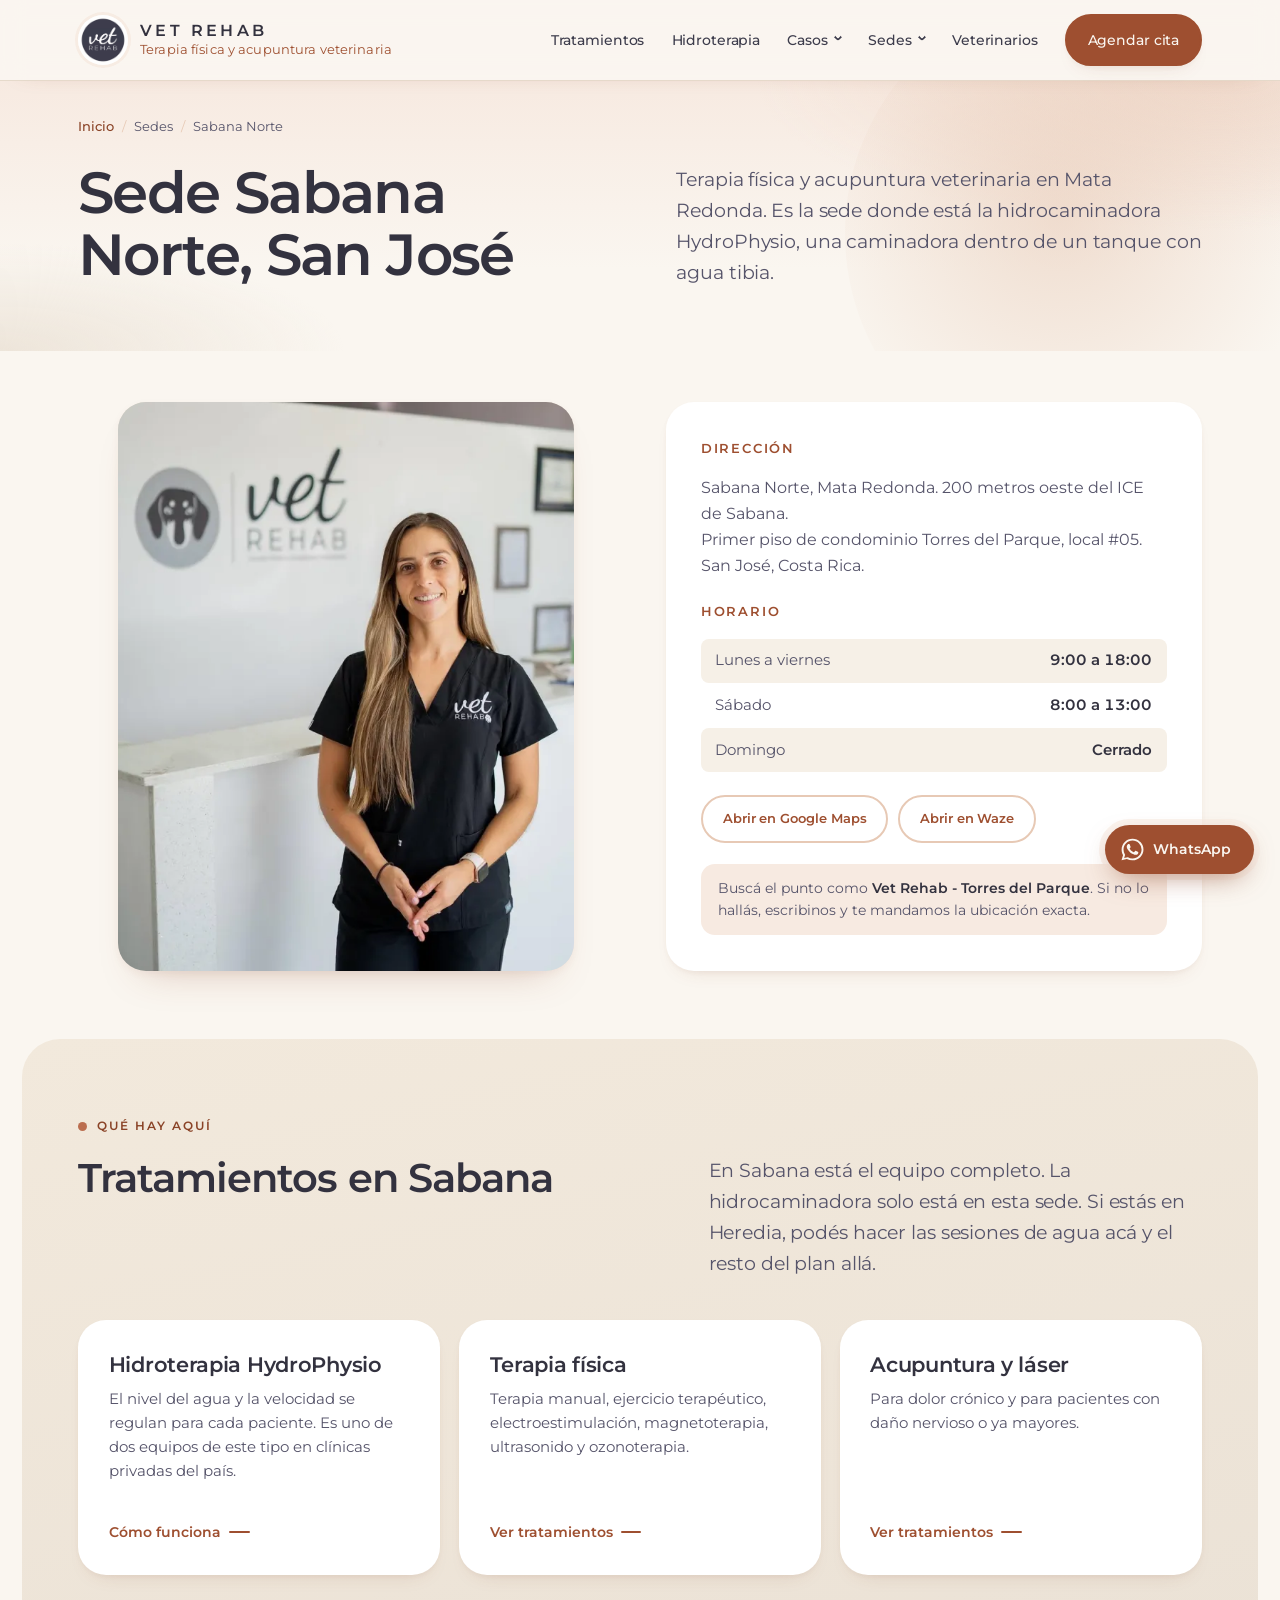
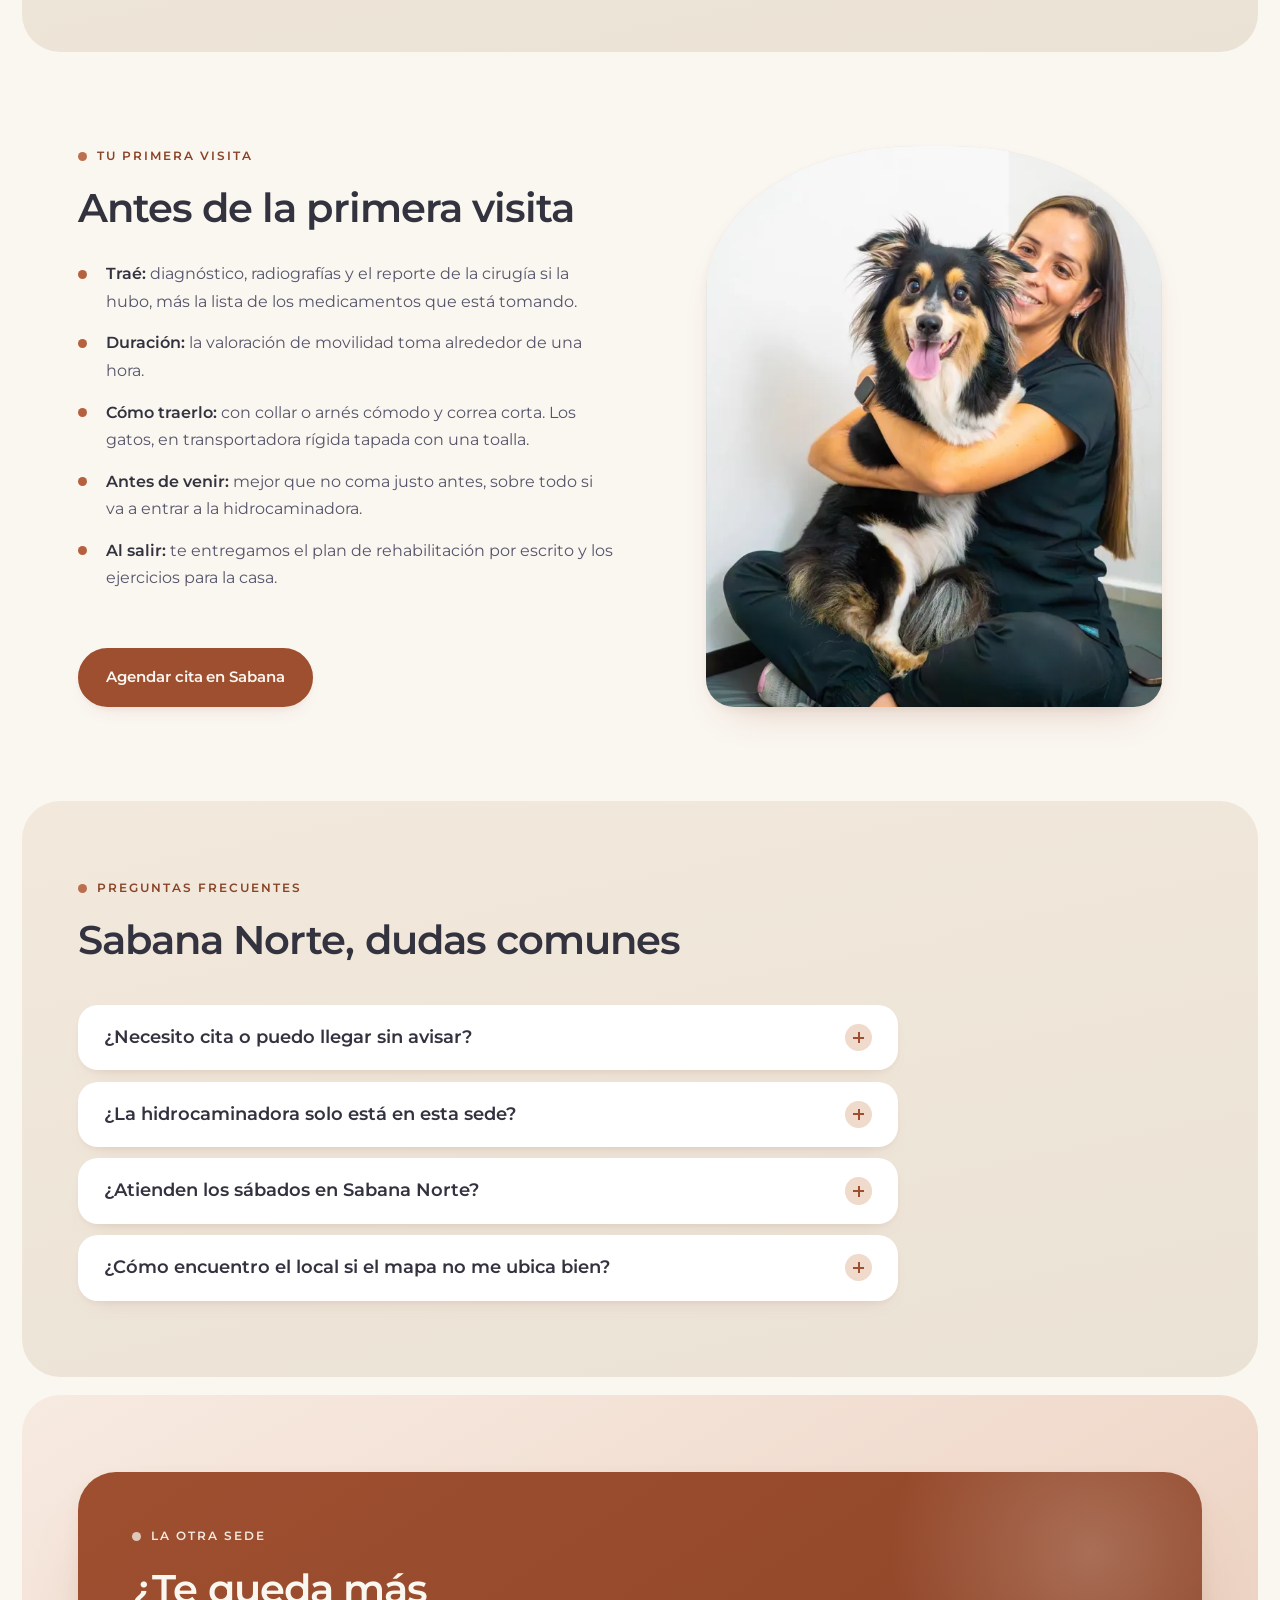
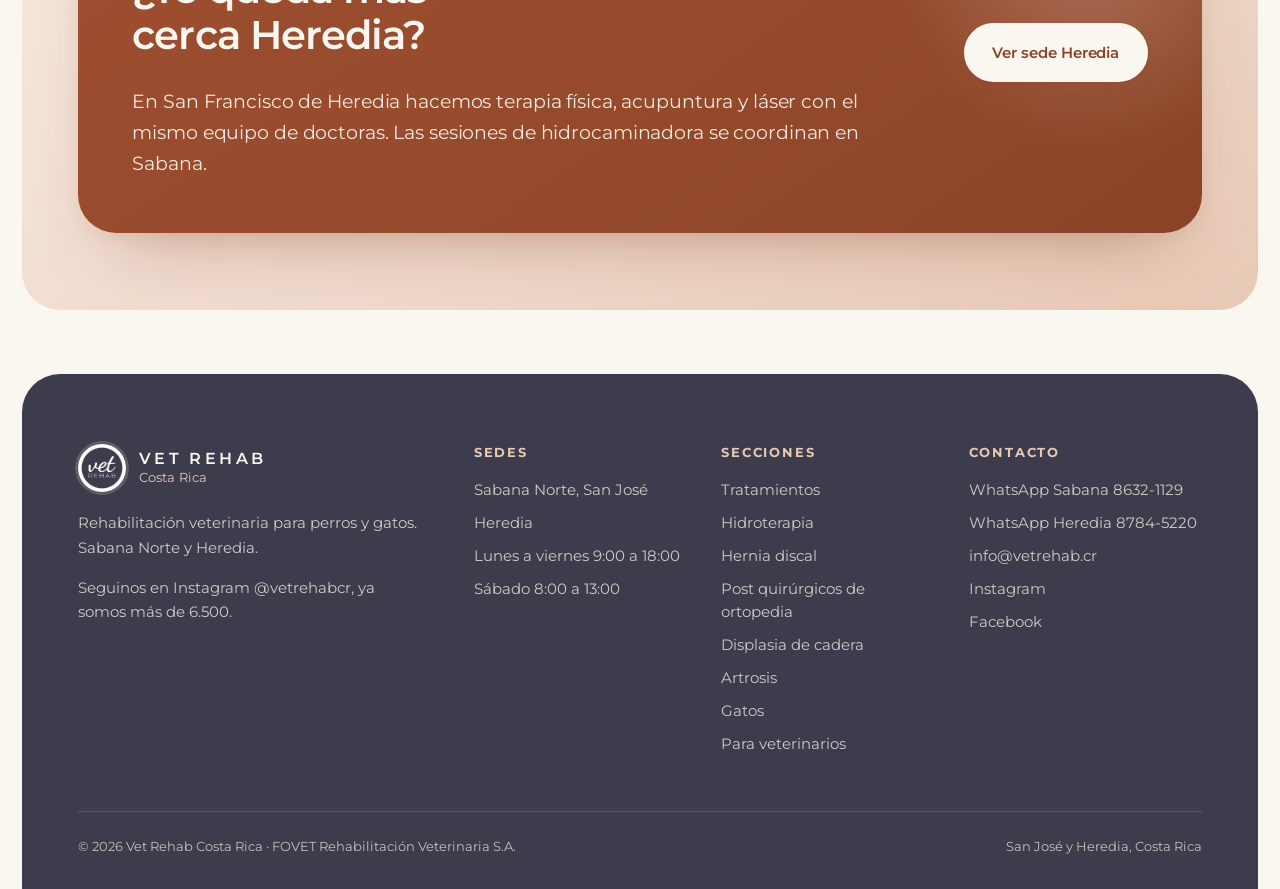
<file: site/sede-sabana.html>
<!DOCTYPE html>
<html lang="es-CR">
<head>
<meta charset="utf-8">
<meta name="viewport" content="width=device-width, initial-scale=1">
<title>Fisioterapia veterinaria en Sabana | Vet Rehab CR</title>
<meta name="description" content="Sede Sabana Norte, Mata Redonda, 200 metros oeste del ICE. Hidrocaminadora HydroPhysio, terapia física, acupuntura y láser. Agendá cita.">
<link rel="canonical" href="https://vetrehab.cr/sede-sabana.html">
<meta property="og:type" content="business.business">
<meta property="og:locale" content="es_CR">
<meta property="og:site_name" content="Vet Rehab Costa Rica">
<meta property="og:title" content="Fisioterapia veterinaria en Sabana | Vet Rehab CR">
<meta property="og:description" content="Sede Sabana Norte, Mata Redonda, 200 metros oeste del ICE. Hidrocaminadora HydroPhysio, terapia física, acupuntura y láser. Agendá cita.">
<meta property="og:url" content="https://vetrehab.cr/sede-sabana.html">
<meta property="og:image" content="https://vetrehab.cr/assets/img/hidrocaminadora-cocker-01.jpg">
<meta property="og:image:width" content="1080">
<meta property="og:image:height" content="1350">
<meta property="og:image:alt" content="Fisioterapia veterinaria en Sabana | Vet Rehab CR">
<meta name="twitter:card" content="summary_large_image">
<meta name="twitter:title" content="Fisioterapia veterinaria en Sabana | Vet Rehab CR">
<meta name="twitter:description" content="Sede Sabana Norte, Mata Redonda, 200 metros oeste del ICE. Hidrocaminadora HydroPhysio, terapia física, acupuntura y láser. Agendá cita.">
<meta name="twitter:image" content="https://vetrehab.cr/assets/img/hidrocaminadora-cocker-01.jpg">
<meta name="theme-color" content="#3D3C4C">
<link rel="icon" href="assets/icons/favicon-32.png" sizes="32x32" type="image/png">
<link rel="icon" href="assets/icons/icon-192.png" sizes="192x192" type="image/png">
<link rel="apple-touch-icon" href="assets/icons/apple-touch-icon.png">
<link rel="manifest" href="assets/icons/site.webmanifest">
<link rel="preconnect" href="https://fonts.googleapis.com">
<link rel="preconnect" href="https://fonts.gstatic.com" crossorigin>
<link rel="stylesheet" href="assets/style.css">
<link rel="stylesheet" href="https://fonts.googleapis.com/css2?family=Cormorant+Garamond:ital,wght@1,400;1,500;1,600&amp;family=Montserrat:wght@400;500;600;700&amp;display=swap" media="print" onload="this.media='all'">
<noscript><link rel="stylesheet" href="https://fonts.googleapis.com/css2?family=Cormorant+Garamond:ital,wght@1,400;1,500;1,600&amp;family=Montserrat:wght@400;500;600;700&amp;display=swap"></noscript>
</head>
<body>

<a class="skip" href="#main">Saltar al contenido</a>

<header class="head">
  <div class="wrap head-in">
    <a class="brand" href="index.html" aria-label="Vet Rehab Costa Rica, inicio">
      <img class="brand-mark" src="assets/logo-vetrehab.jpg" width="50" height="50" alt="Logotipo de Vet Rehab Costa Rica" decoding="async">
      <span class="brand-txt">
        <span class="brand-word">Vet Rehab</span>
        <span class="brand-sub">Terapia física y acupuntura veterinaria</span>
      </span>
    </a>
    <button class="burger" id="burger" aria-expanded="false" aria-controls="nav" aria-label="Abrir menú">
      <span></span><span></span><span></span>
    </button>
    <nav class="nav" id="nav" aria-label="Navegación principal">
      <ul class="nav-list">
        <li><a href="index.html#servicios">Tratamientos</a></li>
        <li><a href="hidroterapia-perros.html">Hidroterapia</a></li>
        <li>
          <details>
            <summary>Casos</summary>
            <ul class="sub">
              <li><a href="hernia-discal-perros.html">Hernia discal</a></li>
              <li><a href="ligamento-cruzado-perro.html">Post quirúrgicos de ortopedia</a></li>
              <li><a href="displasia-cadera-perros.html">Displasia de cadera</a></li>
              <li><a href="artrosis-perro-mayor.html">Artrosis en perro mayor</a></li>
              <li><a href="fisioterapia-gatos.html">Fisioterapia en gatos</a></li>
            </ul>
          </details>
        </li>
        <li>
          <details>
            <summary>Sedes</summary>
            <ul class="sub">
              <li><a href="sede-sabana.html" aria-current="page">Sabana Norte</a></li>
              <li><a href="sede-heredia.html">Heredia</a></li>
            </ul>
          </details>
        </li>
        <li><a href="para-veterinarios.html">Veterinarios</a></li>
        <li class="nav-cta"><a class="btn btn-sm" href="https://wa.me/50686321129?text=Hola%2C%20quisiera%20agendar%20una%20cita%20en%20la%20sede%20de%20Sabana" rel="noopener">Agendar cita</a></li>
      </ul>
    </nav>
  </div>
</header>

<main id="main">

<section class="phead">
  <div class="wrap wrap-narrow">
    <nav class="crumbs" aria-label="Ruta">
      <a href="index.html">Inicio</a><span aria-hidden="true">/</span>Sedes<span aria-hidden="true">/</span>Sabana Norte
    </nav>
    <h1>Sede Sabana Norte, San José</h1>
    <p class="lead">Terapia física y acupuntura veterinaria en Mata Redonda. Es la sede donde está la hidrocaminadora HydroPhysio, una caminadora dentro de un tanque con agua tibia.</p>
  </div>
</section>

<section class="sec-tight">
  <div class="wrap">
    <div class="split split-even">
      <figure class="photo has-img photo-wide"><picture><source type="image/webp" srcset="assets/img/dra-caro-recepcion-sabana-01-640.webp 640w, assets/img/dra-caro-recepcion-sabana-01.webp 1120w" sizes="(min-width: 900px) 50vw, 100vw"><img src="assets/img/dra-caro-recepcion-sabana-01.jpg" alt="Dra. Carolina Fournier en la recepción de la sede de Sabana Norte" loading="lazy" decoding="async"></picture></figure>
      <div class="sede-body">
        <p class="micro">Dirección</p>
        <address class="sede-addr mt-1">
          Sabana Norte, Mata Redonda. 200 metros oeste del ICE de Sabana.<br>
          Primer piso de condominio Torres del Parque, local #05.<br>
          San José, Costa Rica.
        </address>

        <p class="micro">Horario</p>
        <!-- [CONFIRMAR: sábado 8:00 u 9:00] -->
        <ul class="hours mt-1">
          <li><span>Lunes a viernes</span><b>9:00 a 18:00</b></li>
          <li><span>Sábado</span><b>8:00 a 13:00</b></li>
          <li><span>Domingo</span><b>Cerrado</b></li>
        </ul>

        <div class="map-links">
          <a class="btn btn-ghost btn-sm" href="https://www.google.com/maps/search/?api=1&amp;query=Vet%20Rehab%20-%20Torres%20del%20Parque%2C%20Sabana%20Norte%2C%20San%20Jos%C3%A9%2C%20Costa%20Rica" rel="noopener">Abrir en Google Maps</a>
          <a class="btn btn-ghost btn-sm" href="https://www.waze.com/ul?q=Vet%20Rehab%20-%20Torres%20del%20Parque%2C%20Sabana%20Norte%2C%20San%20Jos%C3%A9&amp;navigate=yes" rel="noopener">Abrir en Waze</a>
        </div>

        <!-- [CONFIRMAR disponibilidad de parqueo en Torres del Parque] -->
        <p class="note">Buscá el punto como <strong>Vet Rehab - Torres del Parque</strong>. Si no lo hallás, escribinos y te mandamos la ubicación exacta.</p>
      </div>
    </div>
  </div>
</section>

<section class="sec sec-sand">
  <div class="wrap">
    <p class="eyebrow">Qué hay aquí</p>
    <div class="split split-wide-left mb-2">
      <h2>Tratamientos en Sabana</h2>
      <p class="lead">En Sabana está el equipo completo. La hidrocaminadora solo está en esta sede. Si estás en Heredia, podés hacer las sesiones de agua acá y el resto del plan allá.</p>
    </div>
    <div class="grid g-3 mt-3">
      <a class="card card-link" href="hidroterapia-perros.html">
        <h3>Hidroterapia HydroPhysio</h3>
        <p>El nivel del agua y la velocidad se regulan para cada paciente. Es uno de dos equipos de este tipo en clínicas privadas del país.</p>
        <span class="card-more">Cómo funciona</span>
      </a>
      <a class="card card-link" href="index.html#terapia-fisica">
        <h3>Terapia física</h3>
        <p>Terapia manual, ejercicio terapéutico, electroestimulación, magnetoterapia, ultrasonido y ozonoterapia.</p>
        <span class="card-more">Ver tratamientos</span>
      </a>
      <a class="card card-link" href="index.html#acupuntura">
        <h3>Acupuntura y láser</h3>
        <p>Para dolor crónico y para pacientes con daño nervioso o ya mayores.</p>
        <span class="card-more">Ver tratamientos</span>
      </a>
    </div>
  </div>
</section>

<section class="sec">
  <div class="wrap">
    <div class="split split-even">
      <div>
        <p class="eyebrow">Tu primera visita</p>
        <h2>Antes de la primera visita</h2>
        <ul class="list-check mt-2">
          <li><b>Traé:</b> diagnóstico, radiografías y el reporte de la cirugía si la hubo, más la lista de los medicamentos que está tomando.</li>
          <li><b>Duración:</b> la valoración de movilidad toma alrededor de una hora.</li>
          <li><b>Cómo traerlo:</b> con collar o arnés cómodo y correa corta. Los gatos, en transportadora rígida tapada con una toalla.</li>
          <li><b>Antes de venir:</b> mejor que no coma justo antes, sobre todo si va a entrar a la hidrocaminadora.</li>
          <li><b>Al salir:</b> te entregamos el plan de rehabilitación por escrito y los ejercicios para la casa.</li>
        </ul>
        <div class="btns mt-3">
          <a class="btn" href="https://wa.me/50686321129?text=Hola%2C%20quisiera%20agendar%20una%20cita%20en%20la%20sede%20de%20Sabana" rel="noopener">Agendar cita en Sabana</a>
        </div>
      </div>
      <figure class="photo has-img photo-tall"><picture><source type="image/webp" srcset="assets/img/terapeuta-abrazo-perro-01-640.webp 640w, assets/img/terapeuta-abrazo-perro-01.webp 788w" sizes="(min-width: 900px) 50vw, 100vw"><img src="assets/img/terapeuta-abrazo-perro-01.jpg" alt="Terapeuta sentada en el piso abrazando a un pastor australiano" loading="lazy" decoding="async"></picture></figure>
    </div>
  </div>
</section>

<section class="sec sec-sand">
  <div class="wrap wrap-narrow">
    <p class="eyebrow">Preguntas frecuentes</p>
    <h2 class="mb-2">Sabana Norte, dudas comunes</h2>
    <div class="faq mt-3">
      <details>
        <summary>¿Necesito cita o puedo llegar sin avisar?</summary>
        <div class="faq-a"><p>Necesitás agendar antes por WhatsApp. Así reservamos el horario y, si tu mascota va a usar la hidrocaminadora, dejamos el equipo listo.</p></div>
      </details>
      <details>
        <summary>¿La hidrocaminadora solo está en esta sede?</summary>
        <div class="faq-a"><p>Sí. Si el resto del plan lo hacés en Heredia, las sesiones de agua se coordinan acá en Sabana.</p></div>
      </details>
      <details>
        <summary>¿Atienden los sábados en Sabana Norte?</summary>
        <div class="faq-a"><p>Sí, de 8:00 a 13:00. Entre semana el horario es de 9:00 a 18:00.</p></div>
      </details>
      <details>
        <summary>¿Cómo encuentro el local si el mapa no me ubica bien?</summary>
        <div class="faq-a"><p>Buscá el punto como <strong>Vet Rehab - Torres del Parque</strong> en Google Maps o Waze. Si no lo encontrás, escribinos y te mandamos la ubicación exacta.</p></div>
      </details>
    </div>
  </div>
</section>

<section class="sec sec-ink">
  <div class="wrap">
    <div class="cta-band">
      <div>
        <p class="eyebrow">La otra sede</p>
        <h2>¿Te queda más cerca Heredia?</h2>
        <p class="lead mt-2">En San Francisco de Heredia hacemos terapia física, acupuntura y láser con el mismo equipo de doctoras. Las sesiones de hidrocaminadora se coordinan en Sabana.</p>
      </div>
      <div class="btns">
        <a class="btn" href="sede-heredia.html">Ver sede Heredia</a>
      </div>
    </div>
  </div>
</section>

</main>

<footer class="foot">
  <div class="wrap">
    <div class="foot-grid">
      <div>
        <div class="foot-mark">
          <img src="assets/logo-vetrehab.jpg" width="46" height="46" alt="" decoding="async">
          <span class="brand-txt">
            <span class="brand-word">Vet Rehab</span>
            <span class="brand-sub">Costa Rica</span>
          </span>
        </div>
        <p>Rehabilitación veterinaria para perros y gatos. Sabana Norte y Heredia.</p>
        <p>Seguinos en Instagram <a href="https://www.instagram.com/vetrehabcr/" rel="noopener">@vetrehabcr</a>, ya somos más de 6.500.</p>
      </div>
      <div>
        <h4>Sedes</h4>
        <ul>
          <li><a href="sede-sabana.html">Sabana Norte, San José</a></li>
          <li><a href="sede-heredia.html">Heredia</a></li>
          <li>Lunes a viernes 9:00 a 18:00</li>
          <li>Sábado 8:00 a 13:00</li>
        </ul>
      </div>
      <div>
        <h4>Secciones</h4>
        <ul>
          <li><a href="index.html#servicios">Tratamientos</a></li>
          <li><a href="hidroterapia-perros.html">Hidroterapia</a></li>
          <li><a href="hernia-discal-perros.html">Hernia discal</a></li>
          <li><a href="ligamento-cruzado-perro.html">Post quirúrgicos de ortopedia</a></li>
          <li><a href="displasia-cadera-perros.html">Displasia de cadera</a></li>
          <li><a href="artrosis-perro-mayor.html">Artrosis</a></li>
          <li><a href="fisioterapia-gatos.html">Gatos</a></li>
          <li><a href="para-veterinarios.html">Para veterinarios</a></li>
        </ul>
      </div>
      <div>
        <h4>Contacto</h4>
        <ul>
          <li><a href="https://wa.me/50686321129" rel="noopener">WhatsApp Sabana 8632-1129</a></li>
          <li><a href="https://wa.me/50687845220" rel="noopener">WhatsApp Heredia 8784-5220</a></li>
          <li><a href="mailto:info@vetrehab.cr">info@vetrehab.cr</a></li>
          <li><a href="https://www.instagram.com/vetrehabcr/" rel="noopener">Instagram</a></li>
          <li><a href="https://www.facebook.com/vetrehabcr/" rel="noopener">Facebook</a></li>
        </ul>
      </div>
    </div>
    <div class="foot-base">
      <span>&copy; 2026 Vet Rehab Costa Rica &middot; FOVET Rehabilitación Veterinaria S.A.</span>
      <span>San José y Heredia, Costa Rica</span>
    </div>
  </div>
</footer>

<a class="wa" href="https://wa.me/50686321129?text=Hola%2C%20quisiera%20agendar%20una%20cita%20en%20la%20sede%20de%20Sabana" rel="noopener" aria-label="Escribir por WhatsApp a Vet Rehab Costa Rica">
  <svg viewBox="0 0 24 24" aria-hidden="true"><path d="M17.47 14.38c-.3-.15-1.76-.87-2.03-.97-.27-.1-.47-.15-.67.15-.2.3-.77.97-.94 1.17-.17.2-.35.22-.65.07-.3-.15-1.26-.46-2.4-1.48-.89-.79-1.49-1.77-1.66-2.07-.17-.3-.02-.46.13-.61.13-.13.3-.35.45-.52.15-.17.2-.3.3-.5.1-.2.05-.37-.02-.52-.07-.15-.67-1.61-.92-2.21-.24-.58-.49-.5-.67-.51h-.57c-.2 0-.52.07-.79.37-.27.3-1.04 1.02-1.04 2.48s1.07 2.88 1.22 3.08c.15.2 2.1 3.2 5.08 4.49.71.31 1.26.49 1.69.63.71.23 1.36.19 1.87.12.57-.09 1.76-.72 2.01-1.41.25-.69.25-1.29.17-1.41-.07-.12-.27-.2-.57-.35zM12.04 21.5h-.01a9.4 9.4 0 0 1-4.79-1.31l-.34-.2-3.56.93.95-3.47-.22-.36a9.38 9.38 0 0 1-1.44-5.01c0-5.19 4.23-9.41 9.42-9.41 2.52 0 4.88.98 6.66 2.76a9.35 9.35 0 0 1 2.76 6.66c0 5.19-4.23 9.41-9.43 9.41zm8.02-17.43A11.36 11.36 0 0 0 12.04.75C5.76.75.65 5.86.65 12.14c0 2.01.53 3.97 1.53 5.7L.55 23.25l5.55-1.46a11.36 11.36 0 0 0 5.94 1.52h.01c6.28 0 11.39-5.11 11.39-11.39 0-3.04-1.19-5.9-3.34-8.05z"/></svg>
  <span>WhatsApp</span>
</a>

<script src="assets/site.js" defer></script>

<script type="application/ld+json">
{
  "@context": "https://schema.org",
  "@type": "FAQPage",
  "@id": "https://vetrehab.cr/sede-sabana.html#faq",
  "mainEntity": [
    {
      "@type": "Question",
      "name": "¿Necesito cita o puedo llegar sin avisar?",
      "acceptedAnswer": {
        "@type": "Answer",
        "text": "Necesitás agendar antes por WhatsApp. Así reservamos el horario y, si tu mascota va a usar la hidrocaminadora, dejamos el equipo listo."
      }
    },
    {
      "@type": "Question",
      "name": "¿La hidrocaminadora solo está en esta sede?",
      "acceptedAnswer": {
        "@type": "Answer",
        "text": "Sí. Si el resto del plan lo hacés en Heredia, las sesiones de agua se coordinan acá en Sabana."
      }
    },
    {
      "@type": "Question",
      "name": "¿Atienden los sábados en Sabana Norte?",
      "acceptedAnswer": {
        "@type": "Answer",
        "text": "Sí, de 8:00 a 13:00. Entre semana el horario es de 9:00 a 18:00."
      }
    },
    {
      "@type": "Question",
      "name": "¿Cómo encuentro el local si el mapa no me ubica bien?",
      "acceptedAnswer": {
        "@type": "Answer",
        "text": "Buscá el punto como Vet Rehab - Torres del Parque en Google Maps o Waze. Si no lo encontrás, escribinos y te mandamos la ubicación exacta."
      }
    }
  ]
}
</script>

<!-- TODO: agregar nodo "geo" con latitude y longitude reales de la sede Sabana una vez medidas en sitio. -->
<script type="application/ld+json">
{
  "@context": "https://schema.org",
  "@type": ["VeterinaryCare", "LocalBusiness"],
  "@id": "https://vetrehab.cr/sede-sabana.html#sede",
  "name": "Vet Rehab Costa Rica - Sabana Norte",
  "legalName": "FOVET Rehabilitación Veterinaria S.A.",
  "url": "https://vetrehab.cr/sede-sabana.html",
  "image": "https://vetrehab.cr/assets/logo-vetrehab.jpg",
  "logo": "https://vetrehab.cr/assets/logo-vetrehab.jpg",
  "description": "Terapia física y acupuntura veterinaria en Sabana Norte, San José. Hidrocaminadora HydroPhysio, terapia física, acupuntura y láser para perros y gatos.",
  "telephone": "+506-8632-1129",
  "email": "info@vetrehab.cr",
  "parentOrganization": { "@id": "https://vetrehab.cr/#organization" },
  "address": {
    "@type": "PostalAddress",
    "streetAddress": "Sabana Norte, Mata Redonda. 200 metros oeste del ICE de Sabana. Primer piso de condominio Torres del Parque, local #05",
    "addressLocality": "Mata Redonda",
    "addressRegion": "San José",
    "addressCountry": "CR"
  },
  "openingHoursSpecification": [
    {
      "@type": "OpeningHoursSpecification",
      "dayOfWeek": ["Monday", "Tuesday", "Wednesday", "Thursday", "Friday"],
      "opens": "09:00",
      "closes": "18:00"
    },
    {
      "@type": "OpeningHoursSpecification",
      "dayOfWeek": "Saturday",
      "opens": "08:00",
      "closes": "13:00"
    }
  ],
  "currenciesAccepted": "CRC",
  "areaServed": { "@type": "Place", "name": "Gran Área Metropolitana, Costa Rica" },
  "sameAs": [
    "https://www.instagram.com/vetrehabcr/",
    "https://www.facebook.com/vetrehabcr/"
  ]
}
</script>

<script type="application/ld+json">
{
  "@context": "https://schema.org",
  "@graph": [
    {
      "@type": "Person",
      "@id": "https://vetrehab.cr/#carolina",
      "name": "Carolina Fournier",
      "honorificPrefix": "Dra.",
      "jobTitle": "Médica veterinaria especializada en rehabilitación veterinaria",
      "worksFor": {
        "@type": "Organization",
        "name": "Vet Rehab Costa Rica",
        "url": "https://vetrehab.cr/"
      },
      "knowsLanguage": [
        "es",
        "en"
      ],
      "hasCredential": [
        {
          "@type": "EducationalOccupationalCredential",
          "name": "Certified Canine Rehabilitation Practitioner (CCRP), University of Tennessee",
          "credentialCategory": "certification",
          "recognizedBy": {
            "@type": "CollegeOrUniversity",
            "name": "University of Tennessee"
          },
          "url": "https://www.ncsuvetce.com/canine-rehab-ccrp/ccrp-costa-rica/"
        },
        {
          "@type": "EducationalOccupationalCredential",
          "name": "Certified Canine Manual Therapist (CCMT), North Carolina State University",
          "credentialCategory": "certification",
          "recognizedBy": {
            "@type": "CollegeOrUniversity",
            "name": "North Carolina State University"
          }
        }
      ],
      "sameAs": [
        "https://www.ncsuvetce.com/canine-rehab-ccrp/ccrp-costa-rica/",
        "https://www.instagram.com/vetrehabcr/",
        "https://www.facebook.com/vetrehabcr/"
      ],
      "image": "https://vetrehab.cr/assets/img/dra-carolina-retrato-01.jpg"
    },
    {
      "@type": "BreadcrumbList",
      "@id": "https://vetrehab.cr/sede-sabana.html#crumbs",
      "itemListElement": [
        {
          "@type": "ListItem",
          "position": 1,
          "name": "Inicio",
          "item": "https://vetrehab.cr/"
        },
        {
          "@type": "ListItem",
          "position": 2,
          "name": "Sedes"
        },
        {
          "@type": "ListItem",
          "position": 3,
          "name": "Sabana Norte",
          "item": "https://vetrehab.cr/sede-sabana.html"
        }
      ]
    },
    {
      "@type": "WebPage",
      "@id": "https://vetrehab.cr/sede-sabana.html#webpage",
      "url": "https://vetrehab.cr/sede-sabana.html",
      "name": "Fisioterapia veterinaria en Sabana | Vet Rehab CR",
      "description": "Sede Sabana Norte, Mata Redonda, 200 metros oeste del ICE. Hidrocaminadora HydroPhysio, terapia física, acupuntura y láser. Agendá cita.",
      "inLanguage": "es-CR",
      "isPartOf": {
        "@id": "https://vetrehab.cr/#website"
      },
      "primaryImageOfPage": "https://vetrehab.cr/assets/img/hidrocaminadora-cocker-01.jpg",
      "dateModified": "2026-11-09",
      "publisher": {
        "@id": "https://vetrehab.cr/#organization"
      },
      "reviewedBy": {
        "@id": "https://vetrehab.cr/#carolina"
      },
      "audience": {
        "@type": "PeopleAudience",
        "audienceType": "Dueños de perros y gatos en Costa Rica"
      }
    }
  ]
}
</script>
</body>
</html>
</file>
<file: site/assets/style.css>
/* ==========================================================================
   Vet Rehab Costa Rica — hoja de estilo unica
   Direccion: clinica calida. Crema y arena mandan, la terracota hace el
   trabajo emocional, la tinta se retira al texto y a un solo momento oscuro.
   Formas redondeadas, sombras tibias, titulares en caja baja.
   ========================================================================== */

:root {
  /* Marca */
  --ink:        #3D3C4C;   /* tinta de marca, unico color existente */
  --ink-deep:   #33323F;
  --ink-body:   #4A4856;   /* texto corrido */
  --ink-soft:   #56546a;
  --ink-mute:   #6F6B7C;

  /* Neutros calidos del entorno de la clinica */
  --cream:      #FAF6F0;
  --cream-2:    #F6F0E7;
  --sand:       #EBE2D6;
  --sand-2:     #F2E9DC;
  --sand-deep:  #E1D5C4;
  --oak:        #C9B79E;
  --greige:     #B2A69A;
  --line:       #E4D9C9;
  --line-soft:  #EFE6D9;

  /* Acento: terracota. Ahora hace trabajo, no de adorno */
  --clay:       #B5613F;
  --clay-deep:  #9E4F30;
  --clay-dark:  #8A4327;
  --clay-wash:  #F7EAE1;
  --clay-wash-2:#F0DACC;
  --clay-tint:  #E7C9B5;

  --white:      #FFFFFF;

  /* Tipografia */
  --sans: "Montserrat", "Avenir Next", "Segoe UI", system-ui, -apple-system, "Helvetica Neue", Arial, sans-serif;
  --serif: "Cormorant Garamond", "Iowan Old Style", "Palatino Linotype", Georgia, "Times New Roman", serif;

  /* Ritmo */
  --wrap: 1220px;
  --gut: 1.25rem;
  --measure: 66ch;

  /* Forma: todo redondeado, nada de filo */
  --r-xs: 8px;
  --r-sm: 14px;
  --r: 20px;
  --r-lg: 28px;
  --r-xl: 38px;
  --pill: 999px;

  /* Sombras tibias, nunca grises */
  --sh-sm: 0 2px 4px rgba(138,67,39,.04), 0 10px 22px -16px rgba(138,67,39,.28);
  --sh:    0 3px 8px rgba(138,67,39,.05), 0 22px 40px -26px rgba(138,67,39,.34);
  --sh-lg: 0 6px 16px rgba(138,67,39,.06), 0 40px 70px -38px rgba(138,67,39,.42);

  --t: 240ms cubic-bezier(.22,.61,.36,1);
}

@media (min-width: 700px) { :root { --gut: 2rem; } }
@media (min-width: 1100px) { :root { --gut: 3rem; } }

*, *::before, *::after { box-sizing: border-box; }

html {
  -webkit-text-size-adjust: 100%;
  scroll-behavior: smooth;
  scroll-padding-top: 5.5rem;
}

body {
  margin: 0;
  background: var(--cream);
  color: var(--ink-body);
  font-family: var(--sans);
  font-weight: 400;
  font-size: 1.02rem;
  line-height: 1.68;
  -webkit-font-smoothing: antialiased;
  overflow-x: hidden;
}

img { max-width: 100%; height: auto; display: block; }

a { color: var(--clay-deep); text-decoration: none; }
a:not(.btn):not(.brand):not(.nav-list a):not(.card-link):not(.foot a):not(.crumbs a):not(.wa) {
  text-decoration: underline;
  text-decoration-thickness: 1.5px;
  text-underline-offset: .2em;
  text-decoration-color: rgba(181,97,63,.35);
  transition: text-decoration-color var(--t);
}
a:hover { text-decoration-color: var(--clay); }

:focus-visible {
  outline: 2.5px solid var(--clay);
  outline-offset: 3px;
  border-radius: var(--r-xs);
}

.wrap { width: 100%; max-width: var(--wrap); margin-inline: auto; padding-inline: var(--gut); }
.wrap-narrow { max-width: calc(820px + var(--gut) * 2); margin-inline: auto; }
@media (min-width: 1000px) {
  .wrap-narrow { max-width: var(--wrap); }
  .wrap-narrow > * { max-width: 820px; }
  .wrap-narrow > .eyebrow { max-width: none; }
}

.skip {
  position: absolute; left: -9999px; top: 0; z-index: 999;
  background: var(--clay-deep); color: var(--cream);
  padding: .8rem 1.3rem; border-radius: var(--pill);
  font-size: .85rem; font-weight: 600;
}
.skip:focus { left: .5rem; top: .5rem; }

/* ---------- Tipografia ---------- */
/* Caja baja, peso amable, poco tracking. Nada de titulares versaleados. */

h1, h2, h3, h4 { font-weight: 600; color: var(--ink-deep); margin: 0; letter-spacing: -.02em; }

h1 { font-size: clamp(2.3rem, 5.2vw, 3.6rem); line-height: 1.08; letter-spacing: -.028em; }
h2 { font-size: clamp(1.7rem, 3.5vw, 2.5rem); line-height: 1.15; letter-spacing: -.024em; }
h3 { font-size: clamp(1.14rem, 1.9vw, 1.32rem); line-height: 1.32; letter-spacing: -.014em; }
h4 { font-size: 1.02rem; line-height: 1.38; letter-spacing: -.008em; }

p { margin: 0 0 1.05em; max-width: var(--measure); }
p:last-child { margin-bottom: 0; }

strong, b { font-weight: 600; color: var(--ink-deep); }

/* Cejilla: unico resto de la micro-tipografia espaciada, y en dosis chica */
.eyebrow {
  display: flex; align-items: center; gap: .6rem;
  font-size: .78rem; font-weight: 600;
  letter-spacing: .16em; text-transform: uppercase;
  color: var(--clay-dark);
  margin: 0 0 1.15rem; max-width: none;
}
.eyebrow::before {
  content: ""; flex: none; width: 9px; height: 9px; border-radius: 50%;
  background: var(--clay); opacity: .9;
}

.lead {
  font-size: clamp(1.09rem, 1.5vw, 1.22rem);
  line-height: 1.6;
  color: var(--ink-soft);
  font-weight: 400;
  letter-spacing: -.006em;
  max-width: 56ch;
}

/* Los latidos emocionales del texto: Cormorant en cursiva, grande y terracota */
.pull {
  position: relative;
  font-family: var(--serif);
  font-style: italic;
  font-weight: 500;
  font-size: clamp(1.95rem, 4.6vw, 3.15rem);
  line-height: 1.12;
  letter-spacing: -.012em;
  color: var(--clay-deep);
  margin: 0;
  padding: 2.1rem 0 0;
  max-width: 15ch;
}
.pull::before {
  content: "\201C";
  position: absolute; left: -.06em; top: -.34em;
  font-size: 3.2em; line-height: 1;
  color: var(--clay-tint); z-index: -1;
}

.micro {
  font-size: .8rem; letter-spacing: .14em; text-transform: uppercase;
  font-weight: 600; color: var(--clay-deep);
}

.tick { font-variant-numeric: tabular-nums; }

/* ---------- Encabezado ---------- */

.head {
  position: sticky; top: 0; z-index: 60;
  background: rgba(250,246,240,.9);
  -webkit-backdrop-filter: saturate(1.5) blur(12px);
  backdrop-filter: saturate(1.5) blur(12px);
  box-shadow: 0 1px 0 rgba(228,217,201,.9), 0 10px 26px -24px rgba(138,67,39,.4);
}
.head-in {
  display: flex; align-items: center; gap: 1rem;
  min-height: 4.4rem;
}
@media (min-width: 900px) { .head-in { min-height: 5rem; } }

.brand { display: flex; align-items: center; gap: .75rem; margin-right: auto; color: var(--ink); min-width: 0; }
.brand-mark { width: 42px; height: 42px; border-radius: 50%; flex: none; box-shadow: 0 0 0 3px rgba(247,234,225,.9); }
@media (min-width: 900px) { .brand-mark { width: 50px; height: 50px; } }
.brand-txt { display: flex; flex-direction: column; gap: .28rem; min-width: 0; }
.brand-word {
  font-weight: 600; font-size: .88rem; letter-spacing: .22em;
  text-transform: uppercase; color: var(--ink-deep); line-height: 1;
  white-space: nowrap;
}
.brand-sub {
  font-size: .7rem; letter-spacing: .01em; color: var(--clay-deep); line-height: 1.1;
  white-space: nowrap; overflow: hidden; text-overflow: ellipsis;
}
@media (min-width: 900px) { .brand-word { font-size: .97rem; } .brand-sub { font-size: .8rem; } }

.burger {
  appearance: none; border: 1.5px solid var(--line); background: var(--white);
  width: 46px; height: 46px; border-radius: var(--r-sm);
  display: grid; place-content: center; gap: 5px; cursor: pointer; padding: 0;
  box-shadow: var(--sh-sm);
}
.burger span { display: block; width: 18px; height: 2px; border-radius: 2px; background: var(--clay-deep); transition: transform var(--t), opacity var(--t); }
.burger[aria-expanded="true"] span:nth-child(1) { transform: translateY(7px) rotate(45deg); }
.burger[aria-expanded="true"] span:nth-child(2) { opacity: 0; }
.burger[aria-expanded="true"] span:nth-child(3) { transform: translateY(-7px) rotate(-45deg); }
@media (min-width: 1000px) { .burger { display: none; } }

.nav { display: none; }
.nav.is-open {
  display: block;
  position: absolute; left: .6rem; right: .6rem; top: calc(100% + .5rem);
  background: var(--white);
  border-radius: var(--r-lg);
  box-shadow: var(--sh-lg);
  padding: .6rem 1.3rem 1.4rem;
  max-height: calc(100dvh - 6rem);
  overflow-y: auto;
}
.nav-list { list-style: none; margin: 0; padding: 0; }
.nav-list > li { border-bottom: 1px solid var(--line-soft); }
.nav-list > li:last-child { border-bottom: 0; }
.nav-list a, .nav-list summary {
  display: block; padding: .85rem .4rem;
  font-size: 1rem; letter-spacing: -.008em;
  font-weight: 500; color: var(--ink); cursor: pointer;
}
.nav-list a:hover, .nav-list summary:hover { color: var(--clay-deep); }
.nav-list [aria-current="page"] { color: var(--clay-deep); }
@media (min-width: 1000px) {
  .nav-list > li > a:not(.btn), .nav-list > li > details > summary { position: relative; }
  .nav-list > li > a:not(.btn)::after, .nav-list > li > details > summary::before {
    content: ""; position: absolute; left: 0; right: 0; bottom: 0; height: 2.5px;
    border-radius: 3px;
    background: var(--clay); transform: scaleX(0); transform-origin: left;
    transition: transform var(--t);
  }
  .nav-list > li > details > summary::before { right: .9rem; }
  .nav-list > li > a:not(.btn):hover::after,
  .nav-list > li > a[aria-current="page"]::after,
  .nav-list > li > details > summary:hover::before { transform: scaleX(1); }
}
.nav-list a.btn { color: var(--cream); padding: .72rem 1.3rem; }
.nav-list a.btn:hover { color: var(--cream); }

.nav details > summary { list-style: none; display: flex; align-items: center; justify-content: space-between; }
.nav details > summary::-webkit-details-marker { display: none; }
.nav details > summary::after {
  content: ""; width: 7px; height: 7px; flex: none;
  border-right: 2px solid currentColor; border-bottom: 2px solid currentColor;
  border-radius: 0 0 3px 0;
  transform: rotate(45deg) translate(-2px,-2px); transition: transform var(--t);
}
.nav details[open] > summary::after { transform: rotate(-135deg) translate(-1px,-1px); }
.sub { list-style: none; margin: -.2rem 0 .7rem; padding: 0 0 0 1.1rem; }
.sub a { padding: .5rem .4rem; font-size: .93rem; color: var(--ink-soft); font-weight: 400; }

.nav-cta { display: none; }

@media (min-width: 1000px) {
  .nav { display: block !important; position: static; padding: 0; background: none; box-shadow: none; max-height: none; overflow: visible; }
  .nav-list { display: flex; align-items: center; gap: 1.7rem; }
  .nav-list > li { border: 0; position: relative; }
  .nav-list a, .nav-list summary { padding: .5rem 0; font-size: .9rem; }
  .nav details > summary::after { margin-left: .45rem; width: 6px; height: 6px; }
  .sub {
    position: absolute; top: calc(100% + .7rem); left: -1.1rem;
    min-width: 15.5rem; background: var(--white);
    border: 0; border-radius: var(--r);
    padding: .6rem; margin: 0;
    box-shadow: var(--sh-lg);
    z-index: 20;
  }
  .sub li { border: 0; }
  .sub a { padding: .55rem .9rem; font-size: .9rem; border-radius: var(--r-xs); }
  .sub a:hover { background: var(--clay-wash); }
  .nav-cta { display: inline-flex; }
}

/* ---------- Botones ---------- */
/* Caja baja, pastilla, terracota. El boton invita, no ordena. */

.btn {
  display: inline-flex; align-items: center; gap: .6rem;
  padding: .92rem 1.65rem;
  font-family: inherit;
  font-size: .95rem; font-weight: 600; letter-spacing: -.005em;
  border: 2px solid var(--clay-deep); background: var(--clay-deep); color: var(--cream);
  border-radius: var(--pill); cursor: pointer;
  box-shadow: var(--sh-sm);
  transition: background var(--t), color var(--t), border-color var(--t), transform var(--t), box-shadow var(--t);
}
.btn:hover { background: var(--clay-dark); border-color: var(--clay-dark); transform: translateY(-2px); box-shadow: var(--sh); }
.btn svg { width: 18px; height: 18px; flex: none; fill: currentColor; }

.btn-ghost { background: transparent; color: var(--clay-deep); border-color: var(--clay-tint); box-shadow: none; }
.btn-ghost:hover { background: var(--clay-wash); color: var(--clay-dark); border-color: var(--clay); }

.btn-clay { background: var(--clay-deep); border-color: var(--clay-deep); color: var(--cream); }
.btn-clay:hover { background: var(--clay-dark); border-color: var(--clay-dark); }

.btn-sm { padding: .68rem 1.25rem; font-size: .84rem; }

.btns { display: flex; flex-wrap: wrap; gap: .75rem; }

/* ---------- Secciones ---------- */
/* Los bloques de color son islas redondeadas sobre crema, no bandas duras */

.sec { padding: clamp(3.2rem, 6vw, 5.4rem) 0; }
.sec-tight { padding: clamp(2.4rem, 4vw, 3.4rem) 0; }

/* Las islas de color respiran entre si */
.sec-sand, .sec-ink {
  border-radius: var(--r-xl);
  margin-inline: clamp(.5rem, 1.8vw, 1.4rem);
  margin-block: clamp(.5rem, 1.4vw, 1.1rem);
}

.sec-sand {
  background: linear-gradient(168deg, var(--sand-2) 0%, var(--sand) 100%);
}

/* Antes banda de tinta a sangre. Ahora panel calido: el latido emocional. */
.sec-ink {
  position: relative; overflow: hidden;
  background: linear-gradient(150deg, var(--clay-wash) 0%, var(--clay-wash-2) 58%, var(--clay-tint) 100%);
  color: var(--ink-body);
}
.sec-ink > .wrap { position: relative; z-index: 1; }
.sec-ink h2, .sec-ink h3, .sec-ink h4 { color: var(--ink-deep); }
.sec-ink .eyebrow { color: var(--clay-dark); }
.sec-ink .lead { color: var(--ink-body); }
.sec-ink p { color: var(--ink-body); }
.sec-ink a:not(.btn) { color: var(--clay-dark); }
.sec-ink .btn-ghost { color: var(--clay-dark); }
.sec-ink b, .sec-ink strong, .sec-ink .list-check b { color: var(--ink-deep); }
.sec-ink .list-check li { color: var(--ink-body); }
.sec-ink .list-check li::before { background: var(--clay); }
.foot b, .foot strong { color: var(--cream); }

.rule { height: 2px; border: 0; margin: 0; border-radius: 2px; background: var(--line); }

/* ---------- Portada ---------- */

.hero {
  position: relative;
  padding: clamp(2rem, 5vw, 4rem) 0 0;
  overflow: hidden;
  background:
    radial-gradient(62% 58% at 86% 0%, rgba(240,218,204,.95), transparent 66%),
    radial-gradient(52% 50% at 2% 96%, rgba(235,226,214,.9), transparent 64%),
    linear-gradient(180deg, var(--clay-wash) 0%, var(--cream) 62%);
}
/* Arco tibio detras del bloque de datos: la portada respira en curva */
.hero::after {
  content: ""; position: absolute; z-index: 0; pointer-events: none;
  right: clamp(-8rem, -4vw, -2rem); top: clamp(-9rem, -8vw, -4rem);
  width: clamp(22rem, 46vw, 40rem); aspect-ratio: 1;
  border-radius: 50%;
  background: radial-gradient(circle at 42% 45%, rgba(240,218,204,.85), rgba(240,218,204,0) 68%);
}
/* Disco de marca como mancha tonal calida */
.hero-disc {
  position: absolute; z-index: 0; pointer-events: none;
  width: clamp(22rem, 44vw, 42rem); height: auto;
  right: clamp(-11rem, -7vw, -4rem); top: clamp(-9rem, -8vw, -4rem);
  opacity: .10;
  filter: sepia(.5) saturate(1.4) blur(14px);
  -webkit-mask-image: radial-gradient(circle at 50% 50%, #000 0 34%, transparent 44%);
  mask-image: radial-gradient(circle at 50% 50%, #000 0 34%, transparent 44%);
}
.hero > .wrap { position: relative; z-index: 1; }

.hero-grid {
  display: grid; gap: clamp(2.2rem, 4vw, 3.4rem);
  padding-bottom: clamp(2.2rem, 4vw, 3.4rem);
}
@media (min-width: 960px) {
  .hero-grid { grid-template-columns: minmax(0,1.12fr) minmax(0,.88fr); align-items: center; }
}

/* Rotulo de portada: pastilla tibia, no filete de bufete */
.hero-kicker {
  display: inline-flex; flex-wrap: wrap; align-items: center; gap: .6rem;
  font-size: .8rem; letter-spacing: .03em;
  color: var(--clay-dark); font-weight: 600; margin: 0 0 1.5rem; max-width: none;
  background: var(--clay-wash);
  border-radius: var(--pill);
  padding: .5rem 1.1rem;
}
.hero-kicker .dot { width: 5px; height: 5px; border-radius: 50%; background: var(--clay); flex: none; opacity: .75; }

.hero h1 { max-width: 15ch; }
.hero h1 em {
  font-family: var(--serif); font-style: italic; font-weight: 600;
  font-size: 1.12em; line-height: 1;
  letter-spacing: -.012em; color: var(--clay-deep);
}
.hero-lead { margin-top: 1.5rem; max-width: 46ch; }
.hero .btns { margin-top: 2rem; }

/* Ficha de portada: tarjeta blanca tibia, no losa de tinta */
.hero-side { position: relative; }
.hero-side::before {
  content: ""; position: absolute; z-index: 0; pointer-events: none;
  left: -1rem; right: -1rem; top: -1.4rem; height: 62%;
  background: linear-gradient(180deg, rgba(240,218,204,.75), rgba(240,218,204,0));
  border-radius: var(--pill) var(--pill) var(--r-xl) var(--r-xl);
}

.hero-facts {
  position: relative; z-index: 1;
  list-style: none; margin: 0; padding: .5rem;
  background: var(--white);
  border-radius: var(--r-lg);
  box-shadow: var(--sh-lg);
}
.hero-facts li {
  display: grid; grid-template-columns: 2.2rem 1fr; gap: .1rem .9rem;
  padding: 1rem clamp(.9rem,1.6vw,1.2rem);
  border-radius: var(--r-sm);
  font-size: .89rem; line-height: 1.55; color: var(--ink-soft);
  transition: background var(--t);
}
.hero-facts li + li { box-shadow: 0 -1px 0 var(--line-soft); }
.hero-facts li:hover { background: var(--clay-wash); box-shadow: none; }
.hero-facts b {
  display: block; color: var(--ink-deep); font-weight: 600;
  letter-spacing: -.012em; margin-bottom: .18rem; font-size: 1rem;
}
.hero-facts .n {
  display: grid; place-content: center;
  width: 1.9rem; height: 1.9rem; border-radius: 50%;
  background: var(--clay-wash-2); color: var(--clay-dark);
  font-size: .8rem; font-weight: 700; line-height: 1;
  font-variant-numeric: tabular-nums;
}

/* Aparicion escalonada al cargar */
.rise { opacity: 0; transform: translateY(14px); animation: rise .82s cubic-bezier(.22,.61,.36,1) forwards; }
.rise-1 { animation-delay: .05s; }
.rise-2 { animation-delay: .16s; }
.rise-3 { animation-delay: .27s; }
.rise-4 { animation-delay: .38s; }
@keyframes rise { to { opacity: 1; transform: none; } }
@media (prefers-reduced-motion: reduce) {
  .rise { animation: none; opacity: 1; transform: none; }
  html { scroll-behavior: auto; }
  * { transition-duration: .01ms !important; animation-duration: .01ms !important; }
}

/* ---------- Rejillas y tarjetas ---------- */

.grid { display: grid; gap: 1.15rem; }
.g-2 { grid-template-columns: 1fr; }
.g-3 { grid-template-columns: 1fr; }
.g-4 { grid-template-columns: 1fr 1fr; }
@media (min-width: 720px) { .g-2 { grid-template-columns: repeat(2,1fr); } .g-3 { grid-template-columns: repeat(2,1fr); } }
@media (min-width: 1000px) { .g-3 { grid-template-columns: repeat(3,1fr); } .g-4 { grid-template-columns: repeat(4,1fr); } }

.split { display: grid; gap: clamp(2rem, 4vw, 3.2rem); }
@media (min-width: 900px) {
  .split { grid-template-columns: minmax(0,.7fr) minmax(0,1.3fr); align-items: start; }
  .split-even { grid-template-columns: 1fr 1fr; align-items: center; }
  .split-wide-left { grid-template-columns: minmax(0,1.08fr) minmax(0,.92fr); align-items: start; }
}
.sticky-col { position: sticky; top: 6.5rem; }
@media (max-width: 899px) { .sticky-col { position: static; } }

.card {
  position: relative;
  display: flex; flex-direction: column;
  background: var(--white);
  border: 0;
  border-radius: var(--r-lg);
  padding: clamp(1.5rem, 2.4vw, 2rem);
  box-shadow: var(--sh-sm);
  transition: transform var(--t), box-shadow var(--t);
  overflow: hidden;
}
.card > .btn, .card > .btns { align-self: flex-start; }
.card h3 { margin-bottom: .5rem; }
.card p { font-size: .95rem; color: var(--ink-soft); line-height: 1.6; max-width: 42ch; }
.card-link { display: flex; }
.card-link:hover { transform: translateY(-4px); box-shadow: var(--sh-lg); }
.card-more {
  display: inline-flex; align-items: center; gap: .5rem;
  margin-top: auto; padding-top: 1.3rem;
  font-size: .88rem; font-weight: 600; color: var(--clay-deep);
}
.card-more::after {
  content: ""; width: 1.3rem; height: 2px; border-radius: 2px; background: currentColor;
  transition: width var(--t);
}
.card-link:hover .card-more::after { width: 2.2rem; }

/* Indice numerado en la rejilla de casos, ahora en pastilla tibia */
.grid-index { counter-reset: gi; }
.grid-index .card::before {
  counter-increment: gi;
  content: counter(gi, decimal-leading-zero);
  display: grid; place-content: center;
  width: 1.75rem; height: 1.75rem; margin-bottom: .9rem; border-radius: 50%;
  background: var(--clay-wash-2); color: var(--clay-dark);
  font-size: .8rem; font-weight: 700;
  font-variant-numeric: tabular-nums;
}

.card-plain { background: transparent; border: 0; box-shadow: none; padding: 1.5rem 0 0; border-radius: 0; }
.card-plain::before { content: ""; display: block; width: 2.4rem; height: 3px; border-radius: 3px; background: var(--clay-tint); margin-bottom: 1.2rem; }

/* Servicios: fichas tibias, no indice de bufete */
.svc { display: grid; gap: 1rem; }
.svc-item {
  background: rgba(255,255,255,.72);
  border-radius: var(--r-lg);
  padding: clamp(1.5rem,2.6vw,2.1rem);
  scroll-margin-top: 6rem;
  box-shadow: var(--sh-sm);
  transition: transform var(--t), box-shadow var(--t), background var(--t);
}
.svc-item:hover { background: var(--white); transform: translateY(-3px); box-shadow: var(--sh); }
.svc-in { display: grid; gap: .9rem; }
@media (min-width: 820px) {
  .svc-in { grid-template-columns: 3rem minmax(0,.62fr) minmax(0,1.55fr); gap: 1.6rem; align-items: start; }
}
.svc-n {
  display: grid; place-content: center;
  width: 2.6rem; height: 2.6rem; border-radius: 50%;
  background: var(--clay-wash-2); color: var(--clay-dark);
  font-size: .88rem; font-weight: 700; line-height: 1;
  margin: 0; font-variant-numeric: tabular-nums;
  max-width: none;
}
.svc h3 { padding-top: .3rem; }
.svc p { color: var(--ink-soft); font-size: .97rem; }
.svc-tags { list-style: none; display: flex; flex-wrap: wrap; gap: .45rem; margin: 1.2rem 0 0; padding: 0; }
.svc-tags li {
  font-size: .82rem; font-weight: 500;
  padding: .38rem .85rem; border: 0; border-radius: var(--pill);
  color: var(--clay-deep); background: var(--clay-wash);
}

/* ---------- Marcadores de foto ---------- */
/* Placa tibia con huella al agua: el hueco se lee como foto por venir */

.photo {
  position: relative; overflow: hidden;
  border-radius: var(--r-lg);
  aspect-ratio: 4 / 3;
  display: flex; align-items: flex-end;
  isolation: isolate;
  box-shadow: var(--sh);
  background:
    radial-gradient(64% 54% at 76% 10%, rgba(255,251,246,.75), transparent 62%),
    radial-gradient(80% 70% at 8% 96%, rgba(181,97,63,.22), transparent 68%),
    linear-gradient(150deg, var(--clay-wash-2) 0%, var(--clay-tint) 52%, #D7B29A 100%);
}
/* Trama tibia muy suave: la placa tiene grano, no es un vacio */
.photo::before {
  content: ""; position: absolute; inset: 0; z-index: 1; pointer-events: none;
  background-image: radial-gradient(rgba(138,67,39,.09) 1px, transparent 1.1px);
  background-size: 9px 9px;
  opacity: .55;
}
/* Retrato en arco: la forma mas humana del sitio, reservada a las personas */
.photo-tall {
  aspect-ratio: 3 / 4;
  border-radius: 46% 46% var(--r-lg) var(--r-lg) / 26% 26% var(--r-lg) var(--r-lg);
}
.photo-wide { aspect-ratio: 16 / 9; }
@media (min-width: 900px) {
  .split-even > .photo,
  .g-2 > .photo { aspect-ratio: auto; height: 100%; min-height: 22rem; }
}

/* El pie va en una ficha crema con la huella de marca: el hueco se lee como
   foto por venir, no como barra de censura. Es el unico sitio con el motivo. */
.photo-cap {
  position: relative; z-index: 3;
  margin: clamp(.9rem,1.6vw,1.15rem);
  padding: .85rem 1.05rem .85rem 3.1rem;
  width: auto; max-width: 40ch;
  background: rgba(253,250,246,.9);
  -webkit-backdrop-filter: blur(6px); backdrop-filter: blur(6px);
  border-radius: var(--r-sm);
  box-shadow: 0 8px 22px -14px rgba(138,67,39,.5);
  font-size: .8rem; letter-spacing: .06em; text-transform: uppercase;
  font-weight: 600; line-height: 1.6;
  color: var(--clay-dark);
  text-align: left;
}
/* Huellita dibujada solo con degradados: el motivo de la marca, en dosis unica */
.photo-cap::before {
  content: ""; position: absolute; left: 1rem; top: 50%;
  width: 1.45rem; height: 1.35rem; margin-top: -.68rem;
  background-image:
    radial-gradient(closest-side, var(--clay) 97%, transparent 100%),
    radial-gradient(closest-side, var(--clay) 97%, transparent 100%),
    radial-gradient(closest-side, var(--clay) 97%, transparent 100%),
    radial-gradient(closest-side, var(--clay) 97%, transparent 100%),
    radial-gradient(closest-side, var(--clay) 97%, transparent 100%);
  background-size: 56% 42%, 23% 30%, 23% 33%, 23% 33%, 23% 30%;
  background-position: 50% 100%, 0% 56%, 27% 8%, 73% 8%, 100% 56%;
  background-repeat: no-repeat;
  opacity: .8;
}

/* Dentro del panel calido la placa sube de tono para no fundirse con el fondo */
.sec-ink .photo {
  background:
    radial-gradient(64% 54% at 76% 10%, rgba(255,251,246,.7), transparent 62%),
    radial-gradient(80% 70% at 8% 96%, rgba(181,97,63,.3), transparent 68%),
    linear-gradient(150deg, var(--clay-tint) 0%, #D7B29A 55%, #C79C82 100%);
}

/* ---------- Respuesta directa (AEO) ---------- */

.answer {
  position: relative;
  background: var(--white);
  border-radius: var(--r-lg);
  padding: clamp(1.4rem,2.4vw,1.9rem) clamp(1.4rem,2.4vw,2rem) clamp(1.4rem,2.4vw,1.9rem) clamp(1.7rem,2.8vw,2.3rem);
  margin: 2rem 0 0;
  box-shadow: var(--sh-sm);
}
.answer::before {
  content: ""; position: absolute; left: .75rem; top: 1.5rem; bottom: 1.5rem;
  width: 5px; border-radius: 5px; background: var(--clay);
}
.answer p {
  font-size: clamp(1.06rem,1.4vw,1.18rem); line-height: 1.6;
  color: var(--ink-deep); font-weight: 500; letter-spacing: -.01em;
  max-width: 52ch;
}

/* Aviso de urgencia */
.alert {
  background: linear-gradient(160deg, var(--clay-wash), var(--clay-wash-2));
  border: 2px solid var(--clay-tint);
  border-radius: var(--r-lg);
  padding: clamp(1.5rem,2.6vw,2.1rem);
}
.alert .micro {
  color: var(--clay-dark); display: block; max-width: none;
  margin-bottom: 1rem;
}
.alert ul { margin: 1rem 0 1.2rem; padding: 0; list-style: none; }
.alert li { position: relative; margin-bottom: .65rem; padding-left: 1.6rem; max-width: 62ch; }
.alert li::before {
  content: ""; position: absolute; left: 0; top: .58em;
  width: 8px; height: 8px; border-radius: 50%; background: var(--clay);
}

/* ---------- Listas de contenido ---------- */

.list-check { list-style: none; margin: 0; padding: 0; }
.list-check li { position: relative; padding: 0 0 .9rem 1.75rem; color: var(--ink-soft); }
.list-check li::before {
  content: ""; position: absolute; left: 0; top: .58em;
  width: 9px; height: 9px; border-radius: 50%; background: var(--clay);
}
.list-check b { color: var(--ink-deep); }

.steps { list-style: none; margin: 0; padding: 0; counter-reset: s; display: grid; gap: .8rem; }
.steps li {
  counter-increment: s;
  background: var(--white); border-radius: var(--r);
  box-shadow: var(--sh-sm);
  padding: 1.3rem 1.4rem 1.3rem 4rem; position: relative;
}
.steps li::before {
  content: counter(s,decimal-leading-zero);
  position: absolute; left: 1.25rem; top: 1.3rem;
  display: grid; place-content: center;
  width: 1.9rem; height: 1.9rem; border-radius: 50%;
  background: var(--clay-wash-2); color: var(--clay-dark);
  font-size: .8rem; font-weight: 700;
  font-variant-numeric: tabular-nums;
}
.steps h3 { font-size: 1.02rem; line-height: 1.38; letter-spacing: -.008em; margin-bottom: .3rem; }
.steps p { font-size: .95rem; color: var(--ink-soft); }
.steps .wk {
  display: inline-block; font-size: .8rem; letter-spacing: .1em; text-transform: uppercase;
  font-weight: 600; color: var(--clay-deep); margin-bottom: .35rem;
}

/* ---------- FAQ ---------- */

.faq { display: grid; gap: .7rem; }
.faq details {
  background: var(--white); border-radius: var(--r);
  box-shadow: var(--sh-sm);
  overflow: hidden;
}
.faq summary {
  list-style: none; cursor: pointer;
  display: flex; align-items: flex-start; justify-content: space-between; gap: 1.4rem;
  padding: 1.2rem clamp(1.2rem,2vw,1.6rem);
  font-size: clamp(1.02rem,1.6vw,1.12rem); font-weight: 600; color: var(--ink-deep); line-height: 1.45;
}
.faq summary::-webkit-details-marker { display: none; }
.faq summary::after {
  content: ""; flex: none; width: 1.7rem; height: 1.7rem; border-radius: 50%;
  background:
    linear-gradient(var(--clay-deep),var(--clay-deep)) center/11px 2px no-repeat,
    linear-gradient(var(--clay-deep),var(--clay-deep)) center/2px 11px no-repeat,
    var(--clay-wash-2);
  transition: transform var(--t);
}
.faq details[open] summary::after { transform: rotate(90deg); background-size: 11px 2px, 0 0, auto; }
.faq summary:hover { color: var(--clay-deep); }
.faq-a { padding: 0 clamp(1.2rem,2vw,1.6rem) 1.4rem; max-width: 68ch; color: var(--ink-soft); font-size: .97rem; }

/* ---------- Sedes ---------- */

.sede { display: grid; gap: 1.5rem; }
.sede-body { padding: clamp(1.6rem,3vw,2.2rem); background: var(--white); border: 0; border-radius: var(--r-lg); box-shadow: var(--sh-sm); }
address { font-style: normal; }
.sede-addr { font-size: .98rem; color: var(--ink-soft); margin-bottom: 1.4rem; line-height: 1.65; }
.sede-body .micro {
  display: block; max-width: none;
  margin-bottom: .7rem; color: var(--clay-deep);
}
.hours { list-style: none; margin: 0 0 1.4rem; padding: 0; }
.hours li {
  display: flex; justify-content: space-between; gap: 1rem;
  padding: .62rem .9rem; border-radius: var(--r-xs);
  font-size: .92rem; color: var(--ink-soft);
}
.hours li:nth-child(odd) { background: var(--cream-2); }
.hours b { font-weight: 600; color: var(--ink-deep); font-variant-numeric: tabular-nums; }

.map-links { display: flex; flex-wrap: wrap; gap: .6rem; }

.note {
  font-size: .87rem; line-height: 1.6; color: var(--ink-soft);
  background: var(--clay-wash); border-radius: var(--r-sm);
  padding: .85rem 1.05rem; margin-top: 1.3rem;
}

/* ---------- Bloque de credenciales ---------- */

.cred {
  display: grid; gap: clamp(1.6rem,3.4vw,2.8rem);
  align-items: center;
}
@media (min-width: 860px) { .cred { grid-template-columns: minmax(0,.68fr) minmax(0,1.32fr); } }
.cred-badge {
  display: inline-flex; align-items: center; gap: .6rem;
  background: var(--clay-wash-2); border: 0; color: var(--clay-dark);
  padding: .55rem 1.1rem; border-radius: var(--pill);
  font-size: .8rem; font-weight: 600;
  margin-bottom: 1.2rem;
}

/* ---------- Tabla de referencia (veterinarios) ---------- */

.tbl-scroll {
  position: relative;
  overflow-x: auto; overscroll-behavior-x: contain;
  border: 0;
  border-radius: var(--r);
  background: var(--white);
  box-shadow: var(--sh-sm);
  -webkit-mask-image: linear-gradient(90deg, #000 calc(100% - 2.6rem), transparent);
  mask-image: linear-gradient(90deg, #000 calc(100% - 2.6rem), transparent);
}
@media (min-width: 860px) { .tbl-scroll { -webkit-mask-image: none; mask-image: none; } }
table { border-collapse: collapse; width: 100%; min-width: 640px; }
th, td { text-align: left; padding: .9rem 1.1rem; border-bottom: 1px solid var(--line-soft); font-size: .92rem; line-height: 1.55; vertical-align: top; }
th {
  font-size: .8rem; letter-spacing: .1em; text-transform: uppercase;
  font-weight: 700; color: var(--clay-dark); background: var(--clay-wash);
  border-bottom: 0; white-space: nowrap;
}
td { color: var(--ink-soft); }
td:first-child { color: var(--ink-deep); font-weight: 600; }
tr:last-child td { border-bottom: 0; }
tbody tr:hover td { background: var(--cream-2); }

/* ---------- Cierre / llamada final ---------- */
/* Panel terracota: el momento mas calido de la pagina */

.cta-band {
  position: relative; overflow: hidden;
  display: grid; gap: 1.8rem; align-items: center;
  background: linear-gradient(146deg, var(--clay-deep) 0%, #964A2C 52%, var(--clay-dark) 100%);
  border-radius: var(--r-xl);
  padding: clamp(2.2rem, 4.4vw, 3.4rem);
  box-shadow: var(--sh-lg);
  color: rgba(250,246,240,.94);
}
.cta-band::before {
  content: ""; position: absolute; z-index: 0; pointer-events: none;
  right: -6rem; top: -8rem; width: 26rem; height: 26rem; border-radius: 50%;
  background: radial-gradient(circle at 50% 50%, rgba(250,246,240,.22), rgba(250,246,240,0) 68%);
}
.cta-band > * { position: relative; z-index: 1; }
@media (min-width: 900px) { .cta-band { grid-template-columns: minmax(0,1.2fr) auto; } }
.cta-band h2 { max-width: 20ch; color: var(--cream); }
.cta-band .eyebrow { color: rgba(250,246,240,.92); }
.cta-band .eyebrow::before { background: rgba(250,246,240,.8); }
.cta-band .lead, .cta-band p { color: rgba(250,246,240,.92); }
.cta-band .btn {
  background: var(--cream); color: var(--clay-dark); border-color: var(--cream);
}
.cta-band .btn:hover { background: var(--white); border-color: var(--white); color: var(--clay-dark); }

/* ---------- Pie ---------- */
/* Unico momento oscuro de la pagina, y con las esquinas suaves */

.foot {
  background: var(--ink);
  color: rgba(240,232,222,.82);
  padding: clamp(3rem,6vw,4.4rem) 0 2rem;
  font-size: .93rem;
  border-radius: var(--r-xl) var(--r-xl) 0 0;
  margin-inline: clamp(.5rem, 1.8vw, 1.4rem);
  margin-top: clamp(2.5rem, 5vw, 4rem);
}
.foot p { max-width: 34ch; line-height: 1.65; }
.foot a { color: rgba(240,232,222,.82); }
.foot a:hover { color: var(--white); }
.foot-grid { display: grid; gap: 2.2rem; }
@media (min-width: 720px) { .foot-grid { grid-template-columns: 1.5fr 1fr 1fr; } }
@media (min-width: 1000px) { .foot-grid { grid-template-columns: 1.7fr 1fr 1fr 1.1fr; } }
.foot h4 {
  color: var(--clay-tint); font-size: .8rem; letter-spacing: .14em; text-transform: uppercase;
  font-weight: 700; margin-bottom: 1.1rem;
}
.foot ul { list-style: none; margin: 0; padding: 0; }
.foot li { margin-bottom: .62rem; line-height: 1.55; }
.foot .brand-word { color: var(--cream); }
.foot .brand-sub { color: var(--clay-tint); }
.foot-mark { display: flex; align-items: center; gap: .8rem; margin-bottom: 1.2rem; }
.foot-mark img { width: 48px; height: 48px; border-radius: 50%; box-shadow: 0 0 0 3px rgba(240,218,204,.2); }
.foot-base {
  margin-top: 2.8rem; padding-top: 1.5rem; border-top: 1px solid rgba(240,232,222,.16);
  display: flex; flex-wrap: wrap; gap: .6rem 1.6rem; justify-content: space-between;
  font-size: .8rem; color: rgba(240,232,222,.76);
}

/* ---------- Boton flotante de WhatsApp ---------- */

.wa {
  position: fixed; z-index: 70;
  right: max(.85rem, env(safe-area-inset-right));
  bottom: calc(.85rem + env(safe-area-inset-bottom));
  display: inline-flex; align-items: center; gap: .55rem;
  background: var(--clay-deep); color: var(--cream);
  border: 0;
  border-radius: var(--pill); padding: .78rem .82rem;
  box-shadow: 0 10px 28px -10px rgba(138,67,39,.65), 0 0 0 6px rgba(247,234,225,.55);
  transition: background var(--t), transform var(--t), box-shadow var(--t);
}
.wa:hover { background: var(--clay-dark); transform: translateY(-3px); }
.wa svg { width: 23px; height: 23px; fill: currentColor; flex: none; }
.wa span { display: none; font-size: .88rem; font-weight: 600; padding-right: .45rem; }
@media (min-width: 720px) { .wa { right: 1.6rem; bottom: 1.6rem; padding: .82rem 1rem; } .wa span { display: inline; } }
.foot-base { padding-bottom: 2.6rem; }
@media (min-width: 720px) { .foot-base { padding-bottom: 0; } }

/* ---------- Ajustes de movil ---------- */

@media (max-width: 640px) {
  .hero-kicker { font-size: .8rem; padding: .45rem .95rem; }
  .btns .btn { flex: 1 1 100%; justify-content: center; text-align: center; }
  .hero h1 { max-width: none; }
  .photo-cap { padding: 2rem 1.25rem 1.2rem; font-size: .8rem; letter-spacing: .06em; }
  .svc-in { grid-template-columns: 1fr; gap: .6rem; }
  .svc-n { width: 2.2rem; height: 2.2rem; font-size: .8rem; }
  .pull { font-size: clamp(1.6rem, 7vw, 2.1rem); max-width: none; }
  .cta-band .btns .btn { flex: 1 1 100%; }
  .card-more { padding-top: 1.1rem; }
  .hero-facts li { grid-template-columns: 1.9rem 1fr; }
  .phead h1 { max-width: none; }
  .sec-sand, .sec-ink, .foot { margin-inline: .4rem; border-radius: var(--r-lg); }
  .foot { border-radius: var(--r-lg) var(--r-lg) 0 0; }
}

/* ---------- Migas ---------- */

.crumbs { font-size: .82rem; color: var(--ink-soft); padding-top: 1.6rem; }
.crumbs a { color: var(--clay-dark); font-weight: 500; }
.crumbs a:hover { color: var(--clay-dark); }
.crumbs span { margin: 0 .5rem; color: var(--clay-tint); }

/* ---------- Cabecera de pagina interna ---------- */

.phead {
  position: relative; overflow: hidden;
  padding: .6rem 0 clamp(2.6rem,5vw,4rem);
  background:
    radial-gradient(56% 86% at 95% 0%, rgba(240,218,204,.95), transparent 64%),
    radial-gradient(42% 62% at 0% 100%, rgba(235,226,214,.85), transparent 64%),
    linear-gradient(180deg, var(--clay-wash) 0%, var(--cream) 70%);
}
/* Arco tibio: la pagina interna arranca en curva, igual que la portada */
.phead::after {
  content: ""; position: absolute; z-index: 0; pointer-events: none;
  right: clamp(-7rem, -4vw, -2rem); top: clamp(-8rem, -7vw, -3rem);
  width: clamp(18rem, 38vw, 32rem); aspect-ratio: 1; border-radius: 50%;
  background: radial-gradient(circle at 44% 46%, rgba(231,201,181,.55), rgba(231,201,181,0) 68%);
}
.phead > .wrap { position: relative; z-index: 1; }
.phead h1 { max-width: 17ch; margin-top: 1.2rem; }
.phead .lead { margin-top: 1.3rem; max-width: 50ch; }

@media (min-width: 1000px) {
  .phead .wrap-narrow {
    max-width: var(--wrap);
    display: grid;
    grid-template-columns: minmax(0,1.02fr) minmax(0,.98fr);
    column-gap: clamp(2.2rem, 4vw, 3.8rem);
    align-items: start;
  }
  .phead .crumbs { grid-column: 1 / -1; }
  .phead h1 { grid-column: 1; margin-top: 1.5rem; max-width: 14ch; }
  .phead .lead,
  .phead .answer { grid-column: 2; margin-top: 1.7rem; }
}

/* ---------- 404 ---------- */

.oops { min-height: 62vh; display: grid; place-content: center; text-align: center; padding: 4rem 0; }
.oops .big {
  font-family: var(--serif); font-style: italic; font-weight: 600;
  font-size: clamp(5rem,18vw,10rem); line-height: .9; color: var(--clay-tint); margin-bottom: 1rem;
}
.oops h1 { max-width: 18ch; margin-inline: auto; }
.oops .lead { margin-inline: auto; }
.oops .eyebrow { justify-content: center; }
.oops .btns { justify-content: center; margin-top: 2.2rem; }

/* ---------- Utilidades ---------- */

.mt-0 { margin-top: 0; }
.mt-1 { margin-top: 1rem; }
.mt-2 { margin-top: 1.8rem; }
.mt-3 { margin-top: 2.6rem; }
.mt-4 { margin-top: 3.4rem; }
.mb-2 { margin-bottom: 1.8rem; }
.center { text-align: center; }
.vh {
  position: absolute; width: 1px; height: 1px; padding: 0; margin: -1px;
  overflow: hidden; clip: rect(0 0 0 0); white-space: nowrap; border: 0;
}

.nowrap { white-space: nowrap; }

/* Fotos reales dentro del marco .photo */
picture { display: contents; }
.photo > img, .photo > picture > img {
  position: absolute; inset: 0; z-index: 0;
  width: 100%; height: 100%; object-fit: cover; display: block;
}
.photo.has-img::before { opacity: 0; }
.photo.has-img { background: var(--sand); }
.hero-photo { aspect-ratio: 4 / 5; max-height: 34rem; }
@media (min-width: 960px) { .hero-photo { aspect-ratio: 4 / 5; } }
.testimonios { display: grid; gap: 1.2rem; align-items: start; }
@media (min-width: 860px) { .testimonios { grid-template-columns: repeat(3, minmax(0,1fr)); gap: 1.4rem; } }
.testimonio { position: relative; margin: 0; padding: 2.4rem 1.7rem 1.6rem; background: var(--white); border-radius: var(--r-lg); box-shadow: var(--sh); }
.testimonio::before { content: "\201C"; position: absolute; top: .55rem; left: 1.3rem; font-family: var(--serif); font-style: italic; font-size: 4.2rem; line-height: 1; color: var(--clay); opacity: .55; }
.testimonio blockquote { margin: 0; }
.testimonio p { margin: 0; font-family: var(--serif); font-style: italic; font-size: 1.22rem; line-height: 1.45; color: var(--ink); }
.testimonio figcaption { margin-top: 1.1rem; padding-top: .8rem; border-top: 1px solid var(--sand); font-size: .8rem; letter-spacing: .08em; text-transform: uppercase; color: var(--clay-dark); font-weight: 600; }

/* Titulares: nunca desbordan en pantallas angostas ni con texto grande del sistema */
h1, h2, h3 { overflow-wrap: anywhere; text-wrap: balance; }
@media (max-width: 640px) {
  h2 { font-size: clamp(1.45rem, 6.4vw, 1.9rem); }
  .split-wide-left > h2 + p.lead, .split > div > h2 + p.lead { margin-top: .6rem; }
}

/* Foto de cabecera dentro de una tarjeta */
.card.has-img { padding-top: 0; }
.card-img.pos-top { object-position: center 12%; }
.card-img {
  display: block; width: calc(100% + 2 * clamp(1.5rem, 2.4vw, 2rem));
  margin: 0 calc(-1 * clamp(1.5rem, 2.4vw, 2rem)) 1.1rem;
  aspect-ratio: 16 / 10; object-fit: cover;
}
.grid-index .card.has-img::before {
  position: absolute; top: .9rem; left: .9rem; z-index: 1; margin: 0;
  background: rgba(253,250,246,.94); box-shadow: var(--sh-sm);
}
</file>
